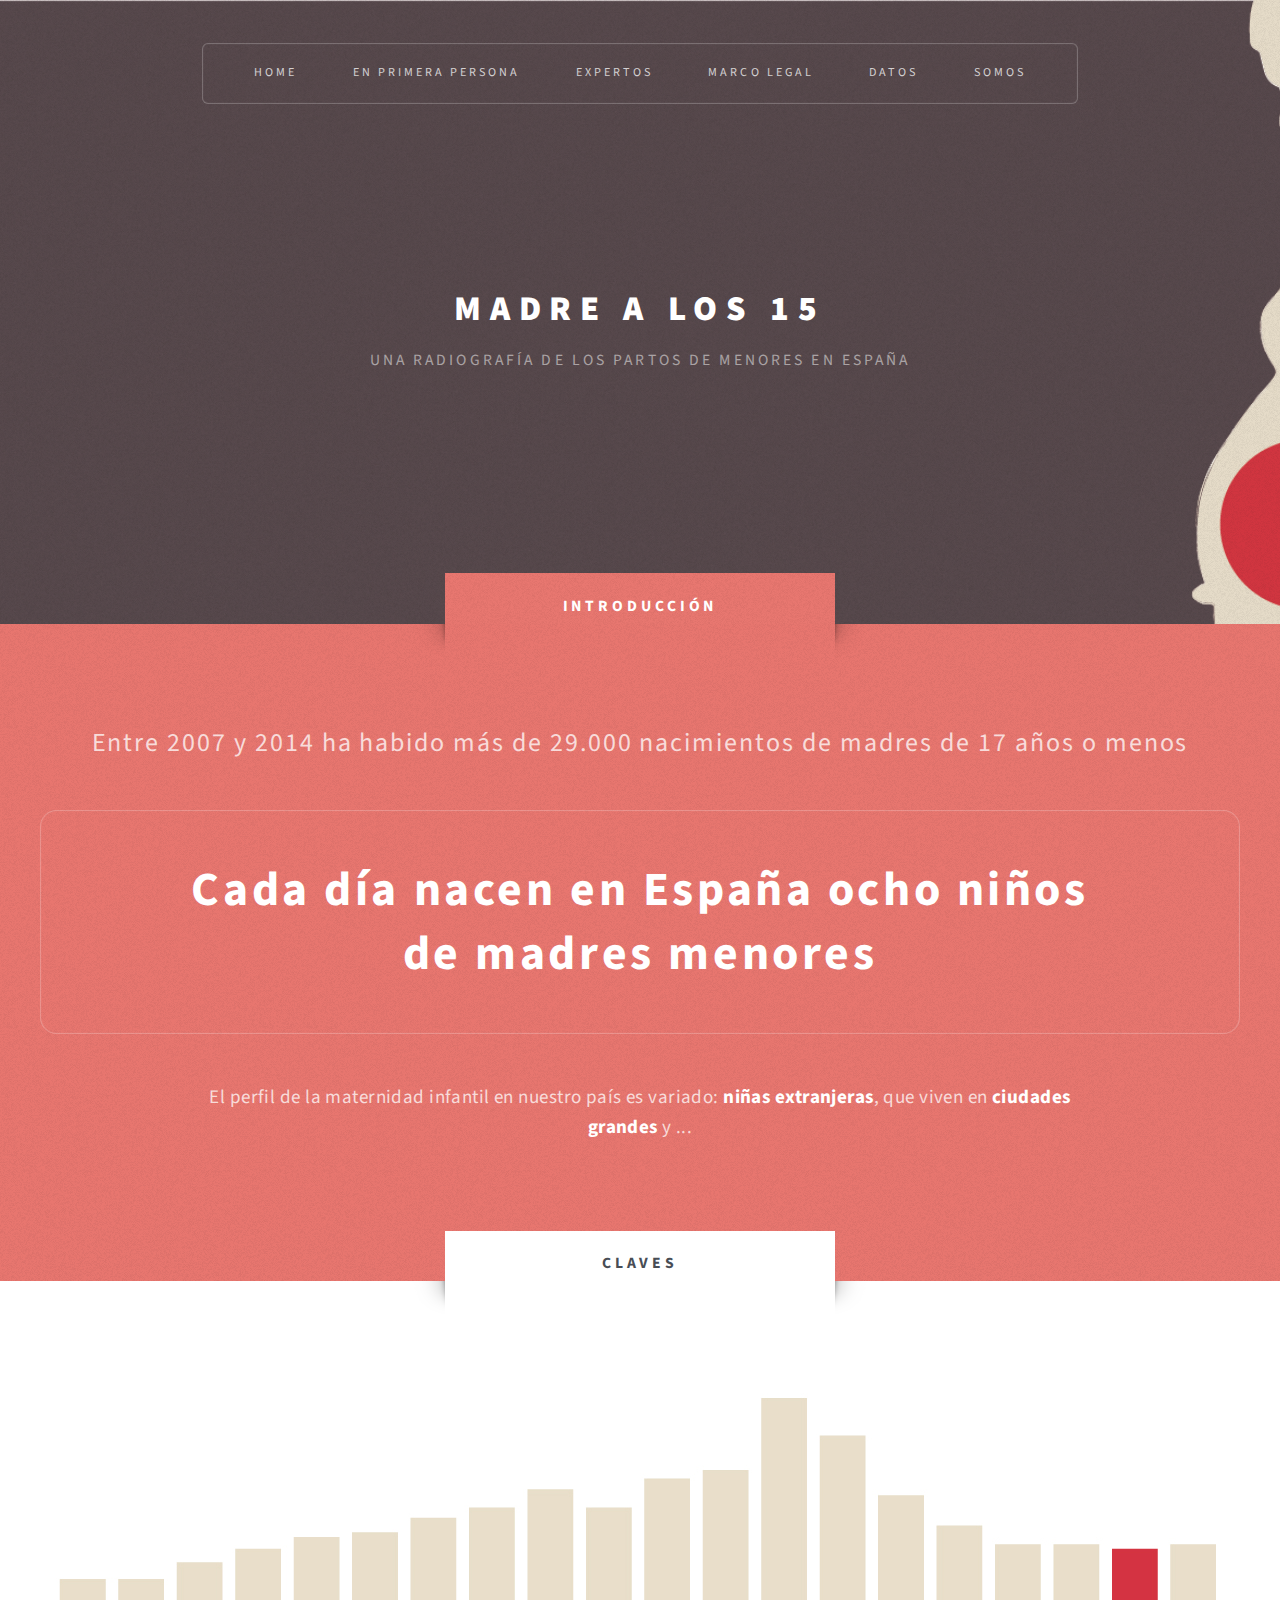
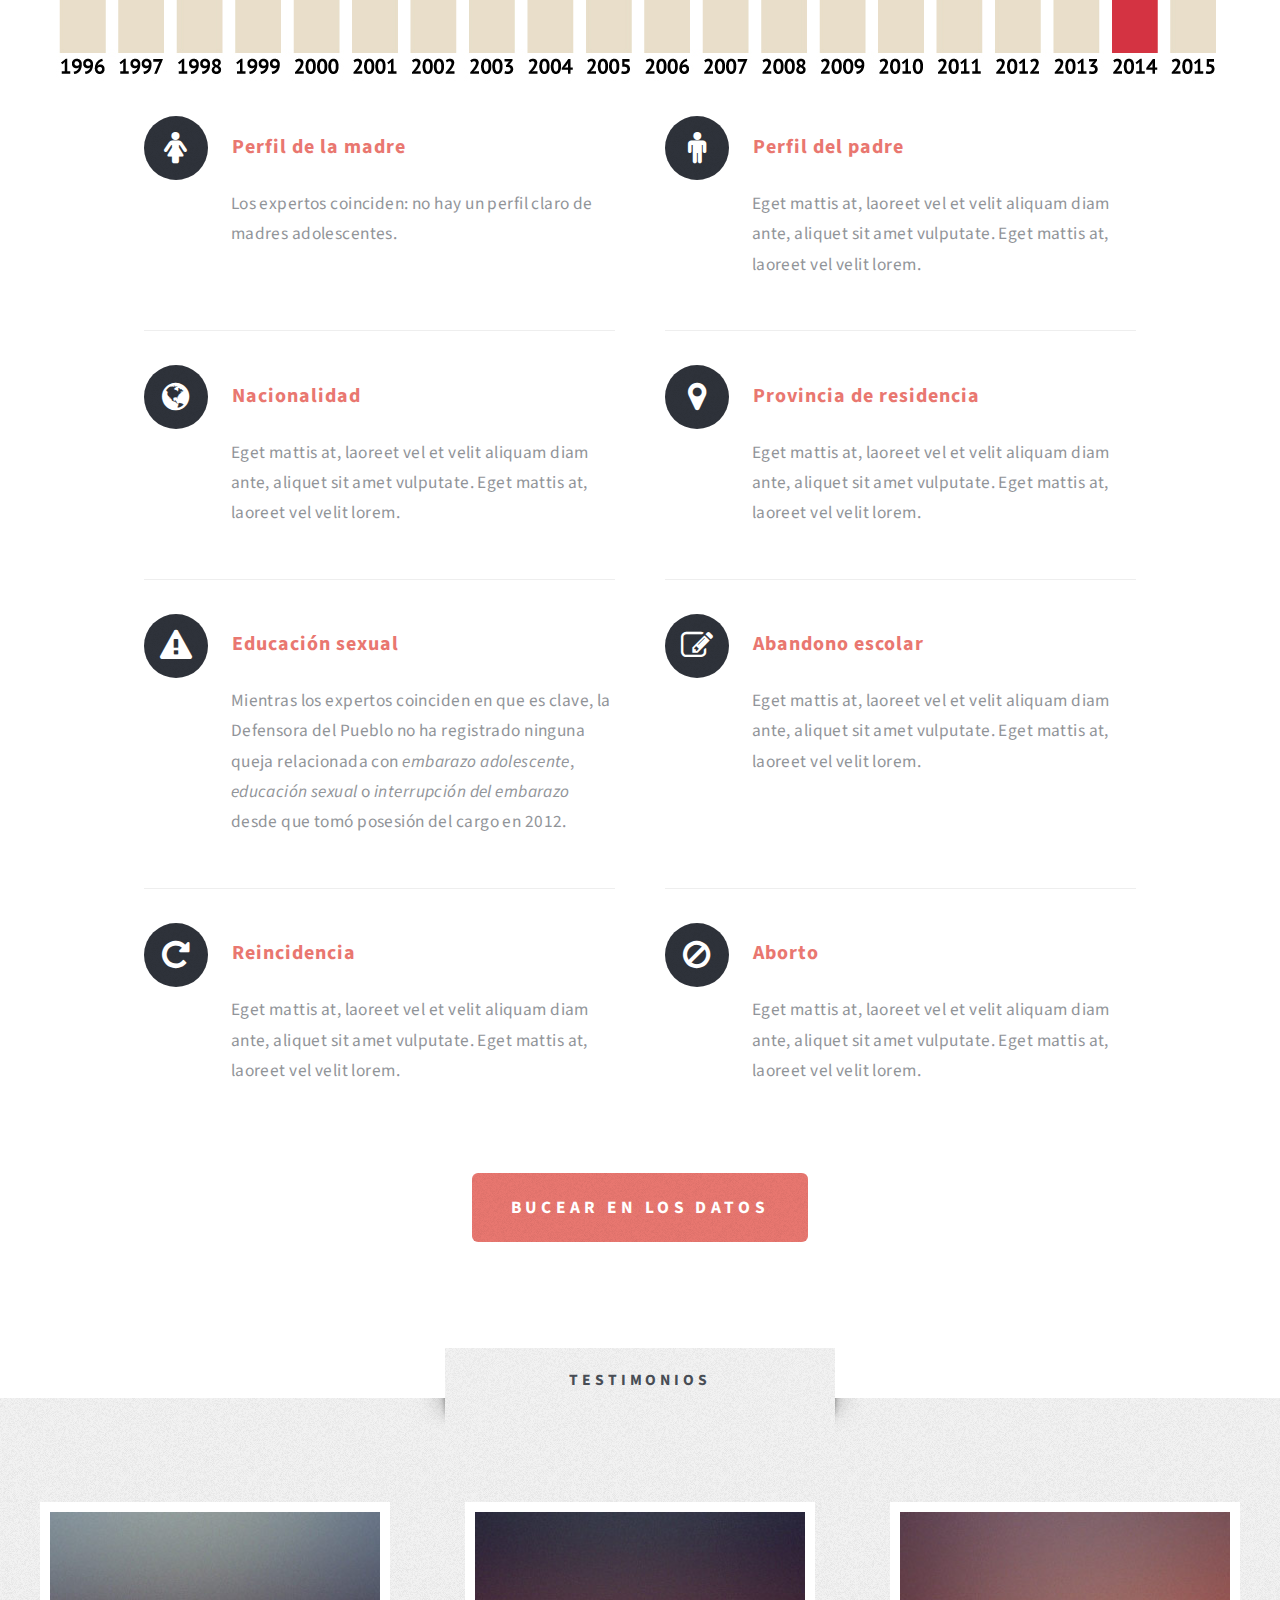
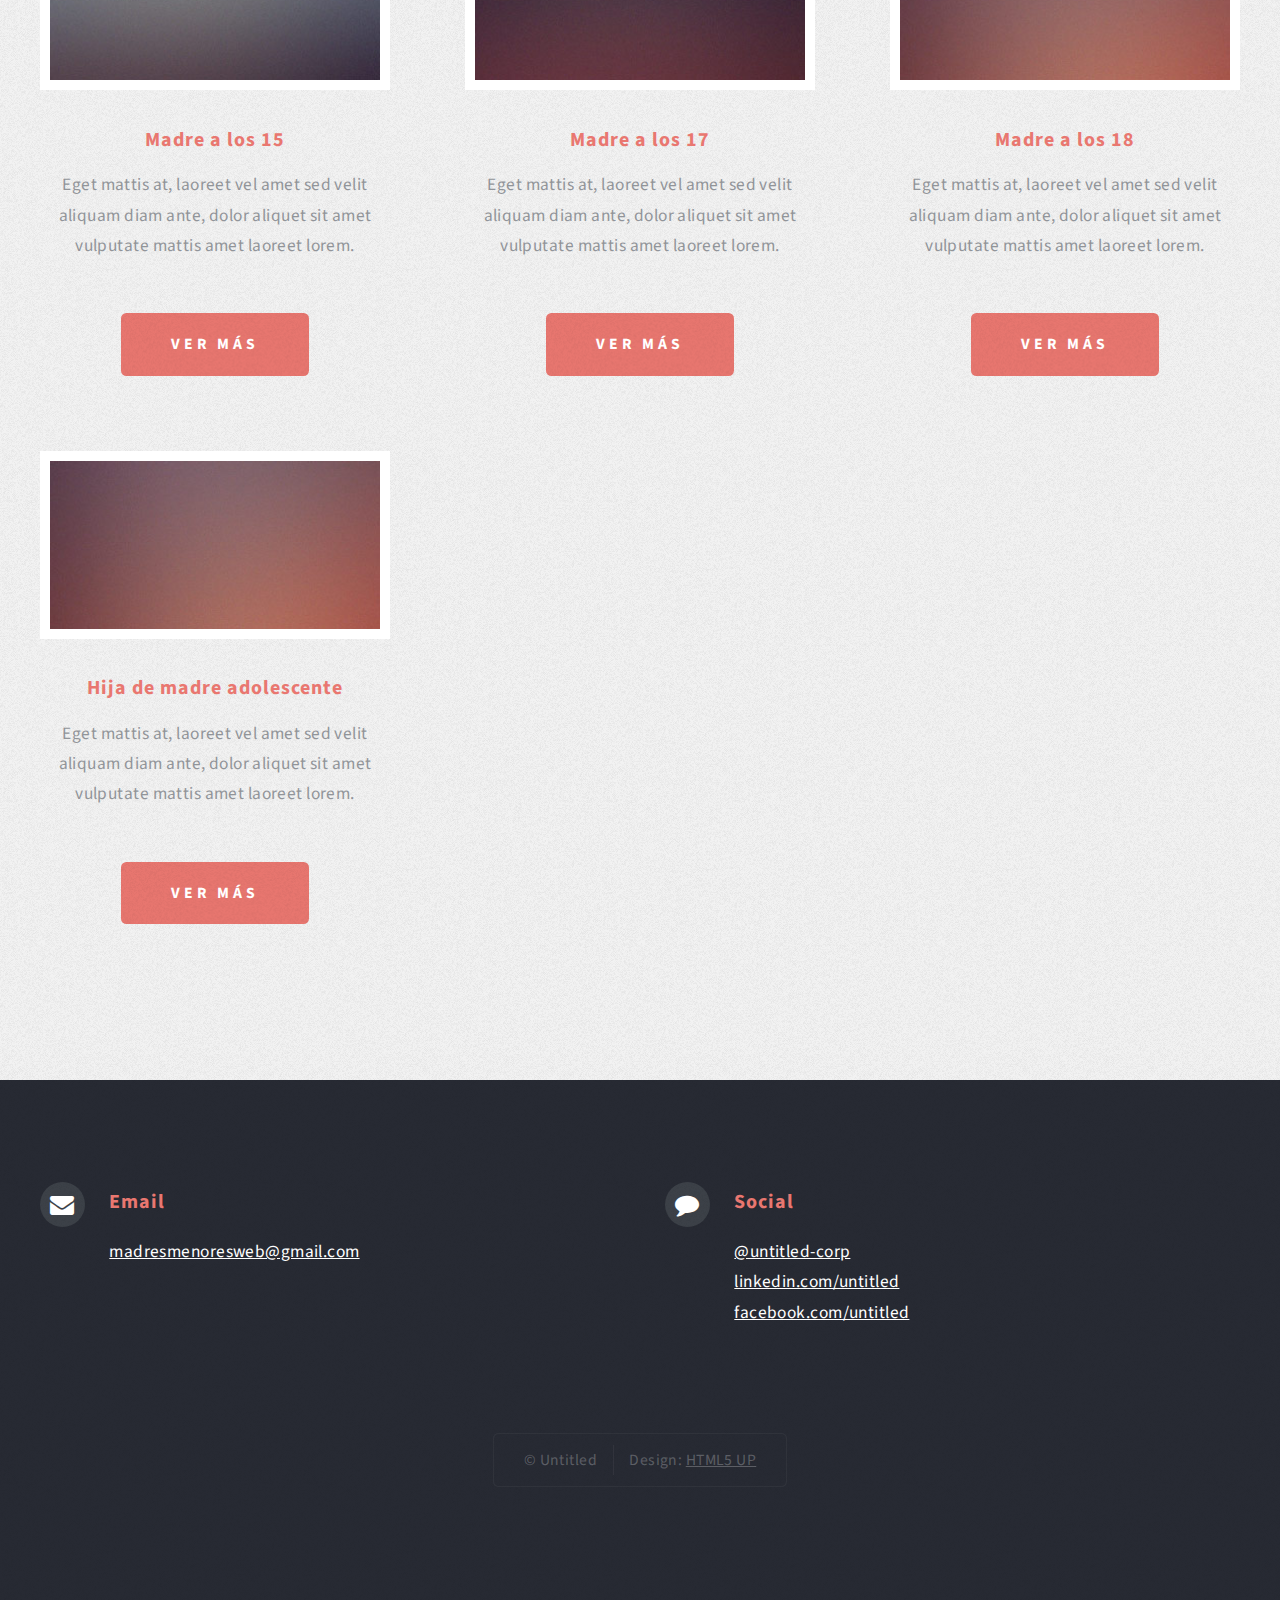
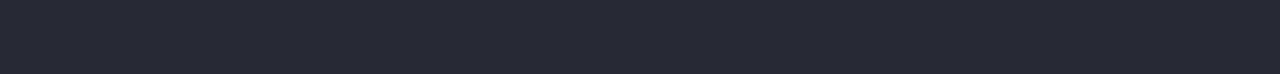
<file: index.html>
<!DOCTYPE HTML>
<!--
	Escape Velocity by HTML5 UP
	html5up.net | @ajlkn
	Free for personal and commercial use under the CCA 3.0 license (html5up.net/license)
-->
<html>
	<head>
		<title>Madre a los 15</title>
		<meta charset="utf-8" />
		<meta name="viewport" content="width=device-width, initial-scale=1" />
		<!--[if lte IE 8]><script src="assets/js/ie/html5shiv.js"></script><![endif]-->
		<link rel="stylesheet" href="assets/css/main.css" />
		<!--[if lte IE 8]><link rel="stylesheet" href="assets/css/ie8.css" /><![endif]-->
		<link rel="apple-touch-icon" sizes="57x57" href="./images/favicon/apple-icon-57x57.png">
		<link rel="apple-touch-icon" sizes="60x60" href="./images/favicon/apple-icon-60x60.png">
		<link rel="apple-touch-icon" sizes="72x72" href="./images/favicon/apple-icon-72x72.png">
		<link rel="apple-touch-icon" sizes="76x76" href="./images/favicon/apple-icon-76x76.png">
		<link rel="apple-touch-icon" sizes="114x114" href="./images/favicon/apple-icon-114x114.png">
		<link rel="apple-touch-icon" sizes="120x120" href="./images/favicon/apple-icon-120x120.png">
		<link rel="apple-touch-icon" sizes="144x144" href="./images/favicon/apple-icon-144x144.png">
		<link rel="apple-touch-icon" sizes="152x152" href="./images/favicon/apple-icon-152x152.png">
		<link rel="apple-touch-icon" sizes="180x180" href="./images/favicon/apple-icon-180x180.png">
		<link rel="icon" type="image/png" sizes="192x192"  href="./images/favicon/android-icon-192x192.png">
		<link rel="icon" type="image/png" sizes="32x32" href="./images/favicon/favicon-32x32.png">
		<link rel="icon" type="image/png" sizes="96x96" href="./images/favicon/favicon-96x96.png">
		<link rel="icon" type="image/png" sizes="16x16" href="./images/favicon/favicon-16x16.png">
		<link rel="manifest" href="./images/favicon/manifest.json">
		<meta name="msapplication-TileColor" content="#ffffff">
		<meta name="msapplication-TileImage" content="./images/favicon/ms-icon-144x144.png">
		<meta name="theme-color" content="#ffffff">
	</head>
	<body class="homepage">
		<div id="page-wrapper">

			<!-- Header -->
				<div id="header-wrapper" class="wrapper">
					<div id="header">

						<!-- Logo -->
							<div id="logo">
								<h1><a href="index.html">Madre a los 15</a></h1>
								<p>Una radiografía de los partos de menores en España</p>
							</div>

						<!-- Nav -->
							<nav id="nav">
								<ul>
									<li class="current"><a href="index.html">Home</a></li>
									<li>
										<a href="#">En primera persona</a>
										<ul>
											<li><a href="testimonio1.html">Madre a los 15</a></li>
											<li><a href="testimonio2.html">Madre a los 17</a></li>
											<li><a href="testimonio3.html">Madre a los 18</a></li>
											<li><a href="testimonio3.html">Hija de madre adolescente</a></li>
											<!-- Ejemplo sub-submenu
											<li>
												<a href="#">Sed consequat</a>
												<ul>
													<li><a href="#">Lorem dolor</a></li>
													<li><a href="#">Amet consequat</a></li>
													<li><a href="#">Magna phasellus</a></li>
													<li><a href="#">Etiam nisl</a></li>
													<li><a href="#">Sed feugiat</a></li>
												</ul>
											</li>
											-->
										</ul>
									</li>
									<li>
										<a href="#">Expertos</a>
										<ul>
											<li><a href="experto1.html">Planificación familiar</a></li>
											<li><a href="experto2.html">Clínicas de aborto</a></li>
											<li><a href="experto3.html">Asociaciones provida</a></li>
											<li><a href="experto4.html">Sociedad de contracepción</a></li>
										</ul>
									</li>
									<li><a href="marco-legal.html">Marco legal</a></li>
									<li><a href="datos.html">Datos</a></li>
									<li><a href="somos.html">Somos</a></li>
								</ul>
							</nav>

					</div>
				</div>

			<!-- Intro -->
				<div id="intro-wrapper" class="wrapper style1">
					<div class="title">Introducción</div>
					<section id="intro" class="container">
						<p class="style1">Entre 2007 y 2014 ha habido más de 29.000 nacimientos de madres de 17 años o menos</p>
						<p class="style2">
							Cada día nacen en España ocho niños<br class="mobile-hide" /> de madres menores
							<!-- Salto de linea para desktop
							<br class="mobile-hide" />
							-->
						</p>
						<p class="style3">El perfil de la maternidad infantil en nuestro país es variado: <strong>niñas extranjeras</strong>, que viven en <strong>ciudades grandes</strong> y ...
						<!--
						<strong>CSS3</strong>, and released for
						free under the <a href="http://html5up.net/license">Creative Commons Attribution 3.0 license</a>, so use it for any of
						your personal or commercial projects &ndash; just be sure to credit us!</p>
						<ul class="actions">
							<li><a href="#" class="button style3 big">Saber más</a></li>
						</ul>
						-->
					</section>
				</div>

			<!-- Main -->
				<div class="wrapper style2">
					<div class="title">Claves</div>
					<div id="main" class="container">

						<!-- Image -->
							<a href="#" class="image featured">
								<img src="images/pic01.jpg" alt="" />
							</a>

						<!-- Features -->
							<section id="features">
								<!--
								<header class="style1">
									<h2>Dolor consequat feugiat amet veroeros</h2>
									<p>Feugiat dolor nullam orci pretium phasellus justo</p>
								</header>
								-->
								<div class="feature-list">
									<div class="row">

										<!-- Para elegir el "fa-*" ir a: http://astronautweb.co/snippet/font-awesome/ -->
										<div class="6u 12u(mobile)">
											<section>
												<h3 class="icon fa-female">Perfil de la madre</h3>
												<p>Los expertos coinciden: no hay un perfil claro de madres adolescentes.</p>
											</section>
										</div>
										<div class="6u 12u(mobile)">
											<section>
												<h3 class="icon fa-male">Perfil del padre</h3>
												<p>Eget mattis at, laoreet vel et velit aliquam diam ante, aliquet sit amet vulputate. Eget mattis at, laoreet vel velit lorem.</p>
											</section>
										</div>
									</div>
									<div class="row">
										<div class="6u 12u(mobile)">
											<section>
												<h3 class="icon fa-globe">Nacionalidad</h3>
												<p>Eget mattis at, laoreet vel et velit aliquam diam ante, aliquet sit amet vulputate. Eget mattis at, laoreet vel velit lorem.</p>
											</section>
										</div>
										<div class="6u 12u(mobile)">
											<section>
												<h3 class="icon fa-map-marker">Provincia de residencia</h3>
												<p>Eget mattis at, laoreet vel et velit aliquam diam ante, aliquet sit amet vulputate. Eget mattis at, laoreet vel velit lorem.</p>
											</section>
										</div>
									</div>
									<div class="row">
										<div class="6u 12u(mobile)">
											<section>
												<h3 class="icon fa-exclamation-triangle">Educación sexual</h3>
												<p>Mientras los expertos coinciden en que es clave, la Defensora del Pueblo no ha registrado ninguna queja relacionada con <i>embarazo adolescente</i>, <i>educación sexual</i> o <i>interrupción del embarazo</i> desde que tomó posesión del cargo en 2012.</p>
											</section>
										</div>
										<div class="6u 12u(mobile)">
											<section>
												<h3 class="icon fa-pencil-square-o">Abandono escolar</h3>
												<p>Eget mattis at, laoreet vel et velit aliquam diam ante, aliquet sit amet vulputate. Eget mattis at, laoreet vel velit lorem.</p>
											</section>
										</div>
									</div>
									<div class="row">
										<div class="6u 12u(mobile)">
											<section>
												<h3 class="icon fa-repeat">Reincidencia</h3>
												<p>Eget mattis at, laoreet vel et velit aliquam diam ante, aliquet sit amet vulputate. Eget mattis at, laoreet vel velit lorem.</p>
											</section>
										</div>
										<div class="6u 12u(mobile)">
											<section>
												<h3 class="icon fa-ban">Aborto</h3>
												<p>Eget mattis at, laoreet vel et velit aliquam diam ante, aliquet sit amet vulputate. Eget mattis at, laoreet vel velit lorem.</p>
											</section>
										</div>
									</div>
								</div>
								<ul class="actions actions-centered">
									<li><a href="datos.html" class="button style1 big">Bucear en los datos</a></li>
									<!--
									<li><a href="#" class="button style2 big">More Info</a></li>
									-->
								</ul>
							</section>

					</div>
				</div>


			<!-- Highlights -->
				<div class="wrapper style3">
					<div class="title">Testimonios</div>
					<div id="highlights" class="container">
						<div class="row 150%">
							<div class="4u 12u(mobile)">
								<section class="highlight">
									<a href="testimonio1.html" class="image featured"><img src="images/pic02.jpg" alt="" /></a>
									<h3><a href="testimonio1.html">Madre a los 15</a></h3>
									<p>Eget mattis at, laoreet vel amet sed velit aliquam diam ante, dolor aliquet sit amet vulputate mattis amet laoreet lorem.</p>
									<ul class="actions">
										<li><a href="testimonio1.html" class="button style1">Ver más</a></li>
									</ul>
								</section>
							</div>
							<div class="4u 12u(mobile)">
								<section class="highlight">
									<a href="testimonio2.html" class="image featured"><img src="images/pic03.jpg" alt="" /></a>
									<h3><a href="testimonio2.html">Madre a los 17</a></h3>
									<p>Eget mattis at, laoreet vel amet sed velit aliquam diam ante, dolor aliquet sit amet vulputate mattis amet laoreet lorem.</p>
									<ul class="actions">
										<li><a href="testimonio2.html" class="button style1">Ver más</a></li>
									</ul>
								</section>
							</div>
							<div class="4u 12u(mobile)">
								<section class="highlight">
									<a href="testimonio3.html" class="image featured"><img src="images/pic04.jpg" alt="" /></a>
									<h3><a href="testimonio3.html">Madre a los 18</a></h3>
									<p>Eget mattis at, laoreet vel amet sed velit aliquam diam ante, dolor aliquet sit amet vulputate mattis amet laoreet lorem.</p>
									<ul class="actions">
										<li><a href="testimonio3.html" class="button style1">Ver más</a></li>
									</ul>
								</section>
							</div>
							<div class="4u 12u(mobile)">
								<section class="highlight">
									<a href="testimonio3.html" class="image featured"><img src="images/pic04.jpg" alt="" /></a>
									<h3><a href="testimonio3.html">Hija de madre adolescente</a></h3>
									<p>Eget mattis at, laoreet vel amet sed velit aliquam diam ante, dolor aliquet sit amet vulputate mattis amet laoreet lorem.</p>
									<ul class="actions">
										<li><a href="testimonio3.html" class="button style1">Ver más</a></li>
									</ul>
								</section>
							</div>
						</div>
					</div>
				</div>

			<!-- Footer -->
				<div id="footer-wrapper" class="wrapper">
					<!--
					<div class="title">The Rest Of It</div>
					-->
					<div id="footer" class="container">
						<!--
						<header class="style1">
							<h2>Ipsum sapien elementum portitor?</h2>
							<p>
								Sed turpis tortor, tincidunt sed ornare in metus porttitor mollis nunc in aliquet.<br />
								Nam pharetra laoreet imperdiet volutpat etiam consequat feugiat.
							</p>
						</header>
						-->
						<!--
						<hr />
						-->
						<div class="row 150%">
							<!--
							<div class="6u 12u(mobile)">
							-->
								<!-- Contact Form -->
								<!--
									<section>
										<form method="post" action="#">
											<div class="row 50%">
												<div class="6u 12u(mobile)">
													<input type="text" name="name" id="contact-name" placeholder="Name" />
												</div>
												<div class="6u 12u(mobile)">
													<input type="text" name="email" id="contact-email" placeholder="Email" />
												</div>
											</div>
											<div class="row 50%">
												<div class="12u">
													<textarea name="message" id="contact-message" placeholder="Message" rows="4"></textarea>
												</div>
											</div>
											<div class="row">
												<div class="12u">
													<ul class="actions">
														<li><input type="submit" class="style1" value="Send" /></li>
														<li><input type="reset" class="style2" value="Reset" /></li>
													</ul>
												</div>
											</div>
										</form>
									</section>
									-->
							<!--
							</div>
							-->
							<div class="12u 12u(mobile)">

								<!-- Contact -->
									<section class="feature-list small">
										<div class="row">
											<!--
											<div class="6u 12u(mobile)">
												<section>
													<h3 class="icon fa-home">Mailing Address</h3>
													<p>
														Untitled Corporation<br />
														1234 Somewhere Rd #987<br />
														Nashville, TN 00000-0000
													</p>
												</section>
											</div>
											-->
											<div class="6u 12u(mobile)">
												<section>
													<h3 class="icon fa-envelope">Email</h3>
													<p>
														<a href="mailto:madresmenoresweb@gmail.com">madresmenoresweb@gmail.com</a>
													</p>
												</section>
											</div>
											<div class="6u 12u(mobile)">
												<section>
													<h3 class="icon fa-comment">Social</h3>
													<p>
														<a href="#">@untitled-corp</a><br />
														<a href="#">linkedin.com/untitled</a><br />
														<a href="#">facebook.com/untitled</a>
													</p>
												</section>
											</div>
										</div>
										<!--
										<div class="row">
											<div class="6u 12u(mobile)">
												<section>
													<h3 class="icon fa-envelope">Email</h3>
													<p>
														<a href="#">madresmenoresweb@gmail.com</a>
													</p>
												</section>
											</div>
											<div class="6u 12u(mobile)">
												<section>
													<h3 class="icon fa-phone">Phone</h3>
													<p>
														(000) 555-0000
													</p>
												</section>
											</div>
										</div>
										-->
									</section>

							</div>
						</div>
						<!--
						<hr />
						-->
					</div>
					<div id="copyright">
						<ul>
							<li>&copy; Untitled</li><li>Design: <a href="http://html5up.net">HTML5 UP</a></li>
						</ul>
					</div>
				</div>

		</div>

		<!-- Scripts -->

			<script src="assets/js/jquery.min.js"></script>
			<script src="assets/js/jquery.dropotron.min.js"></script>
			<script src="assets/js/skel.min.js"></script>
			<script src="assets/js/skel-viewport.min.js"></script>
			<script src="assets/js/util.js"></script>
			<!--[if lte IE 8]><script src="assets/js/ie/respond.min.js"></script><![endif]-->
			<script src="assets/js/main.js"></script>

	</body>
</html>
</file>
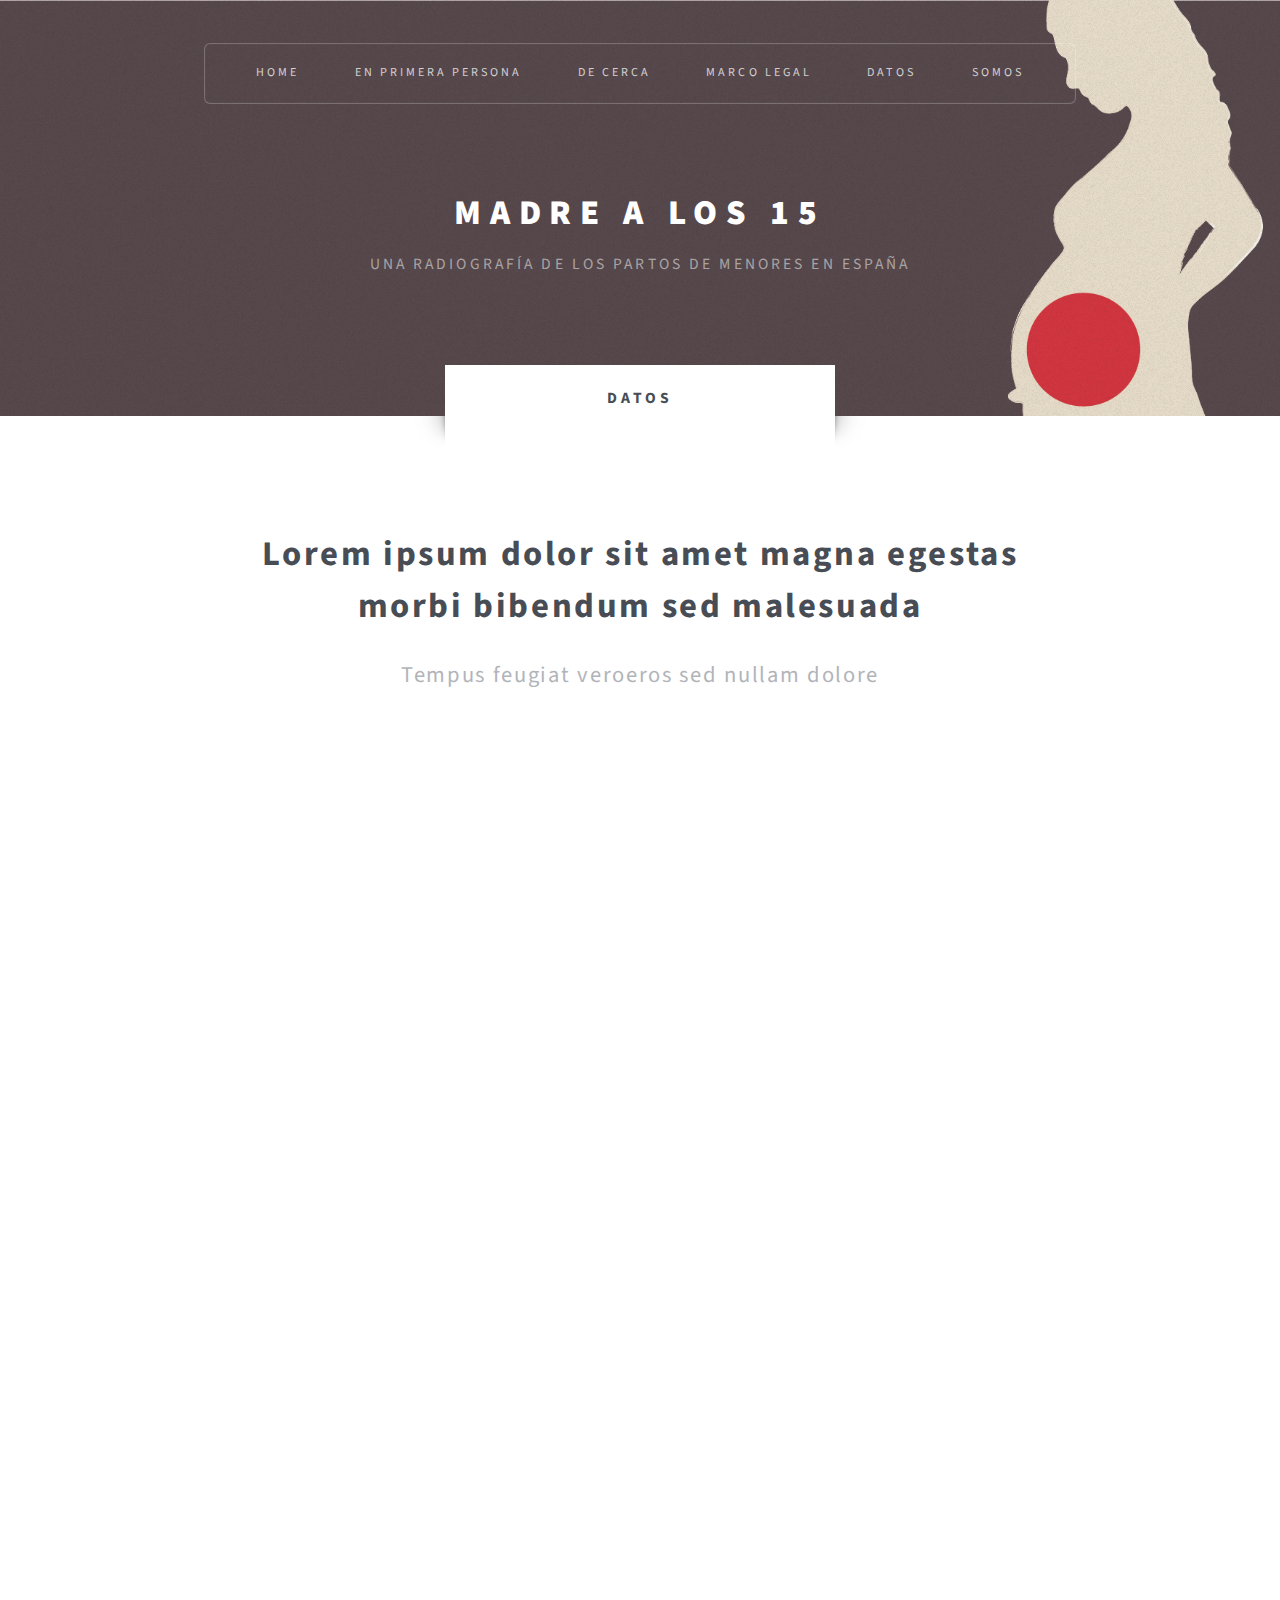
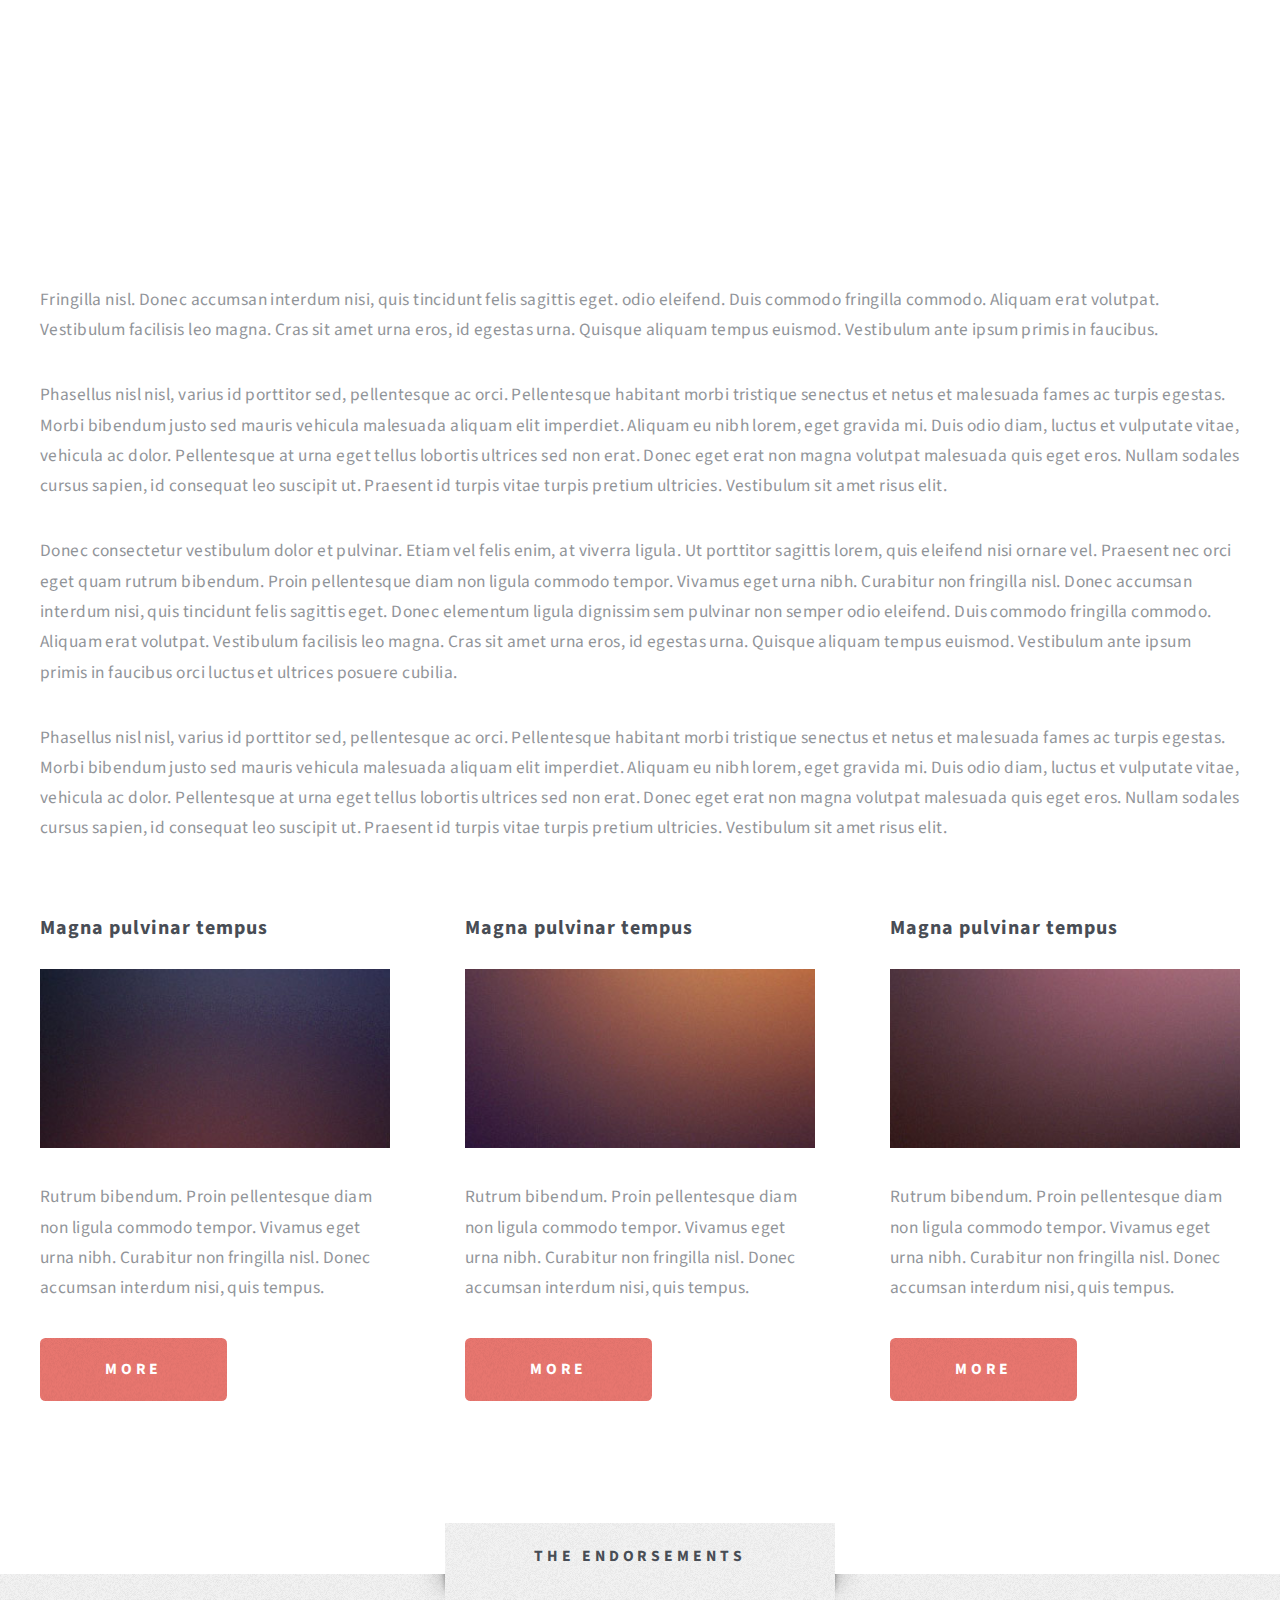
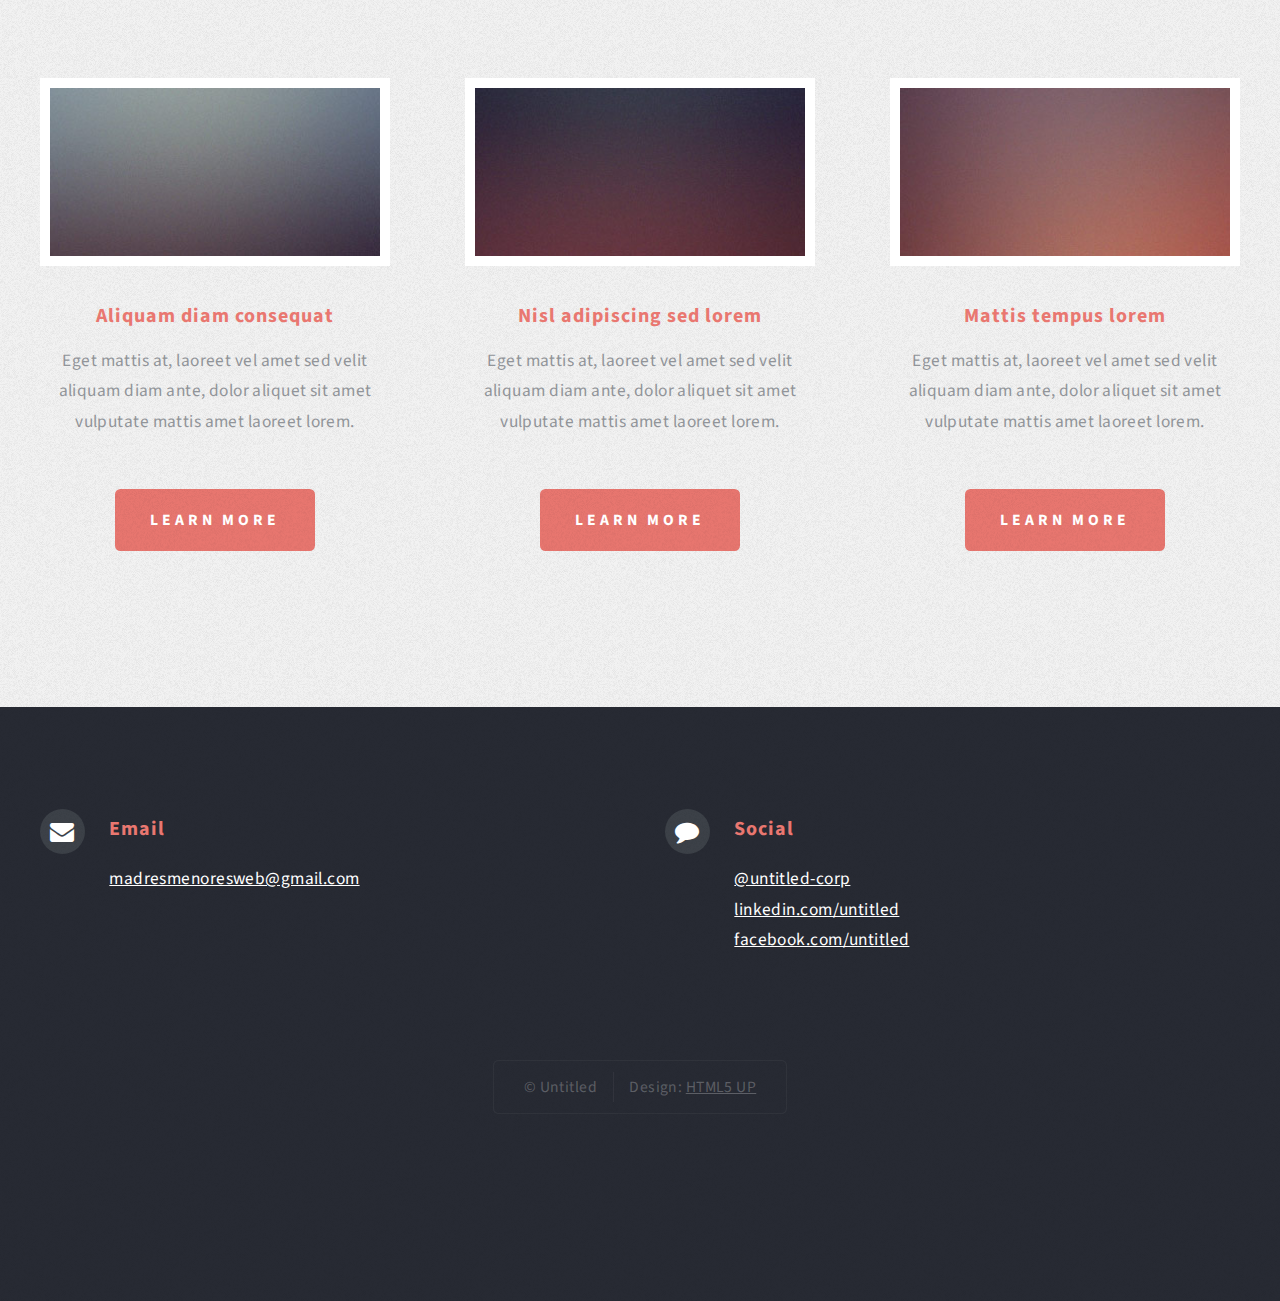
<file: datos.html>
<!DOCTYPE HTML>
<!--
	Escape Velocity by HTML5 UP
	html5up.net | @ajlkn
	Free for personal and commercial use under the CCA 3.0 license (html5up.net/license)
-->
<html>
	<head>
		<title>Madre a los 15 - Datos</title>
		<meta charset="utf-8" />
		<meta name="viewport" content="width=device-width, initial-scale=1" />
		<!--[if lte IE 8]><script src="assets/js/ie/html5shiv.js"></script><![endif]-->
		<link rel="stylesheet" href="assets/css/main.css" />
		<!--[if lte IE 8]><link rel="stylesheet" href="assets/css/ie8.css" /><![endif]-->
		<link rel="apple-touch-icon" sizes="57x57" href="./images/favicon/apple-icon-57x57.png">
		<link rel="apple-touch-icon" sizes="60x60" href="./images/favicon/apple-icon-60x60.png">
		<link rel="apple-touch-icon" sizes="72x72" href="./images/favicon/apple-icon-72x72.png">
		<link rel="apple-touch-icon" sizes="76x76" href="./images/favicon/apple-icon-76x76.png">
		<link rel="apple-touch-icon" sizes="114x114" href="./images/favicon/apple-icon-114x114.png">
		<link rel="apple-touch-icon" sizes="120x120" href="./images/favicon/apple-icon-120x120.png">
		<link rel="apple-touch-icon" sizes="144x144" href="./images/favicon/apple-icon-144x144.png">
		<link rel="apple-touch-icon" sizes="152x152" href="./images/favicon/apple-icon-152x152.png">
		<link rel="apple-touch-icon" sizes="180x180" href="./images/favicon/apple-icon-180x180.png">
		<link rel="icon" type="image/png" sizes="192x192"  href="./images/favicon/android-icon-192x192.png">
		<link rel="icon" type="image/png" sizes="32x32" href="./images/favicon/favicon-32x32.png">
		<link rel="icon" type="image/png" sizes="96x96" href="./images/favicon/favicon-96x96.png">
		<link rel="icon" type="image/png" sizes="16x16" href="./images/favicon/favicon-16x16.png">
		<link rel="manifest" href="./images/favicon/manifest.json">
		<meta name="msapplication-TileColor" content="#ffffff">
		<meta name="msapplication-TileImage" content="./images/favicon/ms-icon-144x144.png">
		<meta name="theme-color" content="#ffffff">
	</head>
	<body class="no-sidebar">
		<div id="page-wrapper">

			<!-- Header -->
				<div id="header-wrapper" class="wrapper">
					<div id="header">

						<!-- Logo -->
							<div id="logo">
								<h1><a href="index.html">Madre a los 15</a></h1>
								<p>Una radiografía de los partos de menores en España</p>
							</div>

						<!-- Nav -->
							<nav id="nav">
								<ul>
									<li class="current"><a href="index.html">Home</a></li>
									<li>
										<a href="#">En primera persona</a>
										<ul>
											<li><a href="testimonio1.html">Testimonio 1</a></li>
											<li><a href="testimonio2.html">Testimonio 2</a></li>
											<li><a href="testimonio3.html">Testimonio 3</a></li>
											<!-- Ejemplo sub-submenu
											<li>
												<a href="#">Sed consequat</a>
												<ul>
													<li><a href="#">Lorem dolor</a></li>
													<li><a href="#">Amet consequat</a></li>
													<li><a href="#">Magna phasellus</a></li>
													<li><a href="#">Etiam nisl</a></li>
													<li><a href="#">Sed feugiat</a></li>
												</ul>
											</li>
											-->
										</ul>
									</li>
									<li>
										<a href="#">De cerca</a>
										<ul>
											<li><a href="experto1.html">Experto 1</a></li>
											<li><a href="experto2.html">Experto 2</a></li>
											<li><a href="experto3.html">Experto 3</a></li>
											<li><a href="experto4.html">Experto 4</a></li>
										</ul>
									</li>
									<li><a href="marco-legal.html">Marco legal</a></li>
									<li><a href="datos.html">Datos</a></li>
									<li><a href="somos.html">Somos</a></li>
								</ul>
							</nav>

					</div>
				</div>


			<!-- Main -->
				<div class="wrapper style2">
					<div class="title">Datos</div>
					<div id="main" class="container">

						<!-- Content -->
							<div id="content">
								<article class="box post">
									<header class="style1">
										<h2>Lorem ipsum dolor sit amet magna egestas<br class="mobile-hide" />
										morbi bibendum sed malesuada</h2>
										<p>Tempus feugiat veroeros sed nullam dolore</p>
									</header>
									<!--<a href="#" class="image featured">
										<img src="images/pic01.jpg" alt="" />
									</a>-->
									<iframe width="100%" height="520" frameborder="0" src="https://cartonacho.carto.com/builder/f25df016-be25-11e6-8472-0ee66e2c9693/embed" allowfullscreen webkitallowfullscreen mozallowfullscreen oallowfullscreen msallowfullscreen></iframe>
									<iframe id="datawrapper-chart-bnvPd" src="//datawrapper.dwcdn.net/bnvPd/1/" frameborder="0" allowtransparency="true" allowfullscreen="allowfullscreen" webkitallowfullscreen="webkitallowfullscreen" mozallowfullscreen="mozallowfullscreen" oallowfullscreen="oallowfullscreen" msallowfullscreen="msallowfullscreen" width="100%" height="600"></iframe><script type="text/javascript">"undefined"==typeof window.datawrapper&&(window.datawrapper={}),window.datawrapper["bnvPd"]={},window.datawrapper["bnvPd"].embedDeltas={"100":624.8,"200":599.8,"300":599.8,"400":599.8,"500":599.8,"600":599.8,"700":599.8,"800":599.8,"900":599.8,"1000":599.8},window.datawrapper["bnvPd"].iframe=document.getElementById("datawrapper-chart-bnvPd"),window.datawrapper["bnvPd"].iframe.style.height=window.datawrapper["bnvPd"].embedDeltas[Math.min(1e3,Math.max(100*Math.floor(window.datawrapper["bnvPd"].iframe.offsetWidth/100),100))]+"px",window.addEventListener("message",function(a){if("undefined"!=typeof a.data["datawrapper-height"])for(var b in a.data["datawrapper-height"])"bnvPd"==b&&(window.datawrapper["bnvPd"].iframe.style.height=a.data["datawrapper-height"][b]+"px")});</script>
									<p>Fringilla nisl. Donec accumsan interdum nisi, quis tincidunt felis sagittis eget.
									odio eleifend. Duis commodo fringilla commodo. Aliquam erat volutpat. Vestibulum
									facilisis leo magna. Cras sit amet urna eros, id egestas urna. Quisque aliquam
									tempus euismod. Vestibulum ante ipsum primis in faucibus.</p>
									<p>Phasellus nisl nisl, varius id porttitor sed, pellentesque ac orci. Pellentesque
									habitant morbi tristique senectus et netus et malesuada fames ac turpis egestas. Morbi
									bibendum justo sed mauris vehicula malesuada aliquam elit imperdiet. Aliquam eu nibh
									lorem, eget gravida mi. Duis odio diam, luctus et vulputate vitae, vehicula ac dolor.
									Pellentesque at urna eget tellus lobortis ultrices sed non erat. Donec eget erat non
									magna volutpat malesuada quis eget eros. Nullam sodales cursus sapien, id consequat
									leo suscipit ut. Praesent id turpis vitae turpis pretium ultricies. Vestibulum sit
									amet risus elit.</p>
									<p>Donec consectetur vestibulum dolor et pulvinar. Etiam vel felis enim, at viverra
									ligula. Ut porttitor sagittis lorem, quis eleifend nisi ornare vel. Praesent nec orci
									eget quam rutrum bibendum. Proin pellentesque diam non ligula commodo tempor. Vivamus
									eget urna nibh. Curabitur non fringilla nisl. Donec accumsan interdum nisi, quis
									tincidunt felis sagittis eget. Donec elementum ligula dignissim sem pulvinar non semper
									odio eleifend. Duis commodo fringilla commodo. Aliquam erat volutpat. Vestibulum
									facilisis leo magna. Cras sit amet urna eros, id egestas urna. Quisque aliquam
									tempus euismod. Vestibulum ante ipsum primis in faucibus orci luctus et ultrices
									posuere cubilia.</p>
									<p>Phasellus nisl nisl, varius id porttitor sed, pellentesque ac orci. Pellentesque
									habitant morbi tristique senectus et netus et malesuada fames ac turpis egestas. Morbi
									bibendum justo sed mauris vehicula malesuada aliquam elit imperdiet. Aliquam eu nibh
									lorem, eget gravida mi. Duis odio diam, luctus et vulputate vitae, vehicula ac dolor.
									Pellentesque at urna eget tellus lobortis ultrices sed non erat. Donec eget erat non
									magna volutpat malesuada quis eget eros. Nullam sodales cursus sapien, id consequat
									leo suscipit ut. Praesent id turpis vitae turpis pretium ultricies. Vestibulum sit
									amet risus elit.</p>
								</article>
								<div class="row 150%">
									<div class="4u 12u(mobile)">
										<section class="box">
											<header>
												<h2>Magna pulvinar tempus</h2>
											</header>
											<a href="#" class="image featured"><img src="images/pic05.jpg" alt="" /></a>
											<p>Rutrum bibendum. Proin pellentesque diam non ligula commodo tempor. Vivamus
											eget urna nibh. Curabitur non fringilla nisl. Donec accumsan interdum nisi, quis
											tempus.</p>
											<a href="#" class="button style1">More</a>
										</section>
									</div>
									<div class="4u 12u(mobile)">
										<section class="box">
											<header>
												<h2>Magna pulvinar tempus</h2>
											</header>
											<a href="#" class="image featured"><img src="images/pic06.jpg" alt="" /></a>
											<p>Rutrum bibendum. Proin pellentesque diam non ligula commodo tempor. Vivamus
											eget urna nibh. Curabitur non fringilla nisl. Donec accumsan interdum nisi, quis
											tempus.</p>
											<a href="#" class="button style1">More</a>
										</section>
									</div>
									<div class="4u 12u(mobile)">
										<section class="box">
											<header>
												<h2>Magna pulvinar tempus</h2>
											</header>
											<a href="#" class="image featured"><img src="images/pic07.jpg" alt="" /></a>
											<p>Rutrum bibendum. Proin pellentesque diam non ligula commodo tempor. Vivamus
											eget urna nibh. Curabitur non fringilla nisl. Donec accumsan interdum nisi, quis
											tempus.</p>
											<a href="#" class="button style1">More</a>
										</section>
									</div>
								</div>
							</div>

					</div>
				</div>

			<!-- Highlights -->
				<div class="wrapper style3">
					<div class="title">The Endorsements</div>
					<div id="highlights" class="container">
						<div class="row 150%">
							<div class="4u 12u(mobile)">
								<section class="highlight">
									<a href="#" class="image featured"><img src="images/pic02.jpg" alt="" /></a>
									<h3><a href="#">Aliquam diam consequat</a></h3>
									<p>Eget mattis at, laoreet vel amet sed velit aliquam diam ante, dolor aliquet sit amet vulputate mattis amet laoreet lorem.</p>
									<ul class="actions">
										<li><a href="#" class="button style1">Learn More</a></li>
									</ul>
								</section>
							</div>
							<div class="4u 12u(mobile)">
								<section class="highlight">
									<a href="#" class="image featured"><img src="images/pic03.jpg" alt="" /></a>
									<h3><a href="#">Nisl adipiscing sed lorem</a></h3>
									<p>Eget mattis at, laoreet vel amet sed velit aliquam diam ante, dolor aliquet sit amet vulputate mattis amet laoreet lorem.</p>
									<ul class="actions">
										<li><a href="#" class="button style1">Learn More</a></li>
									</ul>
								</section>
							</div>
							<div class="4u 12u(mobile)">
								<section class="highlight">
									<a href="#" class="image featured"><img src="images/pic04.jpg" alt="" /></a>
									<h3><a href="#">Mattis tempus lorem</a></h3>
									<p>Eget mattis at, laoreet vel amet sed velit aliquam diam ante, dolor aliquet sit amet vulputate mattis amet laoreet lorem.</p>
									<ul class="actions">
										<li><a href="#" class="button style1">Learn More</a></li>
									</ul>
								</section>
							</div>
						</div>
					</div>
				</div>

			<!-- Footer -->
				<div id="footer-wrapper" class="wrapper">
					<!--
					<div class="title">The Rest Of It</div>
					-->
					<div id="footer" class="container">
						<!--
						<header class="style1">
							<h2>Ipsum sapien elementum portitor?</h2>
							<p>
								Sed turpis tortor, tincidunt sed ornare in metus porttitor mollis nunc in aliquet.<br />
								Nam pharetra laoreet imperdiet volutpat etiam consequat feugiat.
							</p>
						</header>
						-->
						<!--
						<hr />
						-->
						<div class="row 150%">
							<!--
							<div class="6u 12u(mobile)">
							-->
								<!-- Contact Form -->
								<!--
									<section>
										<form method="post" action="#">
											<div class="row 50%">
												<div class="6u 12u(mobile)">
													<input type="text" name="name" id="contact-name" placeholder="Name" />
												</div>
												<div class="6u 12u(mobile)">
													<input type="text" name="email" id="contact-email" placeholder="Email" />
												</div>
											</div>
											<div class="row 50%">
												<div class="12u">
													<textarea name="message" id="contact-message" placeholder="Message" rows="4"></textarea>
												</div>
											</div>
											<div class="row">
												<div class="12u">
													<ul class="actions">
														<li><input type="submit" class="style1" value="Send" /></li>
														<li><input type="reset" class="style2" value="Reset" /></li>
													</ul>
												</div>
											</div>
										</form>
									</section>
									-->
							<!--
							</div>
							-->
							<div class="12u 12u(mobile)">

								<!-- Contact -->
									<section class="feature-list small">
										<div class="row">
											<!--
											<div class="6u 12u(mobile)">
												<section>
													<h3 class="icon fa-home">Mailing Address</h3>
													<p>
														Untitled Corporation<br />
														1234 Somewhere Rd #987<br />
														Nashville, TN 00000-0000
													</p>
												</section>
											</div>
											-->
											<div class="6u 12u(mobile)">
												<section>
													<h3 class="icon fa-envelope">Email</h3>
													<p>
														<a href="mailto:madresmenoresweb@gmail.com">madresmenoresweb@gmail.com</a>
													</p>
												</section>
											</div>
											<div class="6u 12u(mobile)">
												<section>
													<h3 class="icon fa-comment">Social</h3>
													<p>
														<a href="#">@untitled-corp</a><br />
														<a href="#">linkedin.com/untitled</a><br />
														<a href="#">facebook.com/untitled</a>
													</p>
												</section>
											</div>
										</div>
										<!--
										<div class="row">
											<div class="6u 12u(mobile)">
												<section>
													<h3 class="icon fa-envelope">Email</h3>
													<p>
														<a href="#">madresmenoresweb@gmail.com</a>
													</p>
												</section>
											</div>
											<div class="6u 12u(mobile)">
												<section>
													<h3 class="icon fa-phone">Phone</h3>
													<p>
														(000) 555-0000
													</p>
												</section>
											</div>
										</div>
										-->
									</section>

							</div>
						</div>
						<!--
						<hr />
						-->
					</div>
					<div id="copyright">
						<ul>
							<li>&copy; Untitled</li><li>Design: <a href="http://html5up.net">HTML5 UP</a></li>
						</ul>
					</div>
				</div>

		</div>

		<!-- Scripts -->

			<script src="assets/js/jquery.min.js"></script>
			<script src="assets/js/jquery.dropotron.min.js"></script>
			<script src="assets/js/skel.min.js"></script>
			<script src="assets/js/skel-viewport.min.js"></script>
			<script src="assets/js/util.js"></script>
			<!--[if lte IE 8]><script src="assets/js/ie/respond.min.js"></script><![endif]-->
			<script src="assets/js/main.js"></script>

	</body>
</html>
</file>
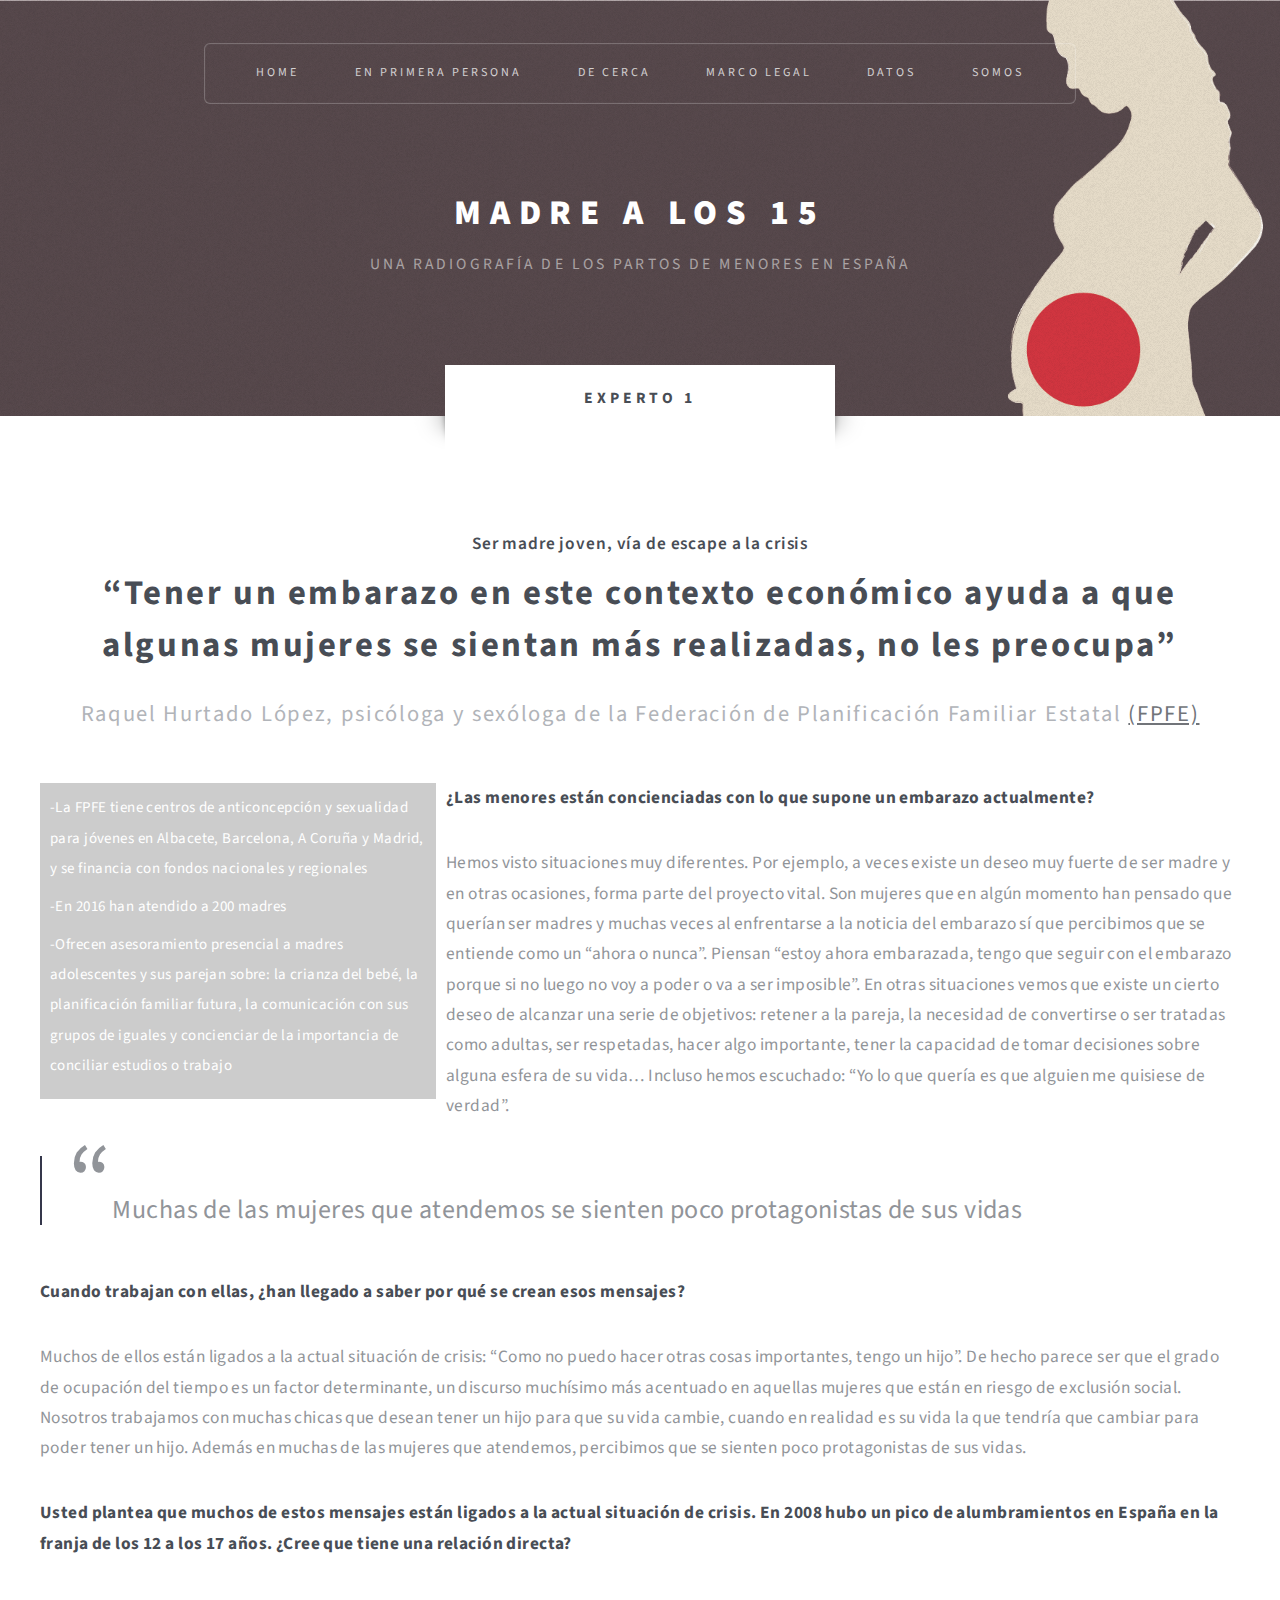
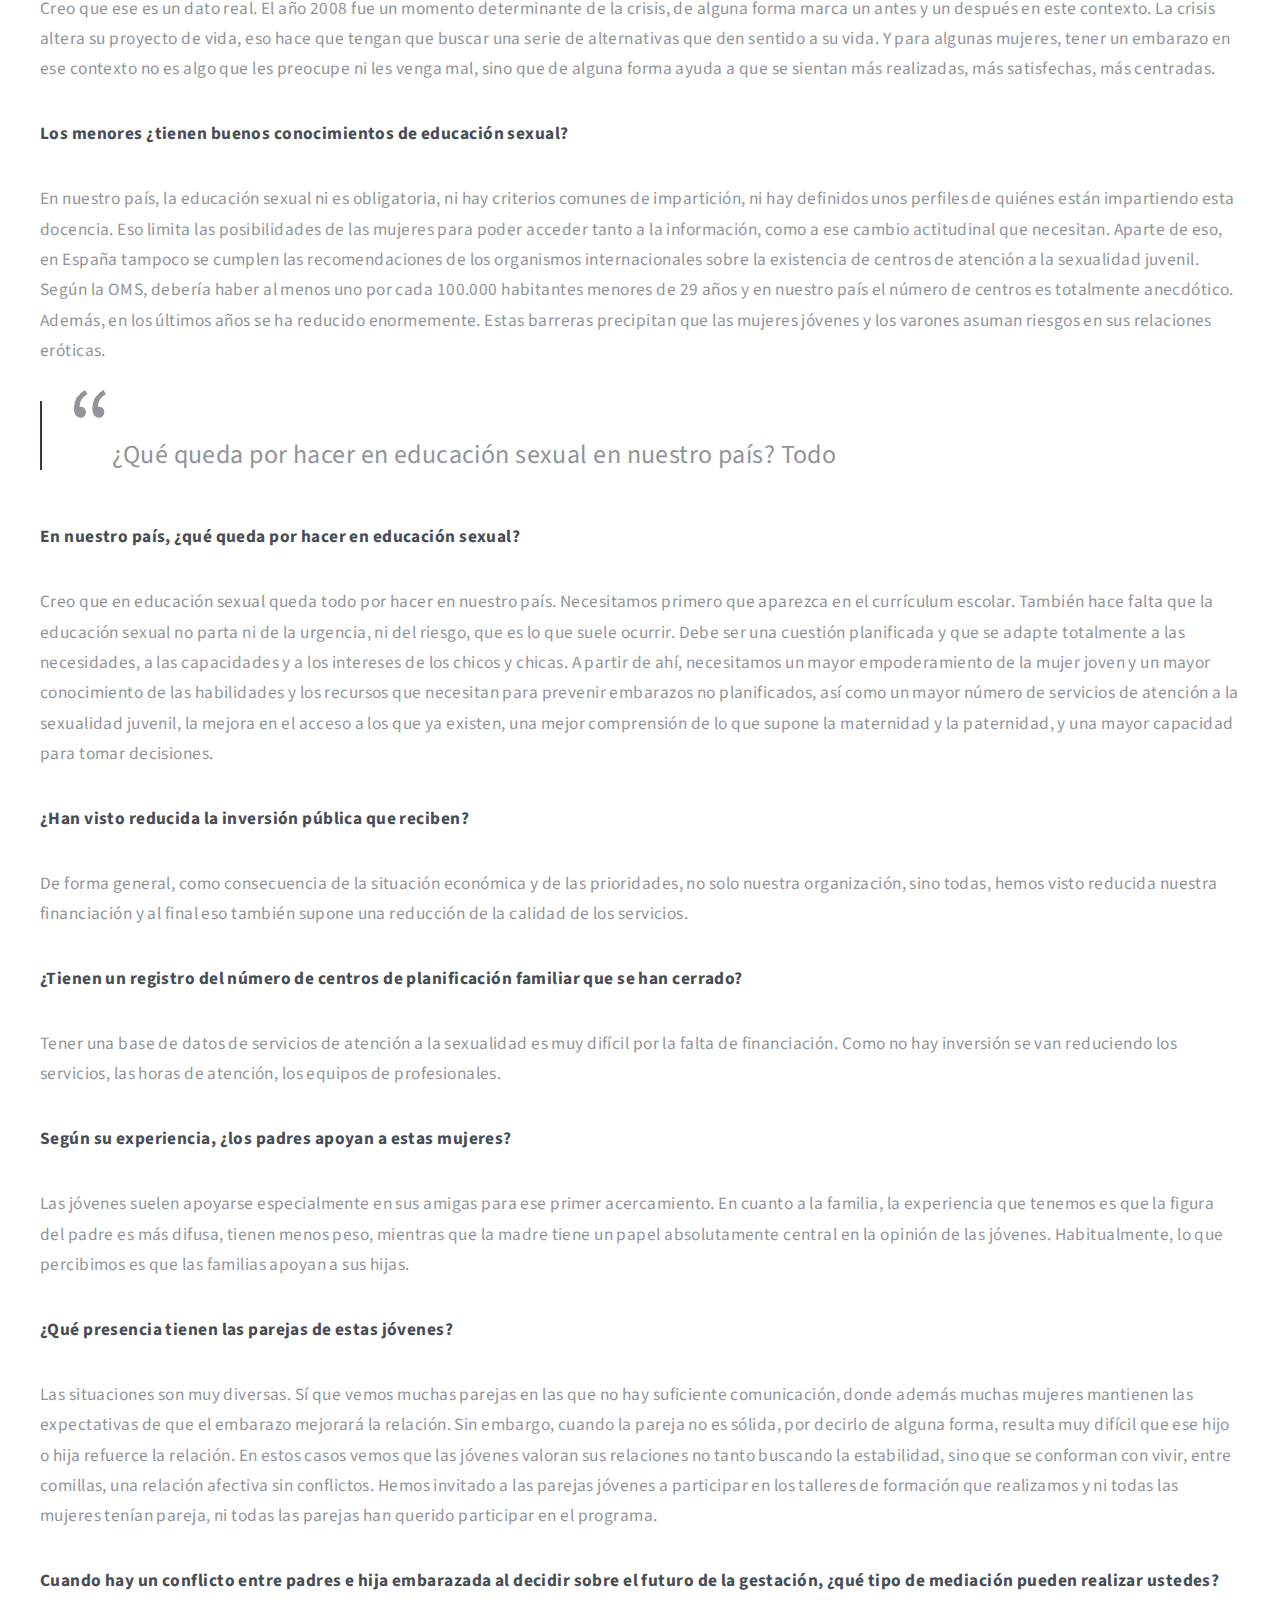
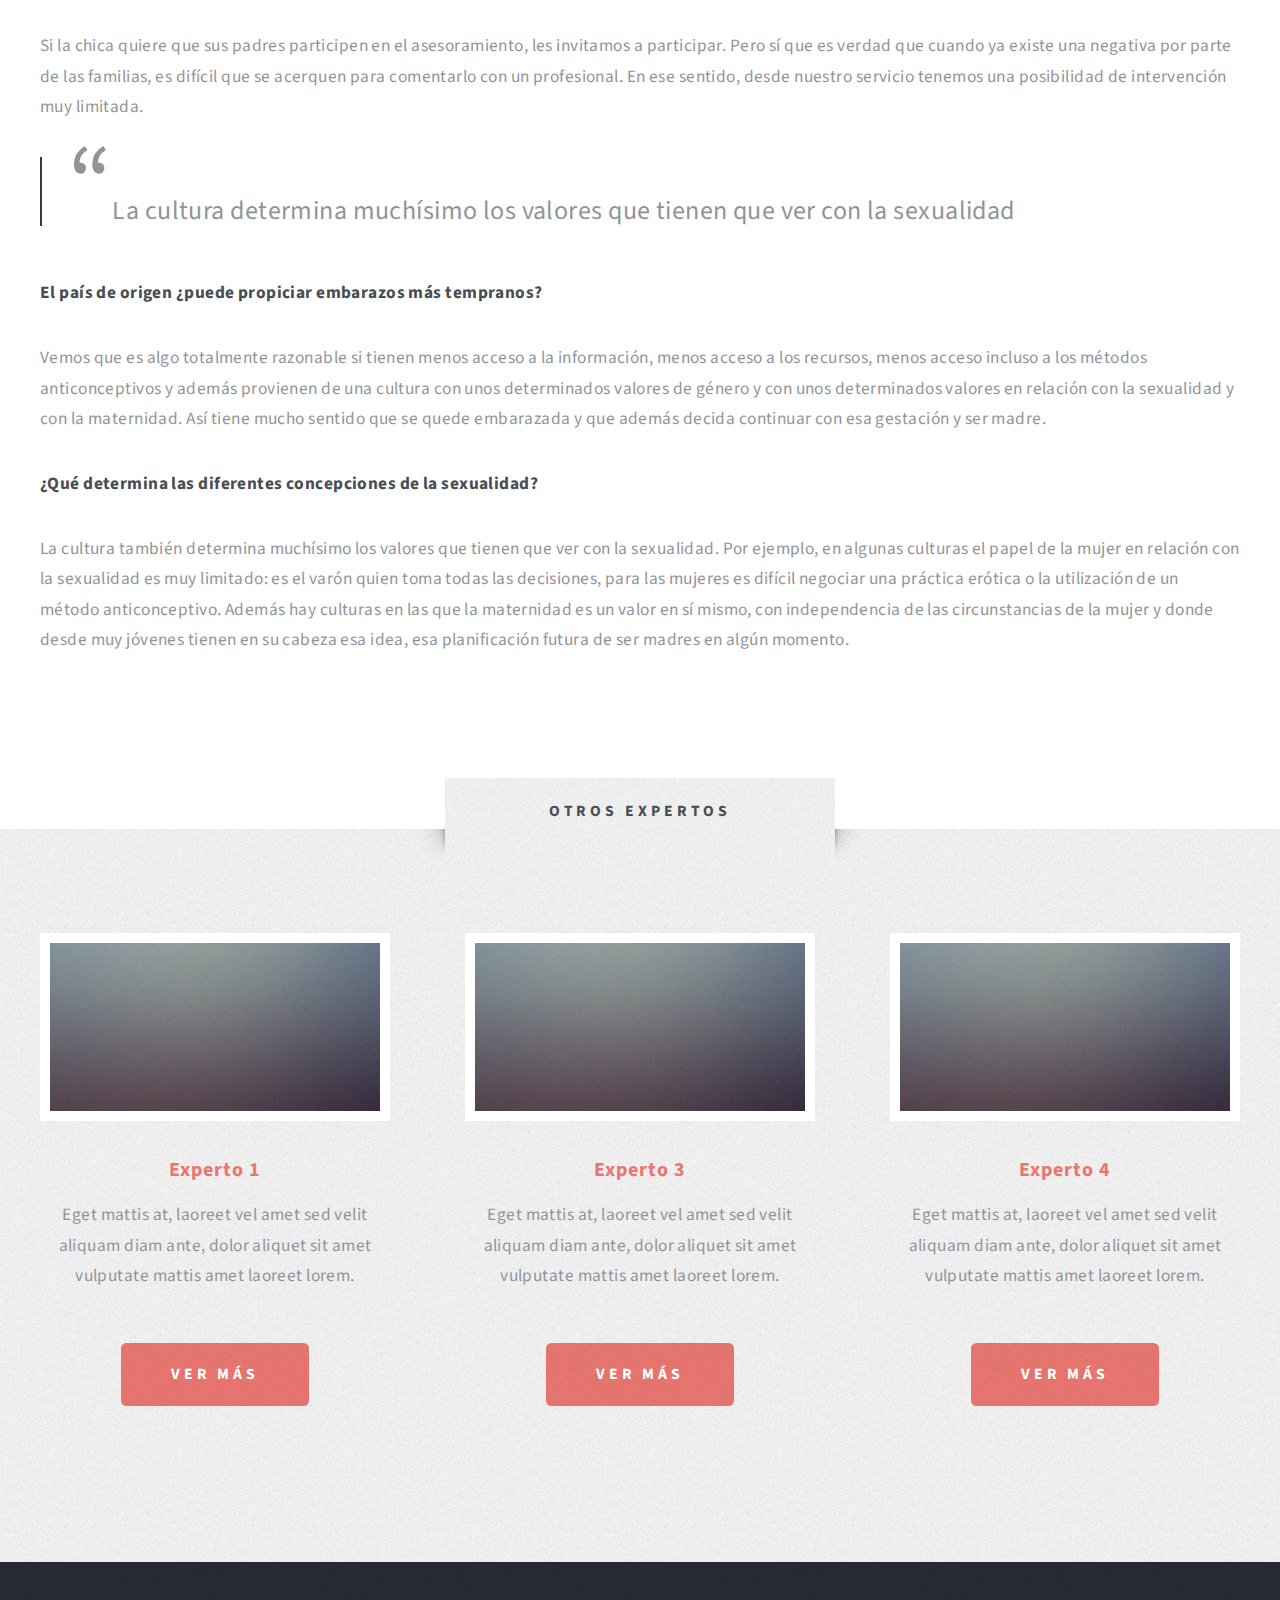
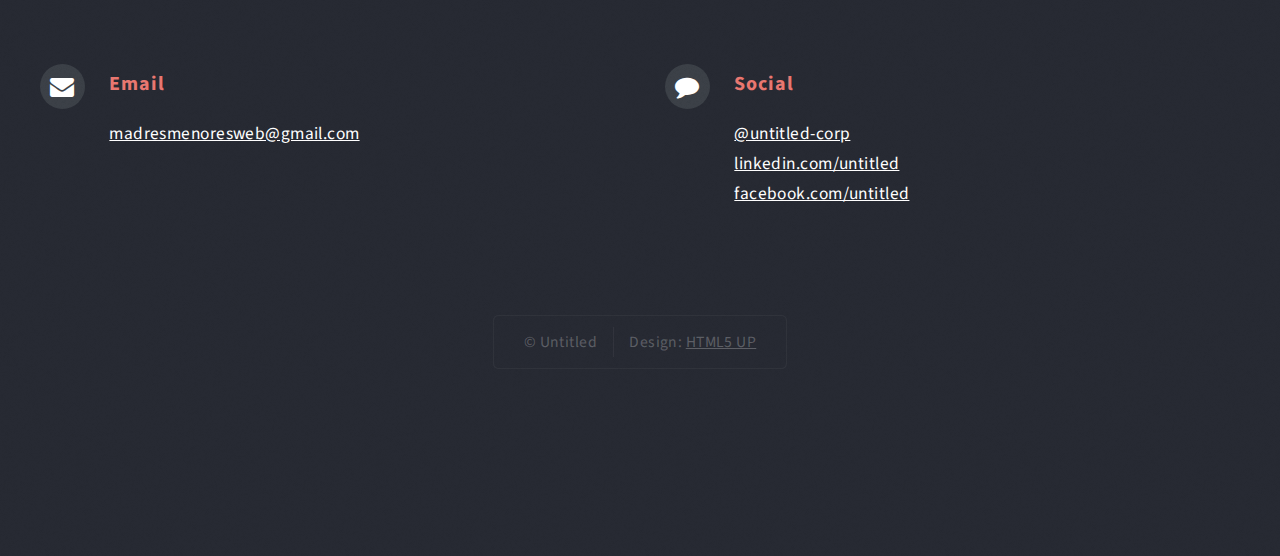
<file: experto1.html>
<!DOCTYPE HTML>
<!--
	Escape Velocity by HTML5 UP
	html5up.net | @ajlkn
	Free for personal and commercial use under the CCA 3.0 license (html5up.net/license)
-->
<html>
	<head>
		<title>Madre a los 15 - Experto 2</title>
		<meta charset="utf-8" />
		<meta name="viewport" content="width=device-width, initial-scale=1" />
		<!--[if lte IE 8]><script src="assets/js/ie/html5shiv.js"></script><![endif]-->
		<link rel="stylesheet" href="assets/css/main.css" />
		<!--[if lte IE 8]><link rel="stylesheet" href="assets/css/ie8.css" /><![endif]-->
		<link rel="apple-touch-icon" sizes="57x57" href="./images/favicon/apple-icon-57x57.png">
		<link rel="apple-touch-icon" sizes="60x60" href="./images/favicon/apple-icon-60x60.png">
		<link rel="apple-touch-icon" sizes="72x72" href="./images/favicon/apple-icon-72x72.png">
		<link rel="apple-touch-icon" sizes="76x76" href="./images/favicon/apple-icon-76x76.png">
		<link rel="apple-touch-icon" sizes="114x114" href="./images/favicon/apple-icon-114x114.png">
		<link rel="apple-touch-icon" sizes="120x120" href="./images/favicon/apple-icon-120x120.png">
		<link rel="apple-touch-icon" sizes="144x144" href="./images/favicon/apple-icon-144x144.png">
		<link rel="apple-touch-icon" sizes="152x152" href="./images/favicon/apple-icon-152x152.png">
		<link rel="apple-touch-icon" sizes="180x180" href="./images/favicon/apple-icon-180x180.png">
		<link rel="icon" type="image/png" sizes="192x192"  href="./images/favicon/android-icon-192x192.png">
		<link rel="icon" type="image/png" sizes="32x32" href="./images/favicon/favicon-32x32.png">
		<link rel="icon" type="image/png" sizes="96x96" href="./images/favicon/favicon-96x96.png">
		<link rel="icon" type="image/png" sizes="16x16" href="./images/favicon/favicon-16x16.png">
		<link rel="manifest" href="./images/favicon/manifest.json">
		<meta name="msapplication-TileColor" content="#ffffff">
		<meta name="msapplication-TileImage" content="./images/favicon/ms-icon-144x144.png">
		<meta name="theme-color" content="#ffffff">
	</head>
	<body class="no-sidebar">
		<div id="page-wrapper">

			<!-- Header -->
				<div id="header-wrapper" class="wrapper">
					<div id="header">

						<!-- Logo -->
							<div id="logo">
								<h1><a href="index.html">Madre a los 15</a></h1>
								<p>Una radiografía de los partos de menores en España</p>
							</div>

						<!-- Nav -->
							<nav id="nav">
								<ul>
									<li class="current"><a href="index.html">Home</a></li>
									<li>
										<a href="#">En primera persona</a>
										<ul>
											<li><a href="testimonio1.html">Testimonio 1</a></li>
											<li><a href="testimonio2.html">Testimonio 2</a></li>
											<li><a href="testimonio3.html">Testimonio 3</a></li>
											<!-- Ejemplo sub-submenu
											<li>
												<a href="#">Sed consequat</a>
												<ul>
													<li><a href="#">Lorem dolor</a></li>
													<li><a href="#">Amet consequat</a></li>
													<li><a href="#">Magna phasellus</a></li>
													<li><a href="#">Etiam nisl</a></li>
													<li><a href="#">Sed feugiat</a></li>
												</ul>
											</li>
											-->
										</ul>
									</li>
									<li>
										<a href="#">De cerca</a>
										<ul>
											<li><a href="experto1.html">Experto 1</a></li>
											<li><a href="experto2.html">Experto 2</a></li>
											<li><a href="experto3.html">Experto 3</a></li>
											<li><a href="experto4.html">Experto 4</a></li>
										</ul>
									</li>
									<li><a href="marco-legal.html">Marco legal</a></li>
									<li><a href="datos.html">Datos</a></li>
									<li><a href="somos.html">Somos</a></li>
								</ul>
							</nav>

					</div>
				</div>


			<!-- Main -->
				<div class="wrapper style2">
					<div class="title">Experto 1</div>
					<div id="main" class="container">

												<!-- Content -->
							<div id="content">
								<article class="box post">
									<header class="style1">
										<h3>Ser madre joven, vía de escape a la crisis</h3>
										<h2>“Tener un embarazo en este contexto económico ayuda a que algunas mujeres se sientan más realizadas, no les preocupa”</h2>
										<p>Raquel Hurtado López, psicóloga y sexóloga de la Federación de Planificación Familiar Estatal <a href="http://www.fpfe.org/" target="_blank">(FPFE)</a></p>
									</header>
									<!--FOTO DE LA EXPERTA
									<a href="#" class="image featured">
										<img src="images/pic01.jpg" alt="" />
									</a> -->

									<div class="destacado"> <p>-La FPFE tiene centros de anticoncepción y sexualidad para jóvenes en Albacete, Barcelona, A Coruña y Madrid, y se financia con fondos nacionales y regionales</p> <p>-En 2016 han atendido a 200 madres</p> <p>-Ofrecen asesoramiento presencial a madres adolescentes y sus parejan sobre: la crianza del bebé, la planificación familiar futura, la comunicación con sus grupos de iguales y concienciar de la importancia de conciliar estudios o trabajo</p></div>
									
									<p><b>¿Las menores están concienciadas con lo que supone un embarazo actualmente?</b></p>

									<p>Hemos visto situaciones muy diferentes. Por ejemplo, a veces existe un deseo muy fuerte de ser madre y en otras ocasiones, forma parte del proyecto vital. Son mujeres que en algún momento han pensado que querían ser madres y muchas veces al enfrentarse a la noticia del embarazo sí que percibimos que se entiende como un “ahora o nunca”. Piensan “estoy ahora embarazada, tengo que seguir con el embarazo porque si no luego no voy a poder o va a ser imposible”. En otras situaciones vemos que existe un cierto deseo de alcanzar una serie de objetivos: retener a la pareja, la necesidad de convertirse o ser tratadas como adultas, ser respetadas, hacer algo importante, tener la capacidad de tomar decisiones sobre alguna esfera de su vida… Incluso hemos escuchado: “Yo lo que quería es que alguien me quisiese de verdad”.</p> 

									<p class="quote">Muchas de las mujeres que atendemos se sienten poco protagonistas de sus vidas</p> 

									<p><b>Cuando trabajan con ellas, ¿han llegado a saber por qué se crean esos mensajes?</b></p>

									<p>Muchos de ellos están ligados a la actual situación de crisis: “Como no puedo hacer otras cosas importantes, tengo un hijo”. De hecho parece ser que el grado de ocupación del tiempo es un factor determinante, un discurso muchísimo más acentuado en aquellas mujeres que están en riesgo de exclusión social. Nosotros trabajamos con muchas chicas que desean tener un hijo para que su vida cambie, cuando en realidad es su vida la que tendría que cambiar para poder tener un hijo. Además en muchas de las mujeres que atendemos, percibimos que se sienten poco protagonistas de sus vidas.</p> 

									<p><b>Usted plantea que muchos de estos mensajes están ligados a la actual situación de crisis. En 2008 hubo un pico de alumbramientos en España en la franja de los 12 a los 17 años. ¿Cree que tiene una relación directa?</b></p>

									<p>Creo que ese es un dato real. El año 2008 fue un momento determinante de la crisis, de alguna forma marca un antes y un después en este contexto. La crisis altera su proyecto de vida, eso hace que tengan que buscar una serie de alternativas que den sentido a su vida. Y para algunas mujeres, tener un embarazo en ese contexto no es algo que les preocupe ni les venga mal, sino que de alguna forma ayuda a que se sientan más realizadas, más satisfechas, más centradas.</p> 

									<!--<p class="quote">En España no se cumplen las recomendaciones de los organismos internacionales sobre la existencia de centros de atención a la sexualidad juvenil</p>-->

									<p><b>Los menores ¿tienen buenos conocimientos de educación sexual?</b></p>

									<p>En nuestro país, la educación sexual ni es obligatoria, ni hay criterios comunes de impartición, ni hay definidos unos perfiles de quiénes están impartiendo esta docencia. Eso limita las posibilidades de las mujeres para poder acceder tanto a la información, como a ese cambio actitudinal que necesitan. Aparte de eso, en España tampoco se cumplen las recomendaciones de los organismos internacionales sobre la existencia de centros de atención a la sexualidad juvenil. Según la OMS, debería haber al menos uno por cada 100.000 habitantes menores de 29 años y en nuestro país el número de centros es totalmente anecdótico. Además, en los últimos años se ha reducido enormemente. Estas barreras precipitan que las mujeres jóvenes y los varones asuman riesgos en sus relaciones eróticas.</p>

									<p class="quote">¿Qué queda por hacer en educación sexual en nuestro país? Todo</p>

									<p><b>En nuestro país, ¿qué queda por hacer en educación sexual?</b></p>

									<p>Creo que en educación sexual queda todo por hacer en nuestro país. Necesitamos primero que aparezca en el currículum escolar. También hace falta que la educación sexual no parta ni de la urgencia, ni del riesgo, que es lo que suele ocurrir. Debe ser una cuestión planificada y que se adapte totalmente a las necesidades, a las capacidades y a los intereses de los chicos y chicas. A partir de ahí, necesitamos un mayor empoderamiento de la mujer joven y un mayor conocimiento de las habilidades y los recursos que necesitan para prevenir embarazos no planificados, así como un mayor número de servicios de atención a la sexualidad juvenil, la mejora en el acceso a los que ya existen, una mejor comprensión de lo que supone la maternidad y la paternidad, y una mayor capacidad para tomar decisiones.</p> 

									<p><b>¿Han visto reducida la inversión pública que reciben?</b></p>

									<p>De forma general, como consecuencia de la situación económica y de las prioridades, no solo nuestra organización, sino todas, hemos visto reducida nuestra financiación y al final eso también supone una reducción de la calidad de los servicios.</p>

									<p><b>¿Tienen un registro del número de centros de planificación familiar que se han cerrado?</b></p>

									<p>Tener una base de datos de servicios de atención a la sexualidad es muy difícil por la falta de financiación. Como no hay inversión se van reduciendo los servicios, las horas de atención, los equipos de profesionales.</p> 

									<p><b>Según su experiencia, ¿los padres apoyan a estas mujeres?</b></p>

									<p>Las jóvenes suelen apoyarse especialmente en sus amigas para ese primer acercamiento. En cuanto a la familia, la experiencia que tenemos es que la figura del padre es más difusa, tienen menos peso, mientras que la madre tiene un papel absolutamente central en la opinión de las jóvenes. Habitualmente, lo que percibimos es que las familias apoyan a sus hijas.</p>

									<p><b>¿Qué presencia tienen las parejas de estas jóvenes?</b></p>

									<p>Las situaciones son muy diversas. Sí que vemos muchas parejas en las que no hay suficiente comunicación, donde además muchas mujeres mantienen las expectativas de que el embarazo mejorará la relación. Sin embargo, cuando la pareja no es sólida, por decirlo de alguna forma, resulta muy difícil que ese hijo o hija refuerce la relación. En estos casos vemos que las jóvenes valoran sus relaciones no tanto buscando la estabilidad, sino que se conforman con vivir, entre comillas, una relación afectiva sin conflictos. Hemos invitado a las parejas jóvenes a participar en los talleres de formación que realizamos y ni todas las mujeres tenían pareja, ni todas las parejas han querido participar en el programa.</p>

									<p><b>Cuando hay un conflicto entre padres e hija embarazada al decidir sobre el futuro de la gestación, ¿qué tipo de mediación pueden realizar ustedes?</b></p>

									<p>Si la chica quiere que sus padres participen en el asesoramiento, les invitamos a participar. Pero sí que es verdad que cuando ya existe una negativa por parte de las familias, es difícil que se acerquen para comentarlo con un profesional. En ese sentido, desde nuestro servicio tenemos una posibilidad de intervención muy limitada.</p>

									<p class="quote">La cultura determina muchísimo los valores que tienen que ver con la sexualidad</p>

									<p><b>El país de origen ¿puede propiciar embarazos más tempranos?</b></p>

									<p>Vemos que es algo totalmente razonable si tienen menos acceso a la información, menos acceso a los recursos, menos acceso incluso a los métodos anticonceptivos y además provienen de una cultura con unos determinados valores de género y con unos determinados valores en relación con la sexualidad y con la maternidad. Así tiene mucho sentido que se quede embarazada y que además decida continuar con esa gestación y ser madre.</p>

									<p><b>¿Qué determina las diferentes concepciones de la sexualidad?</b></p>

									<p>La cultura también determina muchísimo los valores que tienen que ver con la sexualidad. Por ejemplo, en algunas culturas el papel de la mujer en relación con la sexualidad es muy limitado: es el varón quien toma todas las decisiones, para las mujeres es difícil negociar una práctica erótica o la utilización de un método anticonceptivo. Además hay culturas en las que la maternidad es un valor en sí mismo, con independencia de las circunstancias de la mujer y donde desde muy jóvenes tienen en su cabeza esa idea, esa planificación futura de ser madres en algún momento.</p> 

									
								</article>
								<!--
								<div class="row 150%">
									<div class="4u 12u(mobile)">
										<section class="box">
											<header>
												<h2>Magna pulvinar tempus</h2>
											</header>
											<a href="#" class="image featured"><img src="images/pic05.jpg" alt="" /></a>
											<p>Rutrum bibendum. Proin pellentesque diam non ligula commodo tempor. Vivamus
											eget urna nibh. Curabitur non fringilla nisl. Donec accumsan interdum nisi, quis
											tempus.</p>
											<a href="#" class="button style1">More</a>
										</section>
									</div>
									<div class="4u 12u(mobile)">
										<section class="box">
											<header>
												<h2>Magna pulvinar tempus</h2>
											</header>
											<a href="#" class="image featured"><img src="images/pic06.jpg" alt="" /></a>
											<p>Rutrum bibendum. Proin pellentesque diam non ligula commodo tempor. Vivamus
											eget urna nibh. Curabitur non fringilla nisl. Donec accumsan interdum nisi, quis
											tempus.</p>
											<a href="#" class="button style1">More</a>
										</section>
									</div>
									<div class="4u 12u(mobile)">
										<section class="box">
											<header>
												<h2>Magna pulvinar tempus</h2>
											</header>
											<a href="#" class="image featured"><img src="images/pic07.jpg" alt="" /></a>
											<p>Rutrum bibendum. Proin pellentesque diam non ligula commodo tempor. Vivamus
											eget urna nibh. Curabitur non fringilla nisl. Donec accumsan interdum nisi, quis
											tempus.</p>
											<a href="#" class="button style1">More</a>
										</section>
									</div>
								</div>
								-->
							</div>

					</div>
				</div>


			<!-- Highlights -->
				<div class="wrapper style3">
					<div class="title">Otros expertos</div>
					<div id="highlights" class="container">
						<div class="row 150%">
							<div class="4u 12u(mobile)">
								<section class="highlight">
									<a href="experto1.html" class="image featured"><img src="images/pic02.jpg" alt="" /></a>
									<h3><a href="experto1.html">Experto 1</a></h3>
									<p>Eget mattis at, laoreet vel amet sed velit aliquam diam ante, dolor aliquet sit amet vulputate mattis amet laoreet lorem.</p>
									<ul class="actions">
										<li><a href="experto1.html" class="button style1">Ver más</a></li>
									</ul>
								</section>
							</div>
							<div class="4u 12u(mobile)">
								<section class="highlight">
									<a href="experto3.html" class="image featured"><img src="images/pic02.jpg" alt="" /></a>
									<h3><a href="experto3.html">Experto 3</a></h3>
									<p>Eget mattis at, laoreet vel amet sed velit aliquam diam ante, dolor aliquet sit amet vulputate mattis amet laoreet lorem.</p>
									<ul class="actions">
										<li><a href="experto3.html" class="button style1">Ver más</a></li>
									</ul>
								</section>
							</div>
							<div class="4u 12u(mobile)">
								<section class="highlight">
									<a href="experto4.html" class="image featured"><img src="images/pic02.jpg" alt="" /></a>
									<h3><a href="experto4.html">Experto 4</a></h3>
									<p>Eget mattis at, laoreet vel amet sed velit aliquam diam ante, dolor aliquet sit amet vulputate mattis amet laoreet lorem.</p>
									<ul class="actions">
										<li><a href="experto4.html" class="button style1">Ver más</a></li>
									</ul>
								</section>
							</div>
						</div>
					</div>
				</div>

			<!-- Footer -->
				<div id="footer-wrapper" class="wrapper">
					<!--
					<div class="title">The Rest Of It</div>
					-->
					<div id="footer" class="container">
						<!--
						<header class="style1">
							<h2>Ipsum sapien elementum portitor?</h2>
							<p>
								Sed turpis tortor, tincidunt sed ornare in metus porttitor mollis nunc in aliquet.<br />
								Nam pharetra laoreet imperdiet volutpat etiam consequat feugiat.
							</p>
						</header>
						-->
						<!--
						<hr />
						-->
						<div class="row 150%">
							<!--
							<div class="6u 12u(mobile)">
							-->
								<!-- Contact Form -->
								<!--
									<section>
										<form method="post" action="#">
											<div class="row 50%">
												<div class="6u 12u(mobile)">
													<input type="text" name="name" id="contact-name" placeholder="Name" />
												</div>
												<div class="6u 12u(mobile)">
													<input type="text" name="email" id="contact-email" placeholder="Email" />
												</div>
											</div>
											<div class="row 50%">
												<div class="12u">
													<textarea name="message" id="contact-message" placeholder="Message" rows="4"></textarea>
												</div>
											</div>
											<div class="row">
												<div class="12u">
													<ul class="actions">
														<li><input type="submit" class="style1" value="Send" /></li>
														<li><input type="reset" class="style2" value="Reset" /></li>
													</ul>
												</div>
											</div>
										</form>
									</section>
									-->
							<!--
							</div>
							-->
							<div class="12u 12u(mobile)">

								<!-- Contact -->
									<section class="feature-list small">
										<div class="row">
											<!--
											<div class="6u 12u(mobile)">
												<section>
													<h3 class="icon fa-home">Mailing Address</h3>
													<p>
														Untitled Corporation<br />
														1234 Somewhere Rd #987<br />
														Nashville, TN 00000-0000
													</p>
												</section>
											</div>
											-->
											<div class="6u 12u(mobile)">
												<section>
													<h3 class="icon fa-envelope">Email</h3>
													<p>
														<a href="mailto:madresmenoresweb@gmail.com">madresmenoresweb@gmail.com</a>
													</p>
												</section>
											</div>
											<div class="6u 12u(mobile)">
												<section>
													<h3 class="icon fa-comment">Social</h3>
													<p>
														<a href="#">@untitled-corp</a><br />
														<a href="#">linkedin.com/untitled</a><br />
														<a href="#">facebook.com/untitled</a>
													</p>
												</section>
											</div>
										</div>
										<!--
										<div class="row">
											<div class="6u 12u(mobile)">
												<section>
													<h3 class="icon fa-envelope">Email</h3>
													<p>
														<a href="#">madresmenoresweb@gmail.com</a>
													</p>
												</section>
											</div>
											<div class="6u 12u(mobile)">
												<section>
													<h3 class="icon fa-phone">Phone</h3>
													<p>
														(000) 555-0000
													</p>
												</section>
											</div>
										</div>
										-->
									</section>

							</div>
						</div>
						<!--
						<hr />
						-->
					</div>
					<div id="copyright">
						<ul>
							<li>&copy; Untitled</li><li>Design: <a href="http://html5up.net">HTML5 UP</a></li>
						</ul>
					</div>
				</div>

		</div>

		<!-- Scripts -->

			<script src="assets/js/jquery.min.js"></script>
			<script src="assets/js/jquery.dropotron.min.js"></script>
			<script src="assets/js/skel.min.js"></script>
			<script src="assets/js/skel-viewport.min.js"></script>
			<script src="assets/js/util.js"></script>
			<!--[if lte IE 8]><script src="assets/js/ie/respond.min.js"></script><![endif]-->
			<script src="assets/js/main.js"></script>

	</body>
</html>
</file>
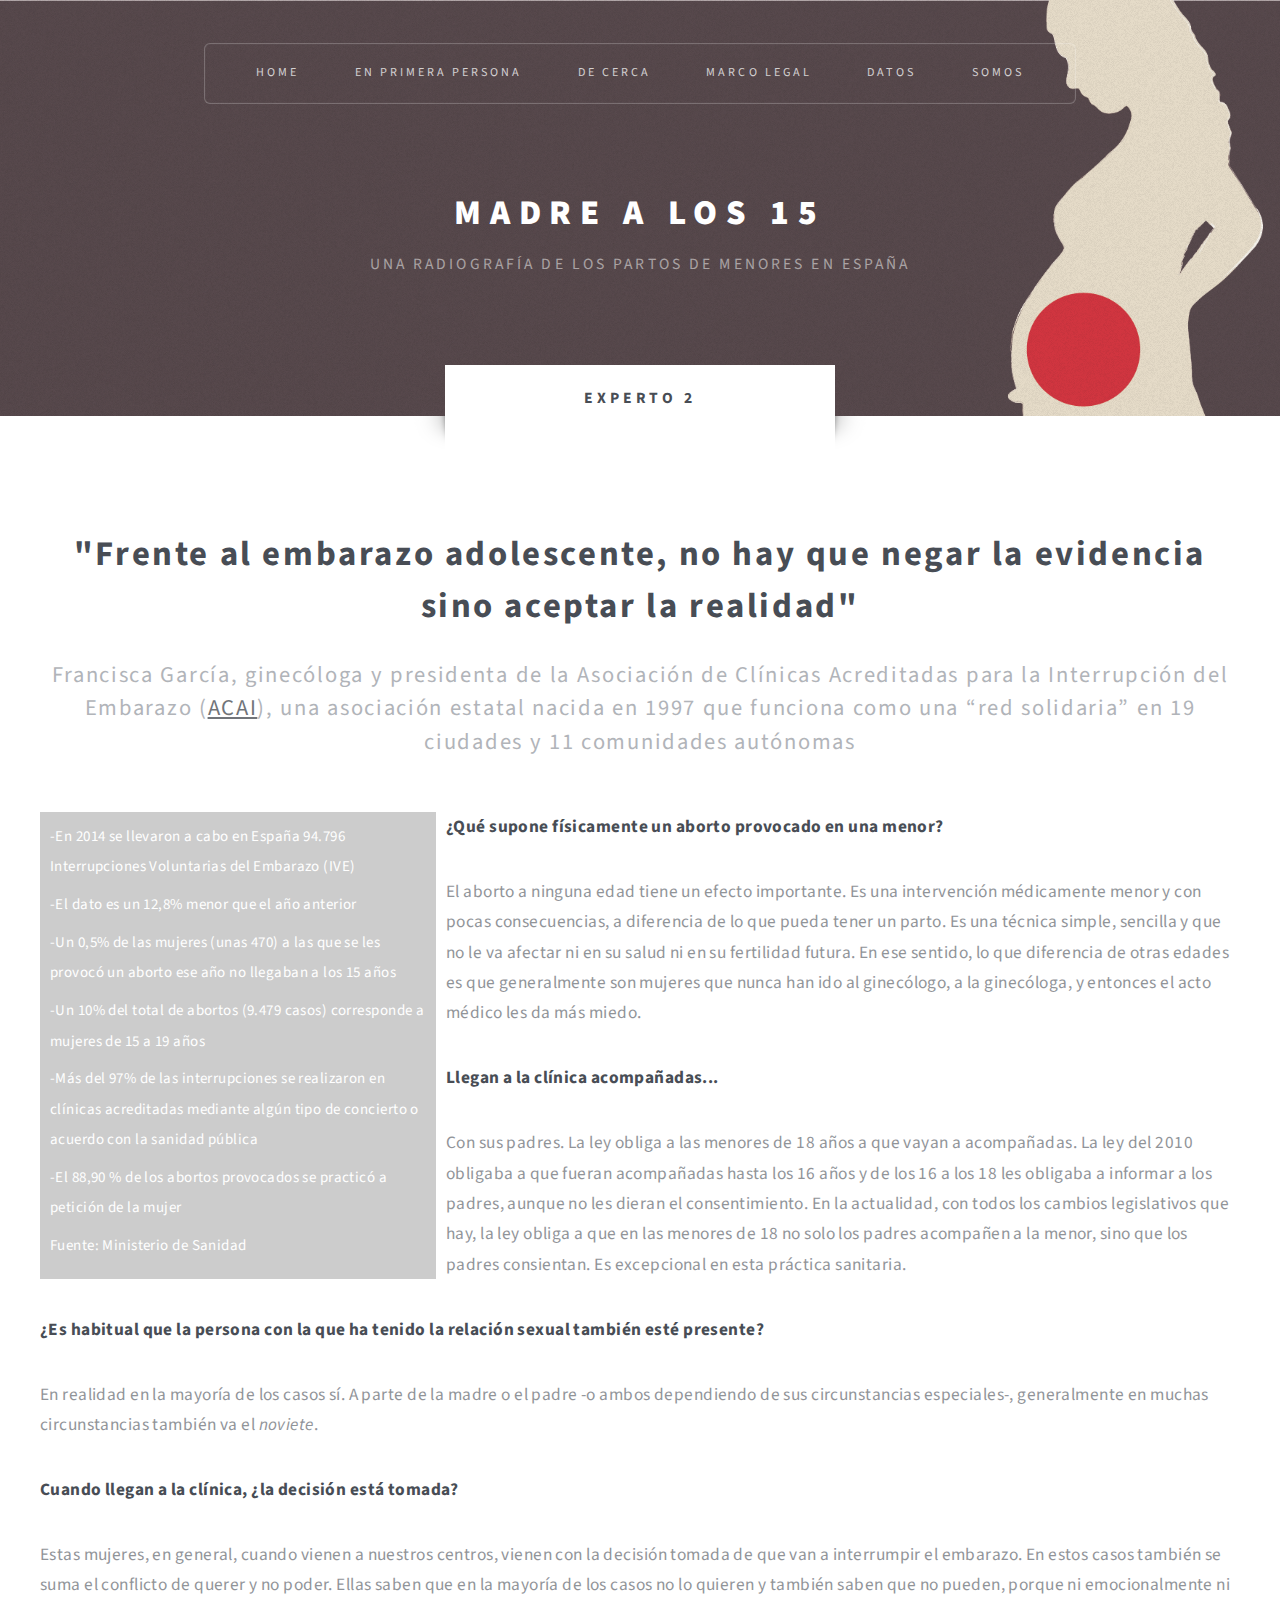
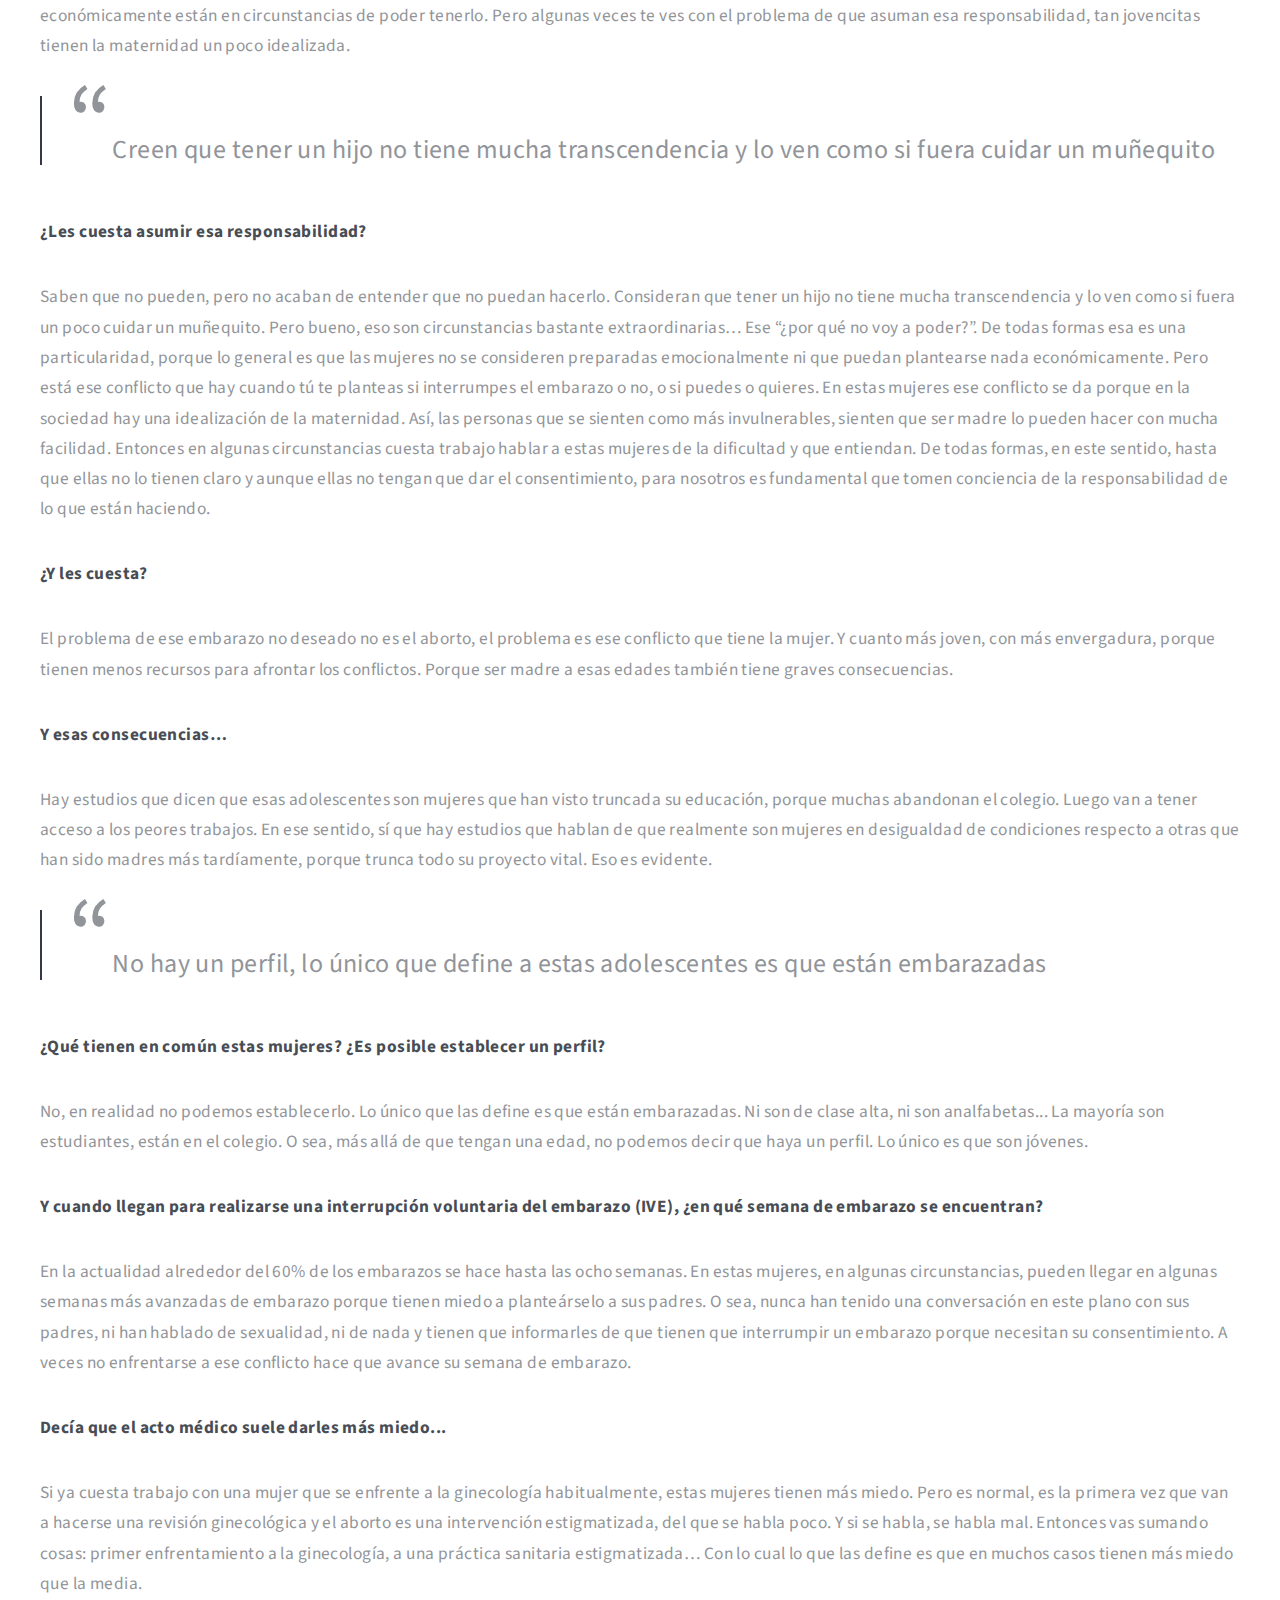
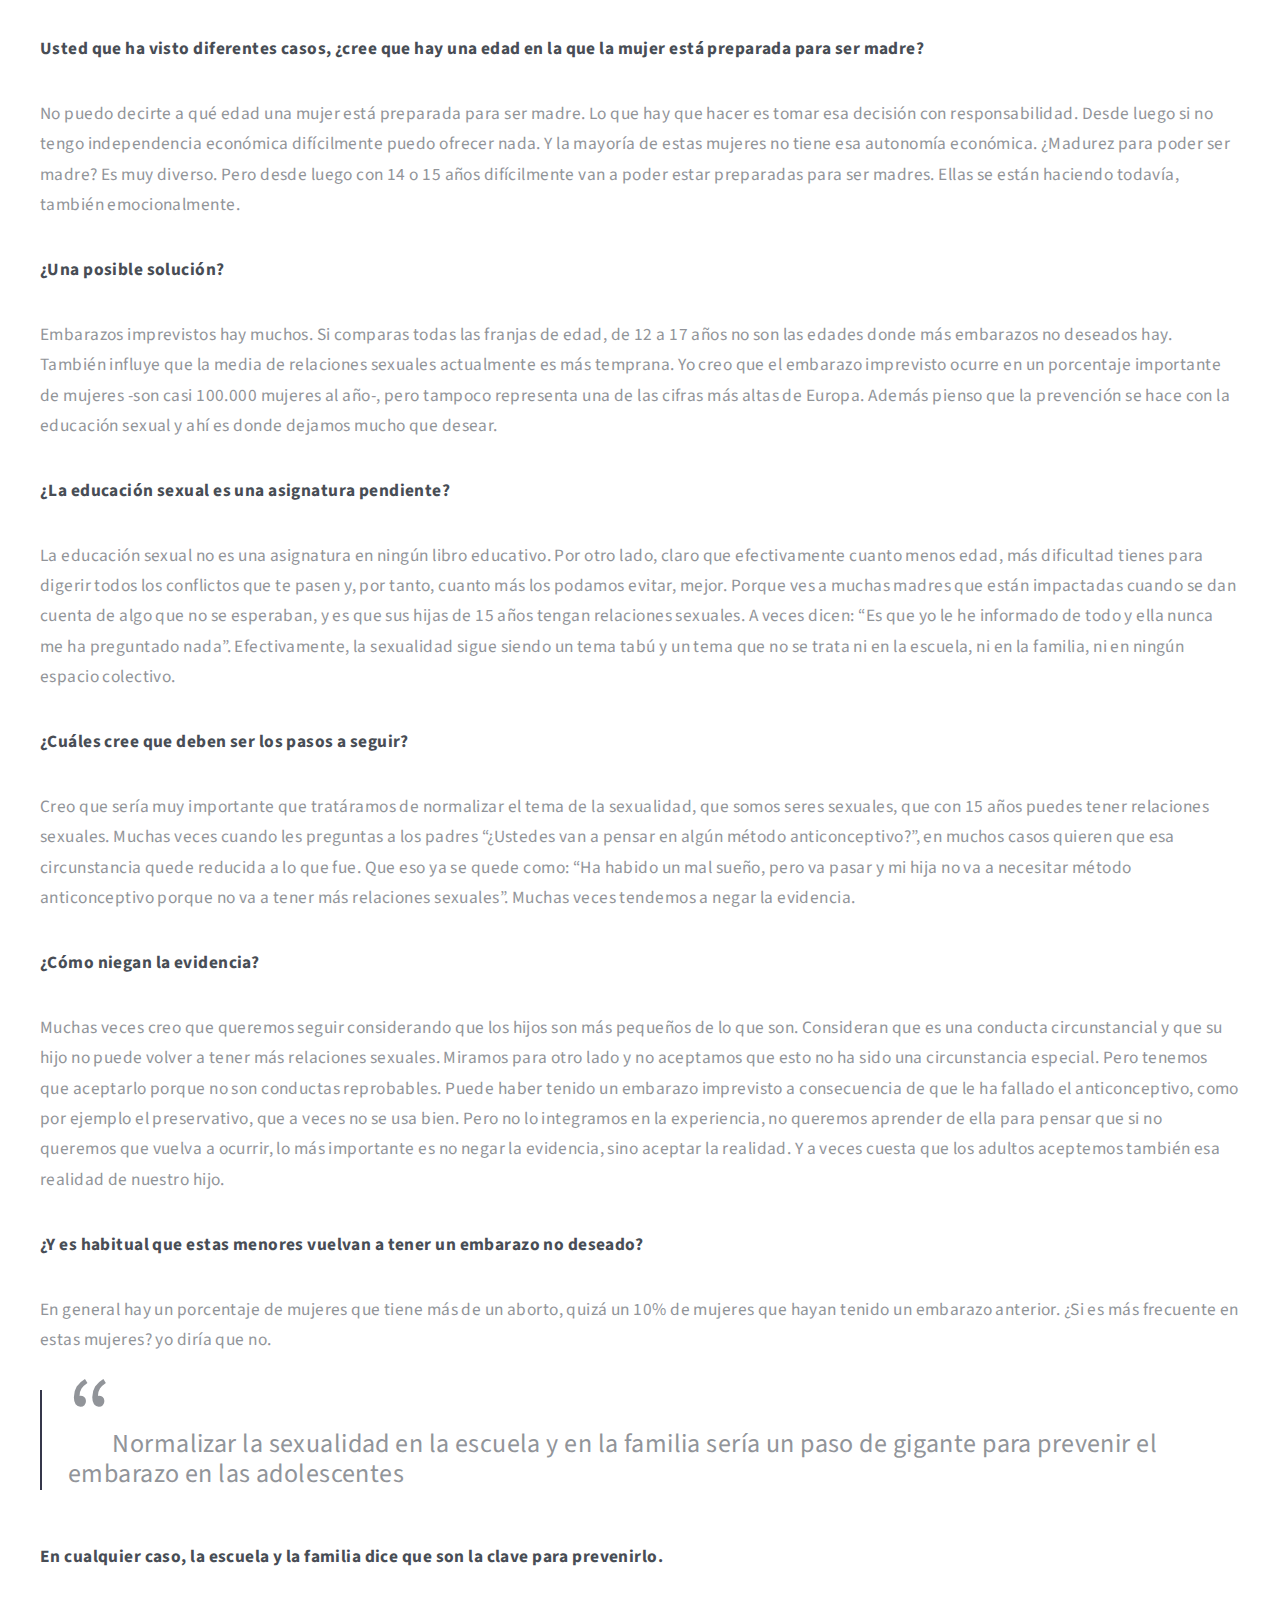
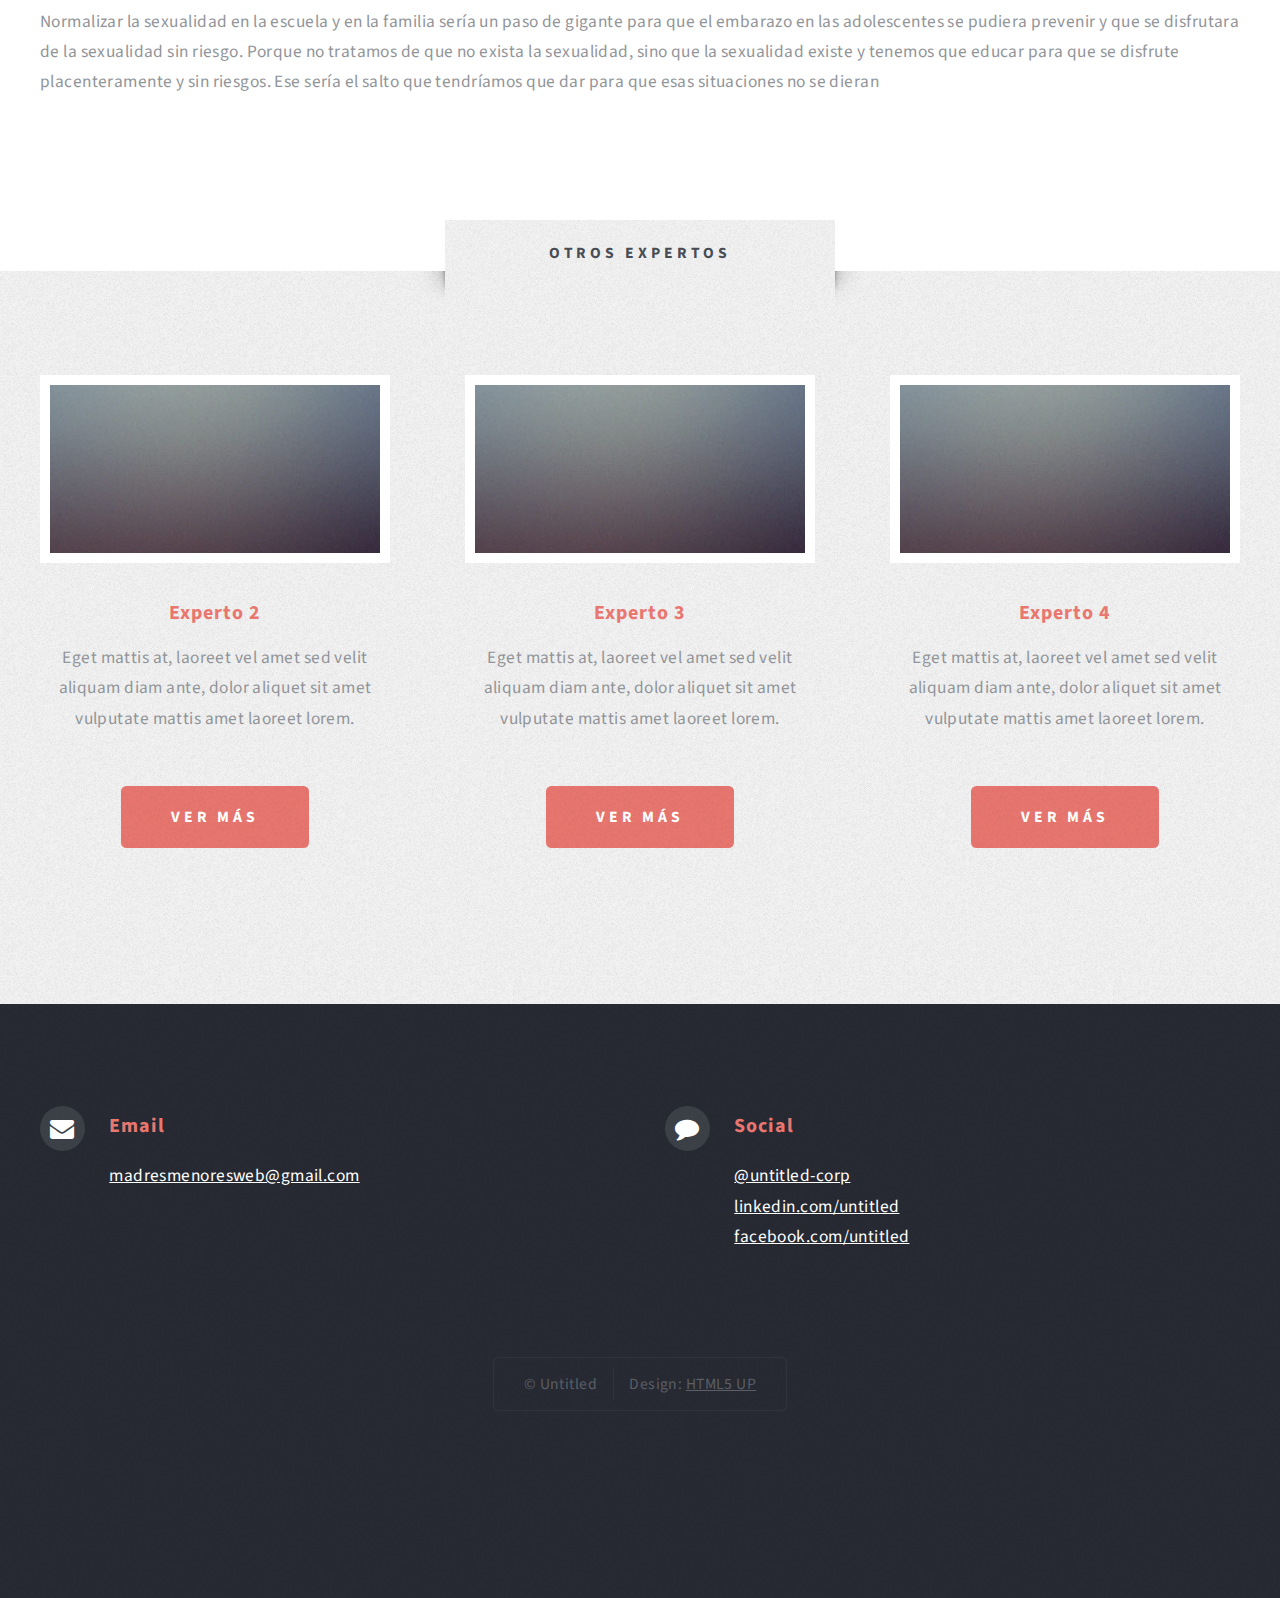
<file: experto2.html>
<!DOCTYPE HTML>
<!--
	Escape Velocity by HTML5 UP
	html5up.net | @ajlkn
	Free for personal and commercial use under the CCA 3.0 license (html5up.net/license)
-->
<html>
	<head>
		<title>Madre a los 15 - Experto 1</title>
		<meta charset="utf-8" />
		<meta name="viewport" content="width=device-width, initial-scale=1" />
		<!--[if lte IE 8]><script src="assets/js/ie/html5shiv.js"></script><![endif]-->
		<link rel="stylesheet" href="assets/css/main.css" />
		<!--[if lte IE 8]><link rel="stylesheet" href="assets/css/ie8.css" /><![endif]-->
		<link rel="apple-touch-icon" sizes="57x57" href="./images/favicon/apple-icon-57x57.png">
		<link rel="apple-touch-icon" sizes="60x60" href="./images/favicon/apple-icon-60x60.png">
		<link rel="apple-touch-icon" sizes="72x72" href="./images/favicon/apple-icon-72x72.png">
		<link rel="apple-touch-icon" sizes="76x76" href="./images/favicon/apple-icon-76x76.png">
		<link rel="apple-touch-icon" sizes="114x114" href="./images/favicon/apple-icon-114x114.png">
		<link rel="apple-touch-icon" sizes="120x120" href="./images/favicon/apple-icon-120x120.png">
		<link rel="apple-touch-icon" sizes="144x144" href="./images/favicon/apple-icon-144x144.png">
		<link rel="apple-touch-icon" sizes="152x152" href="./images/favicon/apple-icon-152x152.png">
		<link rel="apple-touch-icon" sizes="180x180" href="./images/favicon/apple-icon-180x180.png">
		<link rel="icon" type="image/png" sizes="192x192"  href="./images/favicon/android-icon-192x192.png">
		<link rel="icon" type="image/png" sizes="32x32" href="./images/favicon/favicon-32x32.png">
		<link rel="icon" type="image/png" sizes="96x96" href="./images/favicon/favicon-96x96.png">
		<link rel="icon" type="image/png" sizes="16x16" href="./images/favicon/favicon-16x16.png">
		<link rel="manifest" href="./images/favicon/manifest.json">
		<meta name="msapplication-TileColor" content="#ffffff">
		<meta name="msapplication-TileImage" content="./images/favicon/ms-icon-144x144.png">
		<meta name="theme-color" content="#ffffff">
	</head>
	<body class="no-sidebar">
		<div id="page-wrapper">

			<!-- Header -->
				<div id="header-wrapper" class="wrapper">
					<div id="header">

						<!-- Logo -->
							<div id="logo">
								<h1><a href="index.html">Madre a los 15</a></h1>
								<p>Una radiografía de los partos de menores en España</p>
							</div>

						<!-- Nav -->
							<nav id="nav">
								<ul>
									<li class="current"><a href="index.html">Home</a></li>
									<li>
										<a href="#">En primera persona</a>
										<ul>
											<li><a href="testimonio1.html">Testimonio 1</a></li>
											<li><a href="testimonio2.html">Testimonio 2</a></li>
											<li><a href="testimonio3.html">Testimonio 3</a></li>
											<!-- Ejemplo sub-submenu
											<li>
												<a href="#">Sed consequat</a>
												<ul>
													<li><a href="#">Lorem dolor</a></li>
													<li><a href="#">Amet consequat</a></li>
													<li><a href="#">Magna phasellus</a></li>
													<li><a href="#">Etiam nisl</a></li>
													<li><a href="#">Sed feugiat</a></li>
												</ul>
											</li>
											-->
										</ul>
									</li>
									<li>
										<a href="#">De cerca</a>
										<ul>
											<li><a href="experto1.html">Experto 1</a></li>
											<li><a href="experto2.html">Experto 2</a></li>
											<li><a href="experto3.html">Experto 3</a></li>
											<li><a href="experto4.html">Experto 4</a></li>
										</ul>
									</li>
									<li><a href="marco-legal.html">Marco legal</a></li>
									<li><a href="datos.html">Datos</a></li>
									<li><a href="somos.html">Somos</a></li>
								</ul>
							</nav>

					</div>
				</div>


			<!-- Main -->
				<div class="wrapper style2">
					<div class="title">Experto 2</div>
					<div id="main" class="container">

						<!-- Content -->
							<div id="content">
								<article class="box post">
									<header class="style1">
										<h2>"Frente al embarazo adolescente, no hay que negar la evidencia sino aceptar la realidad"</h2>
										<p>Francisca García, ginecóloga y presidenta de la Asociación de Clínicas Acreditadas para la Interrupción del Embarazo (<a href="http://www.acaive.com/" target="_blank">ACAI</a>), una asociación estatal nacida en 1997 que funciona como una “red solidaria” en 19 ciudades y 11 comunidades autónomas</p>
									</header>
									<!--FOTO DE LA EXPERTA
									<a href="#" class="image featured">
										<img src="images/pic01.jpg" alt="" />
									</a> -->

									<!--<p>PENDIENTE CONVERTIR ESTO ES UN DESPIECE<i>Durante el año 2014 se llevaron a cabo en España 94.796 Interrupciones Voluntarias del Embarazo (IVE), lo que supone un 12,8% menos que el año anterior, según los últimos datos aportados por el Ministerio de Sanidad. Se trata de la tercera bajada consecutiva desde 2010, cuando entró en vigor la normativa actual que impone restricciones en función de los plazos, no con supuestos. En el caso de las mujeres menores, y atendiendo a esas mismas fuentes, es posible determinar que un 0,5% de aquellas a las que se les realizó un aborto provocado en 2014 no llegaban a los 15 años. Es decir, unas 470. El siguiente tramo, de 15 a 19 años, supera la mayoría de edad, pero es significativo puesto que supone un 10% del total (9.479). Todos los datos se engloban en la normativa anterior, que permitía a las chicas de 16 y 17 años interrumpir su embarazo sin que fuera necesario el consentimiento de sus padres. En cuanto a todas esas interrupciones, más de un 97% se llevan a cabo en clínicas acreditadas mediante algún tipo de concierto o acuerdo con la sanidad pública, que varía dependiendo de cada comunidad autónoma. Y en el 88,90 % de los casos se realizó a petición de la mujer, sin aducir otros motivos. </b></i>-->

									<div class="destacado"> <p>-En 2014 se llevaron a cabo en España 94.796 Interrupciones Voluntarias del Embarazo (IVE)</p> <p>-El dato es un 12,8% menor que el año anterior</p> <p>-Un 0,5% de las mujeres (unas 470) a las que se les provocó un aborto ese año no llegaban a los 15 años</p> <p>-Un 10% del total de abortos (9.479 casos) corresponde a mujeres de 15 a 19 años</p> <p>-Más del 97% de las interrupciones se realizaron en clínicas acreditadas mediante algún tipo de concierto o acuerdo con la sanidad pública</p> <p>-El 88,90 % de los abortos provocados se practicó a petición de la mujer</p> <p>Fuente: Ministerio de Sanidad</p></div>
									
									<p><b>¿Qué supone físicamente un aborto provocado en una menor?</b></p>

									<p>El aborto a ninguna edad tiene un efecto importante. Es una intervención médicamente menor y con pocas consecuencias, a diferencia de lo que pueda tener un parto. Es una técnica simple, sencilla y que no le va afectar ni en su salud ni en su fertilidad futura. En ese sentido, lo que diferencia de otras edades es que generalmente son mujeres que nunca han ido al ginecólogo, a la ginecóloga, y entonces el acto médico les da más miedo.</p>

									<p><b>Llegan a la clínica acompañadas...</b></p>

									<p>Con sus padres. La ley obliga a las menores de 18 años a que vayan a acompañadas. La ley del 2010 obligaba a que fueran acompañadas hasta los 16 años y de los 16 a los 18 les obligaba a informar a los padres, aunque no les dieran el consentimiento. En la actualidad, con todos los cambios legislativos que hay, la ley obliga a que en las menores de 18 no solo los padres acompañen a la menor, sino que los padres consientan. Es excepcional en esta práctica sanitaria.</p>

									<p><b>¿Es habitual que la persona con la que ha tenido la relación sexual también esté presente?</b></p>

									<p>En realidad en la mayoría de los casos sí. A parte de la madre o el padre -o ambos dependiendo de sus circunstancias especiales-, generalmente en muchas circunstancias también va el <i>noviete</i>.</p>

									<p><b>Cuando llegan a la clínica, ¿la decisión está tomada?</b></p>

									<p>Estas mujeres, en general, cuando vienen a nuestros centros, vienen con la decisión tomada de que van a interrumpir el embarazo. En estos casos también se suma el conflicto de querer y no poder. Ellas saben que en la mayoría de los casos no lo quieren y también saben que no pueden, porque ni emocionalmente ni económicamente están en circunstancias de poder tenerlo. Pero algunas veces te ves con el problema de que asuman esa responsabilidad, tan jovencitas tienen la maternidad un poco idealizada.</p>

									<p class="quote">Creen que tener un hijo no tiene mucha transcendencia y lo ven como si fuera cuidar un muñequito</p>

									<p><b>¿Les cuesta asumir esa responsabilidad?</b></p>

									<p>Saben que no pueden, pero no acaban de entender que no puedan hacerlo. Consideran que tener un hijo no tiene mucha transcendencia y lo ven como si fuera un poco cuidar un muñequito. Pero bueno, eso son circunstancias bastante extraordinarias… Ese “¿por qué no voy a poder?”. De todas formas esa es una particularidad, porque lo general es que las mujeres no se consideren preparadas emocionalmente ni que puedan plantearse nada económicamente. Pero está ese conflicto que hay cuando tú te planteas si interrumpes el embarazo o no, o si puedes o quieres. En estas mujeres ese conflicto se da porque en la sociedad hay una idealización de la maternidad. Así, las personas que se sienten como más invulnerables, sienten que ser madre lo pueden hacer con mucha facilidad. Entonces en algunas circunstancias cuesta trabajo hablar a estas mujeres de la dificultad y que entiendan. De todas formas, en este sentido, hasta que ellas no lo tienen claro y aunque ellas no tengan que dar el consentimiento, para nosotros es fundamental que tomen conciencia de la responsabilidad de lo que están haciendo.</p>

									<p><b>¿Y les cuesta?</b></p>

									<p>El problema de ese embarazo no deseado no es el aborto, el problema es ese conflicto que tiene la mujer. Y cuanto más joven, con más envergadura, porque tienen menos recursos para afrontar los conflictos. Porque ser madre a esas edades también tiene graves consecuencias.</p>

									<!--<p class="quote">Esas adolescentes ven truncada su educación, muchas abandonan el colegio</p>-->

									<p><b>Y esas consecuencias…</b></p>

									<p>Hay estudios que dicen que esas adolescentes son mujeres que han visto truncada su educación, porque muchas abandonan el colegio. Luego van a tener acceso a los peores trabajos. En ese sentido, sí que hay estudios que hablan de que realmente son mujeres en desigualdad de condiciones respecto a otras que han sido madres más tardíamente, porque trunca todo su proyecto vital. Eso es evidente.</p>

									<p class="quote">No hay un perfil, lo único que define a estas adolescentes es que están embarazadas</p>

									<p><b>¿Qué tienen en común estas mujeres? ¿Es posible establecer un perfil?</b></p>

									<p>No, en realidad no podemos establecerlo. Lo único que las define es que están embarazadas. Ni son de clase alta, ni son analfabetas... La mayoría son estudiantes, están en el colegio. O sea, más allá de que tengan una edad, no podemos decir que haya un perfil. Lo único es que son jóvenes.</p>

									<p><b>Y cuando llegan para realizarse una interrupción voluntaria del embarazo (IVE), ¿en qué semana de embarazo se encuentran?</b></p>

									<p>En la actualidad alrededor del 60% de los embarazos se hace hasta las ocho semanas. En estas mujeres, en algunas circunstancias, pueden llegar en algunas semanas más avanzadas de embarazo porque tienen miedo a planteárselo a sus padres. O sea, nunca han tenido una conversación en este plano con sus padres, ni han hablado de sexualidad, ni de nada y tienen que informarles de que tienen que interrumpir un embarazo porque necesitan su consentimiento. A veces no enfrentarse a ese conflicto hace que avance su semana de embarazo.</p>											

									<p><b>Decía que el acto médico suele darles más miedo...</b></p>

									<p>Si ya cuesta trabajo con una mujer que se enfrente a la ginecología habitualmente, estas mujeres tienen más miedo. Pero es normal, es la primera vez que van a hacerse una revisión ginecológica y el aborto es una intervención estigmatizada, del que se habla poco. Y si se habla, se habla mal. Entonces vas sumando cosas: primer enfrentamiento a la ginecología, a una práctica sanitaria estigmatizada… Con lo cual lo que las define es que en muchos casos tienen más miedo que la media.</p>

									<p><b>Usted que ha visto diferentes casos, ¿cree que hay una edad en la que la mujer está preparada para ser madre?</b></p>

									<p>No puedo decirte a qué edad una mujer está preparada para ser madre. Lo que hay que hacer es tomar esa decisión con responsabilidad. Desde luego si no tengo independencia económica difícilmente puedo ofrecer nada. Y la mayoría de estas mujeres no tiene esa autonomía económica. ¿Madurez para poder ser madre? Es muy diverso. Pero desde luego con 14 o 15 años difícilmente van a poder estar preparadas para ser madres. Ellas se están haciendo todavía, también emocionalmente. </p>

									<p><b>¿Una posible solución?</b></p>

									<p>Embarazos imprevistos hay muchos. Si comparas todas las franjas de edad, de 12 a 17 años no son las edades donde más embarazos no deseados hay. También influye que la media de relaciones sexuales actualmente es más temprana. Yo creo que el embarazo imprevisto ocurre en un porcentaje importante de mujeres -son casi 100.000 mujeres al año-, pero tampoco representa una de las cifras más altas de Europa. Además pienso que la prevención se hace con la educación sexual y ahí es donde dejamos mucho que desear.</p>

									<p><b>¿La educación sexual es una asignatura pendiente?</b></p>

									<p>La educación sexual no es una asignatura en ningún libro educativo. Por otro lado, claro que efectivamente cuanto menos edad, más dificultad tienes para digerir todos los conflictos que te pasen y, por tanto, cuanto más los podamos evitar, mejor. Porque ves a muchas madres que están impactadas cuando se dan cuenta de algo que no se esperaban, y es que sus hijas de 15 años tengan relaciones sexuales. A veces dicen: “Es que yo le he informado de todo y ella nunca me ha preguntado nada”. Efectivamente, la sexualidad sigue siendo un tema tabú y un tema que no se trata ni en la escuela, ni en la familia, ni en ningún espacio colectivo.</p>

									<p><b>¿Cuáles cree que deben ser los pasos a seguir?</b></p>

									<p>Creo que sería muy importante que tratáramos de normalizar el tema de la sexualidad, que somos seres sexuales, que con 15 años puedes tener relaciones sexuales. Muchas veces cuando les preguntas a los padres “¿Ustedes van a pensar en algún método anticonceptivo?”, en muchos casos quieren que esa circunstancia quede reducida a lo que fue. Que eso ya se quede como: “Ha habido un mal sueño, pero va pasar y mi hija no va a necesitar método anticonceptivo porque no va a tener más relaciones sexuales”. Muchas veces tendemos a negar la evidencia.</p>

									<p><b>¿Cómo niegan la evidencia?</b></p>

									<p>Muchas veces creo que queremos seguir considerando que los hijos son más pequeños de lo que son. Consideran que es una conducta circunstancial y que su hijo no puede volver a tener más relaciones sexuales. Miramos para otro lado y no aceptamos que esto no ha sido una circunstancia especial. Pero tenemos que aceptarlo porque no son conductas reprobables. Puede haber tenido un embarazo imprevisto a consecuencia de que le ha fallado el anticonceptivo, como por ejemplo el preservativo, que a veces no se usa bien. Pero no lo integramos en la experiencia, no queremos aprender de ella para pensar que si no queremos que vuelva a ocurrir, lo más importante es no negar la evidencia, sino aceptar la realidad. Y a veces cuesta que los adultos aceptemos también esa realidad de nuestro hijo.</p>

									<p><b>¿Y es habitual que estas menores vuelvan a tener un embarazo no deseado?</b></p>

									<p>En general hay un porcentaje de mujeres que tiene más de un aborto, quizá un 10% de mujeres que hayan tenido un embarazo anterior. ¿Si es más frecuente en estas mujeres? yo diría que no.</p>

									<p class="quote">Normalizar la sexualidad en la escuela y en la familia sería un paso de gigante para prevenir el embarazo en las adolescentes</p>

									<p><b>En cualquier caso, la escuela y la familia dice que son la clave para prevenirlo.</b></p>

									<p>Normalizar la sexualidad en la escuela y en la familia sería un paso de gigante para que el embarazo en las adolescentes se pudiera prevenir y que se disfrutara de la sexualidad sin riesgo. Porque no tratamos de que no exista la sexualidad, sino que la sexualidad existe y tenemos que educar para que se disfrute placenteramente y sin riesgos. Ese sería el salto que tendríamos que dar para que esas situaciones no se dieran</p>
								</article>
								<!--
								<div class="row 150%">
									<div class="4u 12u(mobile)">
										<section class="box">
											<header>
												<h2>Magna pulvinar tempus</h2>
											</header>
											<a href="#" class="image featured"><img src="images/pic05.jpg" alt="" /></a>
											<p>Rutrum bibendum. Proin pellentesque diam non ligula commodo tempor. Vivamus
											eget urna nibh. Curabitur non fringilla nisl. Donec accumsan interdum nisi, quis
											tempus.</p>
											<a href="#" class="button style1">More</a>
										</section>
									</div>
									<div class="4u 12u(mobile)">
										<section class="box">
											<header>
												<h2>Magna pulvinar tempus</h2>
											</header>
											<a href="#" class="image featured"><img src="images/pic06.jpg" alt="" /></a>
											<p>Rutrum bibendum. Proin pellentesque diam non ligula commodo tempor. Vivamus
											eget urna nibh. Curabitur non fringilla nisl. Donec accumsan interdum nisi, quis
											tempus.</p>
											<a href="#" class="button style1">More</a>
										</section>
									</div>
									<div class="4u 12u(mobile)">
										<section class="box">
											<header>
												<h2>Magna pulvinar tempus</h2>
											</header>
											<a href="#" class="image featured"><img src="images/pic07.jpg" alt="" /></a>
											<p>Rutrum bibendum. Proin pellentesque diam non ligula commodo tempor. Vivamus
											eget urna nibh. Curabitur non fringilla nisl. Donec accumsan interdum nisi, quis
											tempus.</p>
											<a href="#" class="button style1">More</a>
										</section>
									</div>
								</div>
								-->
							</div>

					</div>
				</div>

			<!-- Highlights -->
				<div class="wrapper style3">
					<div class="title">Otros expertos</div>
					<div id="highlights" class="container">
						<div class="row 150%">
							<div class="4u 12u(mobile)">
								<section class="highlight">
									<a href="experto2.html" class="image featured"><img src="images/pic02.jpg" alt="" /></a>
									<h3><a href="experto2.html">Experto 2</a></h3>
									<p>Eget mattis at, laoreet vel amet sed velit aliquam diam ante, dolor aliquet sit amet vulputate mattis amet laoreet lorem.</p>
									<ul class="actions">
										<li><a href="experto2.html" class="button style1">Ver más</a></li>
									</ul>
								</section>
							</div>
							<div class="4u 12u(mobile)">
								<section class="highlight">
									<a href="experto3.html" class="image featured"><img src="images/pic02.jpg" alt="" /></a>
									<h3><a href="experto3.html">Experto 3</a></h3>
									<p>Eget mattis at, laoreet vel amet sed velit aliquam diam ante, dolor aliquet sit amet vulputate mattis amet laoreet lorem.</p>
									<ul class="actions">
										<li><a href="experto3.html" class="button style1">Ver más</a></li>
									</ul>
								</section>
							</div>
							<div class="4u 12u(mobile)">
								<section class="highlight">
									<a href="experto4.html" class="image featured"><img src="images/pic02.jpg" alt="" /></a>
									<h3><a href="experto4.html">Experto 4</a></h3>
									<p>Eget mattis at, laoreet vel amet sed velit aliquam diam ante, dolor aliquet sit amet vulputate mattis amet laoreet lorem.</p>
									<ul class="actions">
										<li><a href="experto4.html" class="button style1">Ver más</a></li>
									</ul>
								</section>
							</div>
						</div>
					</div>
				</div>

			<!-- Footer -->
				<div id="footer-wrapper" class="wrapper">
					<!--
					<div class="title">The Rest Of It</div>
					-->
					<div id="footer" class="container">
						<!--
						<header class="style1">
							<h2>Ipsum sapien elementum portitor?</h2>
							<p>
								Sed turpis tortor, tincidunt sed ornare in metus porttitor mollis nunc in aliquet.<br />
								Nam pharetra laoreet imperdiet volutpat etiam consequat feugiat.
							</p>
						</header>
						-->
						<!--
						<hr />
						-->
						<div class="row 150%">
							<!--
							<div class="6u 12u(mobile)">
							-->
								<!-- Contact Form -->
								<!--
									<section>
										<form method="post" action="#">
											<div class="row 50%">
												<div class="6u 12u(mobile)">
													<input type="text" name="name" id="contact-name" placeholder="Name" />
												</div>
												<div class="6u 12u(mobile)">
													<input type="text" name="email" id="contact-email" placeholder="Email" />
												</div>
											</div>
											<div class="row 50%">
												<div class="12u">
													<textarea name="message" id="contact-message" placeholder="Message" rows="4"></textarea>
												</div>
											</div>
											<div class="row">
												<div class="12u">
													<ul class="actions">
														<li><input type="submit" class="style1" value="Send" /></li>
														<li><input type="reset" class="style2" value="Reset" /></li>
													</ul>
												</div>
											</div>
										</form>
									</section>
									-->
							<!--
							</div>
							-->
							<div class="12u 12u(mobile)">

								<!-- Contact -->
									<section class="feature-list small">
										<div class="row">
											<!--
											<div class="6u 12u(mobile)">
												<section>
													<h3 class="icon fa-home">Mailing Address</h3>
													<p>
														Untitled Corporation<br />
														1234 Somewhere Rd #987<br />
														Nashville, TN 00000-0000
													</p>
												</section>
											</div>
											-->
											<div class="6u 12u(mobile)">
												<section>
													<h3 class="icon fa-envelope">Email</h3>
													<p>
														<a href="mailto:madresmenoresweb@gmail.com">madresmenoresweb@gmail.com</a>
													</p>
												</section>
											</div>
											<div class="6u 12u(mobile)">
												<section>
													<h3 class="icon fa-comment">Social</h3>
													<p>
														<a href="#">@untitled-corp</a><br />
														<a href="#">linkedin.com/untitled</a><br />
														<a href="#">facebook.com/untitled</a>
													</p>
												</section>
											</div>
										</div>
										<!--
										<div class="row">
											<div class="6u 12u(mobile)">
												<section>
													<h3 class="icon fa-envelope">Email</h3>
													<p>
														<a href="#">madresmenoresweb@gmail.com</a>
													</p>
												</section>
											</div>
											<div class="6u 12u(mobile)">
												<section>
													<h3 class="icon fa-phone">Phone</h3>
													<p>
														(000) 555-0000
													</p>
												</section>
											</div>
										</div>
										-->
									</section>

							</div>
						</div>
						<!--
						<hr />
						-->
					</div>
					<div id="copyright">
						<ul>
							<li>&copy; Untitled</li><li>Design: <a href="http://html5up.net">HTML5 UP</a></li>
						</ul>
					</div>
				</div>

		</div>

		<!-- Scripts -->

			<script src="assets/js/jquery.min.js"></script>
			<script src="assets/js/jquery.dropotron.min.js"></script>
			<script src="assets/js/skel.min.js"></script>
			<script src="assets/js/skel-viewport.min.js"></script>
			<script src="assets/js/util.js"></script>
			<!--[if lte IE 8]><script src="assets/js/ie/respond.min.js"></script><![endif]-->
			<script src="assets/js/main.js"></script>

	</body>
</html>
</file>
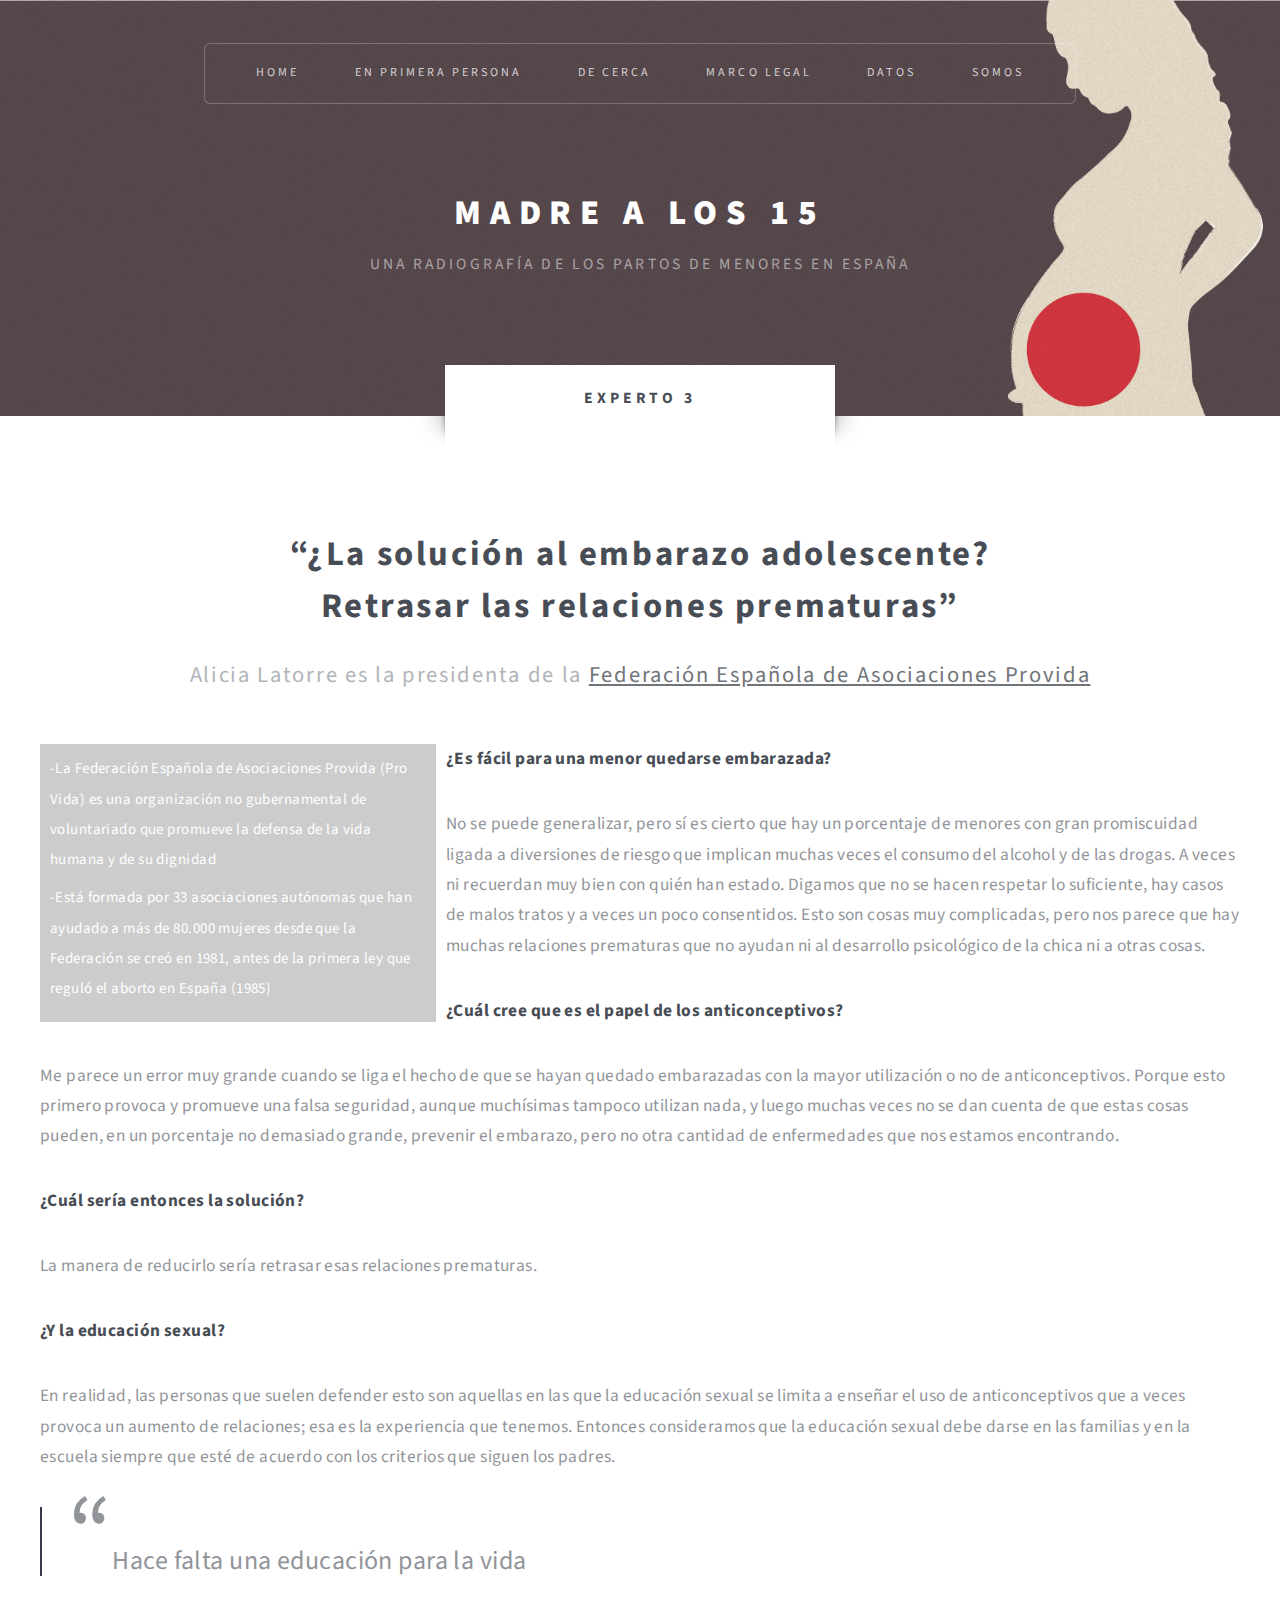
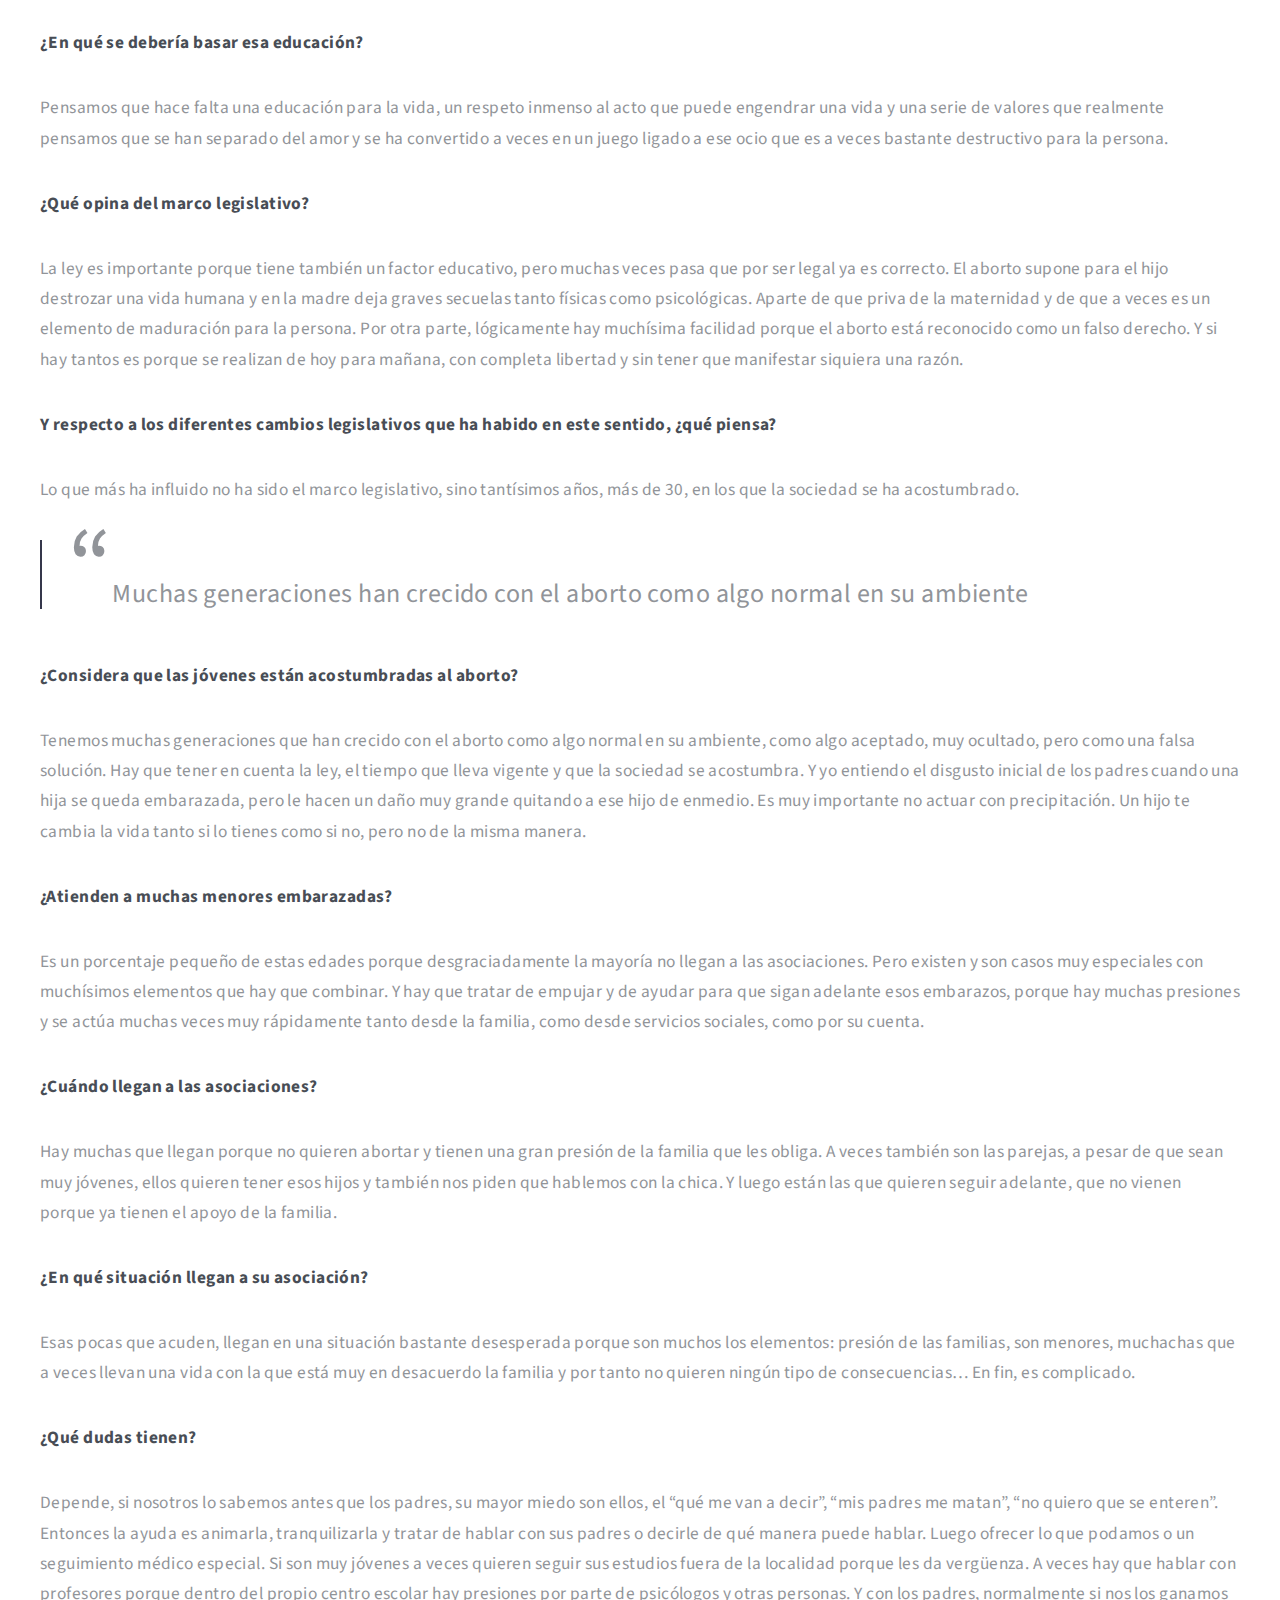
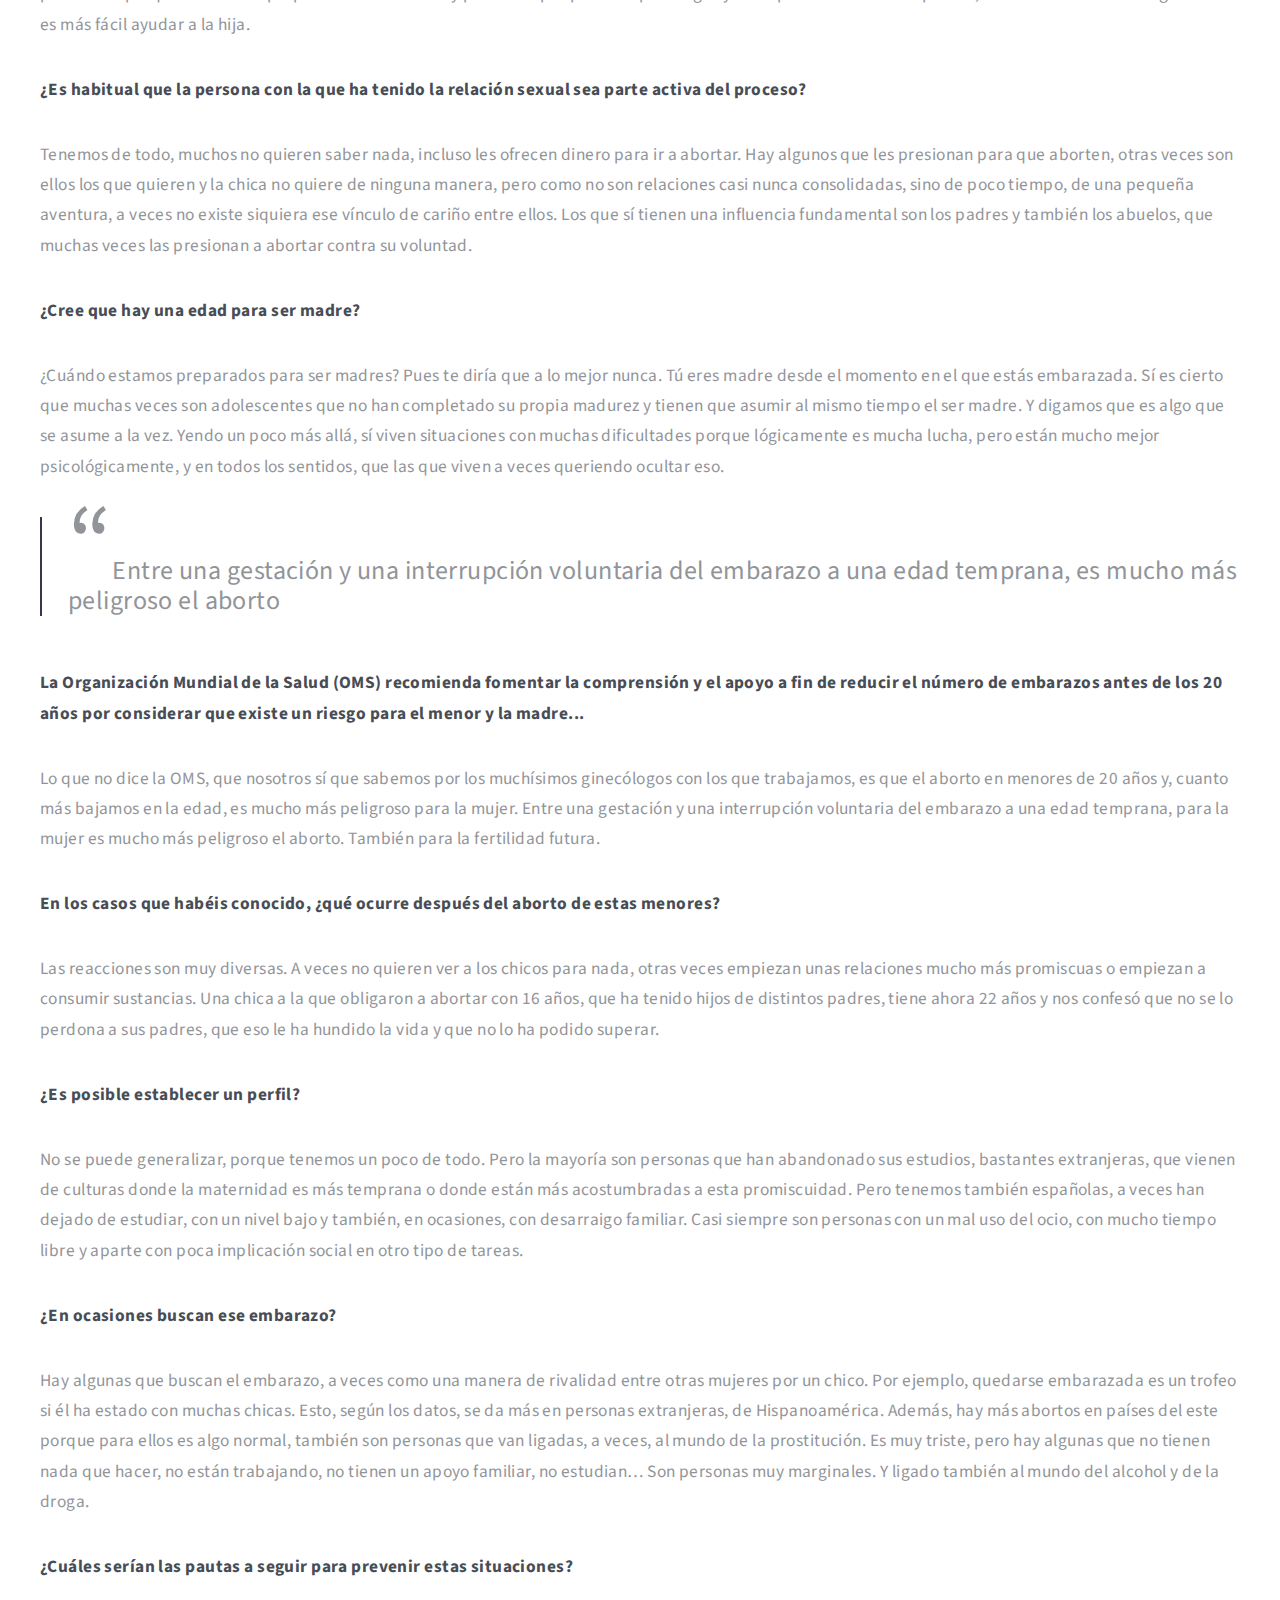
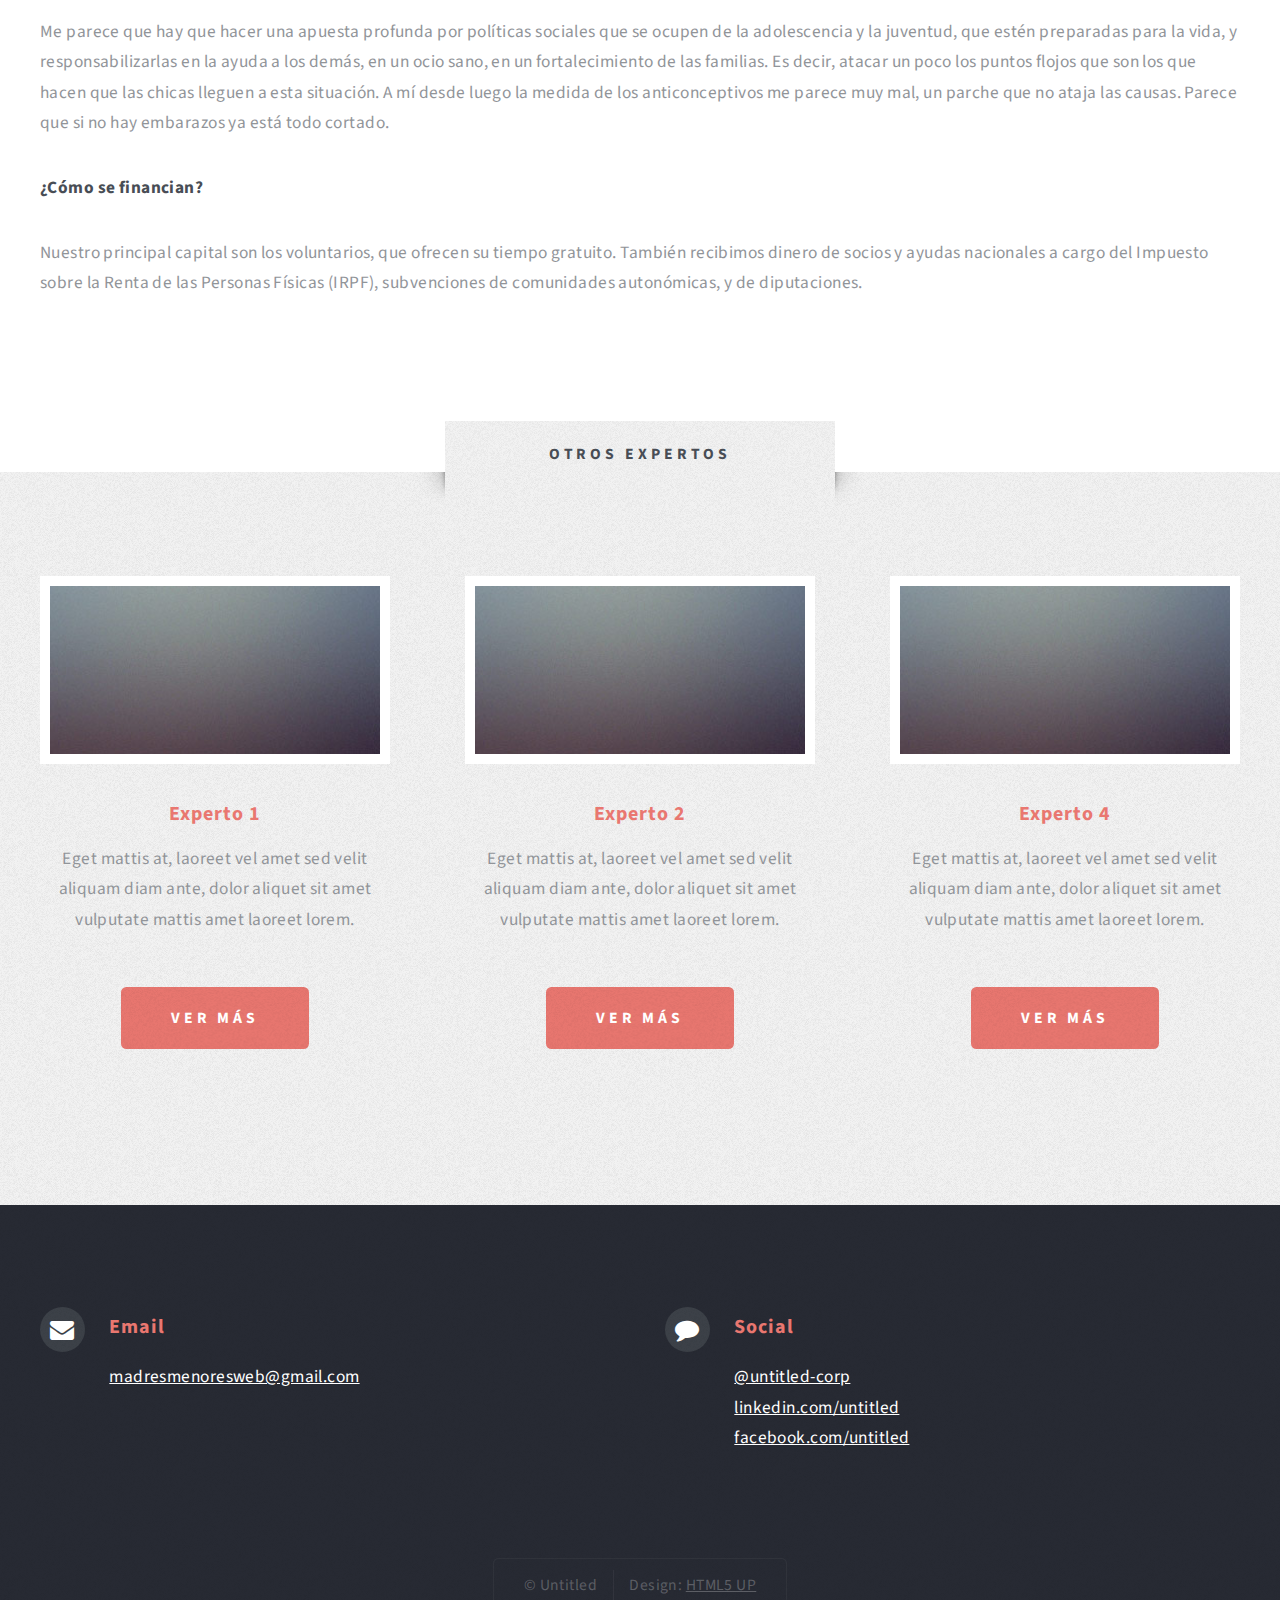
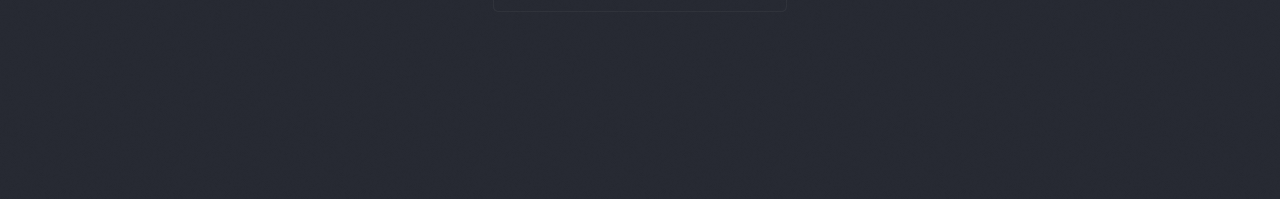
<file: experto3.html>
<!DOCTYPE HTML>
<!--
	Escape Velocity by HTML5 UP
	html5up.net | @ajlkn
	Free for personal and commercial use under the CCA 3.0 license (html5up.net/license)
-->
<html>
	<head>
		<title>Madre a los 15 - Experto 2</title>
		<meta charset="utf-8" />
		<meta name="viewport" content="width=device-width, initial-scale=1" />
		<!--[if lte IE 8]><script src="assets/js/ie/html5shiv.js"></script><![endif]-->
		<link rel="stylesheet" href="assets/css/main.css" />
		<!--[if lte IE 8]><link rel="stylesheet" href="assets/css/ie8.css" /><![endif]-->
		<link rel="apple-touch-icon" sizes="57x57" href="./images/favicon/apple-icon-57x57.png">
		<link rel="apple-touch-icon" sizes="60x60" href="./images/favicon/apple-icon-60x60.png">
		<link rel="apple-touch-icon" sizes="72x72" href="./images/favicon/apple-icon-72x72.png">
		<link rel="apple-touch-icon" sizes="76x76" href="./images/favicon/apple-icon-76x76.png">
		<link rel="apple-touch-icon" sizes="114x114" href="./images/favicon/apple-icon-114x114.png">
		<link rel="apple-touch-icon" sizes="120x120" href="./images/favicon/apple-icon-120x120.png">
		<link rel="apple-touch-icon" sizes="144x144" href="./images/favicon/apple-icon-144x144.png">
		<link rel="apple-touch-icon" sizes="152x152" href="./images/favicon/apple-icon-152x152.png">
		<link rel="apple-touch-icon" sizes="180x180" href="./images/favicon/apple-icon-180x180.png">
		<link rel="icon" type="image/png" sizes="192x192"  href="./images/favicon/android-icon-192x192.png">
		<link rel="icon" type="image/png" sizes="32x32" href="./images/favicon/favicon-32x32.png">
		<link rel="icon" type="image/png" sizes="96x96" href="./images/favicon/favicon-96x96.png">
		<link rel="icon" type="image/png" sizes="16x16" href="./images/favicon/favicon-16x16.png">
		<link rel="manifest" href="./images/favicon/manifest.json">
		<meta name="msapplication-TileColor" content="#ffffff">
		<meta name="msapplication-TileImage" content="./images/favicon/ms-icon-144x144.png">
		<meta name="theme-color" content="#ffffff">
	</head>
	<body class="no-sidebar">
		<div id="page-wrapper">

			<!-- Header -->
				<div id="header-wrapper" class="wrapper">
					<div id="header">

						<!-- Logo -->
							<div id="logo">
								<h1><a href="index.html">Madre a los 15</a></h1>
								<p>Una radiografía de los partos de menores en España</p>
							</div>

						<!-- Nav -->
							<nav id="nav">
								<ul>
									<li class="current"><a href="index.html">Home</a></li>
									<li>
										<a href="#">En primera persona</a>
										<ul>
											<li><a href="testimonio1.html">Testimonio 1</a></li>
											<li><a href="testimonio2.html">Testimonio 2</a></li>
											<li><a href="testimonio3.html">Testimonio 3</a></li>
											<!-- Ejemplo sub-submenu
											<li>
												<a href="#">Sed consequat</a>
												<ul>
													<li><a href="#">Lorem dolor</a></li>
													<li><a href="#">Amet consequat</a></li>
													<li><a href="#">Magna phasellus</a></li>
													<li><a href="#">Etiam nisl</a></li>
													<li><a href="#">Sed feugiat</a></li>
												</ul>
											</li>
											-->
										</ul>
									</li>
									<li>
										<a href="#">De cerca</a>
										<ul>
											<li><a href="experto1.html">Experto 1</a></li>
											<li><a href="experto2.html">Experto 2</a></li>
											<li><a href="experto3.html">Experto 3</a></li>
											<li><a href="experto4.html">Experto 4</a></li>
										</ul>
									</li>
									<li><a href="marco-legal.html">Marco legal</a></li>
									<li><a href="datos.html">Datos</a></li>
									<li><a href="somos.html">Somos</a></li>
								</ul>
							</nav>

					</div>
				</div>


			<!-- Main -->
				<div class="wrapper style2">
					<div class="title">Experto 3</div>
					<div id="main" class="container">

											<!-- Content -->
							<div id="content">
								<article class="box post">
									<header class="style1">
										<h2>“¿La solución al embarazo adolescente? <br class="mobile-hide" />Retrasar las relaciones prematuras”</h2>
										<p>Alicia Latorre es la presidenta de la <a href="http://provida.es/feapv/" target="_blank">Federación Española de Asociaciones Provida</a></p>
									</header>
									<!--FOTO DE LA EXPERTA
									<a href="#" class="image featured">
										<img src="images/pic01.jpg" alt="" />
									</a> -->

									<div class="destacado"> <p>-La Federación Española de Asociaciones Provida (Pro Vida) es una organización no gubernamental de voluntariado que promueve la defensa de la vida humana y de su dignidad</p> <p>-Está formada por 33 asociaciones autónomas que han ayudado a más de 80.000 mujeres desde que la Federación se creó en 1981, antes de la primera ley que reguló el aborto en España (1985)</p></div>
									
									<p><b>¿Es fácil para una menor quedarse embarazada?</b></p>

									<p>No se puede generalizar, pero sí es cierto que hay un porcentaje de menores con gran promiscuidad ligada a diversiones de riesgo que implican muchas veces el consumo del alcohol y de las drogas. A veces ni recuerdan muy bien con quién han estado. Digamos que no se hacen respetar lo suficiente, hay casos de malos tratos y a veces un poco consentidos. Esto son cosas muy complicadas, pero nos parece que hay muchas relaciones prematuras que no ayudan ni al desarrollo psicológico de la chica ni a otras cosas.</p> 

									<p><b>¿Cuál cree que es el papel de los anticonceptivos?</b></p>

									<p>Me parece un error muy grande cuando se liga el hecho de que se hayan quedado embarazadas con la mayor utilización o no de anticonceptivos. Porque esto primero provoca y promueve una falsa seguridad, aunque muchísimas tampoco utilizan nada, y luego muchas veces no se dan cuenta de que estas cosas pueden, en un porcentaje no demasiado grande, prevenir el embarazo, pero no otra cantidad de enfermedades que nos estamos encontrando. </p> 

									<p><b>¿Cuál sería entonces la solución?</b></p>

									<p>La manera de reducirlo sería retrasar esas relaciones prematuras.</p> 

									<p><b>¿Y la educación sexual?</b></p>

									<p>En realidad, las personas que suelen defender esto son aquellas en las que la educación sexual se limita a enseñar el uso de anticonceptivos que a veces provoca un aumento de relaciones; esa es la experiencia que tenemos. Entonces consideramos que la educación sexual debe darse en las familias y en la escuela siempre que esté de acuerdo con los criterios que siguen los padres.</p>

									<p class="quote">Hace falta una educación para la vida</p>

									<p><b>¿En qué se debería basar esa educación?</b></p>

									<p>Pensamos que hace falta una educación para la vida, un respeto inmenso al acto que puede engendrar una vida y una serie de valores que realmente pensamos que se han separado del amor y se ha convertido a veces en un juego ligado a ese ocio que es a veces bastante destructivo para la persona.</p> 					

									<p><b>¿Qué opina del marco legislativo?</b></p>

									<p>La ley es importante porque tiene también un factor educativo, pero muchas veces pasa que por ser legal ya es correcto. El aborto supone para el hijo destrozar una vida humana y en la madre deja graves secuelas tanto físicas como psicológicas. Aparte de que priva de la maternidad y de que a veces es un elemento de maduración para la persona. Por otra parte, lógicamente hay muchísima facilidad porque el aborto está reconocido como un falso derecho. Y si hay tantos es porque se realizan de hoy para mañana, con completa libertad y sin tener que manifestar siquiera una razón.</p> 

									<p><b>Y respecto a los diferentes cambios legislativos que ha habido en este sentido, ¿qué piensa?</b></p>

									<p>Lo que más ha influido no ha sido el marco legislativo, sino tantísimos años, más de 30, en los que la sociedad se ha acostumbrado.
									</p>

									<p class="quote">Muchas generaciones han crecido con el aborto como algo normal en su ambiente</p>	

									<p><b>¿Considera que las jóvenes están acostumbradas al aborto?</b></p>

									<p>Tenemos muchas generaciones que han crecido con el aborto como algo normal en su ambiente, como algo aceptado, muy ocultado, pero como una falsa solución. Hay que tener en cuenta la ley, el tiempo que lleva vigente y que la sociedad se acostumbra. Y yo entiendo el disgusto inicial de los padres cuando una hija se queda embarazada, pero le hacen un daño muy grande quitando a ese hijo de enmedio. Es muy importante no actuar con precipitación. Un hijo te cambia la vida tanto si lo tienes como si no, pero no de la misma manera.</p> 

									<p><b>¿Atienden a muchas menores embarazadas?</b></p>

									<p>Es un porcentaje pequeño de estas edades porque desgraciadamente la mayoría no llegan a las asociaciones. Pero existen y son casos muy especiales con muchísimos elementos que hay que combinar. Y hay que tratar de empujar y de ayudar para que sigan adelante esos embarazos, porque hay muchas presiones y se actúa muchas veces muy rápidamente tanto desde la familia, como desde servicios sociales, como por su cuenta.</p>

									<p><b>¿Cuándo llegan a las asociaciones?</b></p>

									<p>Hay muchas que llegan porque no quieren abortar y tienen una gran presión de la familia que les obliga. A veces también son las parejas, a pesar de que sean muy jóvenes, ellos quieren tener esos hijos y también nos piden que hablemos con la chica. Y luego están las que quieren seguir adelante, que no vienen porque ya tienen el apoyo de la familia.</p> 

									<p><b>¿En qué situación llegan a su asociación?</b></p>

									<p>Esas pocas que acuden, llegan en una situación bastante desesperada porque son muchos los elementos: presión de las familias, son menores, muchachas que a veces llevan una vida con la que está muy en desacuerdo la familia y por tanto no quieren ningún tipo de consecuencias… En fin, es complicado.</p> 

									<p><b>¿Qué dudas tienen?</b></p>

									<p>Depende, si nosotros lo sabemos antes que los padres, su mayor miedo son ellos, el “qué me van a decir”, “mis padres me matan”, “no quiero que se enteren”. Entonces la ayuda es animarla, tranquilizarla y tratar de hablar con sus padres o decirle de qué manera puede hablar. Luego ofrecer lo que podamos o un seguimiento médico especial. Si son muy jóvenes a veces quieren seguir sus estudios fuera de la localidad porque les da vergüenza. A veces hay que hablar con profesores porque dentro del propio centro escolar hay presiones por parte de psicólogos y otras personas. Y con los padres, normalmente si nos los ganamos es más fácil ayudar a la hija.</p>

									<p><b>¿Es habitual que la persona con la que ha tenido la relación sexual sea parte activa del proceso?</b></p>

									<p>Tenemos de todo, muchos no quieren saber nada, incluso les ofrecen dinero para ir a abortar. Hay algunos que les presionan para que aborten, otras veces son ellos los que quieren y la chica no quiere de ninguna manera, pero como no son relaciones casi nunca consolidadas, sino de poco tiempo, de una pequeña aventura, a veces no existe siquiera ese vínculo de cariño entre ellos. Los que sí tienen una influencia fundamental son los padres y también los abuelos, que muchas veces las presionan a abortar contra su voluntad.</p> 

									<p><b>¿Cree que hay una edad para ser madre? </b></p>

									<p>¿Cuándo estamos preparados para ser madres? Pues te diría que a lo mejor nunca. Tú eres madre desde el momento en el que estás embarazada. Sí es cierto que muchas veces son adolescentes que no han completado su propia madurez y tienen que asumir al mismo tiempo el ser madre. Y digamos que es algo que se asume a la vez. Yendo un poco más allá, sí viven situaciones con muchas dificultades porque lógicamente es mucha lucha, pero están mucho mejor psicológicamente, y en todos los sentidos, que las que viven a veces queriendo ocultar eso.</p> 

									<p class="quote">Entre una gestación y una interrupción voluntaria del embarazo a una edad temprana, es mucho más peligroso el aborto</p>

									<p><b>La Organización Mundial de la Salud (OMS) recomienda fomentar la comprensión y el apoyo a fin de reducir el número de embarazos antes de los 20 años por considerar que existe un riesgo para el menor y la madre...</b></p>

									<p>Lo que no dice la OMS, que nosotros sí que sabemos por los muchísimos ginecólogos con los que trabajamos, es que el aborto en menores de 20 años y, cuanto más bajamos en la edad, es mucho más peligroso para la mujer. Entre una gestación y una interrupción voluntaria del embarazo a una edad temprana, para la mujer es mucho más peligroso el aborto. También para la fertilidad futura.</p>

									<p><b>En los casos que habéis conocido, ¿qué ocurre después del aborto de estas menores?</b></p>

									<p>Las reacciones son muy diversas. A veces no quieren ver a los chicos para nada, otras veces empiezan unas relaciones mucho más promiscuas o empiezan a consumir sustancias. Una chica a la que obligaron a abortar con 16 años, que ha tenido hijos de distintos padres, tiene ahora 22 años y nos confesó que no se lo perdona a sus padres, que eso le ha hundido la vida y que no lo ha podido superar.</p> 

									<p><b>¿Es posible establecer un perfil?</b></p>

									<p>No se puede generalizar, porque tenemos un poco de todo. Pero la mayoría son personas que han abandonado sus estudios, bastantes extranjeras, que vienen de culturas donde la maternidad es más temprana o donde están más acostumbradas a esta promiscuidad. Pero tenemos también españolas, a veces han dejado de estudiar, con un nivel bajo y también, en ocasiones, con desarraigo familiar. Casi siempre son personas con un mal uso del ocio, con mucho tiempo libre y aparte con poca implicación social en otro tipo de tareas.</p>

									<p><b>¿En ocasiones buscan ese embarazo?</b></p>

									<p>Hay algunas que buscan el embarazo, a veces como una manera de rivalidad entre otras mujeres por un chico. Por ejemplo, quedarse embarazada es un trofeo si él ha estado con muchas chicas. Esto, según los datos, se da más en personas extranjeras, de Hispanoamérica. Además, hay más abortos en países del este porque para ellos es algo normal, también son personas que van ligadas, a veces, al mundo de la prostitución. Es muy triste, pero hay algunas que no tienen nada que hacer, no están trabajando, no tienen un apoyo familiar, no estudian… Son personas muy marginales. Y ligado también al mundo del alcohol y de la droga.</p> 

									<p><b>¿Cuáles serían las pautas a seguir para prevenir estas situaciones?</b></p>

									<p>Me parece que hay que hacer una apuesta profunda por políticas sociales que se ocupen de la adolescencia y la juventud, que estén preparadas para la vida, y responsabilizarlas en la ayuda a los demás, en un ocio sano, en un fortalecimiento de las familias. Es decir, atacar un poco los puntos flojos que son los que hacen que las chicas lleguen a esta situación. A mí desde luego la medida de los anticonceptivos me parece muy mal, un parche que no ataja las causas. Parece que si no hay embarazos ya está todo cortado.</p> 

									<p><b>¿Cómo se financian?</b></p>

									<p>Nuestro principal capital son los voluntarios, que ofrecen su tiempo gratuito. También recibimos dinero de socios y ayudas nacionales a cargo del Impuesto sobre la Renta de las Personas Físicas (IRPF), subvenciones de comunidades autonómicas, y de diputaciones.</p>

														
								</article>
								<!--
								<div class="row 150%">
									<div class="4u 12u(mobile)">
										<section class="box">
											<header>
												<h2>Magna pulvinar tempus</h2>
											</header>
											<a href="#" class="image featured"><img src="images/pic05.jpg" alt="" /></a>
											<p>Rutrum bibendum. Proin pellentesque diam non ligula commodo tempor. Vivamus
											eget urna nibh. Curabitur non fringilla nisl. Donec accumsan interdum nisi, quis
											tempus.</p>
											<a href="#" class="button style1">More</a>
										</section>
									</div>
									<div class="4u 12u(mobile)">
										<section class="box">
											<header>
												<h2>Magna pulvinar tempus</h2>
											</header>
											<a href="#" class="image featured"><img src="images/pic06.jpg" alt="" /></a>
											<p>Rutrum bibendum. Proin pellentesque diam non ligula commodo tempor. Vivamus
											eget urna nibh. Curabitur non fringilla nisl. Donec accumsan interdum nisi, quis
											tempus.</p>
											<a href="#" class="button style1">More</a>
										</section>
									</div>
									<div class="4u 12u(mobile)">
										<section class="box">
											<header>
												<h2>Magna pulvinar tempus</h2>
											</header>
											<a href="#" class="image featured"><img src="images/pic07.jpg" alt="" /></a>
											<p>Rutrum bibendum. Proin pellentesque diam non ligula commodo tempor. Vivamus
											eget urna nibh. Curabitur non fringilla nisl. Donec accumsan interdum nisi, quis
											tempus.</p>
											<a href="#" class="button style1">More</a>
										</section>
									</div>
								</div>
								-->
							</div>

					</div>
				</div>

			<!-- Highlights -->
				<div class="wrapper style3">
					<div class="title">Otros expertos</div>
					<div id="highlights" class="container">
						<div class="row 150%">
							<div class="4u 12u(mobile)">
								<section class="highlight">
									<a href="experto1.html" class="image featured"><img src="images/pic02.jpg" alt="" /></a>
									<h3><a href="experto1.html">Experto 1</a></h3>
									<p>Eget mattis at, laoreet vel amet sed velit aliquam diam ante, dolor aliquet sit amet vulputate mattis amet laoreet lorem.</p>
									<ul class="actions">
										<li><a href="experto1.html" class="button style1">Ver más</a></li>
									</ul>
								</section>
							</div>
							<div class="4u 12u(mobile)">
								<section class="highlight">
									<a href="experto2.html" class="image featured"><img src="images/pic02.jpg" alt="" /></a>
									<h3><a href="experto2.html">Experto 2</a></h3>
									<p>Eget mattis at, laoreet vel amet sed velit aliquam diam ante, dolor aliquet sit amet vulputate mattis amet laoreet lorem.</p>
									<ul class="actions">
										<li><a href="experto2.html" class="button style1">Ver más</a></li>
									</ul>
								</section>
							</div>
							<div class="4u 12u(mobile)">
								<section class="highlight">
									<a href="experto4.html" class="image featured"><img src="images/pic02.jpg" alt="" /></a>
									<h3><a href="experto4.html">Experto 4</a></h3>
									<p>Eget mattis at, laoreet vel amet sed velit aliquam diam ante, dolor aliquet sit amet vulputate mattis amet laoreet lorem.</p>
									<ul class="actions">
										<li><a href="experto4.html" class="button style1">Ver más</a></li>
									</ul>
								</section>
							</div>
						</div>
					</div>
				</div>

			<!-- Footer -->
				<div id="footer-wrapper" class="wrapper">
					<!--
					<div class="title">The Rest Of It</div>
					-->
					<div id="footer" class="container">
						<!--
						<header class="style1">
							<h2>Ipsum sapien elementum portitor?</h2>
							<p>
								Sed turpis tortor, tincidunt sed ornare in metus porttitor mollis nunc in aliquet.<br />
								Nam pharetra laoreet imperdiet volutpat etiam consequat feugiat.
							</p>
						</header>
						-->
						<!--
						<hr />
						-->
						<div class="row 150%">
							<!--
							<div class="6u 12u(mobile)">
							-->
								<!-- Contact Form -->
								<!--
									<section>
										<form method="post" action="#">
											<div class="row 50%">
												<div class="6u 12u(mobile)">
													<input type="text" name="name" id="contact-name" placeholder="Name" />
												</div>
												<div class="6u 12u(mobile)">
													<input type="text" name="email" id="contact-email" placeholder="Email" />
												</div>
											</div>
											<div class="row 50%">
												<div class="12u">
													<textarea name="message" id="contact-message" placeholder="Message" rows="4"></textarea>
												</div>
											</div>
											<div class="row">
												<div class="12u">
													<ul class="actions">
														<li><input type="submit" class="style1" value="Send" /></li>
														<li><input type="reset" class="style2" value="Reset" /></li>
													</ul>
												</div>
											</div>
										</form>
									</section>
									-->
							<!--
							</div>
							-->
							<div class="12u 12u(mobile)">

								<!-- Contact -->
									<section class="feature-list small">
										<div class="row">
											<!--
											<div class="6u 12u(mobile)">
												<section>
													<h3 class="icon fa-home">Mailing Address</h3>
													<p>
														Untitled Corporation<br />
														1234 Somewhere Rd #987<br />
														Nashville, TN 00000-0000
													</p>
												</section>
											</div>
											-->
											<div class="6u 12u(mobile)">
												<section>
													<h3 class="icon fa-envelope">Email</h3>
													<p>
														<a href="mailto:madresmenoresweb@gmail.com">madresmenoresweb@gmail.com</a>
													</p>
												</section>
											</div>
											<div class="6u 12u(mobile)">
												<section>
													<h3 class="icon fa-comment">Social</h3>
													<p>
														<a href="#">@untitled-corp</a><br />
														<a href="#">linkedin.com/untitled</a><br />
														<a href="#">facebook.com/untitled</a>
													</p>
												</section>
											</div>
										</div>
										<!--
										<div class="row">
											<div class="6u 12u(mobile)">
												<section>
													<h3 class="icon fa-envelope">Email</h3>
													<p>
														<a href="#">madresmenoresweb@gmail.com</a>
													</p>
												</section>
											</div>
											<div class="6u 12u(mobile)">
												<section>
													<h3 class="icon fa-phone">Phone</h3>
													<p>
														(000) 555-0000
													</p>
												</section>
											</div>
										</div>
										-->
									</section>

							</div>
						</div>
						<!--
						<hr />
						-->
					</div>
					<div id="copyright">
						<ul>
							<li>&copy; Untitled</li><li>Design: <a href="http://html5up.net">HTML5 UP</a></li>
						</ul>
					</div>
				</div>

		</div>

		<!-- Scripts -->

			<script src="assets/js/jquery.min.js"></script>
			<script src="assets/js/jquery.dropotron.min.js"></script>
			<script src="assets/js/skel.min.js"></script>
			<script src="assets/js/skel-viewport.min.js"></script>
			<script src="assets/js/util.js"></script>
			<!--[if lte IE 8]><script src="assets/js/ie/respond.min.js"></script><![endif]-->
			<script src="assets/js/main.js"></script>

	</body>
</html>
</file>
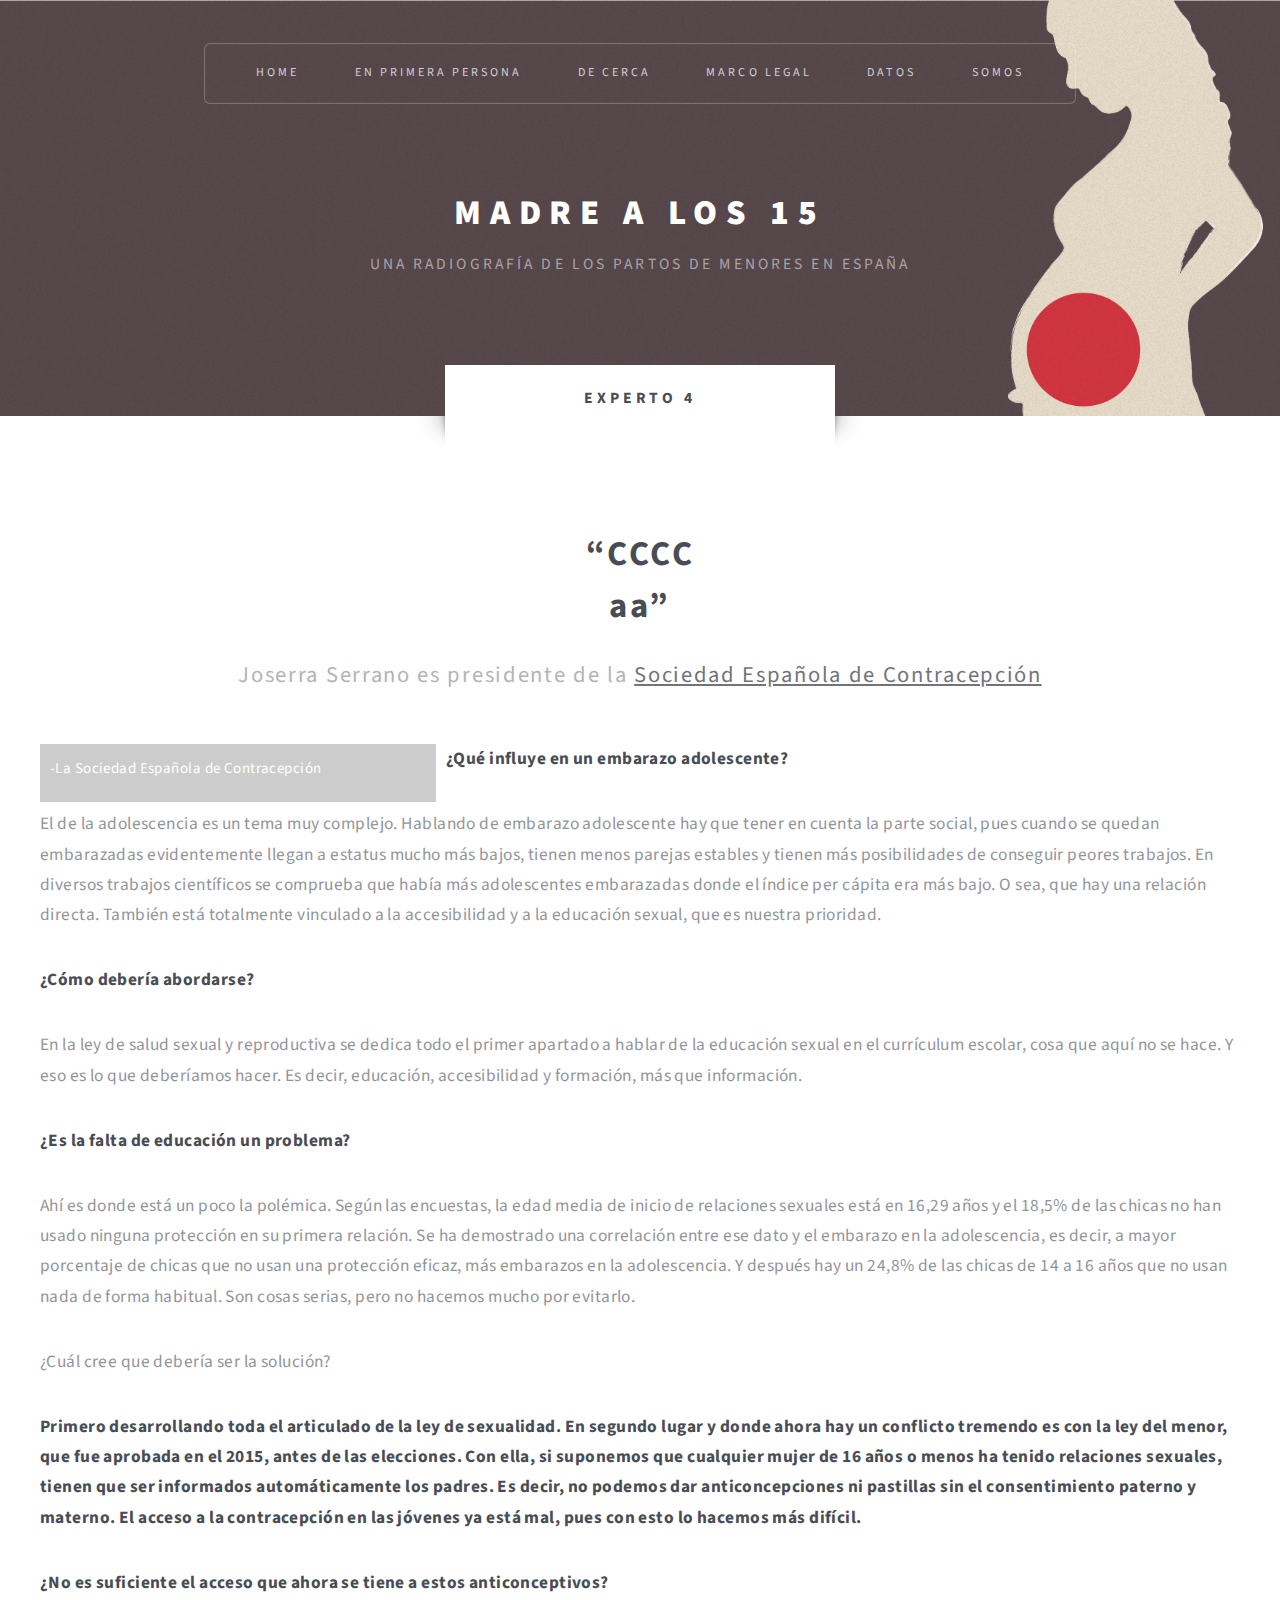
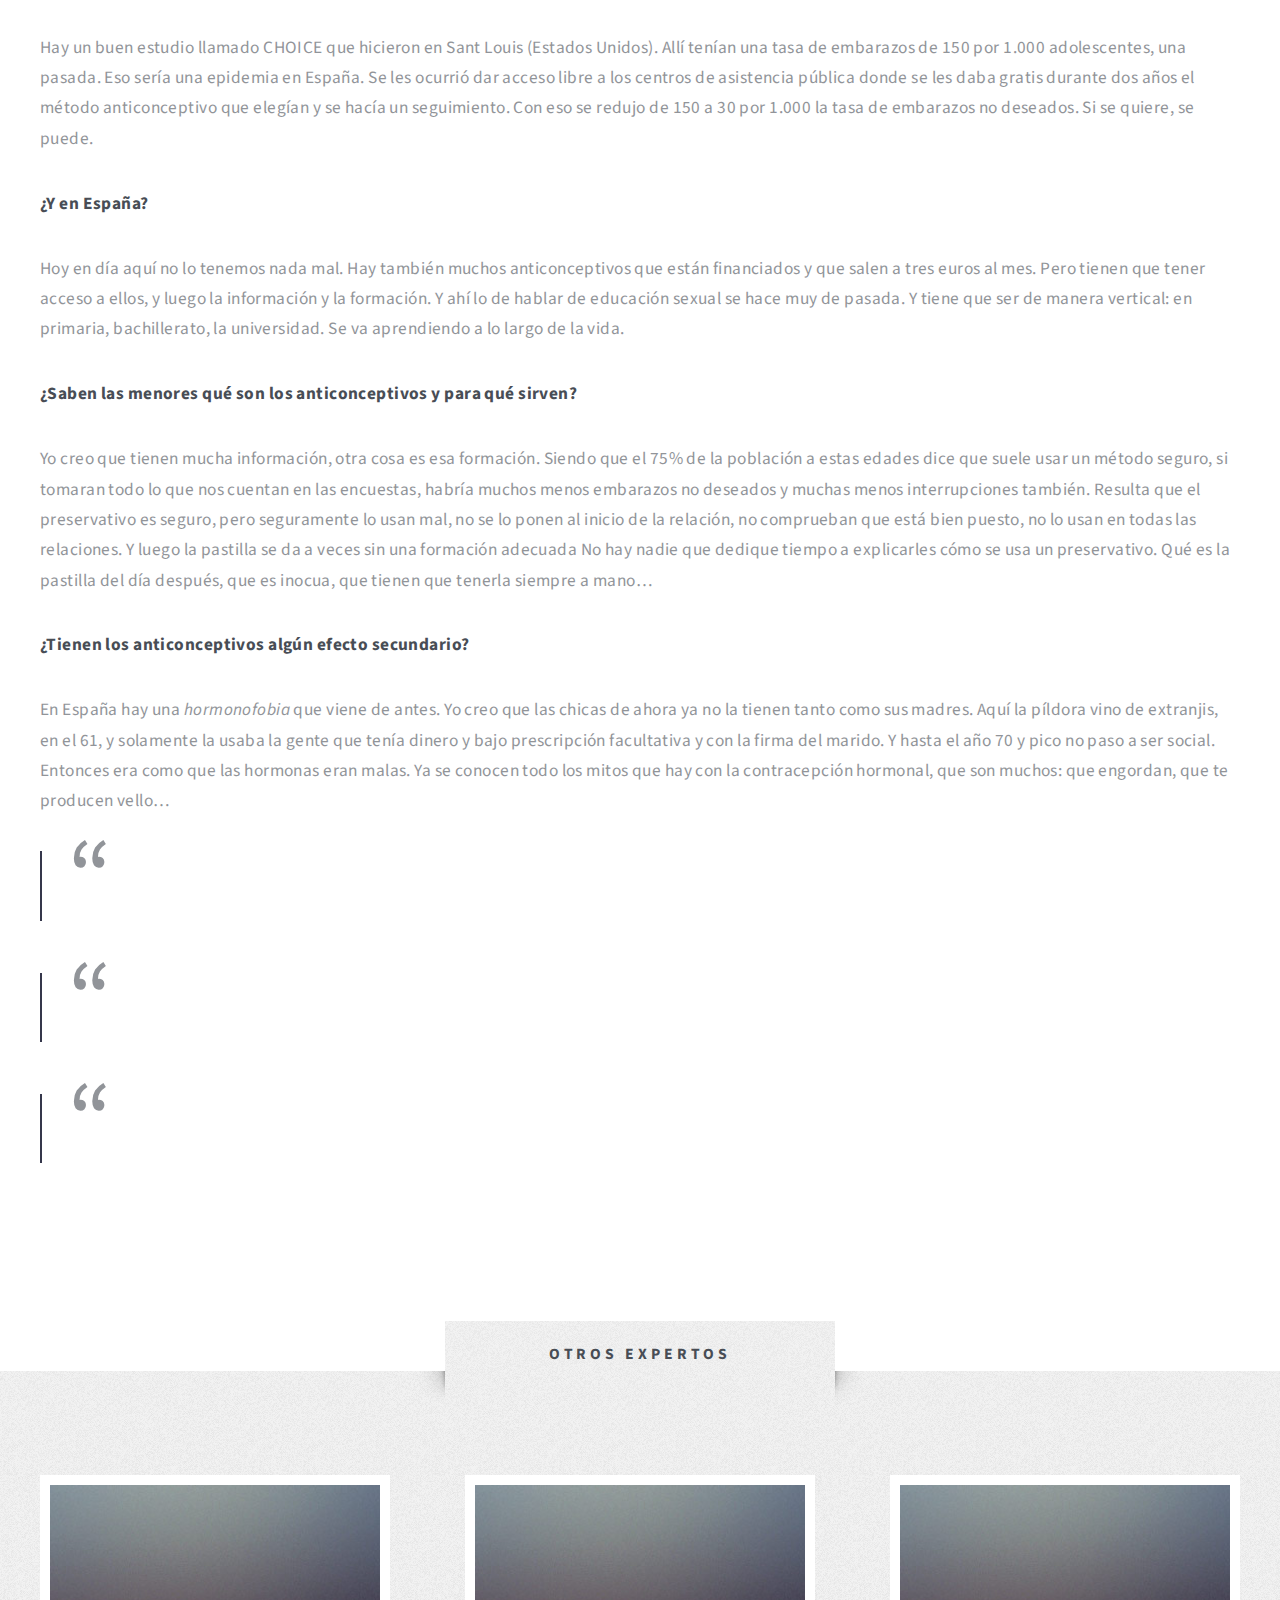
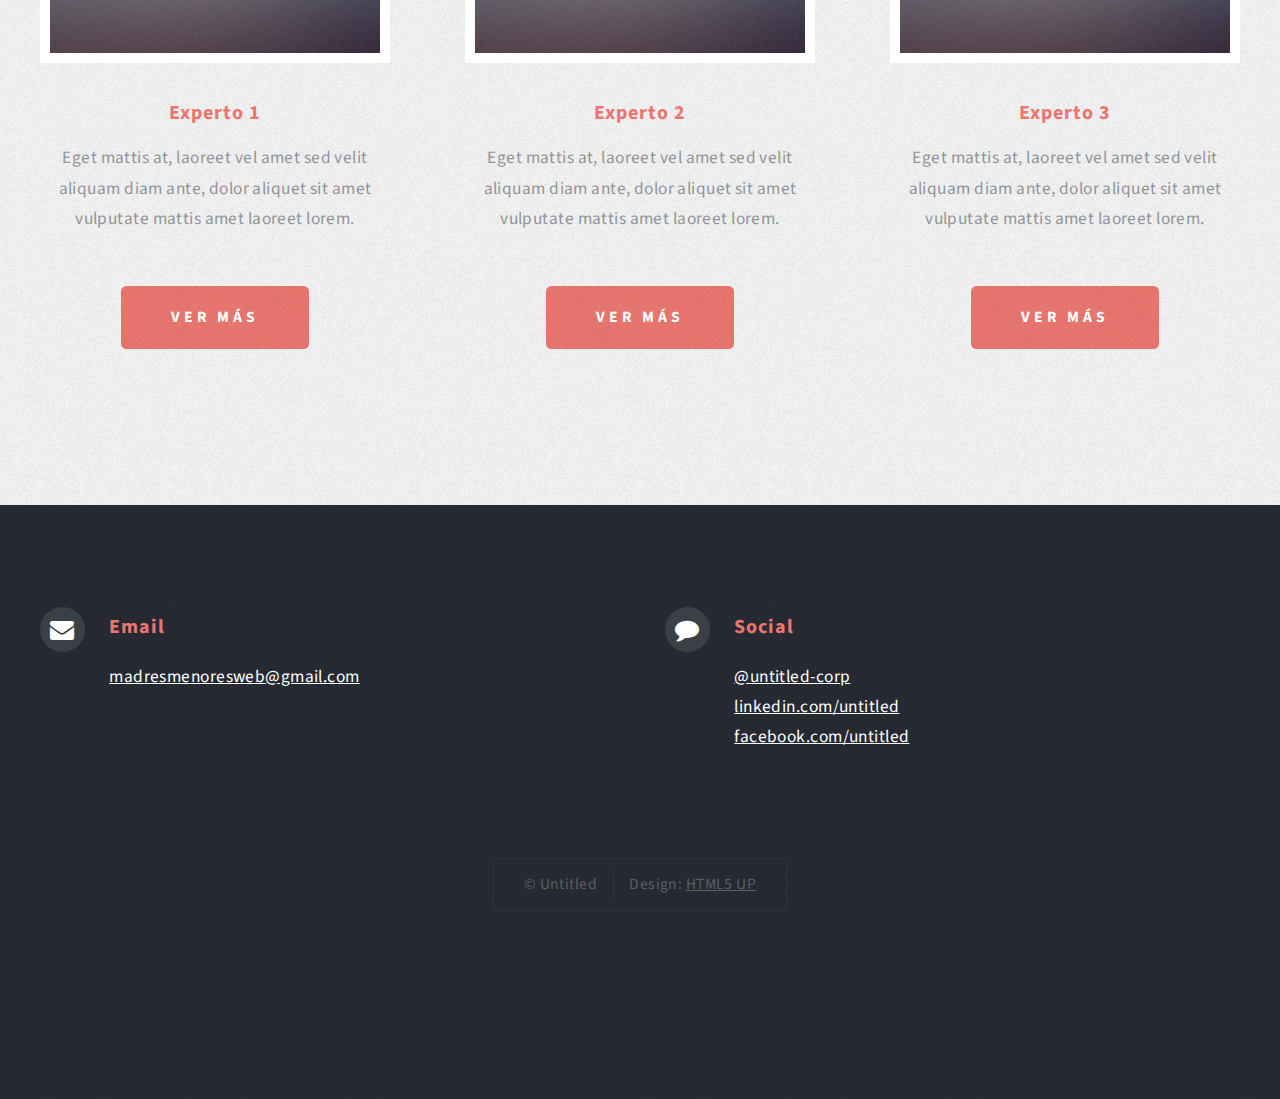
<file: experto4.html>
<!DOCTYPE HTML>
<!--
	Escape Velocity by HTML5 UP
	html5up.net | @ajlkn
	Free for personal and commercial use under the CCA 3.0 license (html5up.net/license)
-->
<html>
	<head>
		<title>Madre a los 15 - Experto 2</title>
		<meta charset="utf-8" />
		<meta name="viewport" content="width=device-width, initial-scale=1" />
		<!--[if lte IE 8]><script src="assets/js/ie/html5shiv.js"></script><![endif]-->
		<link rel="stylesheet" href="assets/css/main.css" />
		<!--[if lte IE 8]><link rel="stylesheet" href="assets/css/ie8.css" /><![endif]-->
		<link rel="apple-touch-icon" sizes="57x57" href="./images/favicon/apple-icon-57x57.png">
		<link rel="apple-touch-icon" sizes="60x60" href="./images/favicon/apple-icon-60x60.png">
		<link rel="apple-touch-icon" sizes="72x72" href="./images/favicon/apple-icon-72x72.png">
		<link rel="apple-touch-icon" sizes="76x76" href="./images/favicon/apple-icon-76x76.png">
		<link rel="apple-touch-icon" sizes="114x114" href="./images/favicon/apple-icon-114x114.png">
		<link rel="apple-touch-icon" sizes="120x120" href="./images/favicon/apple-icon-120x120.png">
		<link rel="apple-touch-icon" sizes="144x144" href="./images/favicon/apple-icon-144x144.png">
		<link rel="apple-touch-icon" sizes="152x152" href="./images/favicon/apple-icon-152x152.png">
		<link rel="apple-touch-icon" sizes="180x180" href="./images/favicon/apple-icon-180x180.png">
		<link rel="icon" type="image/png" sizes="192x192"  href="./images/favicon/android-icon-192x192.png">
		<link rel="icon" type="image/png" sizes="32x32" href="./images/favicon/favicon-32x32.png">
		<link rel="icon" type="image/png" sizes="96x96" href="./images/favicon/favicon-96x96.png">
		<link rel="icon" type="image/png" sizes="16x16" href="./images/favicon/favicon-16x16.png">
		<link rel="manifest" href="./images/favicon/manifest.json">
		<meta name="msapplication-TileColor" content="#ffffff">
		<meta name="msapplication-TileImage" content="./images/favicon/ms-icon-144x144.png">
		<meta name="theme-color" content="#ffffff">
	</head>
	<body class="no-sidebar">
		<div id="page-wrapper">

			<!-- Header -->
				<div id="header-wrapper" class="wrapper">
					<div id="header">

						<!-- Logo -->
							<div id="logo">
								<h1><a href="index.html">Madre a los 15</a></h1>
								<p>Una radiografía de los partos de menores en España</p>
							</div>

						<!-- Nav -->
							<nav id="nav">
								<ul>
									<li class="current"><a href="index.html">Home</a></li>
									<li>
										<a href="#">En primera persona</a>
										<ul>
											<li><a href="testimonio1.html">Testimonio 1</a></li>
											<li><a href="testimonio2.html">Testimonio 2</a></li>
											<li><a href="testimonio3.html">Testimonio 3</a></li>
											<!-- Ejemplo sub-submenu
											<li>
												<a href="#">Sed consequat</a>
												<ul>
													<li><a href="#">Lorem dolor</a></li>
													<li><a href="#">Amet consequat</a></li>
													<li><a href="#">Magna phasellus</a></li>
													<li><a href="#">Etiam nisl</a></li>
													<li><a href="#">Sed feugiat</a></li>
												</ul>
											</li>
											-->
										</ul>
									</li>
									<li>
										<a href="#">De cerca</a>
										<ul>
											<li><a href="experto1.html">Experto 1</a></li>
											<li><a href="experto2.html">Experto 2</a></li>
											<li><a href="experto3.html">Experto 3</a></li>
											<li><a href="experto4.html">Experto 4</a></li>
										</ul>
									</li>
									<li><a href="marco-legal.html">Marco legal</a></li>
									<li><a href="datos.html">Datos</a></li>
									<li><a href="somos.html">Somos</a></li>
								</ul>
							</nav>

					</div>
				</div>


			<!-- Main -->
				<div class="wrapper style2">
					<div class="title">Experto 4</div>
					<div id="main" class="container">

										<!-- Content -->
							<div id="content">
								<article class="box post">
									<header class="style1">
										<h2>“CCCC <br class="mobile-hide" />aa”</h2>
										<p>Joserra Serrano es presidente de la <a href="http://sec.es" target="_blank">Sociedad Española de Contracepción</a></p>
									</header>
									<!--FOTO DE LA EXPERTA
									<a href="#" class="image featured">
										<img src="images/pic01.jpg" alt="" />
									</a> -->

									<div class="destacado"> <p>-La Sociedad Española de Contracepción</p></div>
									
									<p><b>¿Qué influye en un embarazo adolescente?</b></p>

									<p>El de la adolescencia es un tema muy complejo. Hablando de embarazo adolescente hay que tener en cuenta la parte social, pues cuando se quedan embarazadas evidentemente llegan a estatus mucho más bajos, tienen menos parejas estables y tienen más posibilidades de conseguir peores trabajos. En diversos trabajos científicos se comprueba que había más adolescentes embarazadas donde el índice per cápita era más bajo. O sea, que hay una relación directa. También está totalmente vinculado a la accesibilidad y a la educación sexual, que es nuestra prioridad.</p> 

									<p><b>¿Cómo debería abordarse?</b></p>

									<p>En la ley de salud sexual y reproductiva se dedica todo el primer apartado a hablar de la educación sexual en el currículum escolar, cosa que aquí no se hace. Y eso es lo que deberíamos hacer. Es decir, educación, accesibilidad y formación, más que información.</p>

									<p><b>¿Es la falta de educación un problema?</b></p>

									<p>Ahí es donde está un poco la polémica. Según las encuestas, la edad media de inicio de relaciones sexuales está en 16,29 años y el 18,5% de las chicas no han usado ninguna protección en su primera relación. Se ha demostrado una correlación entre ese dato y el embarazo en la adolescencia, es decir, a mayor porcentaje de chicas que no usan una protección eficaz, más embarazos en la adolescencia. Y después hay un 24,8% de las chicas de 14 a 16 años que no usan nada de forma habitual. Son cosas serias, pero no hacemos mucho por evitarlo.</p> 

									<p>¿Cuál cree que debería ser la solución?</p> 

									<p><b>Primero desarrollando toda el articulado de la ley de sexualidad. En segundo lugar y donde ahora hay un conflicto tremendo es con la ley del menor, que fue aprobada en el 2015, antes de las elecciones. Con ella, si suponemos que cualquier mujer de 16 años o menos ha tenido relaciones sexuales, tienen que ser informados automáticamente los padres. Es decir, no podemos dar anticoncepciones ni pastillas sin el consentimiento paterno y materno. El acceso a la contracepción en las jóvenes ya está mal, pues con esto lo hacemos más difícil.</b></p>

									<p><b>¿No es suficiente el acceso que ahora se tiene a estos anticonceptivos?</b></p>

									<p>Hay un buen estudio llamado CHOICE que hicieron en Sant Louis (Estados Unidos). Allí tenían una tasa de embarazos de 150 por 1.000 adolescentes, una pasada. Eso sería una epidemia en España. Se les ocurrió dar acceso libre a los centros de asistencia pública donde se les daba gratis durante dos años el método anticonceptivo que elegían y se hacía un seguimiento. Con eso se redujo de 150 a 30 por 1.000 la tasa de embarazos no deseados. Si se quiere, se puede.</p> 

									<p><b>¿Y en España?</b></p>

									<p>Hoy en día aquí no lo tenemos nada mal. Hay también muchos anticonceptivos que están financiados y que salen a tres euros al mes. Pero tienen que tener acceso a ellos, y luego la información y la formación. Y ahí lo de hablar de educación sexual se hace muy de pasada. Y tiene que ser de manera vertical: en primaria, bachillerato, la universidad. Se va aprendiendo a lo largo de la vida.</p>

									<p><b>¿Saben las menores qué son los anticonceptivos y para qué sirven?</b></p>

									<p>Yo creo que tienen mucha información, otra cosa es esa formación. Siendo que el 75% de la población a estas edades dice que suele usar un método seguro, si tomaran todo lo que nos cuentan en las encuestas, habría muchos menos embarazos no deseados y muchas menos interrupciones también. Resulta que el preservativo es seguro, pero seguramente lo usan mal, no se lo ponen al inicio de la relación, no comprueban que está bien puesto, no lo usan en todas las relaciones. Y luego la pastilla se da a veces sin una formación adecuada No hay nadie que dedique tiempo a explicarles cómo se usa un preservativo. Qué es la pastilla del día después, que es inocua, que tienen que tenerla siempre a mano…</p> 
								
									<p><b>¿Tienen los anticonceptivos algún efecto secundario?</b></p>
						
									<p>En España hay una <i>hormonofobia</i> que viene de antes. Yo creo que las chicas de ahora ya no la tienen tanto como sus madres. Aquí la píldora vino de extranjis, en el 61, y solamente la usaba la gente que tenía dinero y bajo prescripción facultativa y con la firma del marido. Y hasta el año 70 y pico no paso a ser social. Entonces era como que las hormonas eran malas. Ya se conocen todo los mitos que hay con la contracepción hormonal, que son muchos: que engordan, que te producen vello…</p> 

									<p><b></b></p>

									<p></p>

									<p><b></b></p>

									<p></p> 

									<p><b></b></p>

									<p></p> 

									<p><b></b></p>

									<p></p>

									<p><b></b></p>

									<p></p> 

									<p class="quote"></p>

									<p><b></b></p>

									<p></p> 

									<p class="quote"></p>

									<p><b></b></p>

									<p></p>

									<p><b></b></p>

									<p></p> 

									<p><b></b></p>

									<p></p>

									<p><b></b></p>

									<p></p> 

									<p class="quote"></p>									
 






									<p></p> 

									<p><b></b></p>

									<p></p> 

									<p><b></b></p>

									<p></p> 

									<p><b></b></p>

									<p></p> 

									<p><b></b></p>

									<p></p> 

									<p><b></b></p>

									<p></p> 

									<p><b></b></p>

									<p></p> 



									

									
								</article>
								<!--
								<div class="row 150%">
									<div class="4u 12u(mobile)">
										<section class="box">
											<header>
												<h2>Magna pulvinar tempus</h2>
											</header>
											<a href="#" class="image featured"><img src="images/pic05.jpg" alt="" /></a>
											<p>Rutrum bibendum. Proin pellentesque diam non ligula commodo tempor. Vivamus
											eget urna nibh. Curabitur non fringilla nisl. Donec accumsan interdum nisi, quis
											tempus.</p>
											<a href="#" class="button style1">More</a>
										</section>
									</div>
									<div class="4u 12u(mobile)">
										<section class="box">
											<header>
												<h2>Magna pulvinar tempus</h2>
											</header>
											<a href="#" class="image featured"><img src="images/pic06.jpg" alt="" /></a>
											<p>Rutrum bibendum. Proin pellentesque diam non ligula commodo tempor. Vivamus
											eget urna nibh. Curabitur non fringilla nisl. Donec accumsan interdum nisi, quis
											tempus.</p>
											<a href="#" class="button style1">More</a>
										</section>
									</div>
									<div class="4u 12u(mobile)">
										<section class="box">
											<header>
												<h2>Magna pulvinar tempus</h2>
											</header>
											<a href="#" class="image featured"><img src="images/pic07.jpg" alt="" /></a>
											<p>Rutrum bibendum. Proin pellentesque diam non ligula commodo tempor. Vivamus
											eget urna nibh. Curabitur non fringilla nisl. Donec accumsan interdum nisi, quis
											tempus.</p>
											<a href="#" class="button style1">More</a>
										</section>
									</div>
								</div>
								-->
							</div>

					</div>
				</div>

			<!-- Highlights -->
				<div class="wrapper style3">
					<div class="title">Otros expertos</div>
					<div id="highlights" class="container">
						<div class="row 150%">
							<div class="4u 12u(mobile)">
								<section class="highlight">
									<a href="experto1.html" class="image featured"><img src="images/pic02.jpg" alt="" /></a>
									<h3><a href="experto1.html">Experto 1</a></h3>
									<p>Eget mattis at, laoreet vel amet sed velit aliquam diam ante, dolor aliquet sit amet vulputate mattis amet laoreet lorem.</p>
									<ul class="actions">
										<li><a href="experto1.html" class="button style1">Ver más</a></li>
									</ul>
								</section>
							</div>
							<div class="4u 12u(mobile)">
								<section class="highlight">
									<a href="experto2.html" class="image featured"><img src="images/pic02.jpg" alt="" /></a>
									<h3><a href="experto2.html">Experto 2</a></h3>
									<p>Eget mattis at, laoreet vel amet sed velit aliquam diam ante, dolor aliquet sit amet vulputate mattis amet laoreet lorem.</p>
									<ul class="actions">
										<li><a href="experto2.html" class="button style1">Ver más</a></li>
									</ul>
								</section>
							</div>
							<div class="4u 12u(mobile)">
								<section class="highlight">
									<a href="experto3.html" class="image featured"><img src="images/pic02.jpg" alt="" /></a>
									<h3><a href="experto3.html">Experto 3</a></h3>
									<p>Eget mattis at, laoreet vel amet sed velit aliquam diam ante, dolor aliquet sit amet vulputate mattis amet laoreet lorem.</p>
									<ul class="actions">
										<li><a href="experto3.html" class="button style1">Ver más</a></li>
									</ul>
								</section>
							</div>
						</div>
					</div>
				</div>

			<!-- Footer -->
				<div id="footer-wrapper" class="wrapper">
					<!--
					<div class="title">The Rest Of It</div>
					-->
					<div id="footer" class="container">
						<!--
						<header class="style1">
							<h2>Ipsum sapien elementum portitor?</h2>
							<p>
								Sed turpis tortor, tincidunt sed ornare in metus porttitor mollis nunc in aliquet.<br />
								Nam pharetra laoreet imperdiet volutpat etiam consequat feugiat.
							</p>
						</header>
						-->
						<!--
						<hr />
						-->
						<div class="row 150%">
							<!--
							<div class="6u 12u(mobile)">
							-->
								<!-- Contact Form -->
								<!--
									<section>
										<form method="post" action="#">
											<div class="row 50%">
												<div class="6u 12u(mobile)">
													<input type="text" name="name" id="contact-name" placeholder="Name" />
												</div>
												<div class="6u 12u(mobile)">
													<input type="text" name="email" id="contact-email" placeholder="Email" />
												</div>
											</div>
											<div class="row 50%">
												<div class="12u">
													<textarea name="message" id="contact-message" placeholder="Message" rows="4"></textarea>
												</div>
											</div>
											<div class="row">
												<div class="12u">
													<ul class="actions">
														<li><input type="submit" class="style1" value="Send" /></li>
														<li><input type="reset" class="style2" value="Reset" /></li>
													</ul>
												</div>
											</div>
										</form>
									</section>
									-->
							<!--
							</div>
							-->
							<div class="12u 12u(mobile)">

								<!-- Contact -->
									<section class="feature-list small">
										<div class="row">
											<!--
											<div class="6u 12u(mobile)">
												<section>
													<h3 class="icon fa-home">Mailing Address</h3>
													<p>
														Untitled Corporation<br />
														1234 Somewhere Rd #987<br />
														Nashville, TN 00000-0000
													</p>
												</section>
											</div>
											-->
											<div class="6u 12u(mobile)">
												<section>
													<h3 class="icon fa-envelope">Email</h3>
													<p>
														<a href="mailto:madresmenoresweb@gmail.com">madresmenoresweb@gmail.com</a>
													</p>
												</section>
											</div>
											<div class="6u 12u(mobile)">
												<section>
													<h3 class="icon fa-comment">Social</h3>
													<p>
														<a href="#">@untitled-corp</a><br />
														<a href="#">linkedin.com/untitled</a><br />
														<a href="#">facebook.com/untitled</a>
													</p>
												</section>
											</div>
										</div>
										<!--
										<div class="row">
											<div class="6u 12u(mobile)">
												<section>
													<h3 class="icon fa-envelope">Email</h3>
													<p>
														<a href="#">madresmenoresweb@gmail.com</a>
													</p>
												</section>
											</div>
											<div class="6u 12u(mobile)">
												<section>
													<h3 class="icon fa-phone">Phone</h3>
													<p>
														(000) 555-0000
													</p>
												</section>
											</div>
										</div>
										-->
									</section>

							</div>
						</div>
						<!--
						<hr />
						-->
					</div>
					<div id="copyright">
						<ul>
							<li>&copy; Untitled</li><li>Design: <a href="http://html5up.net">HTML5 UP</a></li>
						</ul>
					</div>
				</div>

		</div>

		<!-- Scripts -->

			<script src="assets/js/jquery.min.js"></script>
			<script src="assets/js/jquery.dropotron.min.js"></script>
			<script src="assets/js/skel.min.js"></script>
			<script src="assets/js/skel-viewport.min.js"></script>
			<script src="assets/js/util.js"></script>
			<!--[if lte IE 8]><script src="assets/js/ie/respond.min.js"></script><![endif]-->
			<script src="assets/js/main.js"></script>

	</body>
</html>
</file>
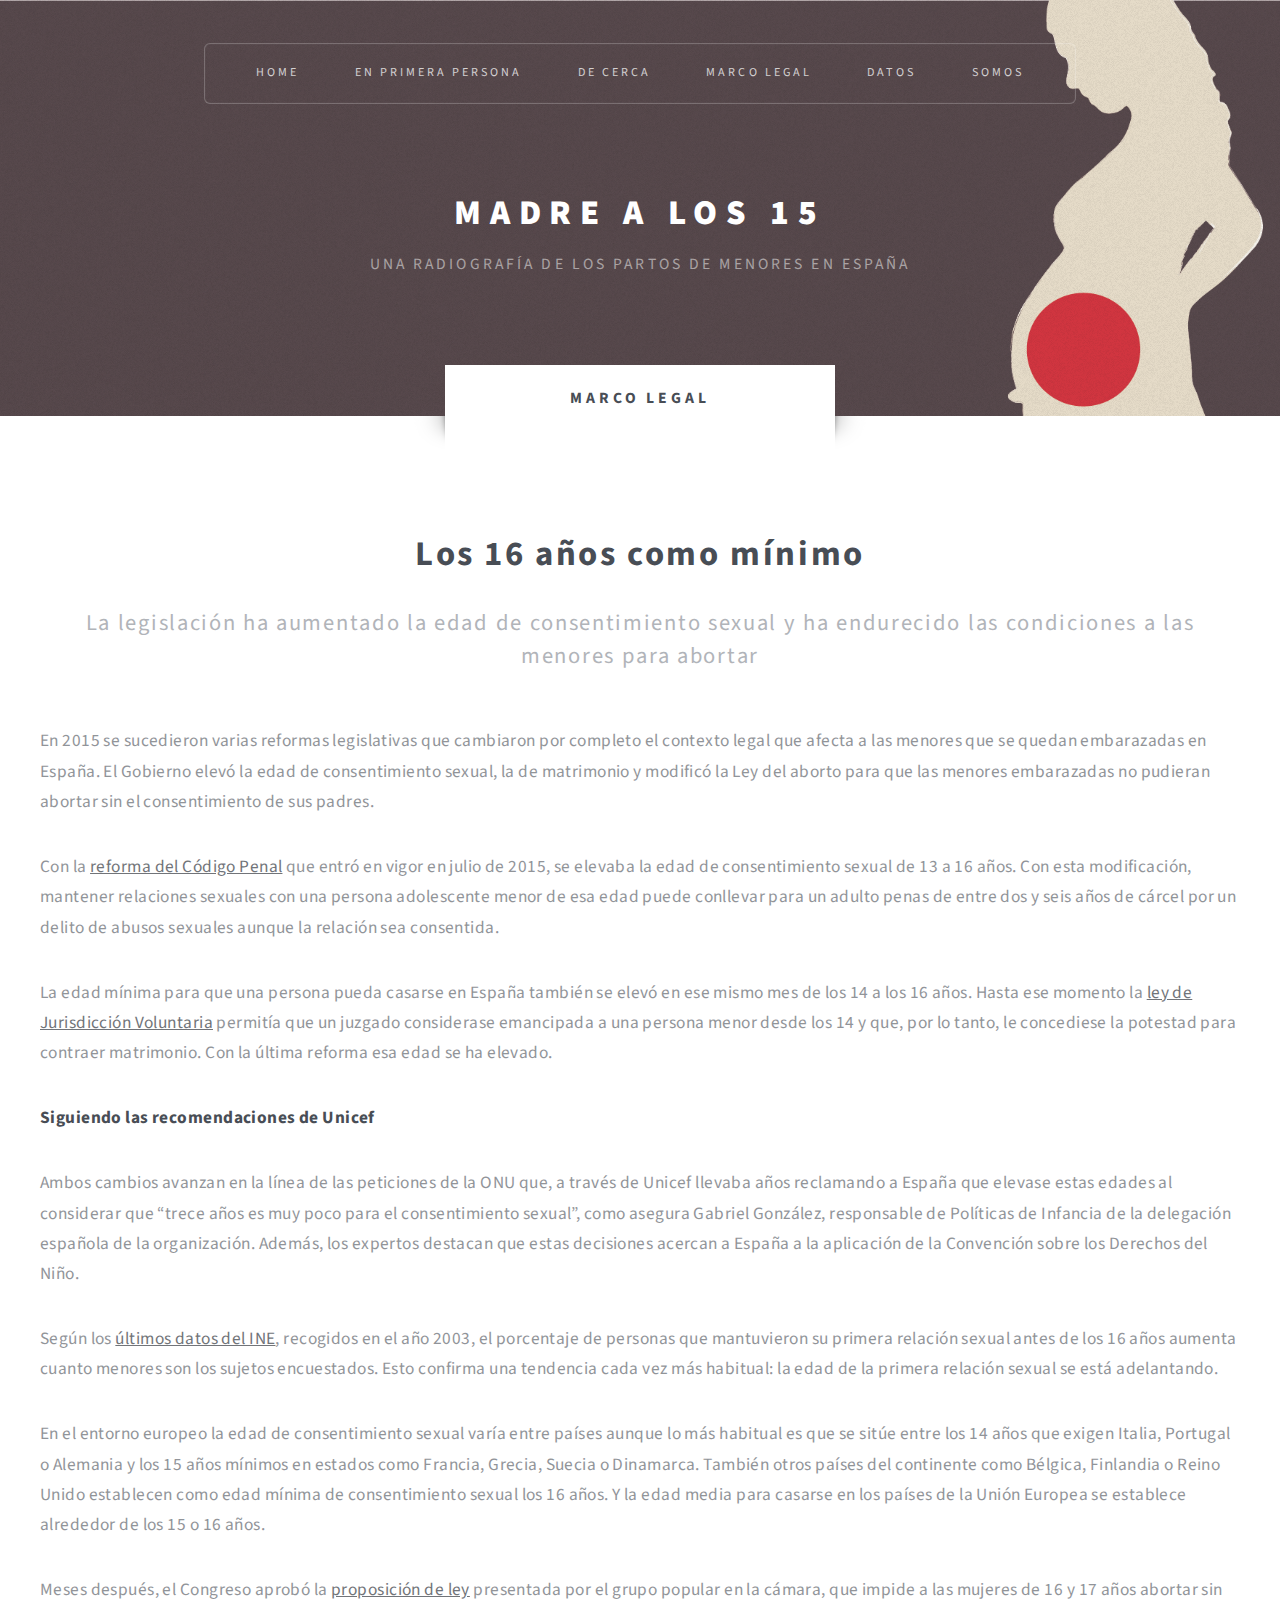
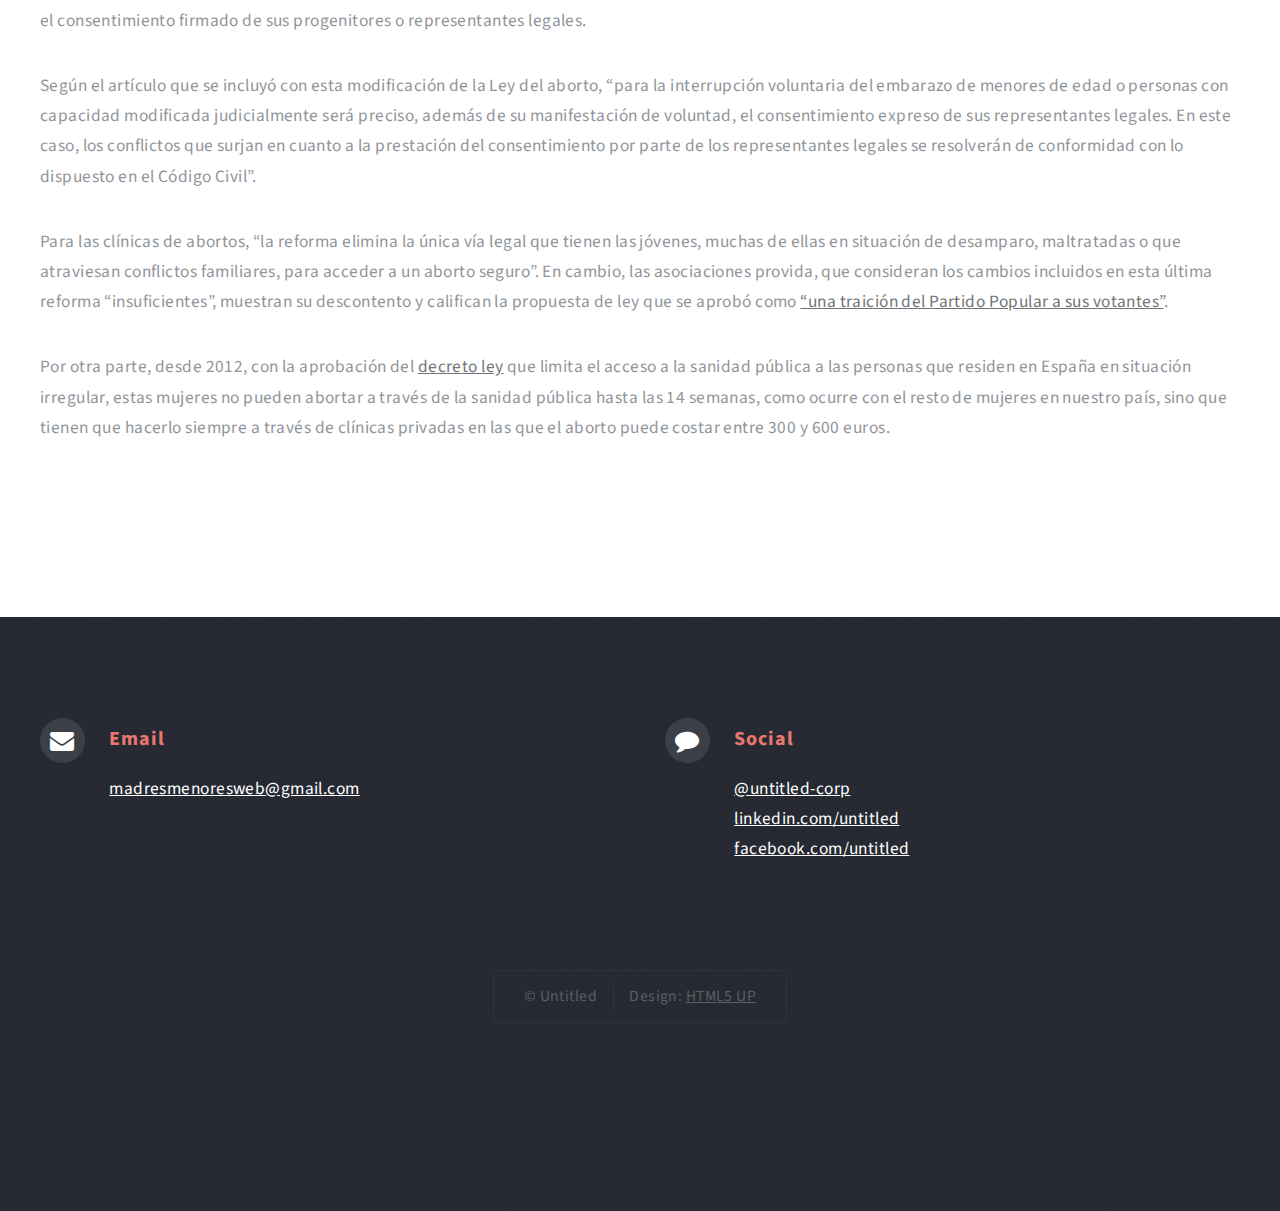
<file: marco-legal.html>
<!DOCTYPE HTML>
<!--
	Escape Velocity by HTML5 UP
	html5up.net | @ajlkn
	Free for personal and commercial use under the CCA 3.0 license (html5up.net/license)
-->
<html>
	<head>
		<title>Madre a los 15 - Marco legal</title>
		<meta charset="utf-8" />
		<meta name="viewport" content="width=device-width, initial-scale=1" />
		<!--[if lte IE 8]><script src="assets/js/ie/html5shiv.js"></script><![endif]-->
		<link rel="stylesheet" href="assets/css/main.css" />
		<!--[if lte IE 8]><link rel="stylesheet" href="assets/css/ie8.css" /><![endif]-->
		<link rel="apple-touch-icon" sizes="57x57" href="./images/favicon/apple-icon-57x57.png">
		<link rel="apple-touch-icon" sizes="60x60" href="./images/favicon/apple-icon-60x60.png">
		<link rel="apple-touch-icon" sizes="72x72" href="./images/favicon/apple-icon-72x72.png">
		<link rel="apple-touch-icon" sizes="76x76" href="./images/favicon/apple-icon-76x76.png">
		<link rel="apple-touch-icon" sizes="114x114" href="./images/favicon/apple-icon-114x114.png">
		<link rel="apple-touch-icon" sizes="120x120" href="./images/favicon/apple-icon-120x120.png">
		<link rel="apple-touch-icon" sizes="144x144" href="./images/favicon/apple-icon-144x144.png">
		<link rel="apple-touch-icon" sizes="152x152" href="./images/favicon/apple-icon-152x152.png">
		<link rel="apple-touch-icon" sizes="180x180" href="./images/favicon/apple-icon-180x180.png">
		<link rel="icon" type="image/png" sizes="192x192"  href="./images/favicon/android-icon-192x192.png">
		<link rel="icon" type="image/png" sizes="32x32" href="./images/favicon/favicon-32x32.png">
		<link rel="icon" type="image/png" sizes="96x96" href="./images/favicon/favicon-96x96.png">
		<link rel="icon" type="image/png" sizes="16x16" href="./images/favicon/favicon-16x16.png">
		<link rel="manifest" href="./images/favicon/manifest.json">
		<meta name="msapplication-TileColor" content="#ffffff">
		<meta name="msapplication-TileImage" content="./images/favicon/ms-icon-144x144.png">
		<meta name="theme-color" content="#ffffff">
	</head>
	<body class="no-sidebar">
		<div id="page-wrapper">

			<!-- Header -->
				<div id="header-wrapper" class="wrapper">
					<div id="header">

						<!-- Logo -->
							<div id="logo">
								<h1><a href="index.html">Madre a los 15</a></h1>
								<p>Una radiografía de los partos de menores en España</p>
							</div>

						<!-- Nav -->
							<nav id="nav">
								<ul>
									<li class="current"><a href="index.html">Home</a></li>
									<li>
										<a href="#">En primera persona</a>
										<ul>
											<li><a href="testimonio1.html">Testimonio 1</a></li>
											<li><a href="testimonio2.html">Testimonio 2</a></li>
											<li><a href="testimonio3.html">Testimonio 3</a></li>
											<!-- Ejemplo sub-submenu
											<li>
												<a href="#">Sed consequat</a>
												<ul>
													<li><a href="#">Lorem dolor</a></li>
													<li><a href="#">Amet consequat</a></li>
													<li><a href="#">Magna phasellus</a></li>
													<li><a href="#">Etiam nisl</a></li>
													<li><a href="#">Sed feugiat</a></li>
												</ul>
											</li>
											-->
										</ul>
									</li>
									<li>
										<a href="#">De cerca</a>
										<ul>
											<li><a href="experto1.html">Experto 1</a></li>
											<li><a href="experto2.html">Experto 2</a></li>
											<li><a href="experto3.html">Experto 3</a></li>
											<li><a href="experto4.html">Experto 4</a></li>
										</ul>
									</li>
									<li><a href="marco-legal.html">Marco legal</a></li>
									<li><a href="datos.html">Datos</a></li>
									<li><a href="somos.html">Somos</a></li>
								</ul>
							</nav>

					</div>
				</div>


			<!-- Main -->
				<div class="wrapper style2">
					<div class="title">Marco legal</div>
					<div id="main" class="container">

						<!-- Content -->
							<div id="content">
								<article class="box post">
									<header class="style1">
										<!--<h2>Lorem ipsum dolor sit amet magna egestas<br class="mobile-hide" />
										morbi bibendum sed malesuada</h2>-->
										<h2>Los 16 años como mínimo</h2>
										<p>La legislación ha aumentado la edad de consentimiento sexual y ha endurecido las condiciones a las menores para abortar</p>
									</header>
									<!--<a href="#" class="image featured">
										<img src="images/pic02.jpg" alt="" />-->
									</a>
									<p>En 2015 se sucedieron varias reformas legislativas que cambiaron por completo el contexto legal que afecta a las menores que se quedan embarazadas en España. El Gobierno elevó la edad de consentimiento sexual, la de matrimonio y modificó la Ley del aborto para que las menores embarazadas no pudieran abortar sin el consentimiento de sus padres.</p>
									<p>Con la <a href="https://www.boe.es/buscar/act.php?id=BOE-A-2015-3439" target="_blank">reforma del Código Penal</a> que entró en vigor en julio de 2015, se elevaba la edad de consentimiento sexual de 13 a 16 años. Con esta modificación, mantener relaciones sexuales con una persona adolescente menor de esa edad puede conllevar para un adulto penas de entre dos y seis años de cárcel por un delito de abusos sexuales aunque la relación sea consentida.</p>
									<p>La edad mínima para que una persona pueda casarse en España también se elevó en ese mismo mes de los 14 a los 16 años. Hasta ese momento la <a href="https://www.boe.es/buscar/act.php?id=BOE-A-2015-7391" target="_blank">ley de Jurisdicción Voluntaria</a> permitía que un juzgado considerase emancipada a una persona menor desde los 14 y que, por lo tanto, le concediese la potestad para contraer matrimonio. Con la última reforma esa edad se ha elevado.</p>
									<p><b>Siguiendo las recomendaciones de Unicef</b></p>
									<p>Ambos cambios avanzan en la línea de las peticiones de la ONU que, a través de Unicef llevaba años reclamando a España que elevase estas edades al considerar que “trece años es muy poco para el consentimiento sexual”, como asegura Gabriel González, responsable de Políticas de Infancia de la delegación española de la organización. Además, los expertos destacan que estas decisiones acercan a España a la aplicación de la Convención sobre los Derechos del Niño.</p>
									<p>Según los <a href="http://www.ine.es/revistas/cifraine/cifine_sida0704.pdf" target="_blank"> últimos datos del INE</a>, recogidos en el año 2003, el porcentaje de personas que mantuvieron su primera relación sexual antes de los 16 años aumenta cuanto menores son los sujetos encuestados. Esto confirma una tendencia cada vez más habitual: la edad de la primera relación sexual se está adelantando.</p>
									<p>En el entorno europeo la edad de consentimiento sexual varía entre países aunque lo más habitual es que se sitúe entre los 14 años que exigen Italia, Portugal o Alemania y los 15 años mínimos en estados como Francia, Grecia, Suecia o Dinamarca. También otros países del continente como Bélgica, Finlandia o Reino Unido establecen como edad mínima de consentimiento sexual los 16 años. Y la edad media para casarse en los países de la Unión Europea se establece alrededor de los 15 o 16 años.</p>
									<p>Meses después, el Congreso aprobó la <a href="https://www.boe.es/boe/dias/2015/09/22/pdfs/BOE-A-2015-10141.pdf" target="_blank">proposición de ley</a> presentada por el grupo popular en la cámara, que impide a las mujeres de 16 y 17 años abortar sin el consentimiento firmado de sus progenitores o representantes legales. </p>
									<p>Según el artículo que se incluyó con esta modificación de la Ley del aborto, “para la interrupción voluntaria del embarazo de menores de edad o personas con capacidad modificada judicialmente será preciso, además de su manifestación de voluntad, el consentimiento expreso de sus representantes legales. En este caso, los conflictos que surjan en cuanto a la prestación del consentimiento por parte de los representantes legales se resolverán de conformidad con lo dispuesto en el Código Civil”.</p>
									<p>Para las clínicas de abortos, “la reforma elimina la única vía legal que tienen las jóvenes, muchas de ellas en situación de desamparo, maltratadas o que atraviesan conflictos familiares, para acceder a un aborto seguro”. En cambio, las asociaciones provida, que consideran los cambios incluidos en esta última reforma “insuficientes”, muestran su descontento y califican la propuesta de ley que se aprobó como <a href="http://www.hazteoir.org/noticia/63324-parlamentarios-provida-pp-imaginar-que-partido-haya-dejado-creer-derecho-vida-nos" target="_blank">“una traición del Partido Popular a sus votantes”</a>.</p>
									<p>Por otra parte, desde 2012, con la aprobación del <a href="https://www.boe.es/boe/dias/2012/08/04/pdfs/BOE-A-2012-10477.pdf" target="_blank">decreto ley</a> que limita el acceso a la sanidad pública a las personas que residen en España en situación irregular, estas mujeres no pueden abortar a través de la sanidad pública hasta las 14 semanas, como ocurre con el resto de mujeres en nuestro país, sino que tienen que hacerlo siempre a través de clínicas privadas en las que el aborto puede costar entre 300 y 600 euros.</p>
								</article>
								<!--
								<div class="row 150%">
									<div class="4u 12u(mobile)">
										<section class="box">
											<header>
												<h2>Magna pulvinar tempus</h2>
											</header>
											<a href="#" class="image featured"><img src="images/pic05.jpg" alt="" /></a>
											<p>Rutrum bibendum. Proin pellentesque diam non ligula commodo tempor. Vivamus
											eget urna nibh. Curabitur non fringilla nisl. Donec accumsan interdum nisi, quis
											tempus.</p>
											<a href="#" class="button style1">More</a>
										</section>
									</div>
									<div class="4u 12u(mobile)">
										<section class="box">
											<header>
												<h2>Magna pulvinar tempus</h2>
											</header>
											<a href="#" class="image featured"><img src="images/pic06.jpg" alt="" /></a>
											<p>Rutrum bibendum. Proin pellentesque diam non ligula commodo tempor. Vivamus
											eget urna nibh. Curabitur non fringilla nisl. Donec accumsan interdum nisi, quis
											tempus.</p>
											<a href="#" class="button style1">More</a>
										</section>
									</div>
									<div class="4u 12u(mobile)">
										<section class="box">
											<header>
												<h2>Magna pulvinar tempus</h2>
											</header>
											<a href="#" class="image featured"><img src="images/pic07.jpg" alt="" /></a>
											<p>Rutrum bibendum. Proin pellentesque diam non ligula commodo tempor. Vivamus
											eget urna nibh. Curabitur non fringilla nisl. Donec accumsan interdum nisi, quis
											tempus.</p>
											<a href="#" class="button style1">More</a>
										</section>
									</div>
								</div>
								-->
							</div>

					</div>
				</div>

			<!-- Highlights -->
			    <!--
				<div class="wrapper style3">
					<div class="title">The Endorsements</div>
					<div id="highlights" class="container">
						<div class="row 150%">
							<div class="4u 12u(mobile)">
								<section class="highlight">
									<a href="#" class="image featured"><img src="images/pic02.jpg" alt="" /></a>
									<h3><a href="#">Aliquam diam consequat</a></h3>
									<p>Eget mattis at, laoreet vel amet sed velit aliquam diam ante, dolor aliquet sit amet vulputate mattis amet laoreet lorem.</p>
									<ul class="actions">
										<li><a href="#" class="button style1">Learn More</a></li>
									</ul>
								</section>
							</div>
							<div class="4u 12u(mobile)">
								<section class="highlight">
									<a href="#" class="image featured"><img src="images/pic03.jpg" alt="" /></a>
									<h3><a href="#">Nisl adipiscing sed lorem</a></h3>
									<p>Eget mattis at, laoreet vel amet sed velit aliquam diam ante, dolor aliquet sit amet vulputate mattis amet laoreet lorem.</p>
									<ul class="actions">
										<li><a href="#" class="button style1">Learn More</a></li>
									</ul>
								</section>
							</div>
							<div class="4u 12u(mobile)">
								<section class="highlight">
									<a href="#" class="image featured"><img src="images/pic04.jpg" alt="" /></a>
									<h3><a href="#">Mattis tempus lorem</a></h3>
									<p>Eget mattis at, laoreet vel amet sed velit aliquam diam ante, dolor aliquet sit amet vulputate mattis amet laoreet lorem.</p>
									<ul class="actions">
										<li><a href="#" class="button style1">Learn More</a></li>
									</ul>
								</section>
							</div>
						</div>
					</div>
				</div>
				-->

			<!-- Footer -->
				<div id="footer-wrapper" class="wrapper">
					<!--
					<div class="title">The Rest Of It</div>
					-->
					<div id="footer" class="container">
						<!--
						<header class="style1">
							<h2>Ipsum sapien elementum portitor?</h2>
							<p>
								Sed turpis tortor, tincidunt sed ornare in metus porttitor mollis nunc in aliquet.<br />
								Nam pharetra laoreet imperdiet volutpat etiam consequat feugiat.
							</p>
						</header>
						-->
						<!--
						<hr />
						-->
						<div class="row 150%">
							<!--
							<div class="6u 12u(mobile)">
							-->
								<!-- Contact Form -->
								<!--
									<section>
										<form method="post" action="#">
											<div class="row 50%">
												<div class="6u 12u(mobile)">
													<input type="text" name="name" id="contact-name" placeholder="Name" />
												</div>
												<div class="6u 12u(mobile)">
													<input type="text" name="email" id="contact-email" placeholder="Email" />
												</div>
											</div>
											<div class="row 50%">
												<div class="12u">
													<textarea name="message" id="contact-message" placeholder="Message" rows="4"></textarea>
												</div>
											</div>
											<div class="row">
												<div class="12u">
													<ul class="actions">
														<li><input type="submit" class="style1" value="Send" /></li>
														<li><input type="reset" class="style2" value="Reset" /></li>
													</ul>
												</div>
											</div>
										</form>
									</section>
									-->
							<!--
							</div>
							-->
							<div class="12u 12u(mobile)">

								<!-- Contact -->
									<section class="feature-list small">
										<div class="row">
											<!--
											<div class="6u 12u(mobile)">
												<section>
													<h3 class="icon fa-home">Mailing Address</h3>
													<p>
														Untitled Corporation<br />
														1234 Somewhere Rd #987<br />
														Nashville, TN 00000-0000
													</p>
												</section>
											</div>
											-->
											<div class="6u 12u(mobile)">
												<section>
													<h3 class="icon fa-envelope">Email</h3>
													<p>
														<a href="mailto:madresmenoresweb@gmail.com">madresmenoresweb@gmail.com</a>
													</p>
												</section>
											</div>
											<div class="6u 12u(mobile)">
												<section>
													<h3 class="icon fa-comment">Social</h3>
													<p>
														<a href="#">@untitled-corp</a><br />
														<a href="#">linkedin.com/untitled</a><br />
														<a href="#">facebook.com/untitled</a>
													</p>
												</section>
											</div>
										</div>
										<!--
										<div class="row">
											<div class="6u 12u(mobile)">
												<section>
													<h3 class="icon fa-envelope">Email</h3>
													<p>
														<a href="#">madresmenoresweb@gmail.com</a>
													</p>
												</section>
											</div>
											<div class="6u 12u(mobile)">
												<section>
													<h3 class="icon fa-phone">Phone</h3>
													<p>
														(000) 555-0000
													</p>
												</section>
											</div>
										</div>
										-->
									</section>

							</div>
						</div>
						<!--
						<hr />
						-->
					</div>
					<div id="copyright">
						<ul>
							<li>&copy; Untitled</li><li>Design: <a href="http://html5up.net">HTML5 UP</a></li>
						</ul>
					</div>
				</div>

		</div>

		<!-- Scripts -->

			<script src="assets/js/jquery.min.js"></script>
			<script src="assets/js/jquery.dropotron.min.js"></script>
			<script src="assets/js/skel.min.js"></script>
			<script src="assets/js/skel-viewport.min.js"></script>
			<script src="assets/js/util.js"></script>
			<!--[if lte IE 8]><script src="assets/js/ie/respond.min.js"></script><![endif]-->
			<script src="assets/js/main.js"></script>

	</body>
</html>
</file>
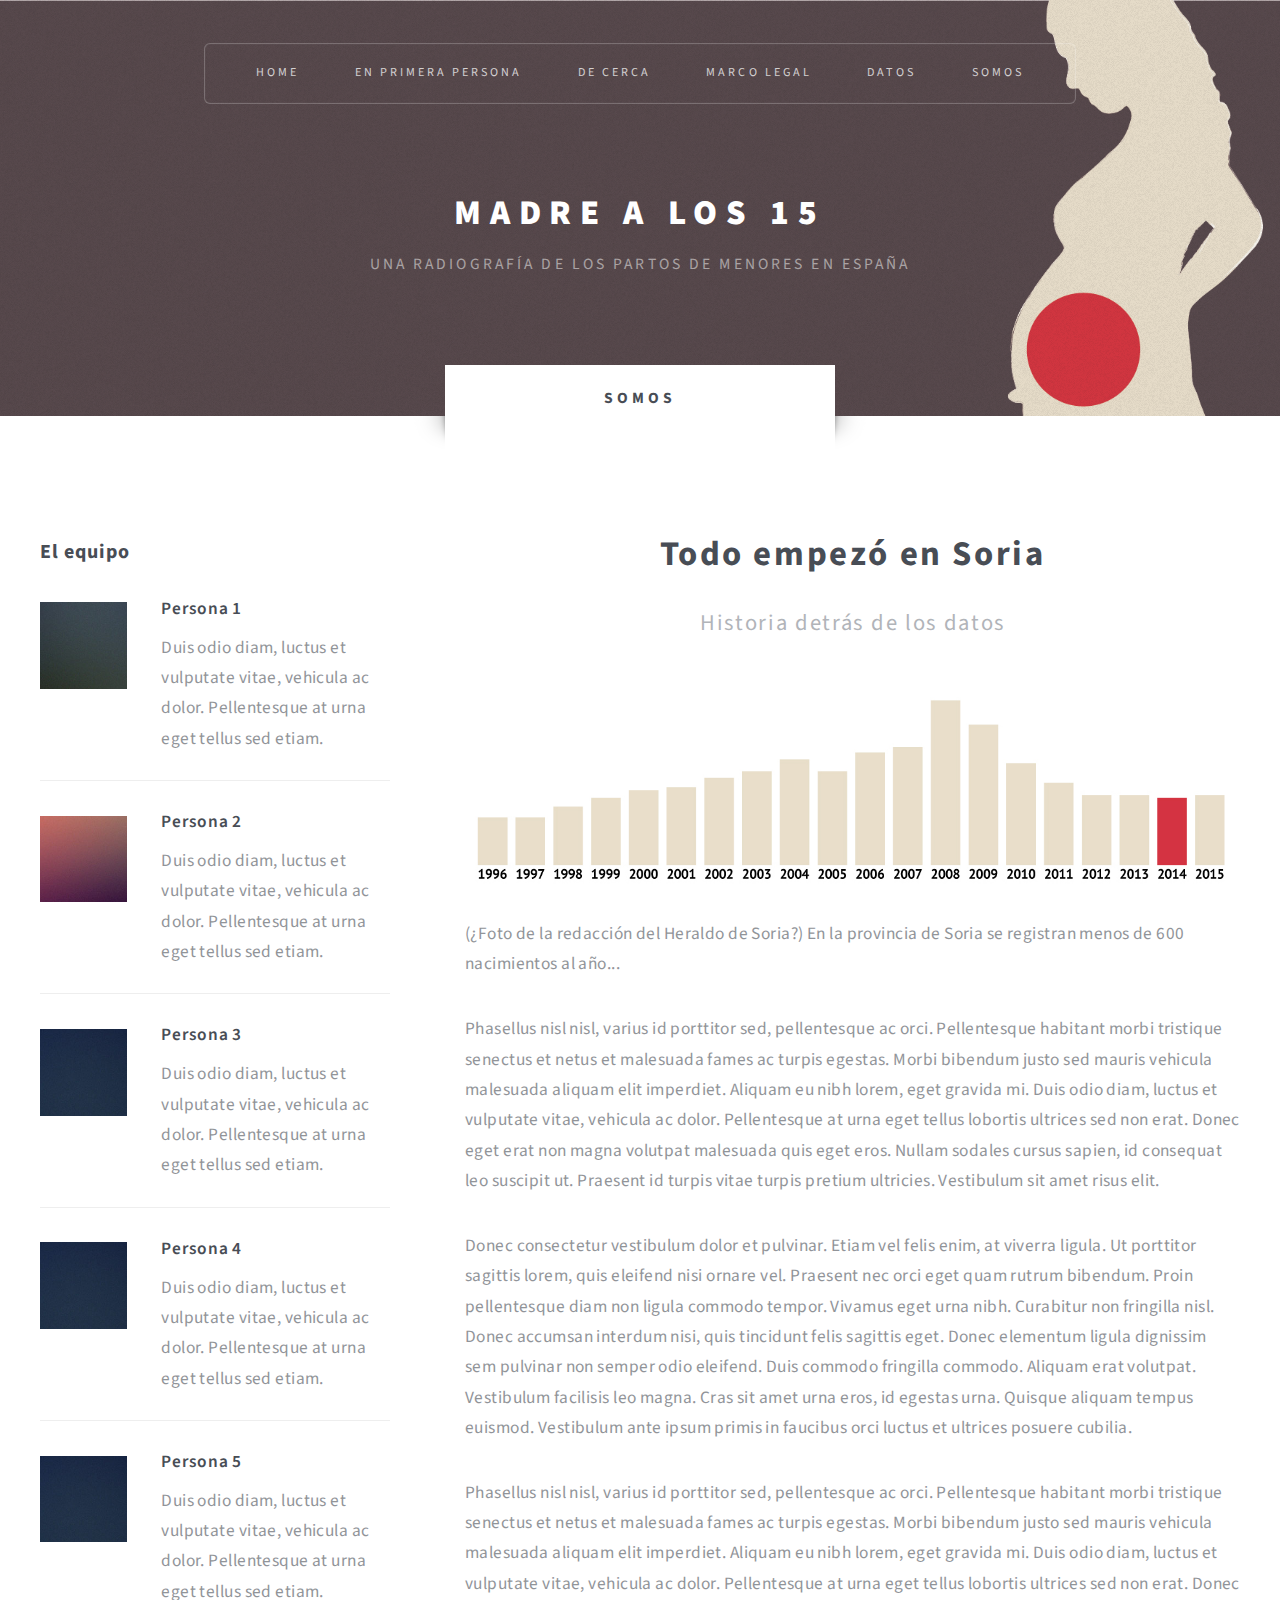
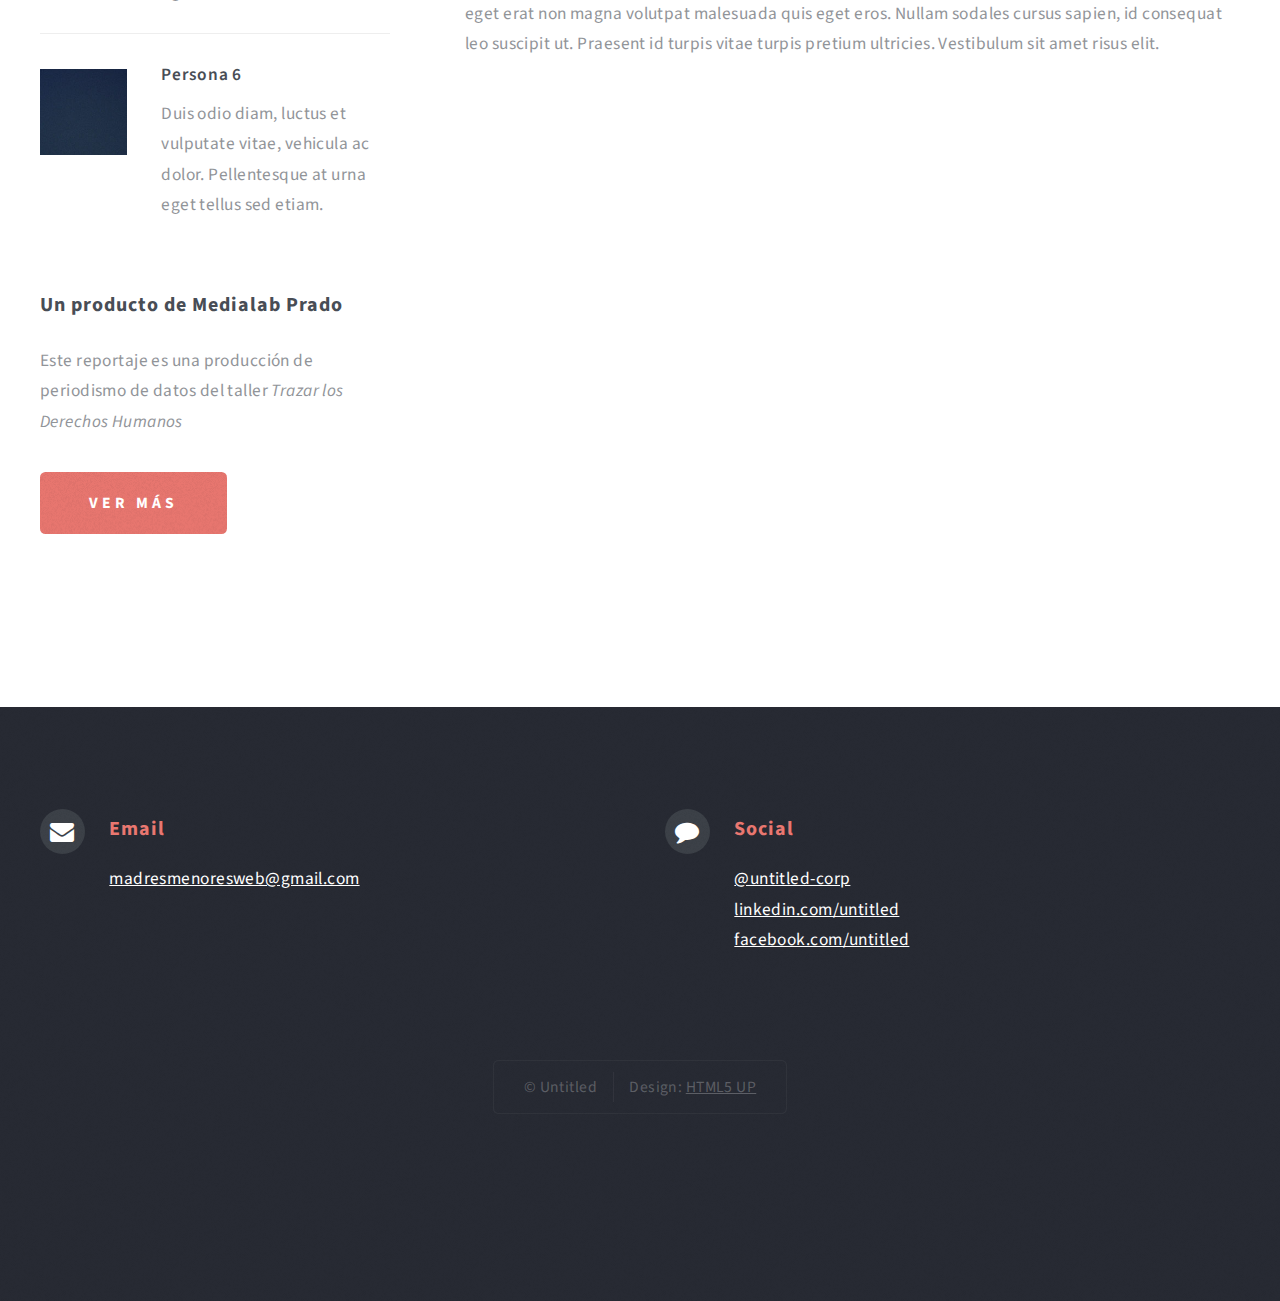
<file: somos.html>
<!DOCTYPE HTML>
<!--
	Escape Velocity by HTML5 UP
	html5up.net | @ajlkn
	Free for personal and commercial use under the CCA 3.0 license (html5up.net/license)
-->
<html>
	<head>
		<title>Madre a los 15 - Somos</title>
		<meta charset="utf-8" />
		<meta name="viewport" content="width=device-width, initial-scale=1" />
		<!--[if lte IE 8]><script src="assets/js/ie/html5shiv.js"></script><![endif]-->
		<link rel="stylesheet" href="assets/css/main.css" />
		<!--[if lte IE 8]><link rel="stylesheet" href="assets/css/ie8.css" /><![endif]-->
		<link rel="apple-touch-icon" sizes="57x57" href="./images/favicon/apple-icon-57x57.png">
		<link rel="apple-touch-icon" sizes="60x60" href="./images/favicon/apple-icon-60x60.png">
		<link rel="apple-touch-icon" sizes="72x72" href="./images/favicon/apple-icon-72x72.png">
		<link rel="apple-touch-icon" sizes="76x76" href="./images/favicon/apple-icon-76x76.png">
		<link rel="apple-touch-icon" sizes="114x114" href="./images/favicon/apple-icon-114x114.png">
		<link rel="apple-touch-icon" sizes="120x120" href="./images/favicon/apple-icon-120x120.png">
		<link rel="apple-touch-icon" sizes="144x144" href="./images/favicon/apple-icon-144x144.png">
		<link rel="apple-touch-icon" sizes="152x152" href="./images/favicon/apple-icon-152x152.png">
		<link rel="apple-touch-icon" sizes="180x180" href="./images/favicon/apple-icon-180x180.png">
		<link rel="icon" type="image/png" sizes="192x192"  href="./images/favicon/android-icon-192x192.png">
		<link rel="icon" type="image/png" sizes="32x32" href="./images/favicon/favicon-32x32.png">
		<link rel="icon" type="image/png" sizes="96x96" href="./images/favicon/favicon-96x96.png">
		<link rel="icon" type="image/png" sizes="16x16" href="./images/favicon/favicon-16x16.png">
		<link rel="manifest" href="./images/favicon/manifest.json">
		<meta name="msapplication-TileColor" content="#ffffff">
		<meta name="msapplication-TileImage" content="./images/favicon/ms-icon-144x144.png">
		<meta name="theme-color" content="#ffffff">
	</head>
	<body class="left-sidebar">
		<div id="page-wrapper">

			<!-- Header -->
				<div id="header-wrapper" class="wrapper">
					<div id="header">

						<!-- Logo -->
							<div id="logo">
								<h1><a href="index.html">Madre a los 15</a></h1>
								<p>Una radiografía de los partos de menores en España</p>
							</div>

						<!-- Nav -->
							<nav id="nav">
								<ul>
									<li class="current"><a href="index.html">Home</a></li>
									<li>
										<a href="#">En primera persona</a>
										<ul>
											<li><a href="testimonio1.html">Testimonio 1</a></li>
											<li><a href="testimonio2.html">Testimonio 2</a></li>
											<li><a href="testimonio3.html">Testimonio 3</a></li>
											<!-- Ejemplo sub-submenu
											<li>
												<a href="#">Sed consequat</a>
												<ul>
													<li><a href="#">Lorem dolor</a></li>
													<li><a href="#">Amet consequat</a></li>
													<li><a href="#">Magna phasellus</a></li>
													<li><a href="#">Etiam nisl</a></li>
													<li><a href="#">Sed feugiat</a></li>
												</ul>
											</li>
											-->
										</ul>
									</li>
									<li>
										<a href="#">De cerca</a>
										<ul>
											<li><a href="experto1.html">Experto 1</a></li>
											<li><a href="experto2.html">Experto 2</a></li>
											<li><a href="experto3.html">Experto 3</a></li>
											<li><a href="experto4.html">Experto 4</a></li>
										</ul>
									</li>
									<li><a href="marco-legal.html">Marco legal</a></li>
									<li><a href="datos.html">Datos</a></li>
									<li><a href="somos.html">Somos</a></li>
								</ul>
							</nav>

					</div>
				</div>

			<!-- Main -->
				<div class="wrapper style2">
					<div class="title">Somos</div>
					<div id="main" class="container">
						<div class="row 150%">
							<div class="4u 12u(mobile)">

								<!-- Sidebar -->
									<div id="sidebar">
										<section class="box">
											<header>
												<h2>El equipo</h2>
											</header>
											<ul class="style2">
												<li>
													<article class="box post-excerpt">
														<a href="#" class="image left"><img src="images/pic08.jpg" alt="" /></a>
														<h3><a href="#">Persona 1</a></h3>
														<p>Duis odio diam, luctus et vulputate vitae, vehicula ac dolor. Pellentesque at urna eget tellus sed etiam.</p>
													</article>
												</li>
												<li>
													<article class="box post-excerpt">
														<a href="#" class="image left"><img src="images/pic09.jpg" alt="" /></a>
														<h3><a href="#">Persona 2</a></h3>
														<p>Duis odio diam, luctus et vulputate vitae, vehicula ac dolor. Pellentesque at urna eget tellus sed etiam.</p>
													</article>
												</li>
												<li>
													<article class="box post-excerpt">
														<a href="#" class="image left"><img src="images/pic10.jpg" alt="" /></a>
														<h3><a href="#">Persona 3</a></h3>
														<p>Duis odio diam, luctus et vulputate vitae, vehicula ac dolor. Pellentesque at urna eget tellus sed etiam.</p>
													</article>
												</li>
												<li>
													<article class="box post-excerpt">
														<a href="#" class="image left"><img src="images/pic10.jpg" alt="" /></a>
														<h3><a href="#">Persona 4</a></h3>
														<p>Duis odio diam, luctus et vulputate vitae, vehicula ac dolor. Pellentesque at urna eget tellus sed etiam.</p>
													</article>
												</li>
												<li>
													<article class="box post-excerpt">
														<a href="#" class="image left"><img src="images/pic10.jpg" alt="" /></a>
														<h3><a href="#">Persona 5</a></h3>
														<p>Duis odio diam, luctus et vulputate vitae, vehicula ac dolor. Pellentesque at urna eget tellus sed etiam.</p>
													</article>
												</li>
												<li>
													<article class="box post-excerpt">
														<a href="#" class="image left"><img src="images/pic10.jpg" alt="" /></a>
														<h3><a href="#">Persona 6</a></h3>
														<p>Duis odio diam, luctus et vulputate vitae, vehicula ac dolor. Pellentesque at urna eget tellus sed etiam.</p>
													</article>
												</li>
											</ul>
											<!--
											<a href="#" class="button style1">Archives</a>
											-->
										</section>
										<section class="box">
											<header>
												<h2>Un producto de Medialab Prado</h2>
											</header>
											<p>Este reportaje es una producción de periodismo de datos del taller <i> Trazar los Derechos Humanos </i></p>
											<a target="_blank" href="http://medialab-prado.es/article/iv-taller-de-produccion-de-periodismo-de-datos" class="button style1">Ver más</a>
										</section>
										<!--
										<section class="box">
											<header>
												<h2>Magna diam vehicula</h2>
											</header>
											<ul class="style3">
												<li><a href="#">Nulla iaculis egestas varius</a></li>
												<li><a href="#">Augue massa feugiat quam pretium</a></li>
												<li><a href="#">Orci sem vel libero cras nisi odio</a></li>
												<li><a href="#">Sed hendrerit massa nam mattis</a></li>
												<li><a href="#">Turpis vel leo accumsan aliquet</a></li>
												<li><a href="#">Dapibus mi fermentum fusce non</a></li>
												<li><a href="#">Arcu laoreet sapien tempus</a></li>
												<li><a href="#">Nulla iaculis egestas varius</a></li>
												<li><a href="#">Augue massa feugiat quam pretium</a></li>
												<li><a href="#">Orci sem vel libero cras nisi odio</a></li>
												<li><a href="#">Sed hendrerit massa nam mattis</a></li>
											</ul>
										</section>
										-->
									</div>

							</div>
							<div class="8u 12u(mobile) important(mobile)">

								<!-- Content -->
									<div id="content">
										<article class="box post">
											<header class="style1">
												<h2>Todo empezó en Soria</h2>
												<p>Historia detrás de los datos</p>
											</header>
											<a href="#" class="image featured">
												<img src="images/pic01.jpg" alt="" />
											</a>
											<p>(¿Foto de la redacción del Heraldo de Soria?) En la provincia de Soria se registran menos de 600 nacimientos al año...</p>
											<p>Phasellus nisl nisl, varius id porttitor sed, pellentesque ac orci. Pellentesque
											habitant morbi tristique senectus et netus et malesuada fames ac turpis egestas. Morbi
											bibendum justo sed mauris vehicula malesuada aliquam elit imperdiet. Aliquam eu nibh
											lorem, eget gravida mi. Duis odio diam, luctus et vulputate vitae, vehicula ac dolor.
											Pellentesque at urna eget tellus lobortis ultrices sed non erat. Donec eget erat non
											magna volutpat malesuada quis eget eros. Nullam sodales cursus sapien, id consequat
											leo suscipit ut. Praesent id turpis vitae turpis pretium ultricies. Vestibulum sit
											amet risus elit.</p>
											<p>Donec consectetur vestibulum dolor et pulvinar. Etiam vel felis enim, at viverra
											ligula. Ut porttitor sagittis lorem, quis eleifend nisi ornare vel. Praesent nec orci
											eget quam rutrum bibendum. Proin pellentesque diam non ligula commodo tempor. Vivamus
											eget urna nibh. Curabitur non fringilla nisl. Donec accumsan interdum nisi, quis
											tincidunt felis sagittis eget. Donec elementum ligula dignissim sem pulvinar non semper
											odio eleifend. Duis commodo fringilla commodo. Aliquam erat volutpat. Vestibulum
											facilisis leo magna. Cras sit amet urna eros, id egestas urna. Quisque aliquam
											tempus euismod. Vestibulum ante ipsum primis in faucibus orci luctus et ultrices
											posuere cubilia.</p>
											<p>Phasellus nisl nisl, varius id porttitor sed, pellentesque ac orci. Pellentesque
											habitant morbi tristique senectus et netus et malesuada fames ac turpis egestas. Morbi
											bibendum justo sed mauris vehicula malesuada aliquam elit imperdiet. Aliquam eu nibh
											lorem, eget gravida mi. Duis odio diam, luctus et vulputate vitae, vehicula ac dolor.
											Pellentesque at urna eget tellus lobortis ultrices sed non erat. Donec eget erat non
											magna volutpat malesuada quis eget eros. Nullam sodales cursus sapien, id consequat
											leo suscipit ut. Praesent id turpis vitae turpis pretium ultricies. Vestibulum sit
											amet risus elit.</p>
										</article>
										<!--
										<div class="row 150%">
											<div class="6u 12u(mobile)">
												<section class="box">
													<header>
														<h2>Magna pulvinar tempus</h2>
													</header>
													<a href="#" class="image featured"><img src="images/pic05.jpg" alt="" /></a>
													<p>Rutrum bibendum. Proin pellentesque diam non ligula commodo tempor. Vivamus
													eget urna nibh. Curabitur non fringilla nisl. Donec accumsan interdum nisi, quis
													tempus.</p>
													<a href="#" class="button style1">More</a>
												</section>
											</div>
											<div class="6u 12u(mobile)">
												<section class="box">
													<header>
														<h2>Magna pulvinar tempus</h2>
													</header>
													<a href="#" class="image featured"><img src="images/pic06.jpg" alt="" /></a>
													<p>Rutrum bibendum. Proin pellentesque diam non ligula commodo tempor. Vivamus
													eget urna nibh. Curabitur non fringilla nisl. Donec accumsan interdum nisi, quis
													tempus.</p>
													<a href="#" class="button style1">More</a>
												</section>
											</div>
										</div>
										-->
									</div>

							</div>
						</div>
					</div>
				</div>

			<!-- Highlights -->
				<!--
				<div class="wrapper style3">
					<div class="title">The Endorsements</div>
					<div id="highlights" class="container">
						<div class="row 150%">
							<div class="4u 12u(mobile)">
								<section class="highlight">
									<a href="#" class="image featured"><img src="images/pic02.jpg" alt="" /></a>
									<h3><a href="#">Aliquam diam consequat</a></h3>
									<p>Eget mattis at, laoreet vel amet sed velit aliquam diam ante, dolor aliquet sit amet vulputate mattis amet laoreet lorem.</p>
									<ul class="actions">
										<li><a href="#" class="button style1">Learn More</a></li>
									</ul>
								</section>
							</div>
							<div class="4u 12u(mobile)">
								<section class="highlight">
									<a href="#" class="image featured"><img src="images/pic03.jpg" alt="" /></a>
									<h3><a href="#">Nisl adipiscing sed lorem</a></h3>
									<p>Eget mattis at, laoreet vel amet sed velit aliquam diam ante, dolor aliquet sit amet vulputate mattis amet laoreet lorem.</p>
									<ul class="actions">
										<li><a href="#" class="button style1">Learn More</a></li>
									</ul>
								</section>
							</div>
							<div class="4u 12u(mobile)">
								<section class="highlight">
									<a href="#" class="image featured"><img src="images/pic04.jpg" alt="" /></a>
									<h3><a href="#">Mattis tempus lorem</a></h3>
									<p>Eget mattis at, laoreet vel amet sed velit aliquam diam ante, dolor aliquet sit amet vulputate mattis amet laoreet lorem.</p>
									<ul class="actions">
										<li><a href="#" class="button style1">Learn More</a></li>
									</ul>
								</section>
							</div>
						</div>
					</div>
				</div>
				-->
			<!-- Footer -->
				<div id="footer-wrapper" class="wrapper">
					<!--
					<div class="title">The Rest Of It</div>
					-->
					<div id="footer" class="container">
						<!--
						<header class="style1">
							<h2>Ipsum sapien elementum portitor?</h2>
							<p>
								Sed turpis tortor, tincidunt sed ornare in metus porttitor mollis nunc in aliquet.<br />
								Nam pharetra laoreet imperdiet volutpat etiam consequat feugiat.
							</p>
						</header>
						-->
						<!--
						<hr />
						-->
						<div class="row 150%">
							<!--
							<div class="6u 12u(mobile)">
							-->
								<!-- Contact Form -->
								<!--
									<section>
										<form method="post" action="#">
											<div class="row 50%">
												<div class="6u 12u(mobile)">
													<input type="text" name="name" id="contact-name" placeholder="Name" />
												</div>
												<div class="6u 12u(mobile)">
													<input type="text" name="email" id="contact-email" placeholder="Email" />
												</div>
											</div>
											<div class="row 50%">
												<div class="12u">
													<textarea name="message" id="contact-message" placeholder="Message" rows="4"></textarea>
												</div>
											</div>
											<div class="row">
												<div class="12u">
													<ul class="actions">
														<li><input type="submit" class="style1" value="Send" /></li>
														<li><input type="reset" class="style2" value="Reset" /></li>
													</ul>
												</div>
											</div>
										</form>
									</section>
									-->
							<!--
							</div>
							-->
							<div class="12u 12u(mobile)">

								<!-- Contact -->
									<section class="feature-list small">
										<div class="row">
											<!--
											<div class="6u 12u(mobile)">
												<section>
													<h3 class="icon fa-home">Mailing Address</h3>
													<p>
														Untitled Corporation<br />
														1234 Somewhere Rd #987<br />
														Nashville, TN 00000-0000
													</p>
												</section>
											</div>
											-->
											<div class="6u 12u(mobile)">
												<section>
													<h3 class="icon fa-envelope">Email</h3>
													<p>
														<a href="mailto:madresmenoresweb@gmail.com">madresmenoresweb@gmail.com</a>
													</p>
												</section>
											</div>
											<div class="6u 12u(mobile)">
												<section>
													<h3 class="icon fa-comment">Social</h3>
													<p>
														<a href="#">@untitled-corp</a><br />
														<a href="#">linkedin.com/untitled</a><br />
														<a href="#">facebook.com/untitled</a>
													</p>
												</section>
											</div>
										</div>
										<!--
										<div class="row">
											<div class="6u 12u(mobile)">
												<section>
													<h3 class="icon fa-envelope">Email</h3>
													<p>
														<a href="#">madresmenoresweb@gmail.com</a>
													</p>
												</section>
											</div>
											<div class="6u 12u(mobile)">
												<section>
													<h3 class="icon fa-phone">Phone</h3>
													<p>
														(000) 555-0000
													</p>
												</section>
											</div>
										</div>
										-->
									</section>

							</div>
						</div>
						<!--
						<hr />
						-->
					</div>
					<div id="copyright">
						<ul>
							<li>&copy; Untitled</li><li>Design: <a href="http://html5up.net">HTML5 UP</a></li>
						</ul>
					</div>
				</div>

		</div>

		<!-- Scripts -->

			<script src="assets/js/jquery.min.js"></script>
			<script src="assets/js/jquery.dropotron.min.js"></script>
			<script src="assets/js/skel.min.js"></script>
			<script src="assets/js/skel-viewport.min.js"></script>
			<script src="assets/js/util.js"></script>
			<!--[if lte IE 8]><script src="assets/js/ie/respond.min.js"></script><![endif]-->
			<script src="assets/js/main.js"></script>

	</body>
</html>
</file>
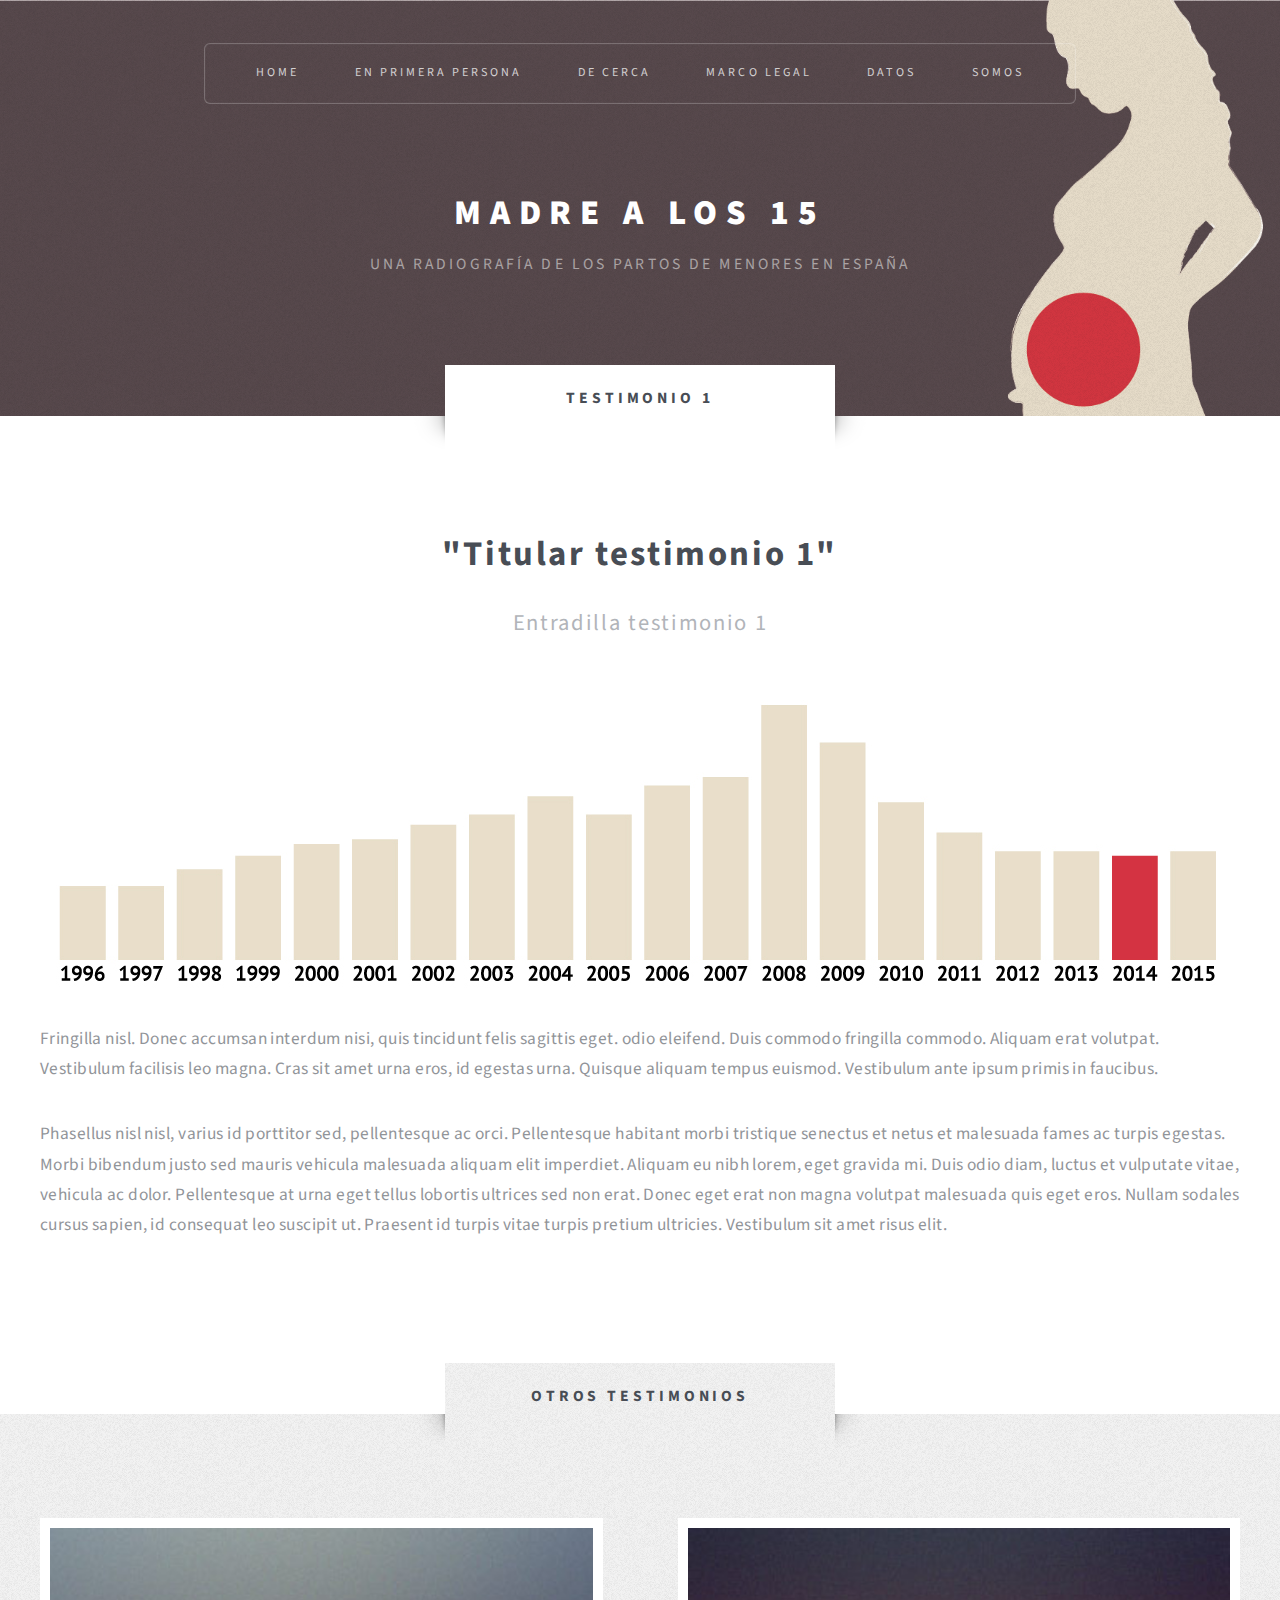
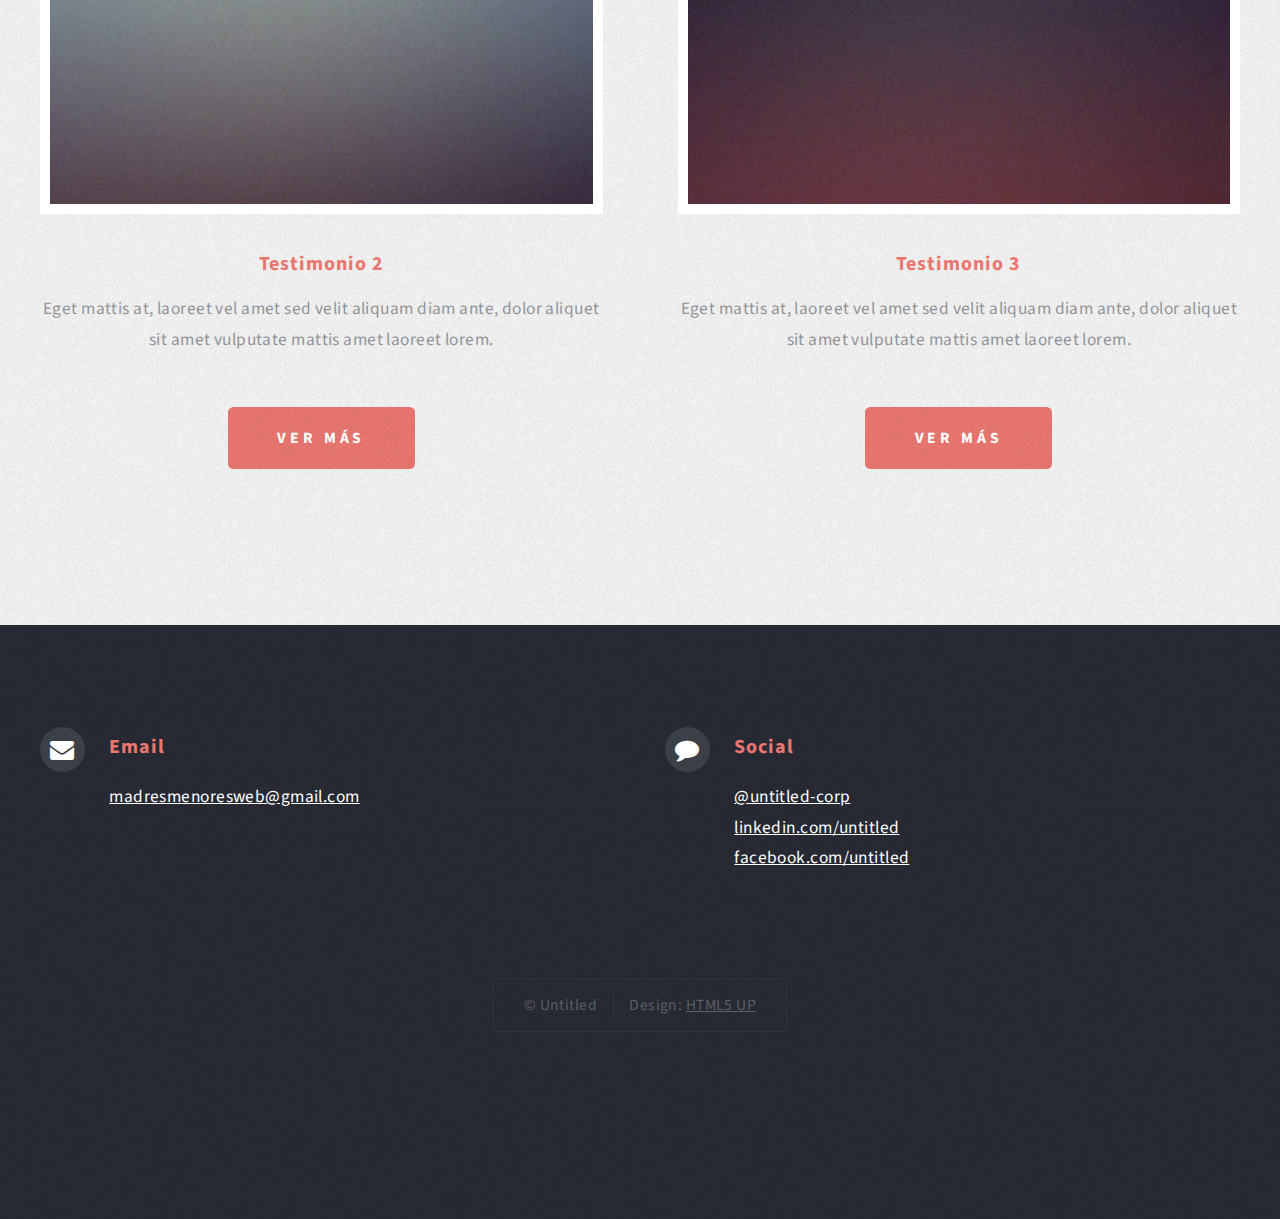
<file: testimonio1.html>
<!DOCTYPE HTML>
<!--
	Escape Velocity by HTML5 UP
	html5up.net | @ajlkn
	Free for personal and commercial use under the CCA 3.0 license (html5up.net/license)
-->
<html>
	<head>
		<title>Madre a los 15 - Testimonio 1</title>
		<meta charset="utf-8" />
		<meta name="viewport" content="width=device-width, initial-scale=1" />
		<!--[if lte IE 8]><script src="assets/js/ie/html5shiv.js"></script><![endif]-->
		<link rel="stylesheet" href="assets/css/main.css" />
		<!--[if lte IE 8]><link rel="stylesheet" href="assets/css/ie8.css" /><![endif]-->
		<link rel="apple-touch-icon" sizes="57x57" href="./images/favicon/apple-icon-57x57.png">
		<link rel="apple-touch-icon" sizes="60x60" href="./images/favicon/apple-icon-60x60.png">
		<link rel="apple-touch-icon" sizes="72x72" href="./images/favicon/apple-icon-72x72.png">
		<link rel="apple-touch-icon" sizes="76x76" href="./images/favicon/apple-icon-76x76.png">
		<link rel="apple-touch-icon" sizes="114x114" href="./images/favicon/apple-icon-114x114.png">
		<link rel="apple-touch-icon" sizes="120x120" href="./images/favicon/apple-icon-120x120.png">
		<link rel="apple-touch-icon" sizes="144x144" href="./images/favicon/apple-icon-144x144.png">
		<link rel="apple-touch-icon" sizes="152x152" href="./images/favicon/apple-icon-152x152.png">
		<link rel="apple-touch-icon" sizes="180x180" href="./images/favicon/apple-icon-180x180.png">
		<link rel="icon" type="image/png" sizes="192x192"  href="./images/favicon/android-icon-192x192.png">
		<link rel="icon" type="image/png" sizes="32x32" href="./images/favicon/favicon-32x32.png">
		<link rel="icon" type="image/png" sizes="96x96" href="./images/favicon/favicon-96x96.png">
		<link rel="icon" type="image/png" sizes="16x16" href="./images/favicon/favicon-16x16.png">
		<link rel="manifest" href="./images/favicon/manifest.json">
		<meta name="msapplication-TileColor" content="#ffffff">
		<meta name="msapplication-TileImage" content="./images/favicon/ms-icon-144x144.png">
		<meta name="theme-color" content="#ffffff">
	</head>
	<body class="no-sidebar">
		<div id="page-wrapper">

			<!-- Header -->
				<div id="header-wrapper" class="wrapper">
					<div id="header">

						<!-- Logo -->
							<div id="logo">
								<h1><a href="index.html">Madre a los 15</a></h1>
								<p>Una radiografía de los partos de menores en España</p>
							</div>

						<!-- Nav -->
							<nav id="nav">
								<ul>
									<li class="current"><a href="index.html">Home</a></li>
									<li>
										<a href="#">En primera persona</a>
										<ul>
											<li><a href="testimonio1.html">Testimonio 1</a></li>
											<li><a href="testimonio2.html">Testimonio 2</a></li>
											<li><a href="testimonio3.html">Testimonio 3</a></li>
											<!-- Ejemplo sub-submenu
											<li>
												<a href="#">Sed consequat</a>
												<ul>
													<li><a href="#">Lorem dolor</a></li>
													<li><a href="#">Amet consequat</a></li>
													<li><a href="#">Magna phasellus</a></li>
													<li><a href="#">Etiam nisl</a></li>
													<li><a href="#">Sed feugiat</a></li>
												</ul>
											</li>
											-->
										</ul>
									</li>
									<li>
										<a href="#">De cerca</a>
										<ul>
											<li><a href="experto1.html">Experto 1</a></li>
											<li><a href="experto2.html">Experto 2</a></li>
											<li><a href="experto3.html">Experto 3</a></li>
											<li><a href="experto4.html">Experto 4</a></li>
										</ul>
									</li>
									<li><a href="marco-legal.html">Marco legal</a></li>
									<li><a href="datos.html">Datos</a></li>
									<li><a href="somos.html">Somos</a></li>
								</ul>
							</nav>

					</div>
				</div>


			<!-- Main -->
				<div class="wrapper style2">
					<div class="title">Testimonio 1</div>
					<div id="main" class="container">

						<!-- Content -->
							<div id="content">
								<article class="box post">
									<header class="style1">
										<h2>"Titular testimonio 1"</h2>
										<p>Entradilla testimonio 1</p>
									</header>
									<a href="#" class="image featured">
										<img src="images/pic01.jpg" alt="" />
									</a>
									<p>Fringilla nisl. Donec accumsan interdum nisi, quis tincidunt felis sagittis eget.
									odio eleifend. Duis commodo fringilla commodo. Aliquam erat volutpat. Vestibulum
									facilisis leo magna. Cras sit amet urna eros, id egestas urna. Quisque aliquam
									tempus euismod. Vestibulum ante ipsum primis in faucibus.</p>
									<p>Phasellus nisl nisl, varius id porttitor sed, pellentesque ac orci. Pellentesque
									habitant morbi tristique senectus et netus et malesuada fames ac turpis egestas. Morbi
									bibendum justo sed mauris vehicula malesuada aliquam elit imperdiet. Aliquam eu nibh
									lorem, eget gravida mi. Duis odio diam, luctus et vulputate vitae, vehicula ac dolor.
									Pellentesque at urna eget tellus lobortis ultrices sed non erat. Donec eget erat non
									magna volutpat malesuada quis eget eros. Nullam sodales cursus sapien, id consequat
									leo suscipit ut. Praesent id turpis vitae turpis pretium ultricies. Vestibulum sit
									amet risus elit.</p>
								</article>
								<!--
								<div class="row 150%">
									<div class="4u 12u(mobile)">
										<section class="box">
											<header>
												<h2>Magna pulvinar tempus</h2>
											</header>
											<a href="#" class="image featured"><img src="images/pic05.jpg" alt="" /></a>
											<p>Rutrum bibendum. Proin pellentesque diam non ligula commodo tempor. Vivamus
											eget urna nibh. Curabitur non fringilla nisl. Donec accumsan interdum nisi, quis
											tempus.</p>
											<a href="#" class="button style1">More</a>
										</section>
									</div>
									<div class="4u 12u(mobile)">
										<section class="box">
											<header>
												<h2>Magna pulvinar tempus</h2>
											</header>
											<a href="#" class="image featured"><img src="images/pic06.jpg" alt="" /></a>
											<p>Rutrum bibendum. Proin pellentesque diam non ligula commodo tempor. Vivamus
											eget urna nibh. Curabitur non fringilla nisl. Donec accumsan interdum nisi, quis
											tempus.</p>
											<a href="#" class="button style1">More</a>
										</section>
									</div>
									<div class="4u 12u(mobile)">
										<section class="box">
											<header>
												<h2>Magna pulvinar tempus</h2>
											</header>
											<a href="#" class="image featured"><img src="images/pic07.jpg" alt="" /></a>
											<p>Rutrum bibendum. Proin pellentesque diam non ligula commodo tempor. Vivamus
											eget urna nibh. Curabitur non fringilla nisl. Donec accumsan interdum nisi, quis
											tempus.</p>
											<a href="#" class="button style1">More</a>
										</section>
									</div>
								</div>
								-->
							</div>

					</div>
				</div>

			<!-- Highlights -->
				<div class="wrapper style3">
					<div class="title">Otros testimonios</div>
					<div id="highlights" class="container">
						<div class="row 150%">
							<div class="6u 12u(mobile)">
								<section class="highlight">
									<a href="testimonio2.html" class="image featured"><img src="images/pic02.jpg" alt="" /></a>
									<h3><a href="testimonio2.html">Testimonio 2</a></h3>
									<p>Eget mattis at, laoreet vel amet sed velit aliquam diam ante, dolor aliquet sit amet vulputate mattis amet laoreet lorem.</p>
									<ul class="actions">
										<li><a href="testimonio2.html" class="button style1">Ver más</a></li>
									</ul>
								</section>
							</div>
							<div class="6u 12u(mobile)">
								<section class="highlight">
									<a href="testimonio3.html" class="image featured"><img src="images/pic03.jpg" alt="" /></a>
									<h3><a href="testimonio3.html">Testimonio 3</a></h3>
									<p>Eget mattis at, laoreet vel amet sed velit aliquam diam ante, dolor aliquet sit amet vulputate mattis amet laoreet lorem.</p>
									<ul class="actions">
										<li><a href="testimonio3.html" class="button style1">Ver más</a></li>
									</ul>
								</section>
							</div>
						</div>
					</div>
				</div>

			<!-- Footer -->
				<div id="footer-wrapper" class="wrapper">
					<!--
					<div class="title">The Rest Of It</div>
					-->
					<div id="footer" class="container">
						<!--
						<header class="style1">
							<h2>Ipsum sapien elementum portitor?</h2>
							<p>
								Sed turpis tortor, tincidunt sed ornare in metus porttitor mollis nunc in aliquet.<br />
								Nam pharetra laoreet imperdiet volutpat etiam consequat feugiat.
							</p>
						</header>
						-->
						<!--
						<hr />
						-->
						<div class="row 150%">
							<!--
							<div class="6u 12u(mobile)">
							-->
								<!-- Contact Form -->
								<!--
									<section>
										<form method="post" action="#">
											<div class="row 50%">
												<div class="6u 12u(mobile)">
													<input type="text" name="name" id="contact-name" placeholder="Name" />
												</div>
												<div class="6u 12u(mobile)">
													<input type="text" name="email" id="contact-email" placeholder="Email" />
												</div>
											</div>
											<div class="row 50%">
												<div class="12u">
													<textarea name="message" id="contact-message" placeholder="Message" rows="4"></textarea>
												</div>
											</div>
											<div class="row">
												<div class="12u">
													<ul class="actions">
														<li><input type="submit" class="style1" value="Send" /></li>
														<li><input type="reset" class="style2" value="Reset" /></li>
													</ul>
												</div>
											</div>
										</form>
									</section>
									-->
							<!--
							</div>
							-->
							<div class="12u 12u(mobile)">

								<!-- Contact -->
									<section class="feature-list small">
										<div class="row">
											<!--
											<div class="6u 12u(mobile)">
												<section>
													<h3 class="icon fa-home">Mailing Address</h3>
													<p>
														Untitled Corporation<br />
														1234 Somewhere Rd #987<br />
														Nashville, TN 00000-0000
													</p>
												</section>
											</div>
											-->
											<div class="6u 12u(mobile)">
												<section>
													<h3 class="icon fa-envelope">Email</h3>
													<p>
														<a href="mailto:madresmenoresweb@gmail.com">madresmenoresweb@gmail.com</a>
													</p>
												</section>
											</div>
											<div class="6u 12u(mobile)">
												<section>
													<h3 class="icon fa-comment">Social</h3>
													<p>
														<a href="#">@untitled-corp</a><br />
														<a href="#">linkedin.com/untitled</a><br />
														<a href="#">facebook.com/untitled</a>
													</p>
												</section>
											</div>
										</div>
										<!--
										<div class="row">
											<div class="6u 12u(mobile)">
												<section>
													<h3 class="icon fa-envelope">Email</h3>
													<p>
														<a href="#">madresmenoresweb@gmail.com</a>
													</p>
												</section>
											</div>
											<div class="6u 12u(mobile)">
												<section>
													<h3 class="icon fa-phone">Phone</h3>
													<p>
														(000) 555-0000
													</p>
												</section>
											</div>
										</div>
										-->
									</section>

							</div>
						</div>
						<!--
						<hr />
						-->
					</div>
					<div id="copyright">
						<ul>
							<li>&copy; Untitled</li><li>Design: <a href="http://html5up.net">HTML5 UP</a></li>
						</ul>
					</div>
				</div>

		</div>

		<!-- Scripts -->

			<script src="assets/js/jquery.min.js"></script>
			<script src="assets/js/jquery.dropotron.min.js"></script>
			<script src="assets/js/skel.min.js"></script>
			<script src="assets/js/skel-viewport.min.js"></script>
			<script src="assets/js/util.js"></script>
			<!--[if lte IE 8]><script src="assets/js/ie/respond.min.js"></script><![endif]-->
			<script src="assets/js/main.js"></script>

	</body>
</html>
</file>
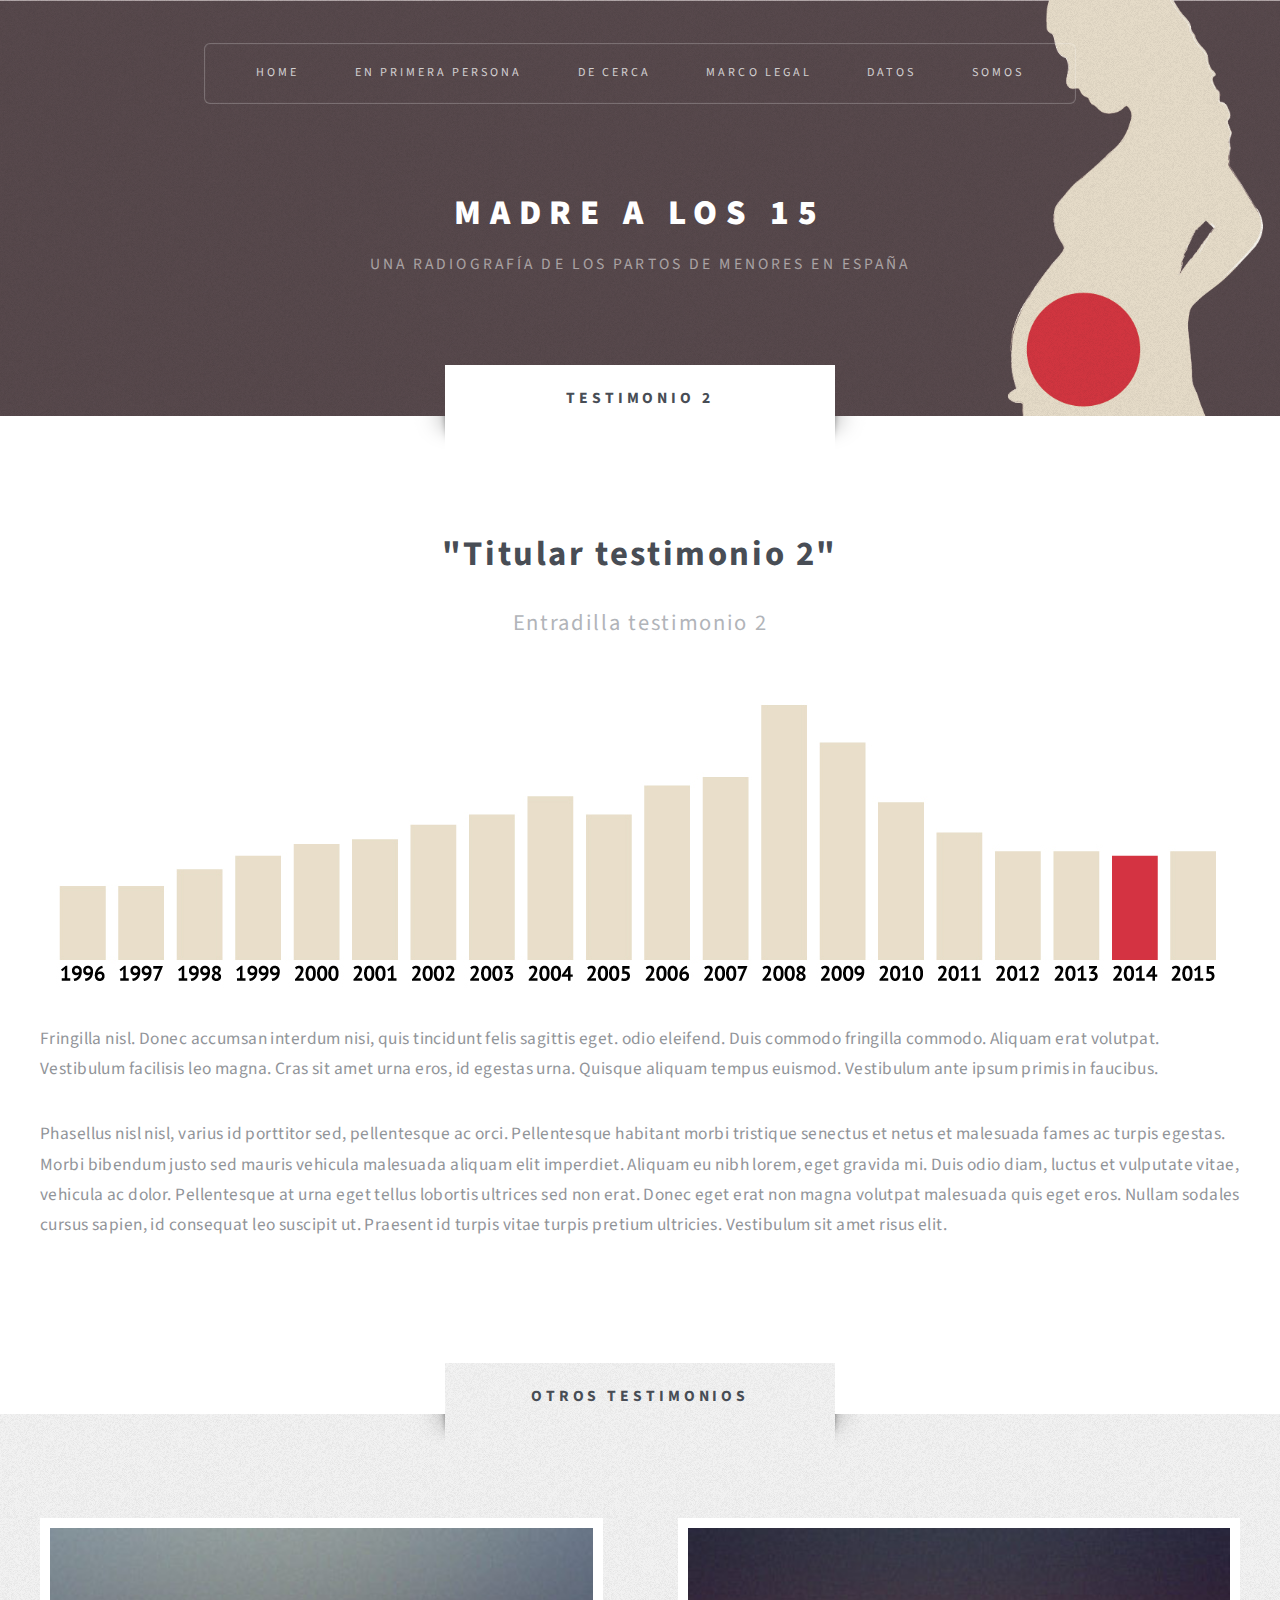
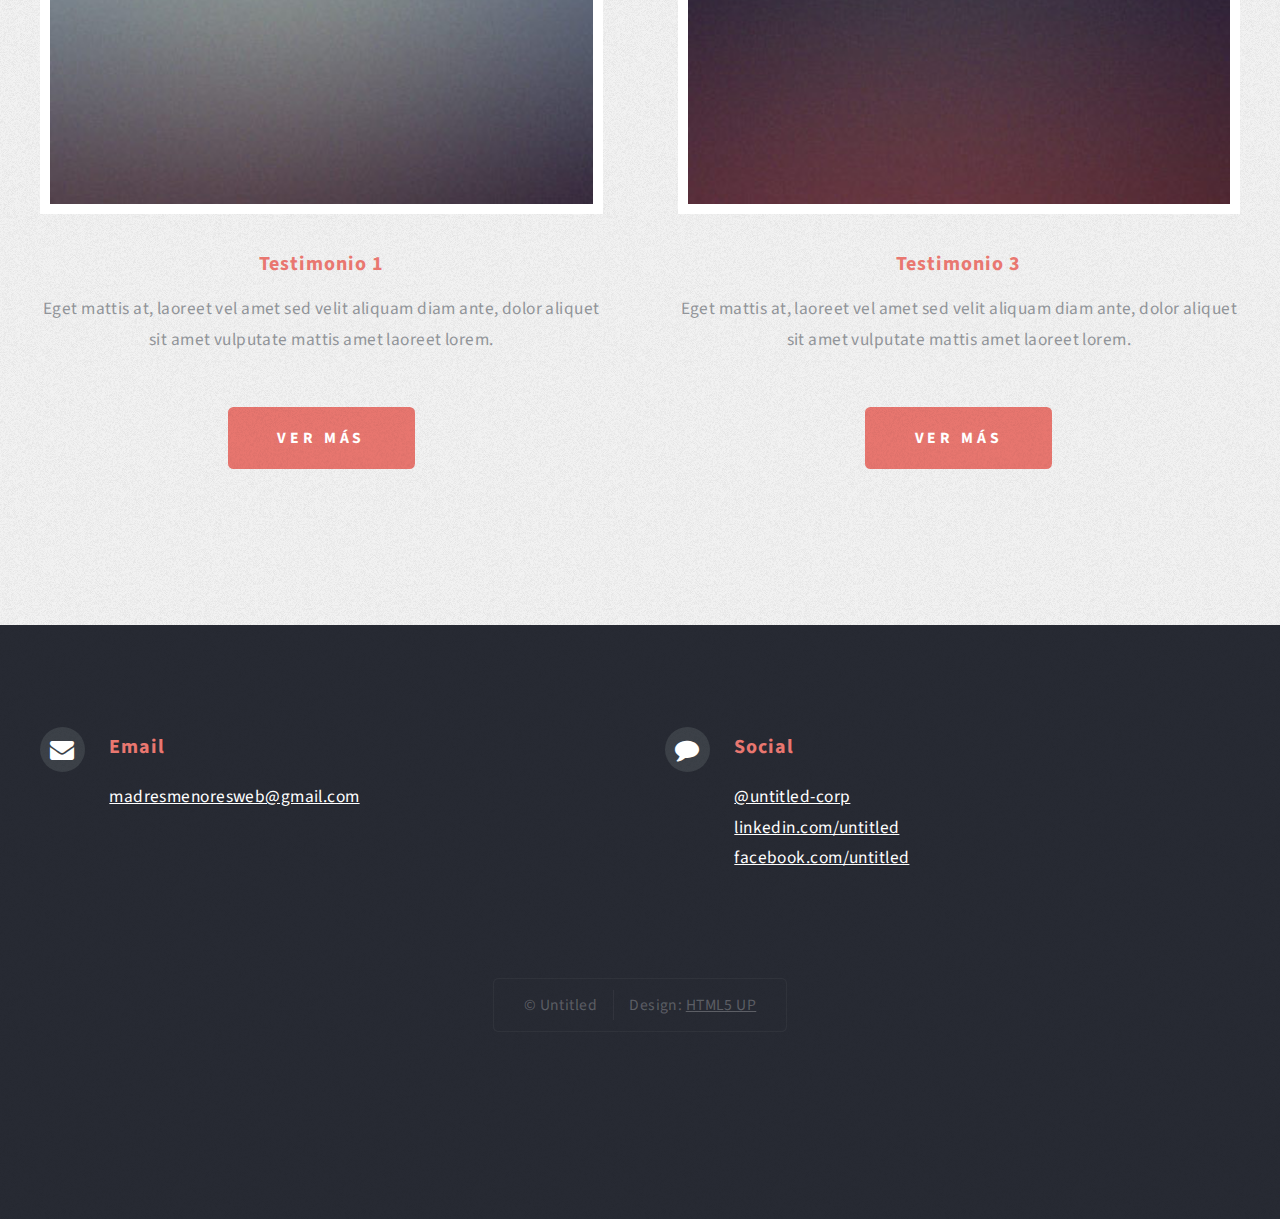
<file: testimonio2.html>
<!DOCTYPE HTML>
<!--
	Escape Velocity by HTML5 UP
	html5up.net | @ajlkn
	Free for personal and commercial use under the CCA 3.0 license (html5up.net/license)
-->
<html>
	<head>
		<title>Madre a los 15 - Testimonio 2</title>
		<meta charset="utf-8" />
		<meta name="viewport" content="width=device-width, initial-scale=1" />
		<!--[if lte IE 8]><script src="assets/js/ie/html5shiv.js"></script><![endif]-->
		<link rel="stylesheet" href="assets/css/main.css" />
		<!--[if lte IE 8]><link rel="stylesheet" href="assets/css/ie8.css" /><![endif]-->
		<link rel="apple-touch-icon" sizes="57x57" href="./images/favicon/apple-icon-57x57.png">
		<link rel="apple-touch-icon" sizes="60x60" href="./images/favicon/apple-icon-60x60.png">
		<link rel="apple-touch-icon" sizes="72x72" href="./images/favicon/apple-icon-72x72.png">
		<link rel="apple-touch-icon" sizes="76x76" href="./images/favicon/apple-icon-76x76.png">
		<link rel="apple-touch-icon" sizes="114x114" href="./images/favicon/apple-icon-114x114.png">
		<link rel="apple-touch-icon" sizes="120x120" href="./images/favicon/apple-icon-120x120.png">
		<link rel="apple-touch-icon" sizes="144x144" href="./images/favicon/apple-icon-144x144.png">
		<link rel="apple-touch-icon" sizes="152x152" href="./images/favicon/apple-icon-152x152.png">
		<link rel="apple-touch-icon" sizes="180x180" href="./images/favicon/apple-icon-180x180.png">
		<link rel="icon" type="image/png" sizes="192x192"  href="./images/favicon/android-icon-192x192.png">
		<link rel="icon" type="image/png" sizes="32x32" href="./images/favicon/favicon-32x32.png">
		<link rel="icon" type="image/png" sizes="96x96" href="./images/favicon/favicon-96x96.png">
		<link rel="icon" type="image/png" sizes="16x16" href="./images/favicon/favicon-16x16.png">
		<link rel="manifest" href="./images/favicon/manifest.json">
		<meta name="msapplication-TileColor" content="#ffffff">
		<meta name="msapplication-TileImage" content="./images/favicon/ms-icon-144x144.png">
		<meta name="theme-color" content="#ffffff">
	</head>
	<body class="no-sidebar">
		<div id="page-wrapper">

			<!-- Header -->
				<div id="header-wrapper" class="wrapper">
					<div id="header">

						<!-- Logo -->
							<div id="logo">
								<h1><a href="index.html">Madre a los 15</a></h1>
								<p>Una radiografía de los partos de menores en España</p>
							</div>

						<!-- Nav -->
							<nav id="nav">
								<ul>
									<li class="current"><a href="index.html">Home</a></li>
									<li>
										<a href="#">En primera persona</a>
										<ul>
											<li><a href="testimonio1.html">Testimonio 1</a></li>
											<li><a href="testimonio2.html">Testimonio 2</a></li>
											<li><a href="testimonio3.html">Testimonio 3</a></li>
											<!-- Ejemplo sub-submenu
											<li>
												<a href="#">Sed consequat</a>
												<ul>
													<li><a href="#">Lorem dolor</a></li>
													<li><a href="#">Amet consequat</a></li>
													<li><a href="#">Magna phasellus</a></li>
													<li><a href="#">Etiam nisl</a></li>
													<li><a href="#">Sed feugiat</a></li>
												</ul>
											</li>
											-->
										</ul>
									</li>
									<li>
										<a href="#">De cerca</a>
										<ul>
											<li><a href="experto1.html">Experto 1</a></li>
											<li><a href="experto2.html">Experto 2</a></li>
											<li><a href="experto3.html">Experto 3</a></li>
											<li><a href="experto4.html">Experto 4</a></li>
										</ul>
									</li>
									<li><a href="marco-legal.html">Marco legal</a></li>
									<li><a href="datos.html">Datos</a></li>
									<li><a href="somos.html">Somos</a></li>
								</ul>
							</nav>

					</div>
				</div>


			<!-- Main -->
				<div class="wrapper style2">
					<div class="title">Testimonio 2</div>
					<div id="main" class="container">

						<!-- Content -->
							<div id="content">
								<article class="box post">
									<header class="style1">
										<h2>"Titular testimonio 2"</h2>
										<p>Entradilla testimonio 2</p>
									</header>
									<a href="#" class="image featured">
										<img src="images/pic01.jpg" alt="" />
									</a>
									<p>Fringilla nisl. Donec accumsan interdum nisi, quis tincidunt felis sagittis eget.
									odio eleifend. Duis commodo fringilla commodo. Aliquam erat volutpat. Vestibulum
									facilisis leo magna. Cras sit amet urna eros, id egestas urna. Quisque aliquam
									tempus euismod. Vestibulum ante ipsum primis in faucibus.</p>
									<p>Phasellus nisl nisl, varius id porttitor sed, pellentesque ac orci. Pellentesque
									habitant morbi tristique senectus et netus et malesuada fames ac turpis egestas. Morbi
									bibendum justo sed mauris vehicula malesuada aliquam elit imperdiet. Aliquam eu nibh
									lorem, eget gravida mi. Duis odio diam, luctus et vulputate vitae, vehicula ac dolor.
									Pellentesque at urna eget tellus lobortis ultrices sed non erat. Donec eget erat non
									magna volutpat malesuada quis eget eros. Nullam sodales cursus sapien, id consequat
									leo suscipit ut. Praesent id turpis vitae turpis pretium ultricies. Vestibulum sit
									amet risus elit.</p>
								</article>
								<!--
								<div class="row 150%">
									<div class="4u 12u(mobile)">
										<section class="box">
											<header>
												<h2>Magna pulvinar tempus</h2>
											</header>
											<a href="#" class="image featured"><img src="images/pic05.jpg" alt="" /></a>
											<p>Rutrum bibendum. Proin pellentesque diam non ligula commodo tempor. Vivamus
											eget urna nibh. Curabitur non fringilla nisl. Donec accumsan interdum nisi, quis
											tempus.</p>
											<a href="#" class="button style1">More</a>
										</section>
									</div>
									<div class="4u 12u(mobile)">
										<section class="box">
											<header>
												<h2>Magna pulvinar tempus</h2>
											</header>
											<a href="#" class="image featured"><img src="images/pic06.jpg" alt="" /></a>
											<p>Rutrum bibendum. Proin pellentesque diam non ligula commodo tempor. Vivamus
											eget urna nibh. Curabitur non fringilla nisl. Donec accumsan interdum nisi, quis
											tempus.</p>
											<a href="#" class="button style1">More</a>
										</section>
									</div>
									<div class="4u 12u(mobile)">
										<section class="box">
											<header>
												<h2>Magna pulvinar tempus</h2>
											</header>
											<a href="#" class="image featured"><img src="images/pic07.jpg" alt="" /></a>
											<p>Rutrum bibendum. Proin pellentesque diam non ligula commodo tempor. Vivamus
											eget urna nibh. Curabitur non fringilla nisl. Donec accumsan interdum nisi, quis
											tempus.</p>
											<a href="#" class="button style1">More</a>
										</section>
									</div>
								</div>
								-->
							</div>

					</div>
				</div>

			<!-- Highlights -->
				<div class="wrapper style3">
					<div class="title">Otros testimonios</div>
					<div id="highlights" class="container">
						<div class="row 150%">
							<div class="6u 12u(mobile)">
								<section class="highlight">
									<a href="testimonio1.html" class="image featured"><img src="images/pic02.jpg" alt="" /></a>
									<h3><a href="testimonio1.html">Testimonio 1</a></h3>
									<p>Eget mattis at, laoreet vel amet sed velit aliquam diam ante, dolor aliquet sit amet vulputate mattis amet laoreet lorem.</p>
									<ul class="actions">
										<li><a href="testimonio1.html" class="button style1">Ver más</a></li>
									</ul>
								</section>
							</div>
							<div class="6u 12u(mobile)">
								<section class="highlight">
									<a href="testimonio3.html" class="image featured"><img src="images/pic03.jpg" alt="" /></a>
									<h3><a href="testimonio3.html">Testimonio 3</a></h3>
									<p>Eget mattis at, laoreet vel amet sed velit aliquam diam ante, dolor aliquet sit amet vulputate mattis amet laoreet lorem.</p>
									<ul class="actions">
										<li><a href="testimonio3.html" class="button style1">Ver más</a></li>
									</ul>
								</section>
							</div>
						</div>
					</div>
				</div>

			<!-- Footer -->
				<div id="footer-wrapper" class="wrapper">
					<!--
					<div class="title">The Rest Of It</div>
					-->
					<div id="footer" class="container">
						<!--
						<header class="style1">
							<h2>Ipsum sapien elementum portitor?</h2>
							<p>
								Sed turpis tortor, tincidunt sed ornare in metus porttitor mollis nunc in aliquet.<br />
								Nam pharetra laoreet imperdiet volutpat etiam consequat feugiat.
							</p>
						</header>
						-->
						<!--
						<hr />
						-->
						<div class="row 150%">
							<!--
							<div class="6u 12u(mobile)">
							-->
								<!-- Contact Form -->
								<!--
									<section>
										<form method="post" action="#">
											<div class="row 50%">
												<div class="6u 12u(mobile)">
													<input type="text" name="name" id="contact-name" placeholder="Name" />
												</div>
												<div class="6u 12u(mobile)">
													<input type="text" name="email" id="contact-email" placeholder="Email" />
												</div>
											</div>
											<div class="row 50%">
												<div class="12u">
													<textarea name="message" id="contact-message" placeholder="Message" rows="4"></textarea>
												</div>
											</div>
											<div class="row">
												<div class="12u">
													<ul class="actions">
														<li><input type="submit" class="style1" value="Send" /></li>
														<li><input type="reset" class="style2" value="Reset" /></li>
													</ul>
												</div>
											</div>
										</form>
									</section>
									-->
							<!--
							</div>
							-->
							<div class="12u 12u(mobile)">

								<!-- Contact -->
									<section class="feature-list small">
										<div class="row">
											<!--
											<div class="6u 12u(mobile)">
												<section>
													<h3 class="icon fa-home">Mailing Address</h3>
													<p>
														Untitled Corporation<br />
														1234 Somewhere Rd #987<br />
														Nashville, TN 00000-0000
													</p>
												</section>
											</div>
											-->
											<div class="6u 12u(mobile)">
												<section>
													<h3 class="icon fa-envelope">Email</h3>
													<p>
														<a href="mailto:madresmenoresweb@gmail.com">madresmenoresweb@gmail.com</a>
													</p>
												</section>
											</div>
											<div class="6u 12u(mobile)">
												<section>
													<h3 class="icon fa-comment">Social</h3>
													<p>
														<a href="#">@untitled-corp</a><br />
														<a href="#">linkedin.com/untitled</a><br />
														<a href="#">facebook.com/untitled</a>
													</p>
												</section>
											</div>
										</div>
										<!--
										<div class="row">
											<div class="6u 12u(mobile)">
												<section>
													<h3 class="icon fa-envelope">Email</h3>
													<p>
														<a href="#">madresmenoresweb@gmail.com</a>
													</p>
												</section>
											</div>
											<div class="6u 12u(mobile)">
												<section>
													<h3 class="icon fa-phone">Phone</h3>
													<p>
														(000) 555-0000
													</p>
												</section>
											</div>
										</div>
										-->
									</section>

							</div>
						</div>
						<!--
						<hr />
						-->
					</div>
					<div id="copyright">
						<ul>
							<li>&copy; Untitled</li><li>Design: <a href="http://html5up.net">HTML5 UP</a></li>
						</ul>
					</div>
				</div>

		</div>

		<!-- Scripts -->

			<script src="assets/js/jquery.min.js"></script>
			<script src="assets/js/jquery.dropotron.min.js"></script>
			<script src="assets/js/skel.min.js"></script>
			<script src="assets/js/skel-viewport.min.js"></script>
			<script src="assets/js/util.js"></script>
			<!--[if lte IE 8]><script src="assets/js/ie/respond.min.js"></script><![endif]-->
			<script src="assets/js/main.js"></script>

	</body>
</html>
</file>
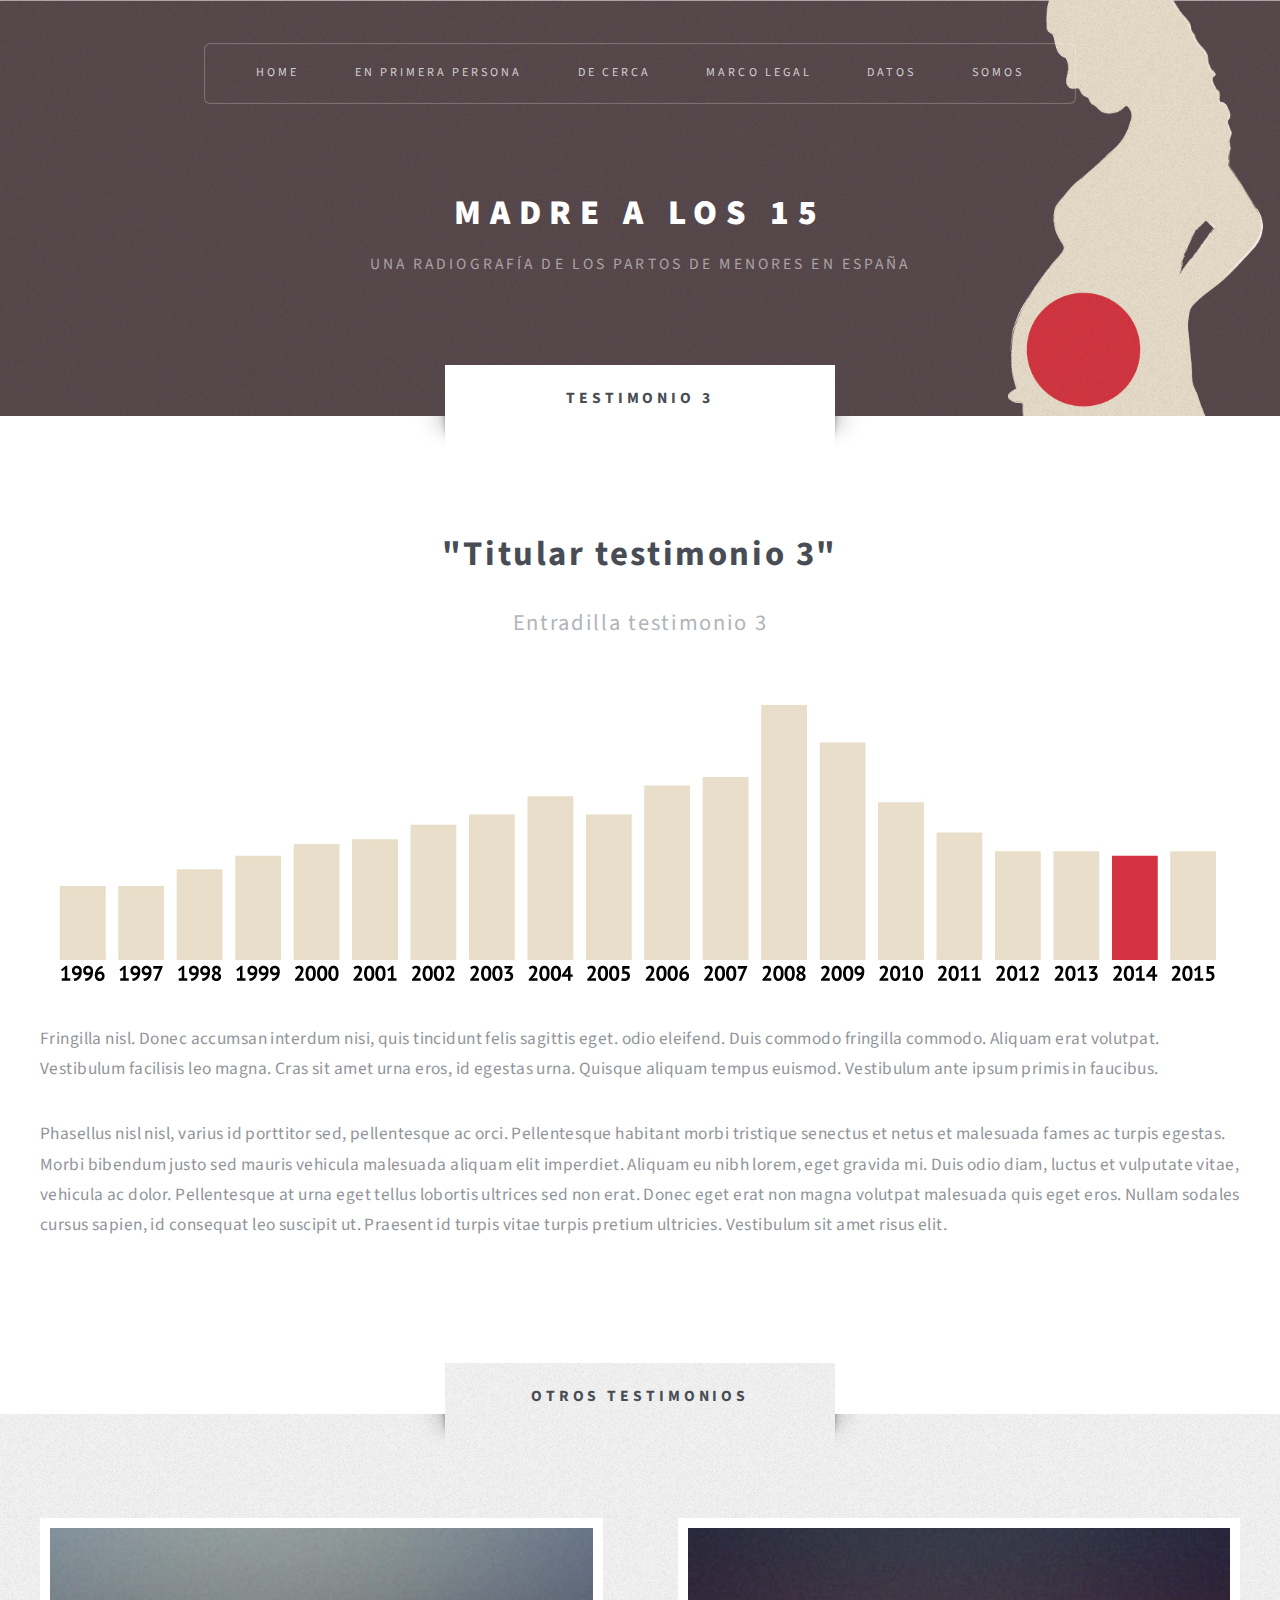
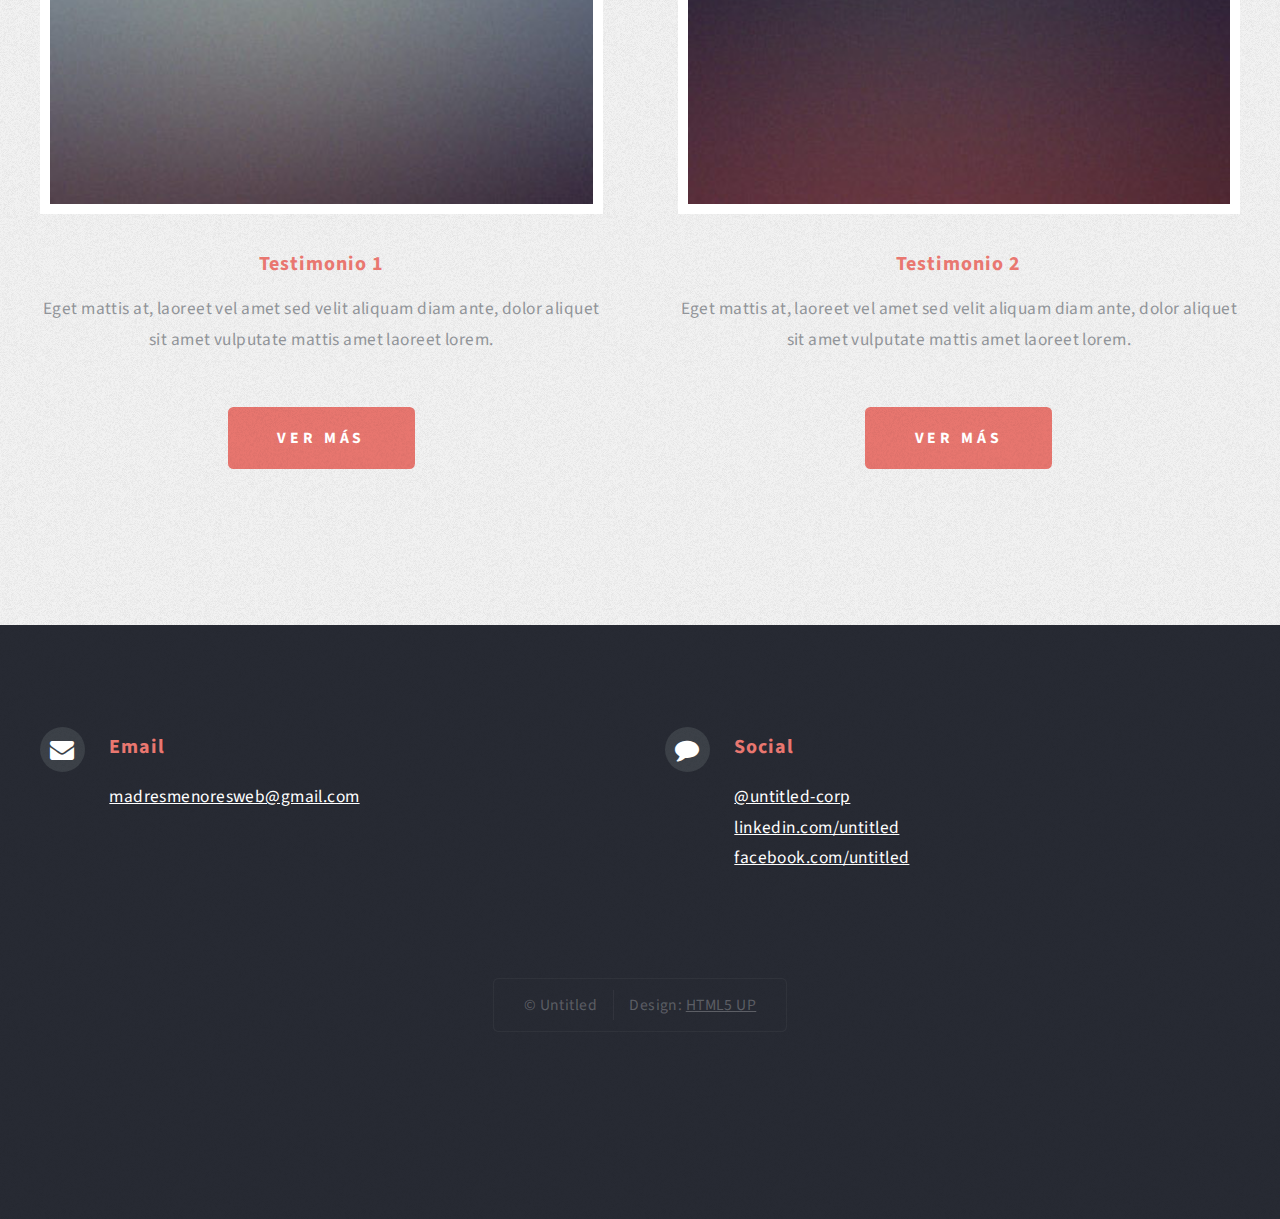
<file: testimonio3.html>
<!DOCTYPE HTML>
<!--
	Escape Velocity by HTML5 UP
	html5up.net | @ajlkn
	Free for personal and commercial use under the CCA 3.0 license (html5up.net/license)
-->
<html>
	<head>
		<title>Madre a los 15 - Testimonio 3</title>
		<meta charset="utf-8" />
		<meta name="viewport" content="width=device-width, initial-scale=1" />
		<!--[if lte IE 8]><script src="assets/js/ie/html5shiv.js"></script><![endif]-->
		<link rel="stylesheet" href="assets/css/main.css" />
		<!--[if lte IE 8]><link rel="stylesheet" href="assets/css/ie8.css" /><![endif]-->
		<link rel="apple-touch-icon" sizes="57x57" href="./images/favicon/apple-icon-57x57.png">
		<link rel="apple-touch-icon" sizes="60x60" href="./images/favicon/apple-icon-60x60.png">
		<link rel="apple-touch-icon" sizes="72x72" href="./images/favicon/apple-icon-72x72.png">
		<link rel="apple-touch-icon" sizes="76x76" href="./images/favicon/apple-icon-76x76.png">
		<link rel="apple-touch-icon" sizes="114x114" href="./images/favicon/apple-icon-114x114.png">
		<link rel="apple-touch-icon" sizes="120x120" href="./images/favicon/apple-icon-120x120.png">
		<link rel="apple-touch-icon" sizes="144x144" href="./images/favicon/apple-icon-144x144.png">
		<link rel="apple-touch-icon" sizes="152x152" href="./images/favicon/apple-icon-152x152.png">
		<link rel="apple-touch-icon" sizes="180x180" href="./images/favicon/apple-icon-180x180.png">
		<link rel="icon" type="image/png" sizes="192x192"  href="./images/favicon/android-icon-192x192.png">
		<link rel="icon" type="image/png" sizes="32x32" href="./images/favicon/favicon-32x32.png">
		<link rel="icon" type="image/png" sizes="96x96" href="./images/favicon/favicon-96x96.png">
		<link rel="icon" type="image/png" sizes="16x16" href="./images/favicon/favicon-16x16.png">
		<link rel="manifest" href="./images/favicon/manifest.json">
		<meta name="msapplication-TileColor" content="#ffffff">
		<meta name="msapplication-TileImage" content="./images/favicon/ms-icon-144x144.png">
		<meta name="theme-color" content="#ffffff">
	</head>
	<body class="no-sidebar">
		<div id="page-wrapper">

			<!-- Header -->
				<div id="header-wrapper" class="wrapper">
					<div id="header">

						<!-- Logo -->
							<div id="logo">
								<h1><a href="index.html">Madre a los 15</a></h1>
								<p>Una radiografía de los partos de menores en España</p>
							</div>

						<!-- Nav -->
							<nav id="nav">
								<ul>
									<li class="current"><a href="index.html">Home</a></li>
									<li>
										<a href="#">En primera persona</a>
										<ul>
											<li><a href="testimonio1.html">Testimonio 1</a></li>
											<li><a href="testimonio2.html">Testimonio 2</a></li>
											<li><a href="testimonio3.html">Testimonio 3</a></li>
											<!-- Ejemplo sub-submenu
											<li>
												<a href="#">Sed consequat</a>
												<ul>
													<li><a href="#">Lorem dolor</a></li>
													<li><a href="#">Amet consequat</a></li>
													<li><a href="#">Magna phasellus</a></li>
													<li><a href="#">Etiam nisl</a></li>
													<li><a href="#">Sed feugiat</a></li>
												</ul>
											</li>
											-->
										</ul>
									</li>
									<li>
										<a href="#">De cerca</a>
										<ul>
											<li><a href="experto1.html">Experto 1</a></li>
											<li><a href="experto2.html">Experto 2</a></li>
											<li><a href="experto3.html">Experto 3</a></li>
											<li><a href="experto4.html">Experto 4</a></li>
										</ul>
									</li>
									<li><a href="marco-legal.html">Marco legal</a></li>
									<li><a href="datos.html">Datos</a></li>
									<li><a href="somos.html">Somos</a></li>
								</ul>
							</nav>

					</div>
				</div>


			<!-- Main -->
				<div class="wrapper style2">
					<div class="title">Testimonio 3</div>
					<div id="main" class="container">

						<!-- Content -->
							<div id="content">
								<article class="box post">
									<header class="style1">
										<h2>"Titular testimonio 3"</h2>
										<p>Entradilla testimonio 3</p>
									</header>
									<a href="#" class="image featured">
										<img src="images/pic01.jpg" alt="" />
									</a>
									<p>Fringilla nisl. Donec accumsan interdum nisi, quis tincidunt felis sagittis eget.
									odio eleifend. Duis commodo fringilla commodo. Aliquam erat volutpat. Vestibulum
									facilisis leo magna. Cras sit amet urna eros, id egestas urna. Quisque aliquam
									tempus euismod. Vestibulum ante ipsum primis in faucibus.</p>
									<p>Phasellus nisl nisl, varius id porttitor sed, pellentesque ac orci. Pellentesque
									habitant morbi tristique senectus et netus et malesuada fames ac turpis egestas. Morbi
									bibendum justo sed mauris vehicula malesuada aliquam elit imperdiet. Aliquam eu nibh
									lorem, eget gravida mi. Duis odio diam, luctus et vulputate vitae, vehicula ac dolor.
									Pellentesque at urna eget tellus lobortis ultrices sed non erat. Donec eget erat non
									magna volutpat malesuada quis eget eros. Nullam sodales cursus sapien, id consequat
									leo suscipit ut. Praesent id turpis vitae turpis pretium ultricies. Vestibulum sit
									amet risus elit.</p>
								</article>
								<!--
								<div class="row 150%">
									<div class="4u 12u(mobile)">
										<section class="box">
											<header>
												<h2>Magna pulvinar tempus</h2>
											</header>
											<a href="#" class="image featured"><img src="images/pic05.jpg" alt="" /></a>
											<p>Rutrum bibendum. Proin pellentesque diam non ligula commodo tempor. Vivamus
											eget urna nibh. Curabitur non fringilla nisl. Donec accumsan interdum nisi, quis
											tempus.</p>
											<a href="#" class="button style1">More</a>
										</section>
									</div>
									<div class="4u 12u(mobile)">
										<section class="box">
											<header>
												<h2>Magna pulvinar tempus</h2>
											</header>
											<a href="#" class="image featured"><img src="images/pic06.jpg" alt="" /></a>
											<p>Rutrum bibendum. Proin pellentesque diam non ligula commodo tempor. Vivamus
											eget urna nibh. Curabitur non fringilla nisl. Donec accumsan interdum nisi, quis
											tempus.</p>
											<a href="#" class="button style1">More</a>
										</section>
									</div>
									<div class="4u 12u(mobile)">
										<section class="box">
											<header>
												<h2>Magna pulvinar tempus</h2>
											</header>
											<a href="#" class="image featured"><img src="images/pic07.jpg" alt="" /></a>
											<p>Rutrum bibendum. Proin pellentesque diam non ligula commodo tempor. Vivamus
											eget urna nibh. Curabitur non fringilla nisl. Donec accumsan interdum nisi, quis
											tempus.</p>
											<a href="#" class="button style1">More</a>
										</section>
									</div>
								</div>
								-->
							</div>

					</div>
				</div>

			<!-- Highlights -->
				<div class="wrapper style3">
					<div class="title">Otros testimonios</div>
					<div id="highlights" class="container">
						<div class="row 150%">
							<div class="6u 12u(mobile)">
								<section class="highlight">
									<a href="testimonio1.html" class="image featured"><img src="images/pic02.jpg" alt="" /></a>
									<h3><a href="testimonio1.html">Testimonio 1</a></h3>
									<p>Eget mattis at, laoreet vel amet sed velit aliquam diam ante, dolor aliquet sit amet vulputate mattis amet laoreet lorem.</p>
									<ul class="actions">
										<li><a href="testimonio1.html" class="button style1">Ver más</a></li>
									</ul>
								</section>
							</div>
							<div class="6u 12u(mobile)">
								<section class="highlight">
									<a href="testimonio2.html" class="image featured"><img src="images/pic03.jpg" alt="" /></a>
									<h3><a href="testimonio2.html">Testimonio 2</a></h3>
									<p>Eget mattis at, laoreet vel amet sed velit aliquam diam ante, dolor aliquet sit amet vulputate mattis amet laoreet lorem.</p>
									<ul class="actions">
										<li><a href="testimonio2.html" class="button style1">Ver más</a></li>
									</ul>
								</section>
							</div>
						</div>
					</div>
				</div>

			<!-- Footer -->
				<div id="footer-wrapper" class="wrapper">
					<!--
					<div class="title">The Rest Of It</div>
					-->
					<div id="footer" class="container">
						<!--
						<header class="style1">
							<h2>Ipsum sapien elementum portitor?</h2>
							<p>
								Sed turpis tortor, tincidunt sed ornare in metus porttitor mollis nunc in aliquet.<br />
								Nam pharetra laoreet imperdiet volutpat etiam consequat feugiat.
							</p>
						</header>
						-->
						<!--
						<hr />
						-->
						<div class="row 150%">
							<!--
							<div class="6u 12u(mobile)">
							-->
								<!-- Contact Form -->
								<!--
									<section>
										<form method="post" action="#">
											<div class="row 50%">
												<div class="6u 12u(mobile)">
													<input type="text" name="name" id="contact-name" placeholder="Name" />
												</div>
												<div class="6u 12u(mobile)">
													<input type="text" name="email" id="contact-email" placeholder="Email" />
												</div>
											</div>
											<div class="row 50%">
												<div class="12u">
													<textarea name="message" id="contact-message" placeholder="Message" rows="4"></textarea>
												</div>
											</div>
											<div class="row">
												<div class="12u">
													<ul class="actions">
														<li><input type="submit" class="style1" value="Send" /></li>
														<li><input type="reset" class="style2" value="Reset" /></li>
													</ul>
												</div>
											</div>
										</form>
									</section>
									-->
							<!--
							</div>
							-->
							<div class="12u 12u(mobile)">

								<!-- Contact -->
									<section class="feature-list small">
										<div class="row">
											<!--
											<div class="6u 12u(mobile)">
												<section>
													<h3 class="icon fa-home">Mailing Address</h3>
													<p>
														Untitled Corporation<br />
														1234 Somewhere Rd #987<br />
														Nashville, TN 00000-0000
													</p>
												</section>
											</div>
											-->
											<div class="6u 12u(mobile)">
												<section>
													<h3 class="icon fa-envelope">Email</h3>
													<p>
														<a href="mailto:madresmenoresweb@gmail.com">madresmenoresweb@gmail.com</a>
													</p>
												</section>
											</div>
											<div class="6u 12u(mobile)">
												<section>
													<h3 class="icon fa-comment">Social</h3>
													<p>
														<a href="#">@untitled-corp</a><br />
														<a href="#">linkedin.com/untitled</a><br />
														<a href="#">facebook.com/untitled</a>
													</p>
												</section>
											</div>
										</div>
										<!--
										<div class="row">
											<div class="6u 12u(mobile)">
												<section>
													<h3 class="icon fa-envelope">Email</h3>
													<p>
														<a href="#">madresmenoresweb@gmail.com</a>
													</p>
												</section>
											</div>
											<div class="6u 12u(mobile)">
												<section>
													<h3 class="icon fa-phone">Phone</h3>
													<p>
														(000) 555-0000
													</p>
												</section>
											</div>
										</div>
										-->
									</section>

							</div>
						</div>
						<!--
						<hr />
						-->
					</div>
					<div id="copyright">
						<ul>
							<li>&copy; Untitled</li><li>Design: <a href="http://html5up.net">HTML5 UP</a></li>
						</ul>
					</div>
				</div>

		</div>

		<!-- Scripts -->

			<script src="assets/js/jquery.min.js"></script>
			<script src="assets/js/jquery.dropotron.min.js"></script>
			<script src="assets/js/skel.min.js"></script>
			<script src="assets/js/skel-viewport.min.js"></script>
			<script src="assets/js/util.js"></script>
			<!--[if lte IE 8]><script src="assets/js/ie/respond.min.js"></script><![endif]-->
			<script src="assets/js/main.js"></script>

	</body>
</html>
</file>
<file: assets/css/ie8.css>
/*
	Escape Velocity by HTML5 UP
	html5up.net | @ajlkn
	Free for personal and commercial use under the CCA 3.0 license (html5up.net/license)
*/

/* Basic */

	form input[type="text"],
	form input[type="email"],
	form input[type="password"],
	form select,
	form textarea {
		position: relative;
		-ms-behavior: url("assets/js/ie/PIE.htc");
	}

	input[type="button"],
	input[type="submit"],
	input[type="reset"] {
		position: relative;
		-ms-behavior: url("assets/js/ie/PIE.htc");
	}

	.button,
	#intro > .style2,
	#copyright ul,
	#nav > ul,
	.dropotron {
		position: relative;
		-ms-behavior: url("assets/js/ie/PIE.htc");
	}

/* Section/Article */

	section > .last-child,
	article > .last-child,
	section.last-child,
	article.last-child {
		margin-bottom: 0;
	}

/* Wrappers */

	.wrapper .title:before, .wrapper .title:after {
		display: none;
	}

	#header-wrapper {
		-ms-behavior: url("assets/js/ie/backgroundsize.min.htc");
	}

/* Copyright */

	#copyright {
		margin: 0;
	}
</file>
<file: assets/css/main.css>
@import url("https://fonts.googleapis.com/css?family=Source+Sans+Pro:400,400italic,700,900");
@import url("font-awesome.min.css");

/*
	Escape Velocity by HTML5 UP
	html5up.net | @ajlkn
	Free for personal and commercial use under the CCA 3.0 license (html5up.net/license)
*/

/* Reset */

	html, body, div, span, applet, object, iframe, h1, h2, h3, h4, h5, h6, p, blockquote, pre, a, abbr, acronym, address, big, cite, code, del, dfn, em, img, ins, kbd, q, s, samp, small, strike, strong, sub, sup, tt, var, b, u, i, center, dl, dt, dd, ol, ul, li, fieldset, form, label, legend, table, caption, tbody, tfoot, thead, tr, th, td, article, aside, canvas, details, embed, figure, figcaption, footer, header, hgroup, menu, nav, output, ruby, section, summary, time, mark, audio, video {
		margin: 0;
		padding: 0;
		border: 0;
		font-size: 100%;
		font: inherit;
		vertical-align: baseline;
	}

	article, aside, details, figcaption, figure, footer, header, hgroup, menu, nav, section {
		display: block;
	}

	body {
		line-height: 1;
	}

	ol, ul {
		list-style: none;
	}

	blockquote, q {
		quotes: none;
	}

	blockquote:before, blockquote:after, q:before, q:after {
		content: '';
		content: none;
	}

	table {
		border-collapse: collapse;
		border-spacing: 0;
	}

	body {
		-webkit-text-size-adjust: none;
	}

/* Box Model */

	*, *:before, *:after {
		-moz-box-sizing: border-box;
		-webkit-box-sizing: border-box;
		box-sizing: border-box;
	}

/* Containers */

	.container {
		margin-left: auto;
		margin-right: auto;
	}

	.container.\31 25\25 {
		width: 100%;
		max-width: 1200px;
		min-width: 960px;
	}

	.container.\37 5\25 {
		width: 720px;
	}

	.container.\35 0\25 {
		width: 480px;
	}

	.container.\32 5\25 {
		width: 240px;
	}

	.container {
		width: 960px;
	}

	@media screen and (min-width: 737px) {

		.container.\31 25\25 {
			width: 100%;
			max-width: 1500px;
			min-width: 1200px;
		}

		.container.\37 5\25 {
			width: 900px;
		}

		.container.\35 0\25 {
			width: 600px;
		}

		.container.\32 5\25 {
			width: 300px;
		}

		.container {
			width: 1200px;
		}

	}

	@media screen and (min-width: 737px) and (max-width: 1200px) {

		.container.\31 25\25 {
			width: 100%;
			max-width: 1250px;
			min-width: 1000px;
		}

		.container.\37 5\25 {
			width: 750px;
		}

		.container.\35 0\25 {
			width: 500px;
		}

		.container.\32 5\25 {
			width: 250px;
		}

		.container {
			width: 1000px;
		}

	}

	@media screen and (max-width: 736px) {

		.container.\31 25\25 {
			width: 100%;
			max-width: 125%;
			min-width: 100%;
		}

		.container.\37 5\25 {
			width: 75%;
		}

		.container.\35 0\25 {
			width: 50%;
		}

		.container.\32 5\25 {
			width: 25%;
		}

		.container {
			width: 100% !important;
		}

	}

/* Grid */

	.row {
		border-bottom: solid 1px transparent;
		-moz-box-sizing: border-box;
		-webkit-box-sizing: border-box;
		box-sizing: border-box;
	}

	.row > * {
		float: left;
		-moz-box-sizing: border-box;
		-webkit-box-sizing: border-box;
		box-sizing: border-box;
	}

	.row:after, .row:before {
		content: '';
		display: block;
		clear: both;
		height: 0;
	}

	.row.uniform > * > :first-child {
		margin-top: 0;
	}

	.row.uniform > * > :last-child {
		margin-bottom: 0;
	}

	.row.\30 \25 > * {
		padding: 0 0 0 0px;
	}

	.row.\30 \25 {
		margin: 0 0 -1px 0px;
	}

	.row.uniform.\30 \25 > * {
		padding: 0px 0 0 0px;
	}

	.row.uniform.\30 \25 {
		margin: 0px 0 -1px 0px;
	}

	.row > * {
		padding: 0 0 0 40px;
	}

	.row {
		margin: 0 0 -1px -40px;
	}

	.row.uniform > * {
		padding: 40px 0 0 40px;
	}

	.row.uniform {
		margin: -40px 0 -1px -40px;
	}

	.row.\32 00\25 > * {
		padding: 0 0 0 80px;
	}

	.row.\32 00\25 {
		margin: 0 0 -1px -80px;
	}

	.row.uniform.\32 00\25 > * {
		padding: 80px 0 0 80px;
	}

	.row.uniform.\32 00\25 {
		margin: -80px 0 -1px -80px;
	}

	.row.\31 50\25 > * {
		padding: 0 0 0 60px;
	}

	.row.\31 50\25 {
		margin: 0 0 -1px -60px;
	}

	.row.uniform.\31 50\25 > * {
		padding: 60px 0 0 60px;
	}

	.row.uniform.\31 50\25 {
		margin: -60px 0 -1px -60px;
	}

	.row.\35 0\25 > * {
		padding: 0 0 0 20px;
	}

	.row.\35 0\25 {
		margin: 0 0 -1px -20px;
	}

	.row.uniform.\35 0\25 > * {
		padding: 20px 0 0 20px;
	}

	.row.uniform.\35 0\25 {
		margin: -20px 0 -1px -20px;
	}

	.row.\32 5\25 > * {
		padding: 0 0 0 10px;
	}

	.row.\32 5\25 {
		margin: 0 0 -1px -10px;
	}

	.row.uniform.\32 5\25 > * {
		padding: 10px 0 0 10px;
	}

	.row.uniform.\32 5\25 {
		margin: -10px 0 -1px -10px;
	}

	.\31 2u, .\31 2u\24 {
		width: 100%;
		clear: none;
		margin-left: 0;
	}

	.\31 1u, .\31 1u\24 {
		width: 91.6666666667%;
		clear: none;
		margin-left: 0;
	}

	.\31 0u, .\31 0u\24 {
		width: 83.3333333333%;
		clear: none;
		margin-left: 0;
	}

	.\39 u, .\39 u\24 {
		width: 75%;
		clear: none;
		margin-left: 0;
	}

	.\38 u, .\38 u\24 {
		width: 66.6666666667%;
		clear: none;
		margin-left: 0;
	}

	.\37 u, .\37 u\24 {
		width: 58.3333333333%;
		clear: none;
		margin-left: 0;
	}

	.\36 u, .\36 u\24 {
		width: 50%;
		clear: none;
		margin-left: 0;
	}

	.\35 u, .\35 u\24 {
		width: 41.6666666667%;
		clear: none;
		margin-left: 0;
	}

	.\34 u, .\34 u\24 {
		width: 33.3333333333%;
		clear: none;
		margin-left: 0;
	}

	.\33 u, .\33 u\24 {
		width: 25%;
		clear: none;
		margin-left: 0;
	}

	.\32 u, .\32 u\24 {
		width: 16.6666666667%;
		clear: none;
		margin-left: 0;
	}

	.\31 u, .\31 u\24 {
		width: 8.3333333333%;
		clear: none;
		margin-left: 0;
	}

	.\31 2u\24 + *,
	.\31 1u\24 + *,
	.\31 0u\24 + *,
	.\39 u\24 + *,
	.\38 u\24 + *,
	.\37 u\24 + *,
	.\36 u\24 + *,
	.\35 u\24 + *,
	.\34 u\24 + *,
	.\33 u\24 + *,
	.\32 u\24 + *,
	.\31 u\24 + * {
		clear: left;
	}

	.\-11u {
		margin-left: 91.66667%;
	}

	.\-10u {
		margin-left: 83.33333%;
	}

	.\-9u {
		margin-left: 75%;
	}

	.\-8u {
		margin-left: 66.66667%;
	}

	.\-7u {
		margin-left: 58.33333%;
	}

	.\-6u {
		margin-left: 50%;
	}

	.\-5u {
		margin-left: 41.66667%;
	}

	.\-4u {
		margin-left: 33.33333%;
	}

	.\-3u {
		margin-left: 25%;
	}

	.\-2u {
		margin-left: 16.66667%;
	}

	.\-1u {
		margin-left: 8.33333%;
	}

	@media screen and (min-width: 737px) {

		.row > * {
			padding: 50px 0 0 50px;
		}

		.row {
			margin: -50px 0 -1px -50px;
		}

		.row.uniform > * {
			padding: 50px 0 0 50px;
		}

		.row.uniform {
			margin: -50px 0 -1px -50px;
		}

		.row.\32 00\25 > * {
			padding: 100px 0 0 100px;
		}

		.row.\32 00\25 {
			margin: -100px 0 -1px -100px;
		}

		.row.uniform.\32 00\25 > * {
			padding: 100px 0 0 100px;
		}

		.row.uniform.\32 00\25 {
			margin: -100px 0 -1px -100px;
		}

		.row.\31 50\25 > * {
			padding: 75px 0 0 75px;
		}

		.row.\31 50\25 {
			margin: -75px 0 -1px -75px;
		}

		.row.uniform.\31 50\25 > * {
			padding: 75px 0 0 75px;
		}

		.row.uniform.\31 50\25 {
			margin: -75px 0 -1px -75px;
		}

		.row.\35 0\25 > * {
			padding: 25px 0 0 25px;
		}

		.row.\35 0\25 {
			margin: -25px 0 -1px -25px;
		}

		.row.uniform.\35 0\25 > * {
			padding: 25px 0 0 25px;
		}

		.row.uniform.\35 0\25 {
			margin: -25px 0 -1px -25px;
		}

		.row.\32 5\25 > * {
			padding: 12.5px 0 0 12.5px;
		}

		.row.\32 5\25 {
			margin: -12.5px 0 -1px -12.5px;
		}

		.row.uniform.\32 5\25 > * {
			padding: 12.5px 0 0 12.5px;
		}

		.row.uniform.\32 5\25 {
			margin: -12.5px 0 -1px -12.5px;
		}

		.\31 2u\28desktop\29, .\31 2u\24\28desktop\29 {
			width: 100%;
			clear: none;
			margin-left: 0;
		}

		.\31 1u\28desktop\29, .\31 1u\24\28desktop\29 {
			width: 91.6666666667%;
			clear: none;
			margin-left: 0;
		}

		.\31 0u\28desktop\29, .\31 0u\24\28desktop\29 {
			width: 83.3333333333%;
			clear: none;
			margin-left: 0;
		}

		.\39 u\28desktop\29, .\39 u\24\28desktop\29 {
			width: 75%;
			clear: none;
			margin-left: 0;
		}

		.\38 u\28desktop\29, .\38 u\24\28desktop\29 {
			width: 66.6666666667%;
			clear: none;
			margin-left: 0;
		}

		.\37 u\28desktop\29, .\37 u\24\28desktop\29 {
			width: 58.3333333333%;
			clear: none;
			margin-left: 0;
		}

		.\36 u\28desktop\29, .\36 u\24\28desktop\29 {
			width: 50%;
			clear: none;
			margin-left: 0;
		}

		.\35 u\28desktop\29, .\35 u\24\28desktop\29 {
			width: 41.6666666667%;
			clear: none;
			margin-left: 0;
		}

		.\34 u\28desktop\29, .\34 u\24\28desktop\29 {
			width: 33.3333333333%;
			clear: none;
			margin-left: 0;
		}

		.\33 u\28desktop\29, .\33 u\24\28desktop\29 {
			width: 25%;
			clear: none;
			margin-left: 0;
		}

		.\32 u\28desktop\29, .\32 u\24\28desktop\29 {
			width: 16.6666666667%;
			clear: none;
			margin-left: 0;
		}

		.\31 u\28desktop\29, .\31 u\24\28desktop\29 {
			width: 8.3333333333%;
			clear: none;
			margin-left: 0;
		}

		.\31 2u\24\28desktop\29 + *,
		.\31 1u\24\28desktop\29 + *,
		.\31 0u\24\28desktop\29 + *,
		.\39 u\24\28desktop\29 + *,
		.\38 u\24\28desktop\29 + *,
		.\37 u\24\28desktop\29 + *,
		.\36 u\24\28desktop\29 + *,
		.\35 u\24\28desktop\29 + *,
		.\34 u\24\28desktop\29 + *,
		.\33 u\24\28desktop\29 + *,
		.\32 u\24\28desktop\29 + *,
		.\31 u\24\28desktop\29 + * {
			clear: left;
		}

		.\-11u\28desktop\29 {
			margin-left: 91.66667%;
		}

		.\-10u\28desktop\29 {
			margin-left: 83.33333%;
		}

		.\-9u\28desktop\29 {
			margin-left: 75%;
		}

		.\-8u\28desktop\29 {
			margin-left: 66.66667%;
		}

		.\-7u\28desktop\29 {
			margin-left: 58.33333%;
		}

		.\-6u\28desktop\29 {
			margin-left: 50%;
		}

		.\-5u\28desktop\29 {
			margin-left: 41.66667%;
		}

		.\-4u\28desktop\29 {
			margin-left: 33.33333%;
		}

		.\-3u\28desktop\29 {
			margin-left: 25%;
		}

		.\-2u\28desktop\29 {
			margin-left: 16.66667%;
		}

		.\-1u\28desktop\29 {
			margin-left: 8.33333%;
		}

	}

	@media screen and (min-width: 737px) and (max-width: 1200px) {

		.row > * {
			padding: 35px 0 0 35px;
		}

		.row {
			margin: -35px 0 -1px -35px;
		}

		.row.uniform > * {
			padding: 35px 0 0 35px;
		}

		.row.uniform {
			margin: -35px 0 -1px -35px;
		}

		.row.\32 00\25 > * {
			padding: 70px 0 0 70px;
		}

		.row.\32 00\25 {
			margin: -70px 0 -1px -70px;
		}

		.row.uniform.\32 00\25 > * {
			padding: 70px 0 0 70px;
		}

		.row.uniform.\32 00\25 {
			margin: -70px 0 -1px -70px;
		}

		.row.\31 50\25 > * {
			padding: 52.5px 0 0 52.5px;
		}

		.row.\31 50\25 {
			margin: -52.5px 0 -1px -52.5px;
		}

		.row.uniform.\31 50\25 > * {
			padding: 52.5px 0 0 52.5px;
		}

		.row.uniform.\31 50\25 {
			margin: -52.5px 0 -1px -52.5px;
		}

		.row.\35 0\25 > * {
			padding: 17.5px 0 0 17.5px;
		}

		.row.\35 0\25 {
			margin: -17.5px 0 -1px -17.5px;
		}

		.row.uniform.\35 0\25 > * {
			padding: 17.5px 0 0 17.5px;
		}

		.row.uniform.\35 0\25 {
			margin: -17.5px 0 -1px -17.5px;
		}

		.row.\32 5\25 > * {
			padding: 8.75px 0 0 8.75px;
		}

		.row.\32 5\25 {
			margin: -8.75px 0 -1px -8.75px;
		}

		.row.uniform.\32 5\25 > * {
			padding: 8.75px 0 0 8.75px;
		}

		.row.uniform.\32 5\25 {
			margin: -8.75px 0 -1px -8.75px;
		}

		.\31 2u\28tablet\29, .\31 2u\24\28tablet\29 {
			width: 100%;
			clear: none;
			margin-left: 0;
		}

		.\31 1u\28tablet\29, .\31 1u\24\28tablet\29 {
			width: 91.6666666667%;
			clear: none;
			margin-left: 0;
		}

		.\31 0u\28tablet\29, .\31 0u\24\28tablet\29 {
			width: 83.3333333333%;
			clear: none;
			margin-left: 0;
		}

		.\39 u\28tablet\29, .\39 u\24\28tablet\29 {
			width: 75%;
			clear: none;
			margin-left: 0;
		}

		.\38 u\28tablet\29, .\38 u\24\28tablet\29 {
			width: 66.6666666667%;
			clear: none;
			margin-left: 0;
		}

		.\37 u\28tablet\29, .\37 u\24\28tablet\29 {
			width: 58.3333333333%;
			clear: none;
			margin-left: 0;
		}

		.\36 u\28tablet\29, .\36 u\24\28tablet\29 {
			width: 50%;
			clear: none;
			margin-left: 0;
		}

		.\35 u\28tablet\29, .\35 u\24\28tablet\29 {
			width: 41.6666666667%;
			clear: none;
			margin-left: 0;
		}

		.\34 u\28tablet\29, .\34 u\24\28tablet\29 {
			width: 33.3333333333%;
			clear: none;
			margin-left: 0;
		}

		.\33 u\28tablet\29, .\33 u\24\28tablet\29 {
			width: 25%;
			clear: none;
			margin-left: 0;
		}

		.\32 u\28tablet\29, .\32 u\24\28tablet\29 {
			width: 16.6666666667%;
			clear: none;
			margin-left: 0;
		}

		.\31 u\28tablet\29, .\31 u\24\28tablet\29 {
			width: 8.3333333333%;
			clear: none;
			margin-left: 0;
		}

		.\31 2u\24\28tablet\29 + *,
		.\31 1u\24\28tablet\29 + *,
		.\31 0u\24\28tablet\29 + *,
		.\39 u\24\28tablet\29 + *,
		.\38 u\24\28tablet\29 + *,
		.\37 u\24\28tablet\29 + *,
		.\36 u\24\28tablet\29 + *,
		.\35 u\24\28tablet\29 + *,
		.\34 u\24\28tablet\29 + *,
		.\33 u\24\28tablet\29 + *,
		.\32 u\24\28tablet\29 + *,
		.\31 u\24\28tablet\29 + * {
			clear: left;
		}

		.\-11u\28tablet\29 {
			margin-left: 91.66667%;
		}

		.\-10u\28tablet\29 {
			margin-left: 83.33333%;
		}

		.\-9u\28tablet\29 {
			margin-left: 75%;
		}

		.\-8u\28tablet\29 {
			margin-left: 66.66667%;
		}

		.\-7u\28tablet\29 {
			margin-left: 58.33333%;
		}

		.\-6u\28tablet\29 {
			margin-left: 50%;
		}

		.\-5u\28tablet\29 {
			margin-left: 41.66667%;
		}

		.\-4u\28tablet\29 {
			margin-left: 33.33333%;
		}

		.\-3u\28tablet\29 {
			margin-left: 25%;
		}

		.\-2u\28tablet\29 {
			margin-left: 16.66667%;
		}

		.\-1u\28tablet\29 {
			margin-left: 8.33333%;
		}

	}

	@media screen and (max-width: 736px) {

		.row > * {
			padding: 10px 0 0 10px;
		}

		.row {
			margin: -10px 0 -1px -10px;
		}

		.row.uniform > * {
			padding: 10px 0 0 10px;
		}

		.row.uniform {
			margin: -10px 0 -1px -10px;
		}

		.row.\32 00\25 > * {
			padding: 20px 0 0 20px;
		}

		.row.\32 00\25 {
			margin: -20px 0 -1px -20px;
		}

		.row.uniform.\32 00\25 > * {
			padding: 20px 0 0 20px;
		}

		.row.uniform.\32 00\25 {
			margin: -20px 0 -1px -20px;
		}

		.row.\31 50\25 > * {
			padding: 15px 0 0 15px;
		}

		.row.\31 50\25 {
			margin: -15px 0 -1px -15px;
		}

		.row.uniform.\31 50\25 > * {
			padding: 15px 0 0 15px;
		}

		.row.uniform.\31 50\25 {
			margin: -15px 0 -1px -15px;
		}

		.row.\35 0\25 > * {
			padding: 5px 0 0 5px;
		}

		.row.\35 0\25 {
			margin: -5px 0 -1px -5px;
		}

		.row.uniform.\35 0\25 > * {
			padding: 5px 0 0 5px;
		}

		.row.uniform.\35 0\25 {
			margin: -5px 0 -1px -5px;
		}

		.row.\32 5\25 > * {
			padding: 2.5px 0 0 2.5px;
		}

		.row.\32 5\25 {
			margin: -2.5px 0 -1px -2.5px;
		}

		.row.uniform.\32 5\25 > * {
			padding: 2.5px 0 0 2.5px;
		}

		.row.uniform.\32 5\25 {
			margin: -2.5px 0 -1px -2.5px;
		}

		.\31 2u\28mobile\29, .\31 2u\24\28mobile\29 {
			width: 100%;
			clear: none;
			margin-left: 0;
		}

		.\31 1u\28mobile\29, .\31 1u\24\28mobile\29 {
			width: 91.6666666667%;
			clear: none;
			margin-left: 0;
		}

		.\31 0u\28mobile\29, .\31 0u\24\28mobile\29 {
			width: 83.3333333333%;
			clear: none;
			margin-left: 0;
		}

		.\39 u\28mobile\29, .\39 u\24\28mobile\29 {
			width: 75%;
			clear: none;
			margin-left: 0;
		}

		.\38 u\28mobile\29, .\38 u\24\28mobile\29 {
			width: 66.6666666667%;
			clear: none;
			margin-left: 0;
		}

		.\37 u\28mobile\29, .\37 u\24\28mobile\29 {
			width: 58.3333333333%;
			clear: none;
			margin-left: 0;
		}

		.\36 u\28mobile\29, .\36 u\24\28mobile\29 {
			width: 50%;
			clear: none;
			margin-left: 0;
		}

		.\35 u\28mobile\29, .\35 u\24\28mobile\29 {
			width: 41.6666666667%;
			clear: none;
			margin-left: 0;
		}

		.\34 u\28mobile\29, .\34 u\24\28mobile\29 {
			width: 33.3333333333%;
			clear: none;
			margin-left: 0;
		}

		.\33 u\28mobile\29, .\33 u\24\28mobile\29 {
			width: 25%;
			clear: none;
			margin-left: 0;
		}

		.\32 u\28mobile\29, .\32 u\24\28mobile\29 {
			width: 16.6666666667%;
			clear: none;
			margin-left: 0;
		}

		.\31 u\28mobile\29, .\31 u\24\28mobile\29 {
			width: 8.3333333333%;
			clear: none;
			margin-left: 0;
		}

		.\31 2u\24\28mobile\29 + *,
		.\31 1u\24\28mobile\29 + *,
		.\31 0u\24\28mobile\29 + *,
		.\39 u\24\28mobile\29 + *,
		.\38 u\24\28mobile\29 + *,
		.\37 u\24\28mobile\29 + *,
		.\36 u\24\28mobile\29 + *,
		.\35 u\24\28mobile\29 + *,
		.\34 u\24\28mobile\29 + *,
		.\33 u\24\28mobile\29 + *,
		.\32 u\24\28mobile\29 + *,
		.\31 u\24\28mobile\29 + * {
			clear: left;
		}

		.\-11u\28mobile\29 {
			margin-left: 91.66667%;
		}

		.\-10u\28mobile\29 {
			margin-left: 83.33333%;
		}

		.\-9u\28mobile\29 {
			margin-left: 75%;
		}

		.\-8u\28mobile\29 {
			margin-left: 66.66667%;
		}

		.\-7u\28mobile\29 {
			margin-left: 58.33333%;
		}

		.\-6u\28mobile\29 {
			margin-left: 50%;
		}

		.\-5u\28mobile\29 {
			margin-left: 41.66667%;
		}

		.\-4u\28mobile\29 {
			margin-left: 33.33333%;
		}

		.\-3u\28mobile\29 {
			margin-left: 25%;
		}

		.\-2u\28mobile\29 {
			margin-left: 16.66667%;
		}

		.\-1u\28mobile\29 {
			margin-left: 8.33333%;
		}

	}

/* Basic */

	@-ms-viewport {
		width: device-width;
	}

	body, input, textarea, select {
		font-family: 'Source Sans Pro', sans-serif;
		font-weight: 400;
		color: #919499;
	}

	body.is-loading * {
		-moz-transition: none !important;
		-webkit-transition: none !important;
		-ms-transition: none !important;
		transition: none !important;
		-moz-animation: none !important;
		-webkit-animation: none !important;
		-ms-animation: none !important;
		animation: none !important;
	}

	h1, h2, h3, h4, h5, h6 {
		font-weight: 700;
		color: #484d55;
	}

		h1 a, h2 a, h3 a, h4 a, h5 a, h6 a {
			color: inherit;
			text-decoration: none;
		}

	a {
		-moz-transition: color .25s ease-in-out;
		-webkit-transition: color .25s ease-in-out;
		-ms-transition: color .25s ease-in-out;
		transition: color .25s ease-in-out;
		text-decoration: underline;
		color: #717479;
	}

		a:hover {
			text-decoration: none;
		}

	strong, b {
		font-weight: 700;
		color: #484d55;
	}

	blockquote {
		border-left: solid 0.5em #ddd;
		padding: 1em 0 1em 2em;
		font-style: italic;
	}

	em, i {
		font-style: italic;
	}

	hr {
		border: 0;
		border-top: solid 1px #ddd;
	}

	sub {
		position: relative;
		top: 0.5em;
		font-size: 0.8em;
	}

	sup {
		position: relative;
		top: -0.5em;
		font-size: 0.8em;
	}

	.nobr {
		white-space: nowrap;
	}

	br.clear {
		clear: both;
	}

	p, ul, ol, dl, table, blockquote, form {
		margin-bottom: 2em;
	}

/* Table */

	table {
		width: 100%;
	}

		table.default {
			width: 100%;
		}

			table.default tbody tr:nth-child(2n+2) {
				background: #f4f4f4;
			}

			table.default td {
				padding: 0.5em 1em 0.5em 1em;
			}

			table.default th {
				text-align: left;
				font-weight: 400;
				padding: 0.5em 1em 0.5em 1em;
			}

			table.default thead {
				background: #484d55;
				color: #fff;
			}

			table.default tfoot {
				background: #eee;
			}

/* Form */

	form label {
		display: block;
		font-weight: 700;
		color: #484d55;
	}

	form input[type="text"],
	form input[type="email"],
	form input[type="password"],
	form select,
	form textarea {
		-moz-transition: all .25s ease-in-out;
		-webkit-transition: all .25s ease-in-out;
		-ms-transition: all .25s ease-in-out;
		transition: all .25s ease-in-out;
		-webkit-appearance: none;
		display: block;
		border: 0;
		background: #eee;
		box-shadow: inset 0px 0px 1px 0px #a0a1a7;
		border-radius: 0.35em;
		width: 100%;
		padding: 0.75em 1em 0.75em 1em;
	}

		form input[type="text"]:focus,
		form input[type="email"]:focus,
		form input[type="password"]:focus,
		form select:focus,
		form textarea:focus {
			background: #f8f8f8;
		}

	form input[type="text"],
	form input[type="email"]
	input[type="password"] {
		line-height: 1em;
	}

	form select {
		line-height: 1em;
	}

	form textarea {
		min-height: 10em;
	}

	form .formerize-placeholder {
		color: #555 !important;
		font-style: italic;
	}

	form ::-webkit-input-placeholder {
		color: #555 !important;
		font-style: italic;
		line-height: 1.35em;
	}

	form :-moz-placeholder {
		color: #555 !important;
		font-style: italic;
	}

	form ::-moz-placeholder {
		color: #555 !important;
		font-style: italic;
	}

	form :-ms-input-placeholder {
		color: #555 !important;
		font-style: italic;
	}

	form ::-moz-focus-inner {
		border: 0;
	}

/* Section/Article */

	section,
	article {
		margin-bottom: 3em;
	}

	section > :last-child,
	article > :last-child,
	section:last-child,
	article:last-child {
		margin-bottom: 0;
	}

	header.style1 {
		text-align: center;
	}

		header.style1 h2 {
			font-weight: 700;
		}

		header.style1 p {
			color: #b1b4b9;
		}

/* Image */

	.image {
		display: inline-block;
	}

		.image img {
			display: block;
			width: 100%;
		}

		.image.fit {
			display: block;
			width: 100%;
		}

		.image.left {
			float: left;
			margin: 0 2em 2em 0;
		}

		.image.centered {
			display: block;
			margin: 0 0 2em 0;
		}

			.image.centered img {
				margin: 0 auto;
				width: auto;
			}

		.image.featured {
			display: block;
			width: 100%;
			margin: 0 0 2em 0;
		}

/* Button */

	input[type="button"],
	input[type="submit"],
	input[type="reset"],
	button,
	.button {
		-moz-transition: all .25s ease-in-out;
		-webkit-transition: all .25s ease-in-out;
		-ms-transition: all .25s ease-in-out;
		transition: all .25s ease-in-out;
		display: inline-block;
		background: #444;
		text-align: center;
		text-transform: uppercase;
		font-weight: 700;
		letter-spacing: 0.25em;
		text-decoration: none;
		border-radius: 0.35em;
		border: 0;
		outline: 0;
		cursor: pointer;
	}

		input[type="button"]:hover,
		input[type="submit"]:hover,
		input[type="reset"]:hover,
		button:hover,
		.button:hover {
			background-color: #f98780;
		}

		input[type="button"].style1,
		input[type="submit"].style1,
		input[type="reset"].style1,
		button.style1,
		.button.style1 {
			background: #e97770 url("images/overlay.png");
			color: #fff;
		}

			input[type="button"].style1:hover,
			input[type="submit"].style1:hover,
			input[type="reset"].style1:hover,
			button.style1:hover,
			.button.style1:hover {
				background-color: #f98780;
			}

			input[type="button"].style1:active,
			input[type="submit"].style1:active,
			input[type="reset"].style1:active,
			button.style1:active,
			.button.style1:active {
				background-color: #d96760;
			}

		input[type="button"].style2,
		input[type="submit"].style2,
		input[type="reset"].style2,
		button.style2,
		.button.style2 {
			background: none;
			color: #606167;
			box-shadow: inset 0px 0px 2px 0px #a0a1a7;
		}

			input[type="button"].style2:hover,
			input[type="submit"].style2:hover,
			input[type="reset"].style2:hover,
			button.style2:hover,
			.button.style2:hover {
				box-shadow: inset 0px 0px 2px 0px #606167;
			}

			input[type="button"].style2:active,
			input[type="submit"].style2:active,
			input[type="reset"].style2:active,
			button.style2:active,
			.button.style2:active {
				box-shadow: inset 0px 0px 2px 0px #202127;
			}

		input[type="button"].style3,
		input[type="submit"].style3,
		input[type="reset"].style3,
		button.style3,
		.button.style3 {
			background: #2f333b url("images/overlay.png");
			color: #fff;
		}

			input[type="button"].style3:hover,
			input[type="submit"].style3:hover,
			input[type="reset"].style3:hover,
			button.style3:hover,
			.button.style3:hover {
				background-color: #3f434b;
			}

			input[type="button"].style3:active,
			input[type="submit"].style3:active,
			input[type="reset"].style3:active,
			button.style3:active,
			.button.style3:active {
				background-color: #1f232b;
			}

/* List */

	ul.default {
		list-style: disc;
		padding-left: 1em;
	}

		ul.default li {
			padding-left: 0.5em;
		}

	ul.style2 li {
		border-top: solid 1px #eee;
		padding: 1.5em 0 0 0;
		margin: 1.5em 0 0 0;
	}

		ul.style2 li:first-child {
			border-top: 0;
			padding-top: 0;
			margin-top: 0;
		}

	ul.style3 li {
		border-top: solid 1px #eee;
		padding: 0.5em 0 0 0;
		margin: 0.5em 0 0 0;
	}

		ul.style3 li:first-child {
			border-top: 0;
			padding-top: 0;
			margin-top: 0;
		}

	ol.default {
		list-style: decimal;
		padding-left: 1.25em;
	}

		ol.default li {
			padding-left: 0.25em;
		}

/* Feature List */

	.feature-list h3 {
		color: #e97770 !important;
	}

		.feature-list h3:before {
			position: relative;
			display: inline-block;
			color: #fff;
			background: #2f333b url("images/overlay.png");
			border-radius: 1em;
			text-align: center;
		}

/* Icons */

	.icon {
		text-decoration: none;
	}

		.icon:before {
			display: inline-block;
			font-family: FontAwesome;
			font-size: 1.25em;
			text-decoration: none;
			font-style: normal;
			font-weight: normal;
			line-height: 1;
			-webkit-font-smoothing: antialiased;
			-moz-osx-font-smoothing: grayscale;
		}

		.icon > .label {
			display: none;
		}

/* Wrappers */

	.wrapper {
		position: relative;
	}

		.wrapper .title {
			position: absolute;
			top: 0;
			left: 50%;
			text-align: center;
			text-transform: uppercase;
			display: block;
			font-weight: 700;
			letter-spacing: 0.25em;
		}

			.wrapper .title:before {
				content: '';
				position: absolute;
				bottom: -38px;
				left: -35px;
				width: 35px;
				height: 38px;
				background: url("images/shadow.png");
			}

			.wrapper .title:after {
				-moz-transform: scaleX(-1);
				-webkit-transform: scaleX(-1);
				-ms-transform: scaleX(-1);
				transform: scaleX(-1);
				content: '';
				position: absolute;
				bottom: -38px;
				right: -35px;
				width: 35px;
				height: 38px;
				background: url("images/shadow.png");
			}

		.wrapper.style1 {
			background: #e97770 url("images/overlay.png");
			color: #eee;
			color: rgba(255, 255, 255, 0.75);
		}

			.wrapper.style1 .title {
				background: #e97770 url("images/overlay.png");
				color: #fff;
			}

			.wrapper.style1 h1, .wrapper.style1 h2, .wrapper.style1 h3, .wrapper.style1 h4, .wrapper.style1 h5, .wrapper.style1 h6, .wrapper.style1 strong, .wrapper.style1 b, .wrapper.style1 a {
				color: #fff;
			}

		.wrapper.style2 {
			background: #fff;
		}

			.wrapper.style2 .title {
				background: #fff;
				color: #484d55;
			}

		.wrapper.style3 {
			background: #f3f3f3 url("images/overlay.png");
		}

			.wrapper.style3 .title {
				background: #f3f3f3 url("images/overlay.png");
				color: #484d55;
			}

			.wrapper.style3 .image {
				border: solid 10px #fff;
			}

	#header-wrapper {
		background: url("../../images/banner.jpg") center center;
		background-size: cover;
	}

		#header-wrapper:before {
			content: '';
			position: absolute;
			top: 0;
			left: 0;
			width: 100%;
			height: 100%;
			background: url("images/overlay.png");
		}

	#footer-wrapper {
		background: #282b34 url("images/overlay.png");
		color: #eee;
		color: rgba(255, 255, 255, 0.5);
	}

		#footer-wrapper h1, #footer-wrapper h2, #footer-wrapper h3, #footer-wrapper h4, #footer-wrapper h5, #footer-wrapper h6, #footer-wrapper strong, #footer-wrapper b, #footer-wrapper a {
			color: #fff;
		}

		#footer-wrapper hr {
			border-top-color: #333;
			border-top-color: rgba(255, 255, 255, 0.05);
		}

		#footer-wrapper form input[type="text"],
		#footer-wrapper form input[type="email"],
		#footer-wrapper form input[type="password"],
		#footer-wrapper form select,
		#footer-wrapper form textarea {
			background: #ccc;
			box-shadow: none;
		}

			#footer-wrapper form input[type="text"]:focus,
			#footer-wrapper form input[type="email"]:focus,
			#footer-wrapper form input[type="password"]:focus,
			#footer-wrapper form select:focus,
			#footer-wrapper form textarea:focus {
				background: #fff;
			}

		#footer-wrapper input[type="button"],
		#footer-wrapper input[type="submit"],
		#footer-wrapper input[type="reset"],
		#footer-wrapper button,
		#footer-wrapper .button {
			color: #fff;
			box-shadow: inset 0px 0px 2px 0px rgba(255, 255, 255, 0.5);
		}

			#footer-wrapper input[type="button"]:hover,
			#footer-wrapper input[type="submit"]:hover,
			#footer-wrapper input[type="reset"]:hover,
			#footer-wrapper button:hover,
			#footer-wrapper .button:hover {
				color: #fff;
				box-shadow: inset 0px 0px 2px 0px rgba(255, 255, 255, 0.65);
			}

			#footer-wrapper input[type="button"]:active,
			#footer-wrapper input[type="submit"]:active,
			#footer-wrapper input[type="reset"]:active,
			#footer-wrapper button:active,
			#footer-wrapper .button:active {
				box-shadow: inset 0px 0px 2px 0px rgba(255, 255, 255, 0.75);
			}

			#footer-wrapper input[type="button"].style2:active,
			#footer-wrapper input[type="submit"].style2:active,
			#footer-wrapper input[type="reset"].style2:active,
			#footer-wrapper button.style2:active,
			#footer-wrapper .button.style2:active {
				box-shadow: inset 0px 0px 2px 0px rgba(255, 255, 255, 0.75);
			}

		#footer-wrapper .title {
			background: #282b34 url("images/overlay.png");
			color: #eee;
		}

		#footer-wrapper header.style1 h2 {
			color: #fff;
		}

		#footer-wrapper header.style1 .p {
			color: inherit;
		}

		#footer-wrapper .feature-list section {
			border-top-color: #333;
			border-top-color: rgba(255, 255, 255, 0.05);
		}

		#footer-wrapper .feature-list h3:before {
			background: #3d4249 url("images/overlay.png");
		}

/* Logo */

	#logo h1 {
		font-weight: 900;
		text-transform: uppercase;
		color: #fff;
	}

	#logo p {
		color: #eee;
		color: rgba(255, 255, 255, 0.5);
		text-transform: uppercase;
	}

/* Intro */

	#intro > .style2 {
		font-weight: 700;
		color: #fff;
		border-radius: 0.35em;
		box-shadow: inset 0px 0px 1px 1px rgba(255, 255, 255, 0.25);
	}

		#intro > .style2 a {
			color: inherit;
			text-decoration: none;
		}

/* Highlights */

	#highlights .highlight {
		text-align: center;
	}

		#highlights .highlight h3 {
			color: #e97770;
		}

/* Copyright */

	#copyright {
		text-align: center;
	}

		#copyright ul {
			display: inline-block;
			border-radius: 0.35em;
			box-shadow: inset 0px 0px 1px 1px rgba(255, 255, 255, 0.05);
			color: #aaa;
			color: rgba(255, 255, 255, 0.25);
		}

		#copyright a {
			color: inherit;
		}

			#copyright a:hover {
				color: #fff;
			}

/* Desktop + Tablet */

	@media screen and (min-width: 737px) {

		/* Basic */

			body, input, select, textarea {
				font-size: 13pt;
				line-height: 1.75em;
				letter-spacing: 0.025em;
			}

			body {
				min-width: 1200px;
			}

			hr {
				margin: 2em 0 2em 0;
			}

		/* Section/Article */

			section, article {
				margin: 0 0 4em 0;
			}

			header.style1 {
				padding: 3em 0 3em 0;
			}

				header.style1 h2 {
					font-size: 2em;
					letter-spacing: 0.075em;
					line-height: 1.5em;
				}

				header.style1 p {
					display: block;
					margin: 1.15em 0 0 0;
					font-size: 1.3em;
					letter-spacing: 0.075em;
					line-height: 1.5em;
				}

		/* Form */

			form label {
				margin: 0.25em 0 0.5em 0;
			}

		/* Button */

			input[type="button"],
			input[type="submit"],
			input[type="reset"],
			button,
			.button {
				padding: 0 2.25em 0 2.25em;
				font-size: 0.9em;
				min-width: 12em;
				height: 4em;
				line-height: 4em;
			}

				input[type="button"].big,
				input[type="submit"].big,
				input[type="reset"].big,
				button.big,
				.button.big {
					font-size: 1em;
					min-width: 14em;
				}

		/* List */

			ul.actions {
				margin: 3em 0 0 0;
			}

				ul.actions li {
					display: inline-block;
					margin: 0 0.75em 0 0.75em;
				}

					ul.actions li:first-child {
						margin-left: 0;
					}

					ul.actions li:last-child {
						margin-right: 0;
					}

			ul.actions-centered {
				text-align: center;
			}

			form ul.actions {
				margin-top: 0;
			}

		/* Feature List */

			.feature-list section {
				padding-top: 2em;
				border-top: solid 1px #eee;
			}

			.feature-list .row:first-child section {
				padding-top: 0;
				border-top: 0;
			}

			.feature-list h3 {
				margin: 0 0 0.75em 0;
				font-size: 1.15em;
				letter-spacing: 0.05em;
				margin-top: -0.35em;
			}

				.feature-list h3:before {
					width: 64px;
					height: 64px;
					line-height: 64px;
					margin-right: 0.75em;
					font-size: 32px;
					top: 0.2em;
				}

			.feature-list p {
				margin: 0 0 0 5em;
			}

			.feature-list.small h3:before {
				font-size: 24px;
				line-height: 45px;
				width: 45px;
				height: 45px;
				margin-right: 1em;
			}

			.feature-list.small p {
				margin: 0 0 0 4em;
			}

		/* Box */

			.box header {
				margin: 0 0 1.5em 0;
			}

				.box header.style1 {
					position: relative;
					margin: -0.5em 0 0 0;
					padding-top: 0;
				}

			.box h2 {
				margin: 0 0 0.75em 0;
				font-size: 1.15em;
				letter-spacing: 0.05em;
			}

			.box h3 {
				margin: 0 0 0.5em 0;
				font-size: 1em;
				font-weight: 600;
				letter-spacing: 0.05em;
			}

			.box.post-excerpt .image.left {
				position: relative;
				top: 0.5em;
				width: 5em;
			}

			.box.post-excerpt h3, .box.post-excerpt p {
				margin-left: 7em;
			}

		/* Wrappers */

			.wrapper {
				padding: 6em 0 9em 0;
			}

				.wrapper .title {
					font-size: 0.9em;
					width: 25em;
					height: 3.25em;
					top: -3.25em;
					line-height: 3.25em;
					margin-bottom: -3.25em;
					margin-left: -12.5em;
					padding-top: 0.5em;
				}

			#header-wrapper {
				padding: 0;
			}

			#intro-wrapper {
				padding-bottom: 8em;
			}

		/* Header */

			#header {
				position: relative;
				padding: 12em 0;
			}

			.homepage #header {
				padding: 18em 0;
			}

		/* Logo */

			#logo {
				position: absolute;
				height: 5em;
				top: 50%;
				left: 0;
				width: 100%;
				text-align: center;
				margin-top: -0.5em;
			}

			.homepage #logo {
				margin-top: -1em;
			}

			#logo h1 {
				font-size: 2em;
				letter-spacing: 0.25em;
			}

			#logo p {
				margin: 1.25em 0 0 0;
				display: block;
				letter-spacing: 0.2em;
				font-size: 0.9em;
			}

		/* Nav */

			#nav {
				position: absolute;
				display: block;
				top: 2.5em;
				left: 0;
				width: 100%;
				text-align: center;
			}

				#nav > ul {
					display: inline-block;
					border-radius: 0.35em;
					box-shadow: inset 0px 0px 1px 1px rgba(255, 255, 255, 0.25);
					padding: 0 1.5em 0 1.5em;
				}

					#nav > ul > li {
						display: inline-block;
						text-align: center;
						padding: 0 1.5em 0 1.5em;
					}

						#nav > ul > li > ul {
							display: none;
						}

						#nav > ul > li > a, #nav > ul > li > span {
							display: block;
							color: #eee;
							color: rgba(255, 255, 255, 0.75);
							text-transform: uppercase;
							text-decoration: none;
							font-size: 0.7em;
							letter-spacing: 0.25em;
							height: 5em;
							line-height: 5em;
							-moz-transition: all .25s ease-in-out;
							-webkit-transition: all .25s ease-in-out;
							-o-transition: all .25s ease-in-out;
							-ms-transition: all .25s ease-in-out;
							transition: all .25s ease-in-out;
							outline: 0;
						}

						#nav > ul > li:hover > a {
							color: #fff;
						}

						#nav > ul > li.active > a, #nav > ul > li.active > span {
							color: #fff;
						}

			.dropotron {
				background: #222835 url("images/overlay.png");
				background-color: rgba(44, 50, 63, 0.925);
				padding: 1.25em 1em 1.25em 1em;
				border-radius: 0.35em;
				box-shadow: inset 0px 0px 1px 1px rgba(255, 255, 255, 0.25);
				min-width: 12em;
				text-align: left;
				margin-top: -1.25em;
				margin-left: -1px;
			}

				.dropotron.level-0 {
					margin-top: -1px;
					margin-left: 0;
					border-top-left-radius: 0;
					border-top-right-radius: 0;
				}

				.dropotron a, .dropotron span {
					-moz-transition: all .25s ease-in-out;
					-webkit-transition: all .25s ease-in-out;
					-ms-transition: all .25s ease-in-out;
					transition: all .25s ease-in-out;
					display: block;
					color: #eee;
					color: rgba(255, 255, 255, 0.75);
					text-transform: uppercase;
					text-decoration: none;
					font-size: 0.7em;
					letter-spacing: 0.25em;
					border-top: solid 1px rgba(255, 255, 255, 0.15);
					line-height: 3em;
				}

				.dropotron li:first-child a, .dropotron li:first-child span {
					border-top: 0;
				}

				.dropotron li:hover > a, .dropotron li:hover > span {
					color: #fff;
				}

		/* Intro */

			#intro {
				text-align: center;
			}

				#intro > .style1 {
					font-size: 1.5em;
					letter-spacing: 0.075em;
				}

				#intro > .style2 {
					font-size: 2.75em;
					letter-spacing: 0.075em;
					line-height: 1.35em;
					padding: 1em 0 1em 0;
					margin-bottom: 1em;
				}

				#intro > .style3 {
					font-size: 1.1em;
					width: 48em;
					margin: 0 auto;
				}

		/* Features */

			#features {
				padding: 0 6em 0 6em;
			}

				#features header.style1 {
					padding-bottom: 5em;
				}

				#features .actions {
					margin-top: 5em;
				}

		/* Highlights */

			#highlights .highlight h3 {
				margin: 0 0 0.75em 0;
				font-size: 1.15em;
				letter-spacing: 0.05em;
			}

		/* Main */

			#main {
				margin-top: 1em;
				margin-bottom: 1em;
			}

			.homepage #main {
				margin-top: 0;
				margin-bottom: 0;
			}

		/* Footer */

			#footer header.style1 {
				padding-bottom: 0;
			}

			#footer hr {
				margin: 6em 0 6em 0;
			}

		/* Copyright */

			#copyright {
				margin: 6em 0 0 0;
			}

				#copyright ul {
					padding: 0.75em 2em;
					font-size: 0.9em;
				}

					#copyright ul li {
						display: inline-block;
						margin-left: 1em;
						padding-left: 1em;
						border-left: solid 1px #333;
						border-left-color: rgba(255, 255, 255, 0.05);
					}

						#copyright ul li:first-child {
							border-left: 0;
							margin-left: 0;
							padding-left: 0;
						}

	}

/* Tablet Only */

	@media screen and (min-width: 737px) and (max-width: 1200px) {

		/* Basic */

			body {
				min-width: 1000px;
				font-size: 12pt;
				line-height: 1.5em;
				letter-spacing: 0.015em;
			}

			input, select, textarea {
				font-size: 12pt;
				line-height: 1.5em;
				letter-spacing: 0.015em;
			}

			body {
				min-width: 960px;
			}

		/* Wrappers */

			.wrapper {
				padding: 4em 0 7em 0;
			}

			#intro-wrapper {
				padding-bottom: 7em;
			}

			#footer-wrapper hr {
				margin: 3em 0 3em 0;
			}

		/* Header */

			#header {
				padding: 10em 0;
			}

			.homepage #header {
				padding: 14em 0;
			}

		/* Logo */

			#logo {
				margin-top: -0.5em !important;
			}

				#logo h1 {
					font-size: 1.75em;
				}

		/* Intro */

			#intro > .style1 {
				font-size: 1.25em;
			}

			#intro > .style2 {
				font-size: 2.25em;
			}

		/* Copyright */

			#copyright {
				margin: 3em 0 0 0;
			}

	}

/* Mobile Only */

	#navPanel, #titleBar {
		display: none;
	}

	@media screen and (max-width: 736px) {

		/* Basic */

			html, body {
				overflow-x: hidden;
			}

			body, input, select, textarea {
				line-height: 1.5em;
				font-size: 10.5pt;
				letter-spacing: 0;
			}

			h2, h3, h4, h5, h6 {
				font-size: 1.2em;
				letter-spacing: 0.05em;
				margin: 0 0 1em 0;
			}

			hr {
				margin: 1em 0 1em 0;
			}

		/* Section/Article */

			section, article {
				clear: both;
				padding: 1em 0 1em 0 !important;
			}

			header br {
				display: none;
			}

			header.style1 {
				padding: 0 0 1em 0;
			}

				header.style1 h2 {
					font-size: 1.5em;
					letter-spacing: 0.075em;
					line-height: 1.25em;
				}

				header.style1 p {
					display: block;
					margin: 0;
				}

		/* Button */

			input,
			input[type="button"],
			input[type="submit"],
			input[type="reset"],
			button,
			.button {
				display: block;
				width: 100%;
				font-size: 1em;
				padding: 1em 0 1em 0;
				max-width: 30em;
				margin: 0 auto;
			}

		/* List */

			ul.actions {
				margin: 2em 0 0 0;
			}

				ul.actions li {
					margin: 15px 0 0 0;
				}

			form ul.actions {
				margin: 1em 0 0 0;
			}

		/* Feature List */

			.feature-list section {
				border-top: solid 1px #eee;
			}

			.feature-list > div > div:first-child > div:first-child > section {
				border-top: 0;
				padding-top: 0;
			}

			.feature-list h3 {
				position: relative;
				padding: 4px 0 0 48px;
				line-height: 1.25em;
			}

				.feature-list h3:before {
					position: absolute;
					left: 0;
					top: 0;
					width: 32px;
					height: 32px;
					line-height: 32px;
					font-size: 16px;
				}

			.feature-list p {
				margin: 0 0 0 48px;
			}

		/* Box */

			.box.post-excerpt .image.left {
				position: relative;
				top: 0.25em;
				width: 25%;
				margin: 0;
			}

			.box.post-excerpt h3, .box.post-excerpt p {
				margin-left: 32.5%;
			}

		/* Off-Canvas Navigation */

			#page-wrapper {
				-moz-backface-visibility: hidden;
				-webkit-backface-visibility: hidden;
				-ms-backface-visibility: hidden;
				backface-visibility: hidden;
				-moz-transition: -moz-transform 0.5s ease;
				-webkit-transition: -webkit-transform 0.5s ease;
				-ms-transition: -ms-transform 0.5s ease;
				transition: transform 0.5s ease;
				padding-bottom: 1px;
			}

			#titleBar {
				-moz-backface-visibility: hidden;
				-webkit-backface-visibility: hidden;
				-ms-backface-visibility: hidden;
				backface-visibility: hidden;
				-moz-transition: -moz-transform 0.5s ease;
				-webkit-transition: -webkit-transform 0.5s ease;
				-ms-transition: -ms-transform 0.5s ease;
				transition: transform 0.5s ease;
				display: block;
				height: 44px;
				left: 0;
				position: fixed;
				top: 0;
				width: 100%;
				z-index: 10001;
				background: none;
			}

				#titleBar .title {
					display: none;
				}

				#titleBar .toggle {
					position: absolute;
					top: 0;
					left: 0;
					width: 60px;
					height: 44px;
				}

					#titleBar .toggle:before {
						-moz-transition: all .15s ease-in-out;
						-webkit-transition: all .15s ease-in-out;
						-ms-transition: all .15s ease-in-out;
						transition: all .15s ease-in-out;
						font-family: FontAwesome;
						text-decoration: none;
						font-style: normal;
						font-weight: normal;
						-webkit-font-smoothing: antialiased;
						-moz-osx-font-smoothing: grayscale;
						content: '\f0c9';
						font-size: 14px;
						position: absolute;
						top: 6px;
						left: 6px;
						display: block;
						width: 54px;
						height: 38px;
						line-height: 38px;
						text-align: center;
						color: rgba(255, 255, 255, 0.75);
						background-color: rgba(92, 95, 103, 0.5);
						border-radius: 0.25em;
					}

					#titleBar .toggle:active:before {
						background-color: rgba(92, 95, 103, 0.75);
					}

			#navPanel {
				-moz-backface-visibility: hidden;
				-webkit-backface-visibility: hidden;
				-ms-backface-visibility: hidden;
				backface-visibility: hidden;
				-moz-transform: translateX(-275px);
				-webkit-transform: translateX(-275px);
				-ms-transform: translateX(-275px);
				transform: translateX(-275px);
				-moz-transition: -moz-transform 0.5s ease;
				-webkit-transition: -webkit-transform 0.5s ease;
				-ms-transition: -ms-transform 0.5s ease;
				transition: transform 0.5s ease;
				display: block;
				height: 100%;
				left: 0;
				overflow-y: auto;
				position: fixed;
				top: 0;
				width: 275px;
				z-index: 10002;
				background: #242730 url("images/overlay.png");
				box-shadow: inset -3px 0px 4px 0px rgba(0, 0, 0, 0.1);
			}

				#navPanel .link {
					display: block;
					color: rgba(255, 255, 255, 0.5);
					text-transform: uppercase;
					text-decoration: none;
					font-size: 0.85em;
					letter-spacing: 0.15em;
					text-decoration: none;
					height: 44px;
					line-height: 44px;
					border-top: solid 1px rgba(255, 255, 255, 0.05);
					margin: 0 15px 0 15px;
				}

					#navPanel .link:first-child {
						border-top: 0;
					}

				#navPanel .indent-1 {
					display: inline-block;
					width: 1em;
				}

				#navPanel .indent-2 {
					display: inline-block;
					width: 2em;
				}

				#navPanel .indent-3 {
					display: inline-block;
					width: 3em;
				}

				#navPanel .indent-4 {
					display: inline-block;
					width: 4em;
				}

				#navPanel .indent-5 {
					display: inline-block;
					width: 5em;
				}

				#navPanel .depth-0 {
					color: #fff;
				}

			body.navPanel-visible #page-wrapper {
				-moz-transform: translateX(275px);
				-webkit-transform: translateX(275px);
				-ms-transform: translateX(275px);
				transform: translateX(275px);
			}

			body.navPanel-visible #titleBar {
				-moz-transform: translateX(275px);
				-webkit-transform: translateX(275px);
				-ms-transform: translateX(275px);
				transform: translateX(275px);
			}

			body.navPanel-visible #navPanel {
				-moz-transform: translateX(0);
				-webkit-transform: translateX(0);
				-ms-transform: translateX(0);
				transform: translateX(0);
			}

		/* Wrappers */

			.wrapper {
				padding: 15px 15px 5em 15px;
			}

				.wrapper .title {
					font-size: 0.9em;
					width: 18em;
					height: 2.5em;
					top: -2.5em;
					line-height: 2.5em;
					margin-bottom: -2.5em;
					margin-left: -9em;
					padding-top: 0.5em;
				}

					.wrapper .title:before, .wrapper .title:after {
						height: 15px;
						bottom: -15px;
						background-size: 100% 100%;
					}

			#header-wrapper {
				padding: 6em 2em 6em 2em;
			}

			#footer-wrapper {
				padding-top: 3em;
			}

				#footer-wrapper .feature-list section {
					border-top-color: #eee;
					border-top-color: rgba(255, 255, 255, 0.05);
				}

		/* Logo */

			#logo {
				text-align: center;
			}

				#logo h1 {
					font-size: 1.5em;
					letter-spacing: 0.2em;
				}

				#logo p {
					margin: 1.25em 0 0 0;
					display: block;
					letter-spacing: 0.2em;
					font-size: 0.9em;
				}

		/* Nav */

			#nav {
				display: none;
			}

		/* Intro */

			#intro {
				text-align: center;
				padding: 1em 2em 1em 2em !important;
				margin: 0 auto;
			}

				#intro .style2 {
					font-size: 1.5em;
					letter-spacing: 0.05em;
					line-height: 1.25em;
					padding: 1.25em;
				}

		/* Main */

			#main {
				padding: 1em 0 0 0;
			}

		/* Content */

			#content {
				padding: 0 0 2em 0;
			}

				#content header.style1 {
					padding-bottom: 2.5em;
				}

		/* Footer */

			#footer hr {
				display: none;
			}

		/* Copyright */

			#copyright {
				padding: 2em 0 0 0;
			}

				#copyright ul {
					padding: 1em 2em;
					width: 100%;
				}

					#copyright ul li {
						display: block;
						margin: 0.5em 0 0 0;
					}

						#copyright ul li:first-child {
							margin-top: 0;
						}

	}

	.destacado {
		float:left;
		color:#FFF;
		background-color:#CCCCCC;
		width:33%;
		font-size:15px;
		margin-right:10px;
		padding:10px;
		}

	.destacado p {
		margin-bottom: 0.5em;
		}


			
	.quote {
    	text-align: left;
    	font-size: 150%;
    	padding-left: 1em;
    	border-left: 2px solid #35374b;
		}	




	.quote:before {
    	content: "\201C";
    	font-size: 4em;
    	line-height: 60px;
		}
</file>
